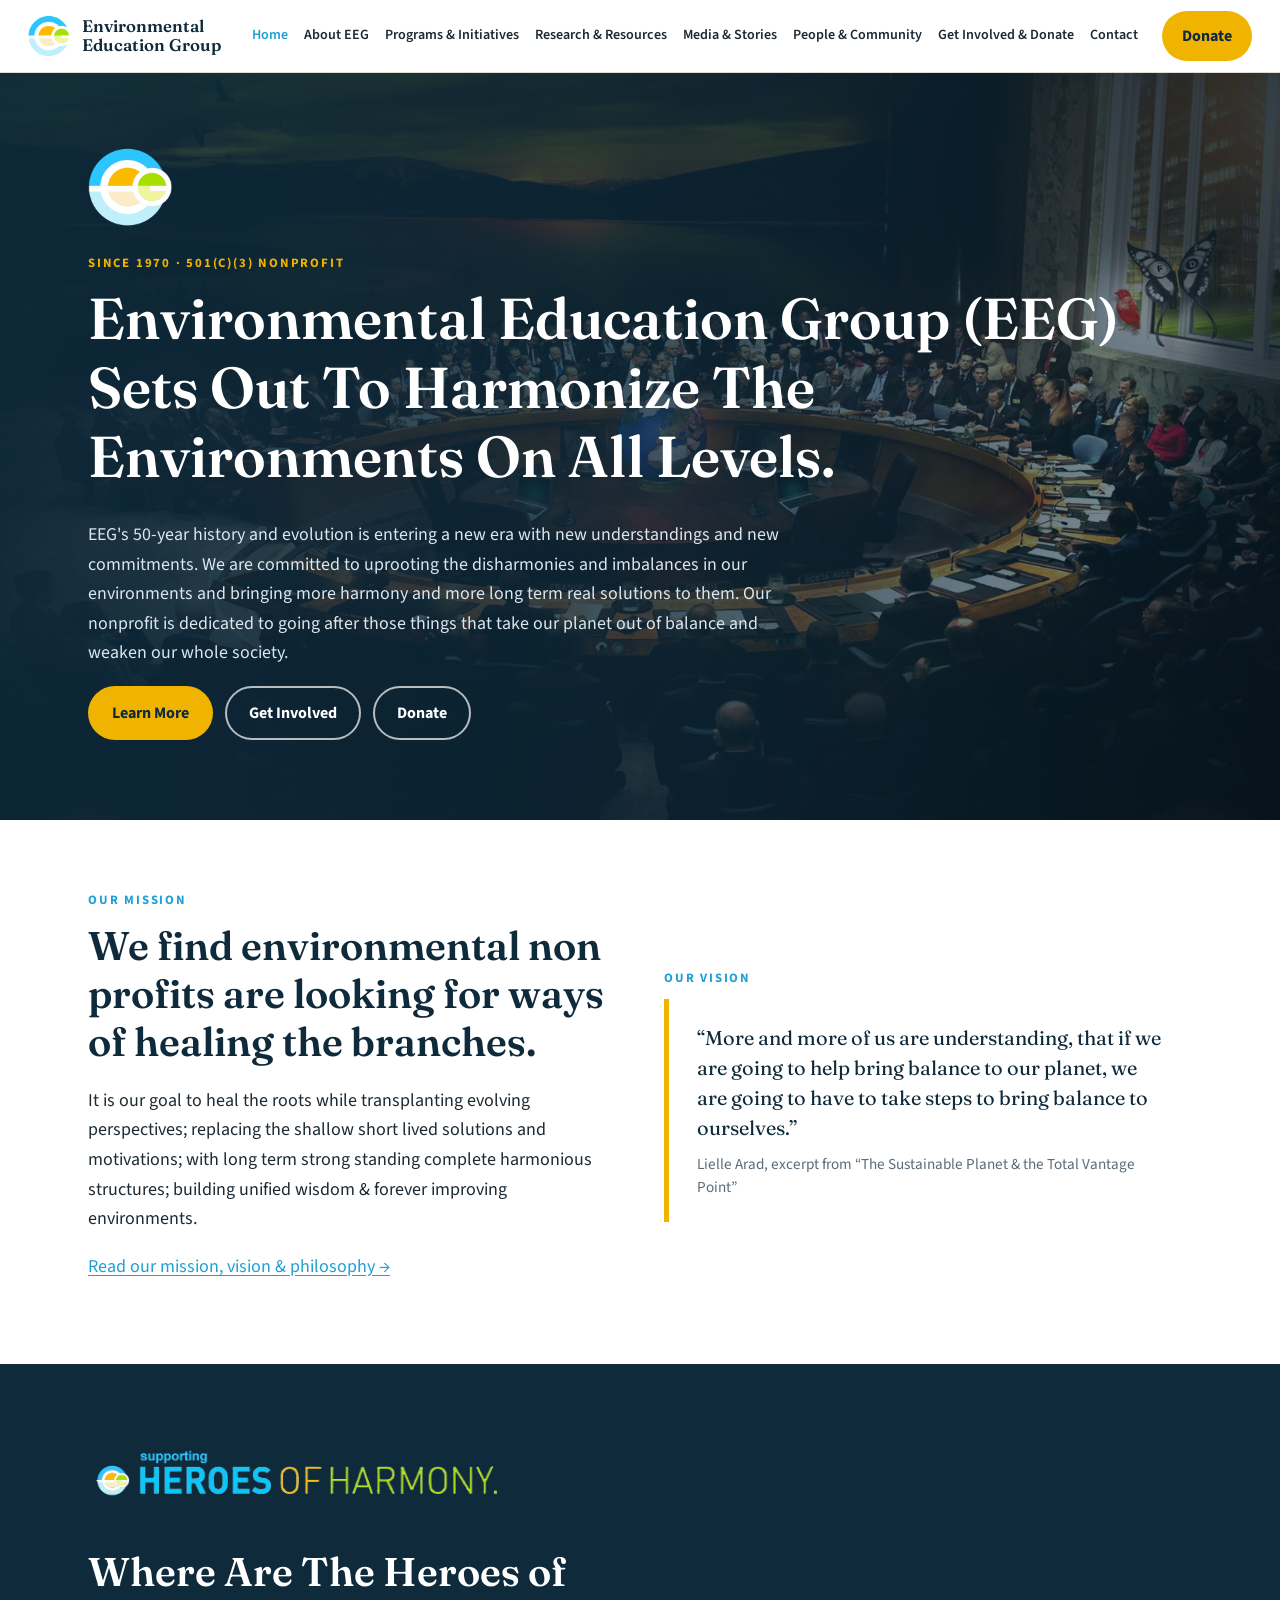
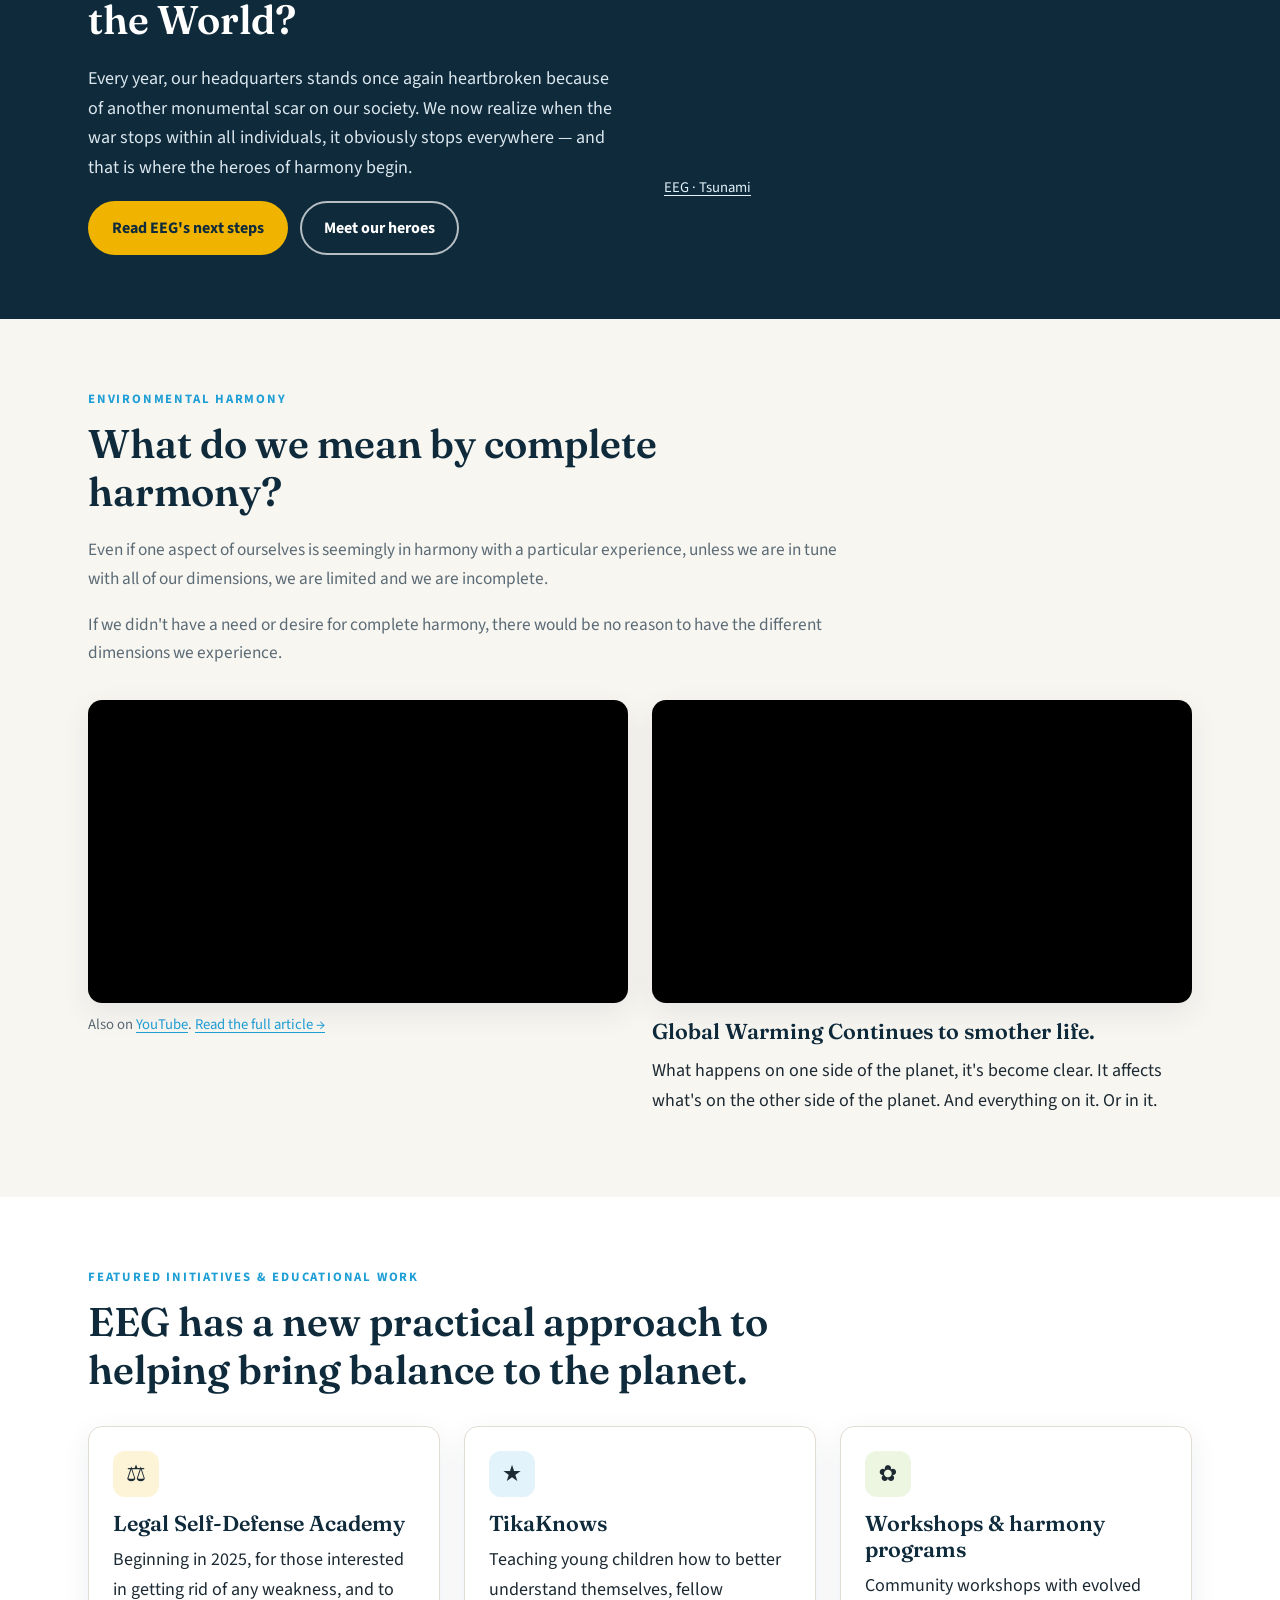
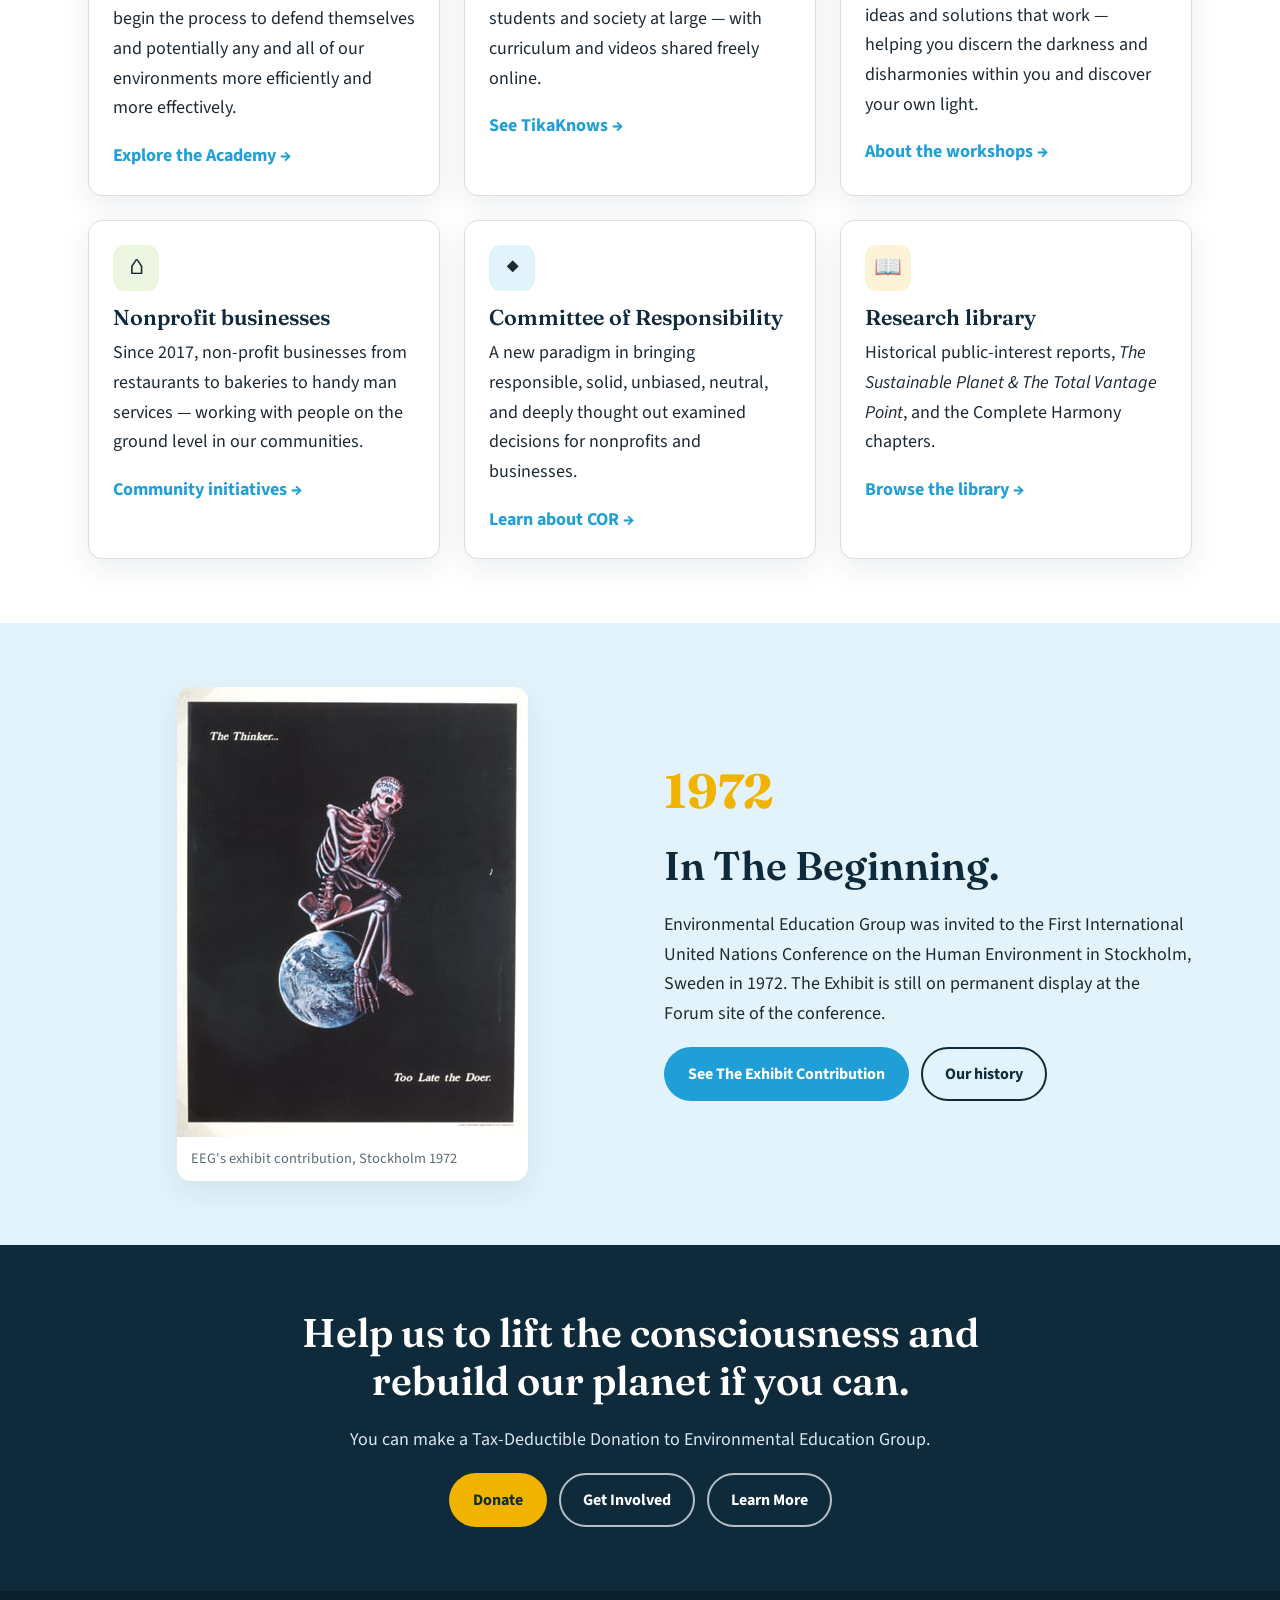
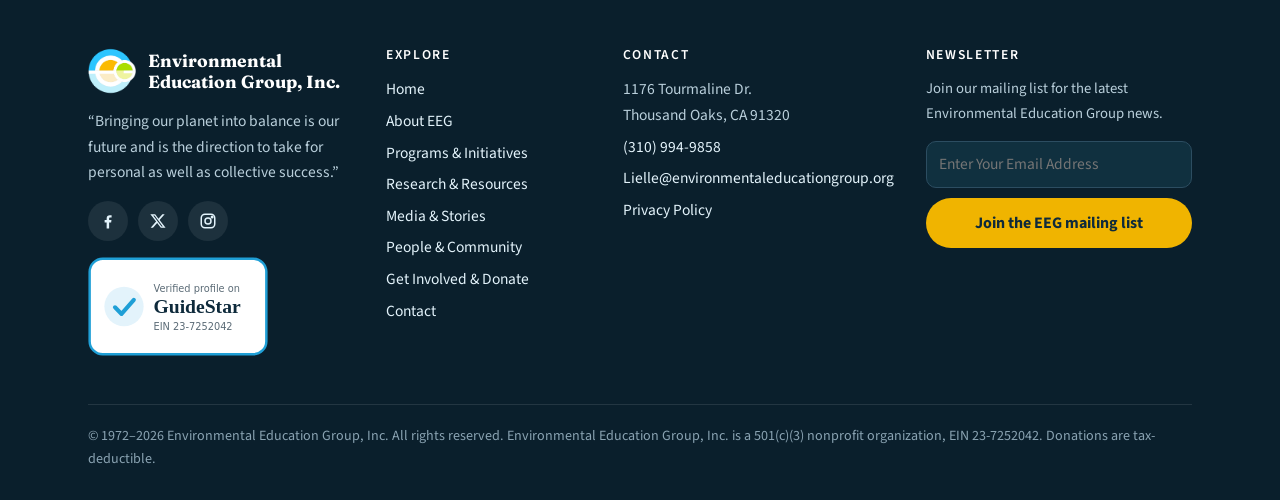
<file: index.html>
<!doctype html>
<html lang="en">
<head>
<meta charset="utf-8">
<meta name="viewport" content="width=device-width, initial-scale=1">
<title>Environmental Education Group</title>
<meta name="description" content="Environmental Education Group sets out to harmonize the environments on all levels.">
<meta name="keywords" content="Non Profit, Environment, Education">
<meta property="og:title" content="Environmental Education Group">
<meta property="og:description" content="Environmental Education Group sets out to harmonize the environments on all levels.">
<meta property="og:image" content="assets/img/eeg_icon2.png">
<link rel="icon" href="assets/img/eeg_icon2.png">
<link rel="preconnect" href="https://fonts.googleapis.com">
<link rel="preconnect" href="https://fonts.gstatic.com" crossorigin>
<link href="https://fonts.googleapis.com/css2?family=Fraunces:opsz,wght@9..144,500;9..144,600;9..144,700&amp;family=Source+Sans+3:wght@400;600;700&amp;display=swap" rel="stylesheet">
<link rel="stylesheet" href="assets/css/style.css?v=3">
</head>
<body>
<a class="skip-link" href="#main">Skip to content</a>
<header class="site-header">
  <div class="container header-inner">
    <a class="brand" href="index.html">
      <img src="assets/img/eeg_icon2.png" alt="" width="44" height="44">
      <span>Environmental Education Group<small>Harmonizing environments on all levels</small></span>
    </a>
    <nav id="site-nav" class="site-nav" aria-label="Main">
      <ul>
      <li><a href="index.html" aria-current="page">Home</a></li>
      <li><a href="about.html">About EEG</a></li>
      <li><a href="programs.html">Programs &amp; Initiatives</a></li>
      <li><a href="resources.html">Research &amp; Resources</a></li>
      <li><a href="media.html">Media &amp; Stories</a></li>
      <li><a href="people.html">People &amp; Community</a></li>
      <li><a href="get-involved.html">Get Involved &amp; Donate</a></li>
      <li><a href="contact.html">Contact</a></li>
      </ul>
    </nav>
    <a class="btn btn-gold header-donate" href="get-involved.html#donate">Donate</a>
    <button class="nav-toggle" type="button" aria-controls="site-nav" aria-expanded="false" aria-label="Open menu">
      <svg viewBox="0 0 24 24" fill="none" stroke="currentColor" stroke-width="2"><path d="M3 6h18M3 12h18M3 18h18"/></svg>
    </button>
  </div>
</header>
<main id="main">
<section class="hero" style="background-image:url('assets/img/EEG_home.jpg')">
  <div class="container">
    <img class="hero-logo" src="assets/img/eeg_icon2.png" alt="Environmental Education Group logo">
    <span class="eyebrow">Since 1970 &middot; 501(c)(3) nonprofit</span>
    <h1>Environmental Education Group (EEG) Sets Out To Harmonize The Environments On All Levels.</h1>
    <p>EEG's 50-year history and evolution is entering a new era with new understandings and new commitments. We are committed to uprooting the disharmonies and imbalances in our environments and bringing more harmony and more long term real solutions to them. Our nonprofit is dedicated to going after those things that take our planet out of balance and weaken our whole society.</p>
    <div class="btn-row">
      <a class="btn btn-gold" href="about.html">Learn More</a>
      <a class="btn btn-ghost-light" href="get-involved.html">Get Involved</a>
      <a class="btn btn-ghost-light" href="get-involved.html#donate">Donate</a>
    </div>
  </div>
</section>

<!-- Mission & vision -->
<section class="section alt">
  <div class="container split">
    <div>
      <span class="eyebrow">Our mission</span>
      <h2>We find environmental non profits are looking for ways of healing the branches.</h2>
      <p class="prose">It is our goal to heal the roots while transplanting evolving perspectives; replacing the shallow short lived solutions and motivations; with long term strong standing complete harmonious structures; building unified wisdom &amp; forever improving environments.</p>
      <p><a class="card-link" href="about.html#mission">Read our mission, vision &amp; philosophy &rarr;</a></p>
    </div>
    <div>
      <span class="eyebrow">Our vision</span>
      <blockquote class="quote">&ldquo;More and more of us are understanding, that if we are going to help bring balance to our planet, we are going to have to take steps to bring balance to ourselves.&rdquo;
        <cite>Lielle Arad, excerpt from &ldquo;The Sustainable Planet &amp; the Total Vantage Point&rdquo;</cite>
      </blockquote>
    </div>
  </div>
</section>

<!-- Heroes headline -->
<section class="section dark">
  <div class="container split">
    <div>
      <img src="assets/img/HEROESOFHARMONY.png" alt="Supporting Heroes of Harmony" style="max-width:420px;margin-bottom:20px">
      <h2>Where Are The Heroes of the World?</h2>
      <p>Every year, our headquarters stands once again heartbroken because of another monumental scar on our society. We now realize when the war stops within all individuals, it obviously stops everywhere &mdash; and that is where the heroes of harmony begin.</p>
      <div class="btn-row">
        <a class="btn btn-gold" href="about.html#next-steps">Read EEG's next steps</a>
        <a class="btn btn-ghost-light" href="people.html">Meet our heroes</a>
      </div>
    </div>
    <div class="audio-embed">
      <iframe title="Tsunami by EEG on SoundCloud" height="300" scrolling="no" allow="autoplay" loading="lazy" src="https://w.soundcloud.com/player/?url=https%3A//api.soundcloud.com/tracks/1095960148&amp;color=%23ff5500&amp;auto_play=false&amp;hide_related=false&amp;show_comments=true&amp;show_user=true&amp;show_reposts=false&amp;show_teaser=true&amp;visual=true"></iframe>
      <p class="small mt-0" style="margin-top:8px"><a style="color:#e3f3fb" href="https://soundcloud.com/user-242184062/tsunami" target="_blank" rel="noopener">EEG &middot; Tsunami</a></p>
    </div>
  </div>
</section>

<!-- Environmental harmony introduction -->
<section class="section">
  <div class="container">
    <div class="section-head">
      <span class="eyebrow">Environmental harmony</span>
      <h2>What do we mean by complete harmony?</h2>
      <p>Even if one aspect of ourselves is seemingly in harmony with a particular experience, unless we are in tune with all of our dimensions, we are limited and we are incomplete.</p>
      <p>If we didn't have a need or desire for complete harmony, there would be no reason to have the different dimensions we experience.</p>
    </div>
    <div class="grid grid-2">
      <div>
        <div class="embed"><iframe title="What do we mean by complete harmony? (EEG video)" src="https://player.vimeo.com/video/348105222?badge=0&amp;autopause=0&amp;player_id=0&amp;app_id=58479" allow="autoplay; fullscreen" allowfullscreen loading="lazy"></iframe></div>
        <p class="small muted" style="margin-top:10px">Also on <a href="https://youtu.be/nJjPfqt4ov4" target="_blank" rel="noopener">YouTube</a>. <a href="resources.html#complete-harmony">Read the full article &rarr;</a></p>
      </div>
      <div>
        <div class="embed"><iframe title="Global Warming Continues to smother life (EEG video)" src="https://player.vimeo.com/video/348104193?badge=0&amp;autopause=0&amp;player_id=0&amp;app_id=58479" allow="autoplay; fullscreen" allowfullscreen loading="lazy"></iframe></div>
        <h3 style="margin-top:16px">Global Warming Continues to smother life.</h3>
        <p>What happens on one side of the planet, it's become clear. It affects what's on the other side of the planet. And everything on it. Or in it.</p>
      </div>
    </div>
  </div>
</section>

<!-- Featured initiatives -->
<section class="section alt">
  <div class="container">
    <div class="section-head">
      <span class="eyebrow">Featured initiatives &amp; educational work</span>
      <h2>EEG has a new practical approach to helping bring balance to the planet.</h2>
    </div>
    <div class="grid grid-3">
      <article class="card">
        <div class="card-icon ci-gold" aria-hidden="true">&#9878;</div>
        <h3>Legal Self-Defense Academy</h3>
        <p>Beginning in 2025, for those interested in getting rid of any weakness, and to begin the process to defend themselves and potentially any and all of our environments more efficiently and more effectively.</p>
        <a class="card-link" href="programs.html#legal-academy">Explore the Academy &rarr;</a>
      </article>
      <article class="card">
        <div class="card-icon ci-sky" aria-hidden="true">&#9733;</div>
        <h3>TikaKnows</h3>
        <p>Teaching young children how to better understand themselves, fellow students and society at large &mdash; with curriculum and videos shared freely online.</p>
        <a class="card-link" href="programs.html#tikaknows">See TikaKnows &rarr;</a>
      </article>
      <article class="card">
        <div class="card-icon ci-lime" aria-hidden="true">&#10047;</div>
        <h3>Workshops &amp; harmony programs</h3>
        <p>Community workshops with evolved ideas and solutions that work &mdash; helping you discern the darkness and disharmonies within you and discover your own light.</p>
        <a class="card-link" href="programs.html#workshops">About the workshops &rarr;</a>
      </article>
      <article class="card">
        <div class="card-icon ci-lime" aria-hidden="true">&#8962;</div>
        <h3>Nonprofit businesses</h3>
        <p>Since 2017, non-profit businesses from restaurants to bakeries to handy man services &mdash; working with people on the ground level in our communities.</p>
        <a class="card-link" href="programs.html#community">Community initiatives &rarr;</a>
      </article>
      <article class="card">
        <div class="card-icon ci-sky" aria-hidden="true">&#9670;</div>
        <h3>Committee of Responsibility</h3>
        <p>A new paradigm in bringing responsible, solid, unbiased, neutral, and deeply thought out examined decisions for nonprofits and businesses.</p>
        <a class="card-link" href="programs.html#cor">Learn about COR &rarr;</a>
      </article>
      <article class="card">
        <div class="card-icon ci-gold" aria-hidden="true">&#128214;</div>
        <h3>Research library</h3>
        <p>Historical public-interest reports, <em>The Sustainable Planet &amp; The Total Vantage Point</em>, and the Complete Harmony chapters.</p>
        <a class="card-link" href="resources.html">Browse the library &rarr;</a>
      </article>
    </div>
  </div>
</section>

<!-- 1972 milestone -->
<section class="section tint">
  <div class="container split">
    <figure class="figure" style="max-width:380px;justify-self:center">
      <img src="assets/img/PG_02214-_2_.jpg" alt="EEG exhibit at the First International United Nations Conference on the Human Environment, Stockholm 1972" loading="lazy">
      <figcaption>EEG's exhibit contribution, Stockholm 1972</figcaption>
    </figure>
    <div>
      <span class="milestone">1972</span>
      <h2 class="mt-2">In The Beginning.</h2>
      <p>Environmental Education Group was invited to the First International United Nations Conference on the Human Environment in Stockholm, Sweden in 1972. The Exhibit is still on permanent display at the Forum site of the conference.</p>
      <div class="btn-row">
        <a class="btn btn-sky" href="https://issuu.com/lielle/docs/alan_exhibit_6461dd05875449" target="_blank" rel="noopener">See The Exhibit Contribution</a>
        <a class="btn btn-outline" href="about.html#history">Our history</a>
      </div>
    </div>
  </div>
</section>

<!-- Calls to action -->
<section class="section dark">
  <div class="container text-center narrow">
    <h2>Help us to lift the consciousness and rebuild our planet if you can.</h2>
    <p>You can make a Tax-Deductible Donation to Environmental Education Group.</p>
    <div class="btn-row" style="justify-content:center">
      <a class="btn btn-gold" href="get-involved.html#donate">Donate</a>
      <a class="btn btn-ghost-light" href="get-involved.html">Get Involved</a>
      <a class="btn btn-ghost-light" href="about.html">Learn More</a>
    </div>
  </div>
</section>

</main>
<footer class="site-footer">
  <div class="container">
    <div class="footer-grid">
      <div>
        <div class="footer-brand"><img src="assets/img/eeg_icon2.png" alt=""><strong>Environmental Education Group, Inc.</strong></div>
        <p>&ldquo;Bringing our planet into balance is our future and is the direction to take for personal as well as collective success.&rdquo;</p>
        <div class="socials">
  <a href="https://www.facebook.com/enviromentaleducation/" target="_blank" rel="noopener" aria-label="EEG on Facebook"><svg viewBox="0 0 24 24" fill="currentColor" aria-hidden="true"><path d="M13.5 22v-8h2.7l.4-3.2h-3.1V8.8c0-.9.3-1.5 1.6-1.5h1.7V4.4c-.3 0-1.3-.1-2.5-.1-2.4 0-4.1 1.5-4.1 4.2v2.3H7.5V14h2.7v8h3.3z"/></svg></a>
  <a href="https://twitter.com/EnvironmentalEG" target="_blank" rel="noopener" aria-label="EEG on X (Twitter)"><svg viewBox="0 0 24 24" fill="currentColor" aria-hidden="true"><path d="M17.8 3h3.1l-6.8 7.8 8 10.2h-6.3l-4.9-6.4L5.3 21H2.2l7.3-8.3L1.8 3h6.4l4.4 5.9L17.8 3zm-1.1 16.2h1.7L7.4 4.7H5.6l11.1 14.5z"/></svg></a>
  <a href="https://www.instagram.com/environmental_education_group/" target="_blank" rel="noopener" aria-label="EEG on Instagram"><svg viewBox="0 0 24 24" fill="none" stroke="currentColor" stroke-width="2" aria-hidden="true"><rect x="3" y="3" width="18" height="18" rx="5"/><circle cx="12" cy="12" r="4"/><circle cx="17.5" cy="6.5" r="1" fill="currentColor"/></svg></a>
</div>
        <a class="guidestar" href="https://www.guidestar.org/profile/23-7252042" target="_blank" rel="noopener"><img src="assets/img/guidestar-profile.svg" alt="Verified profile on GuideStar, EIN 23-7252042" width="180" height="98"></a>
      </div>
      <div>
        <h4>Explore</h4>
        <ul>
          <li><a href="index.html">Home</a></li>
          <li><a href="about.html">About EEG</a></li>
          <li><a href="programs.html">Programs &amp; Initiatives</a></li>
          <li><a href="resources.html">Research &amp; Resources</a></li>
          <li><a href="media.html">Media &amp; Stories</a></li>
          <li><a href="people.html">People &amp; Community</a></li>
          <li><a href="get-involved.html">Get Involved &amp; Donate</a></li>
          <li><a href="contact.html">Contact</a></li>
        </ul>
      </div>
      <div>
        <h4>Contact</h4>
        <ul>
          <li>1176 Tourmaline Dr.<br>Thousand Oaks, CA 91320</li>
          <li><a href="tel:+13109949858">(310) 994-9858</a></li>
          <li><a href="mailto:Lielle@environmentaleducationgroup.org">Lielle@environmentaleducationgroup.org</a></li>
          <li><a href="contact.html#privacy">Privacy Policy</a></li>
        </ul>
      </div>
      <div class="footer-news">
        <h4>Newsletter</h4>
        <p class="small">Join our mailing list for the latest Environmental Education Group news.</p>
        <form class="form" data-form="newsletter">
          <label class="sr-only" for="footer-email">Email address</label>
          <input id="footer-email" type="email" name="email" required placeholder="Enter Your Email Address" autocomplete="email">
          <button class="btn btn-gold" type="submit">Join the EEG mailing list</button>
          <p class="form-status" role="status"></p>
        </form>
      </div>
    </div>
    <div class="footer-bottom">
      &copy; 1972&ndash;<span data-year>2026</span> Environmental Education Group, Inc. All rights reserved.
      Environmental Education Group, Inc. is a 501(c)(3) nonprofit organization, EIN 23-7252042. Donations are tax-deductible.
    </div>
  </div>
</footer>
<script src="assets/js/main.js"></script>
</body>
</html>
</file>
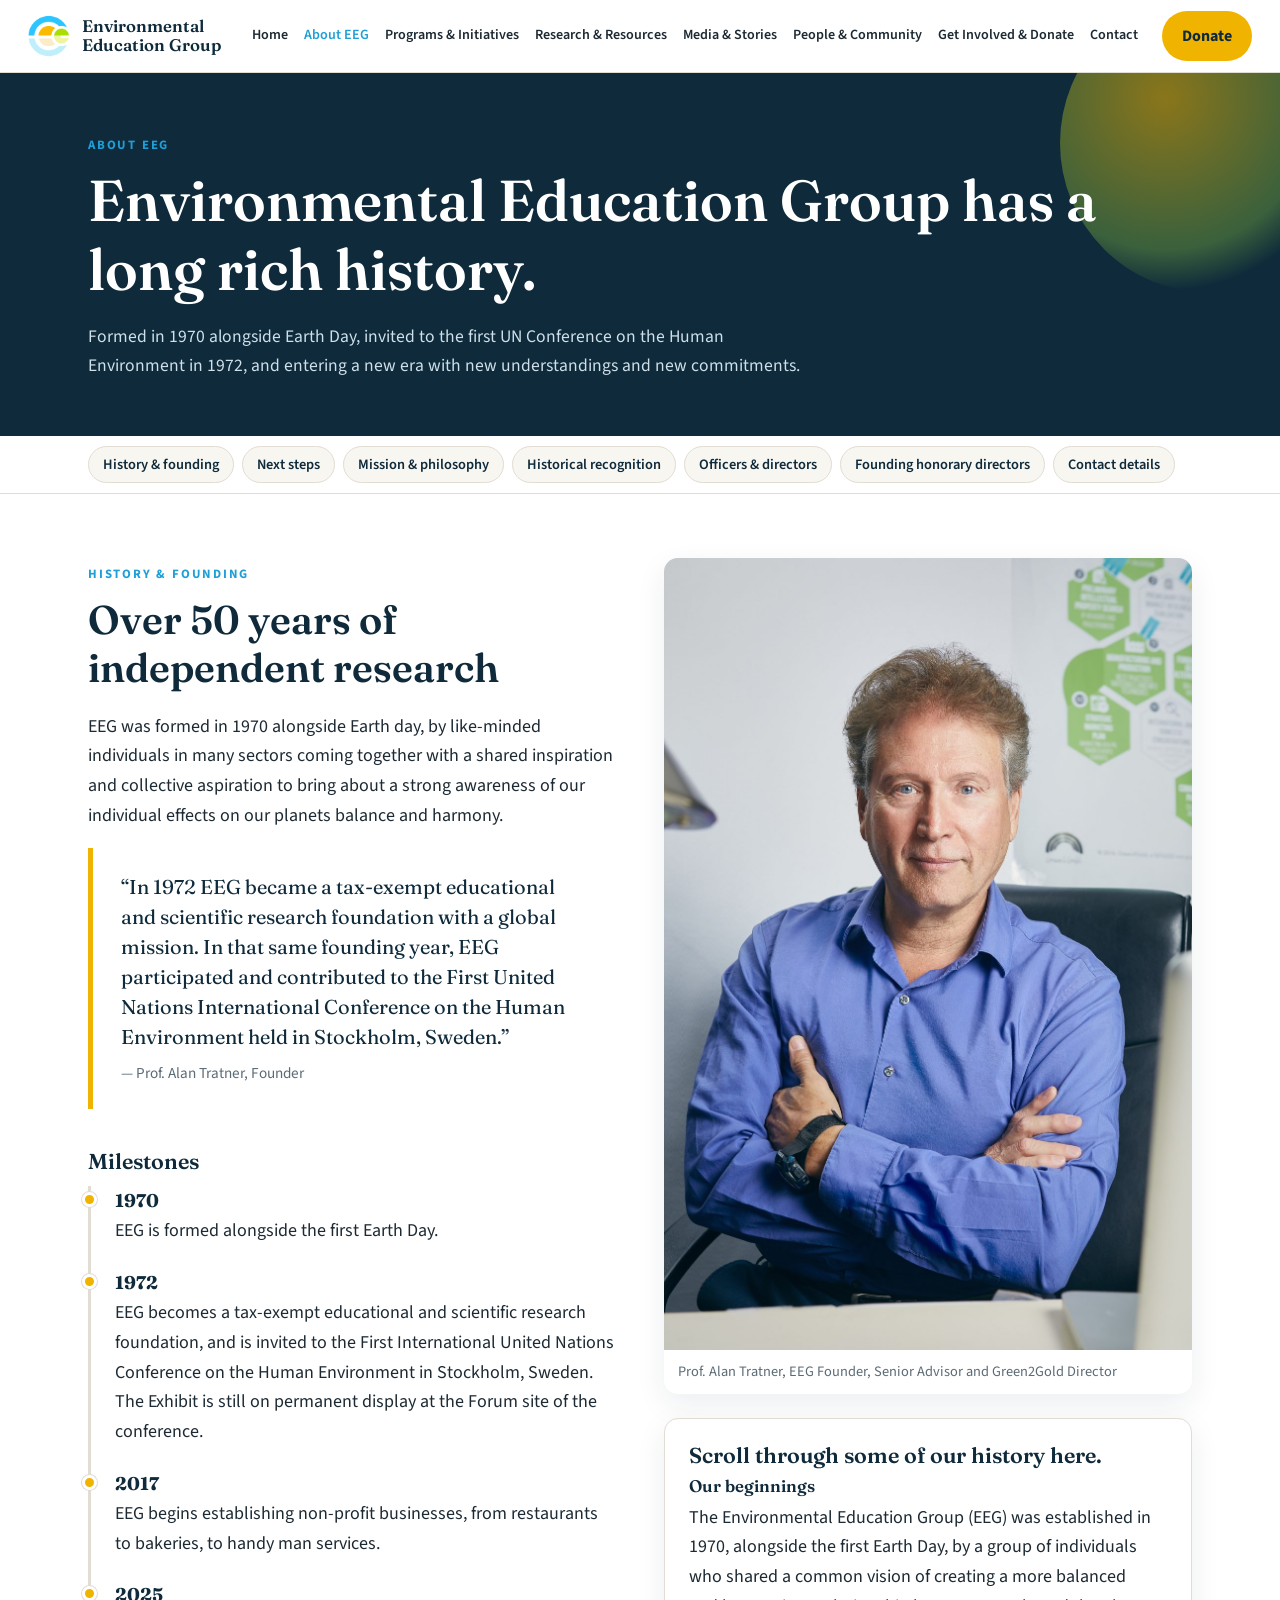
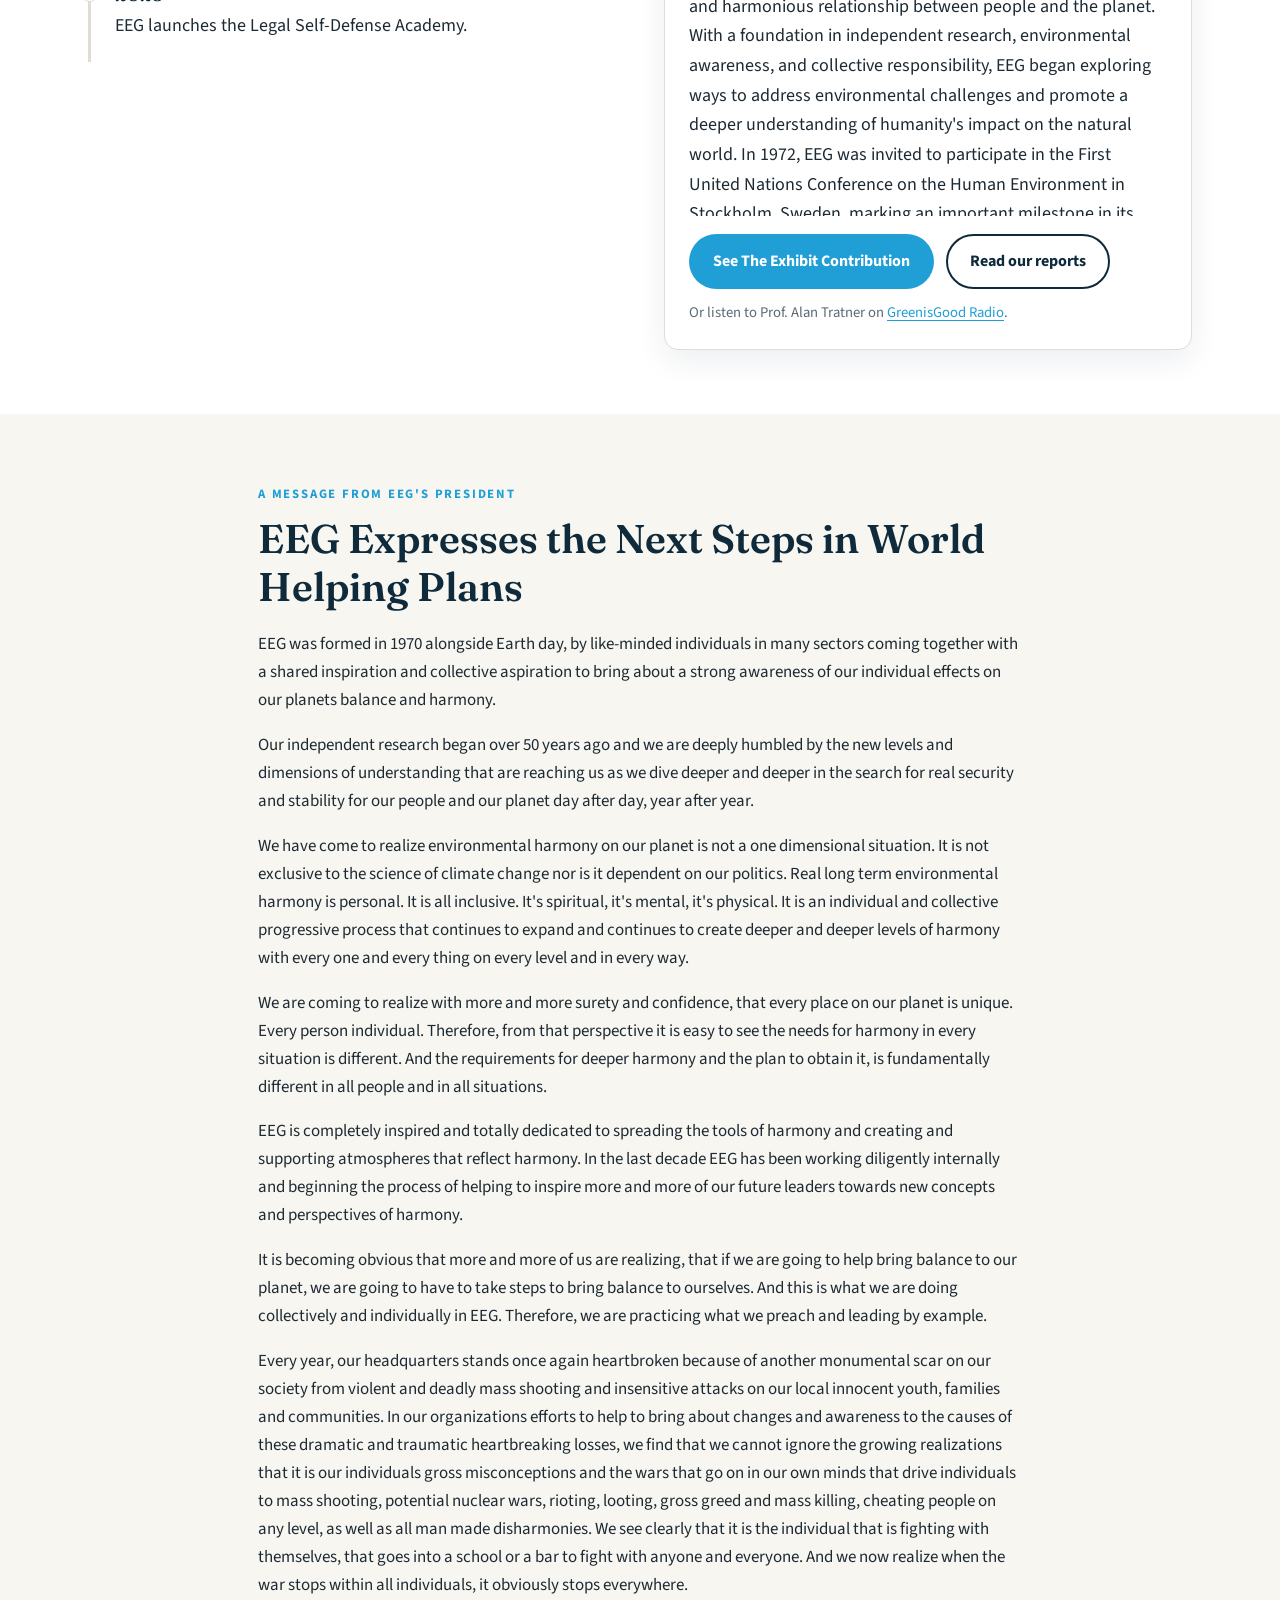
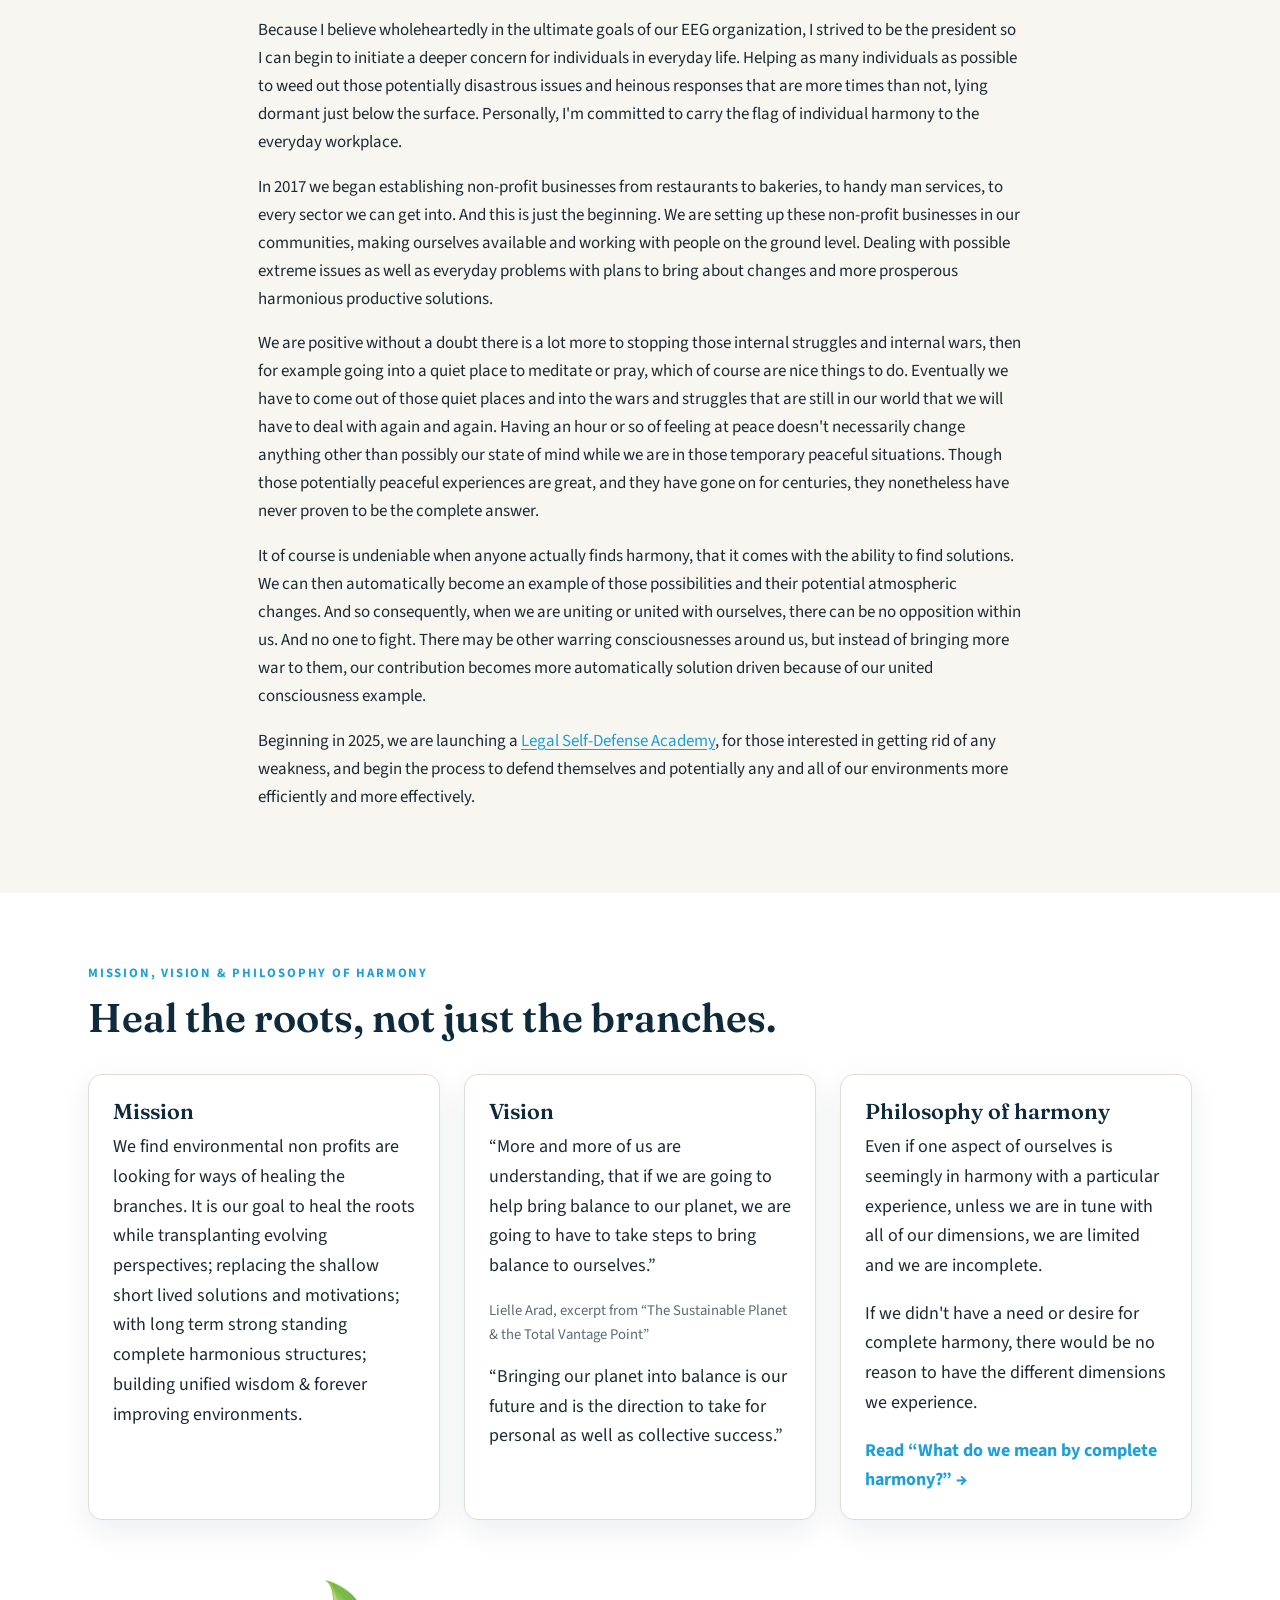
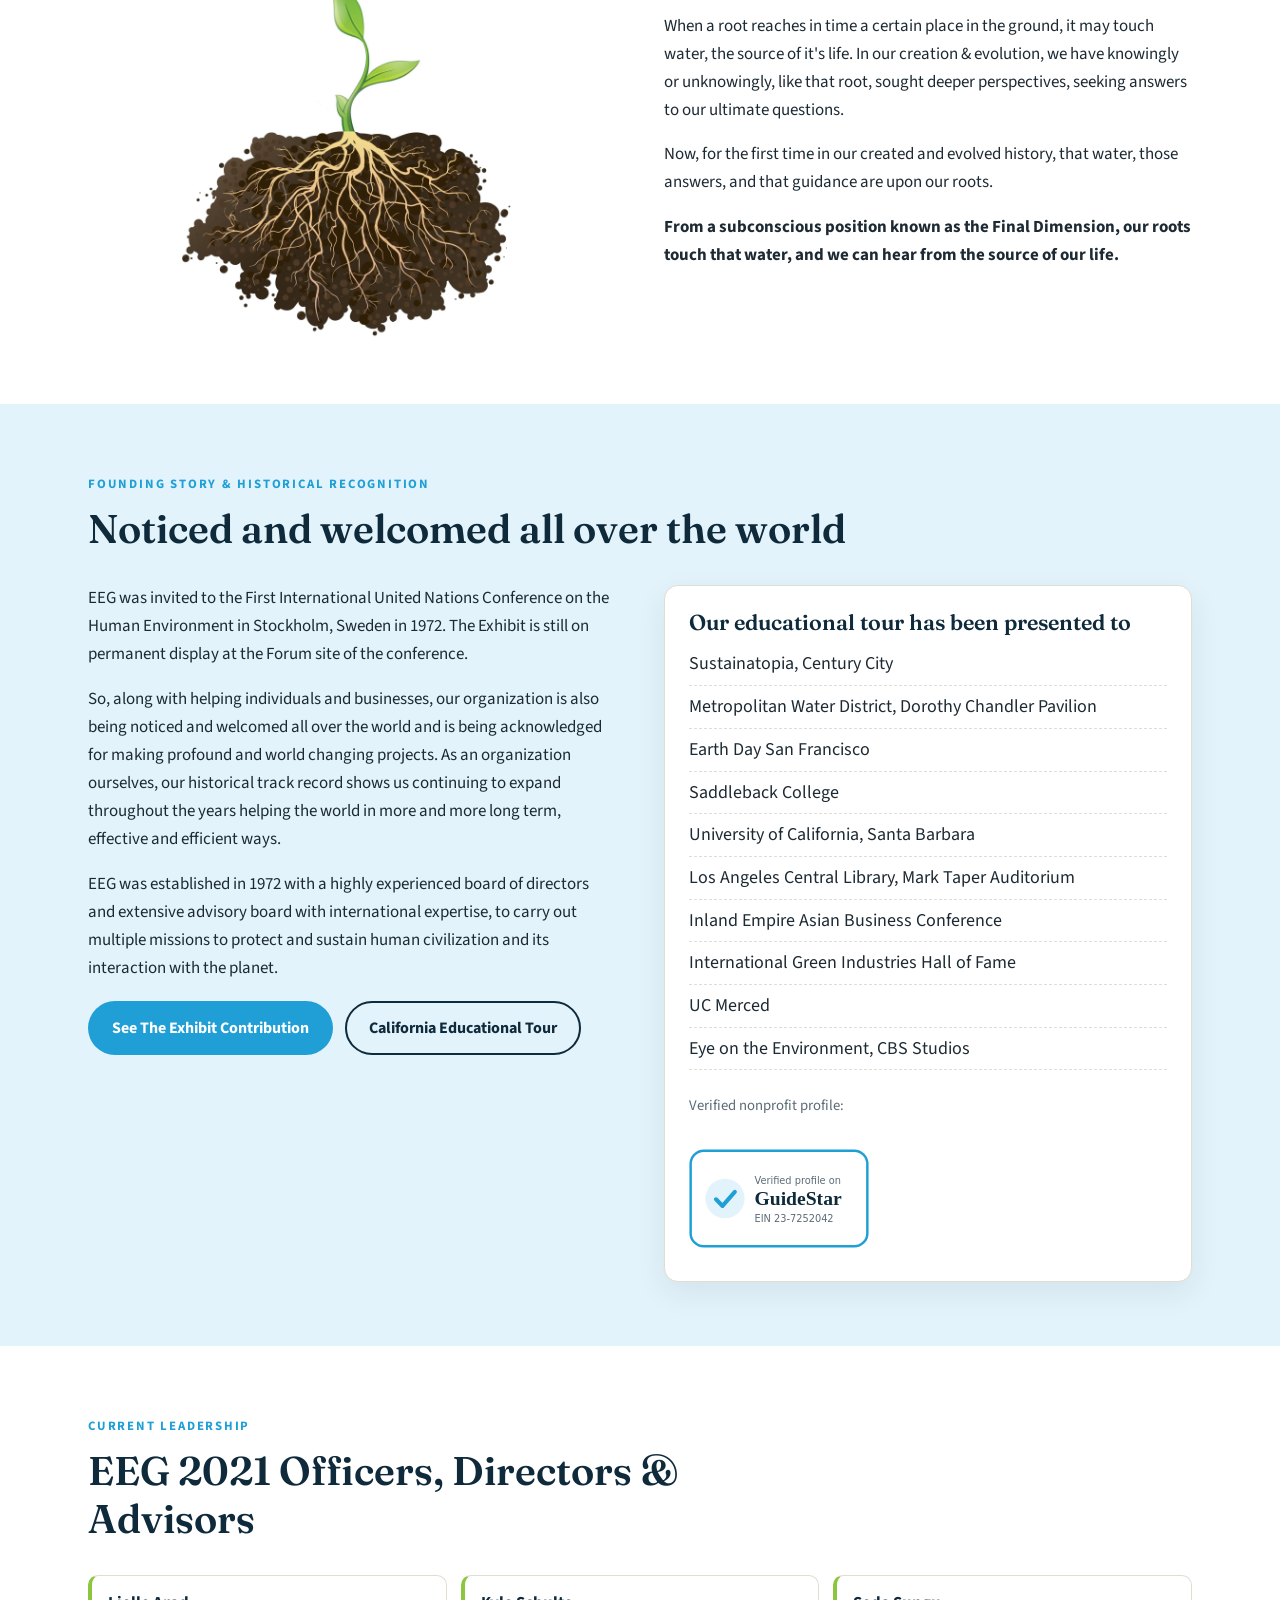
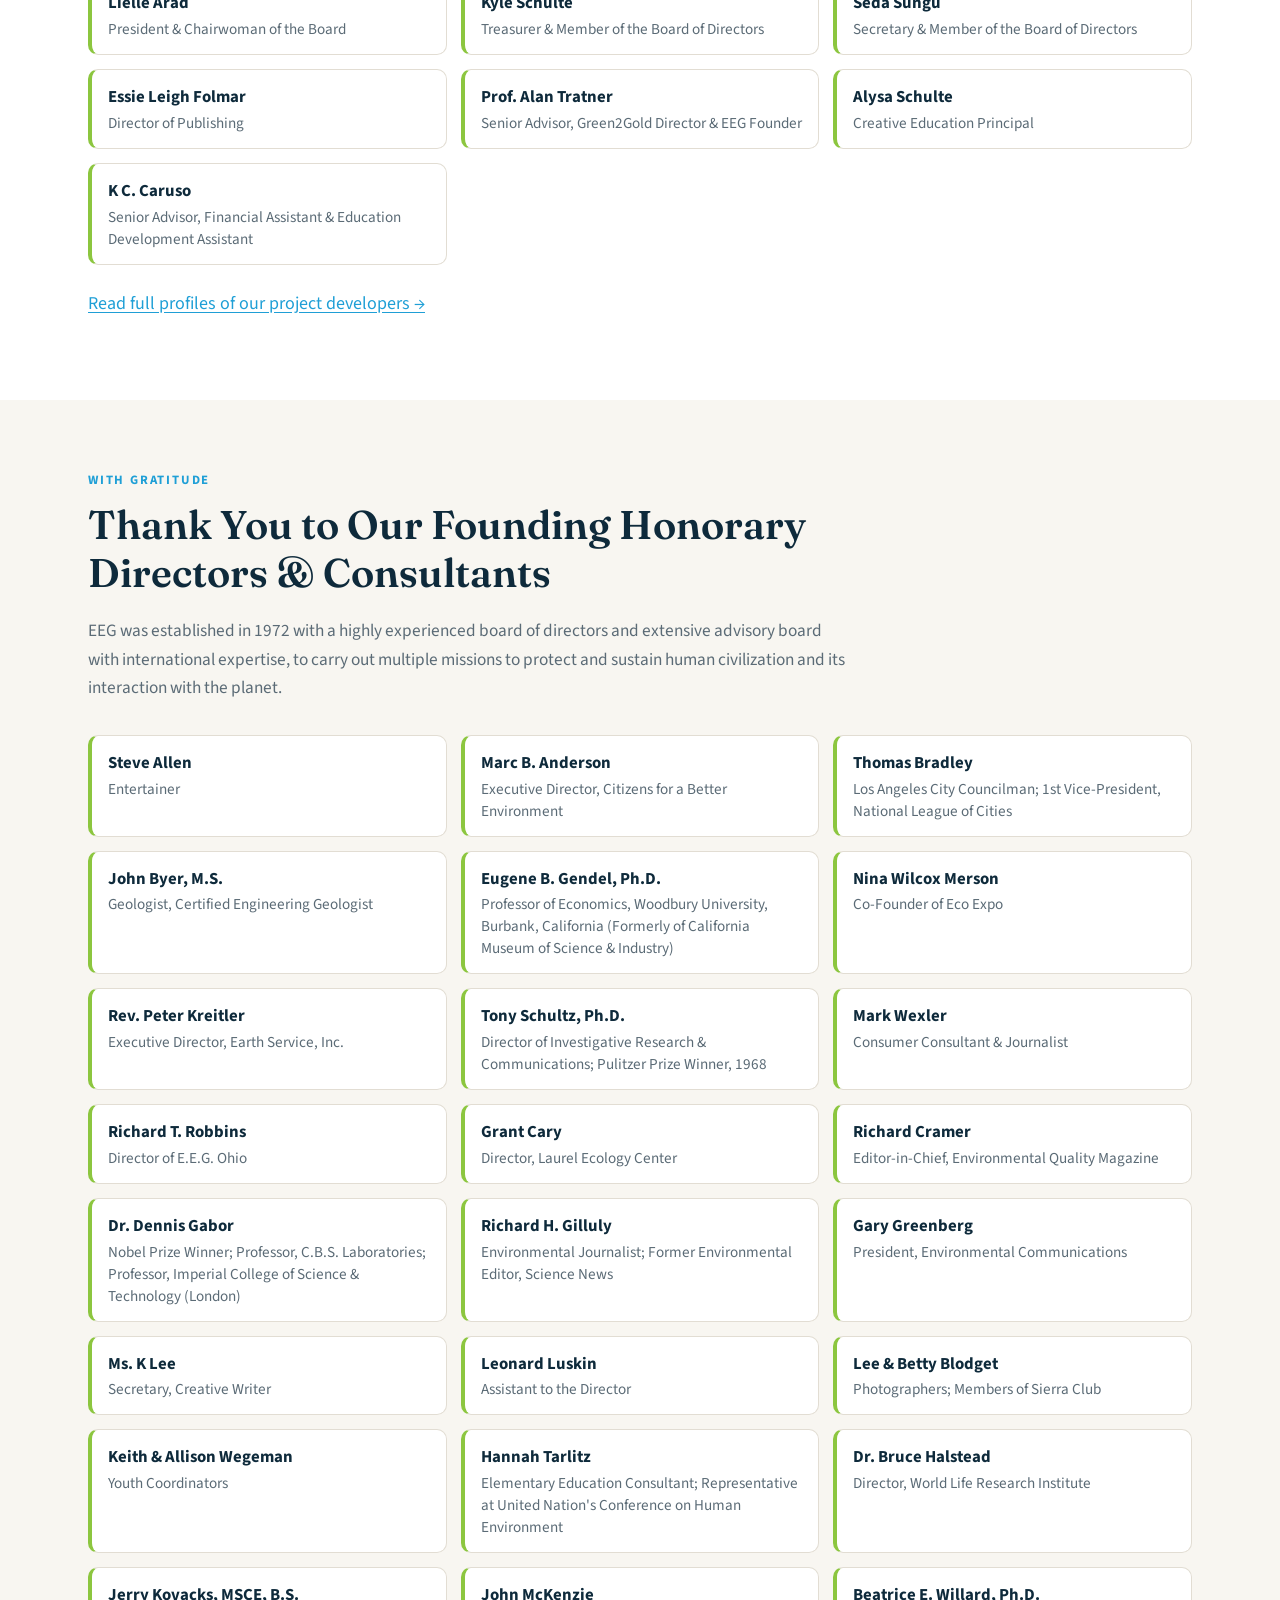
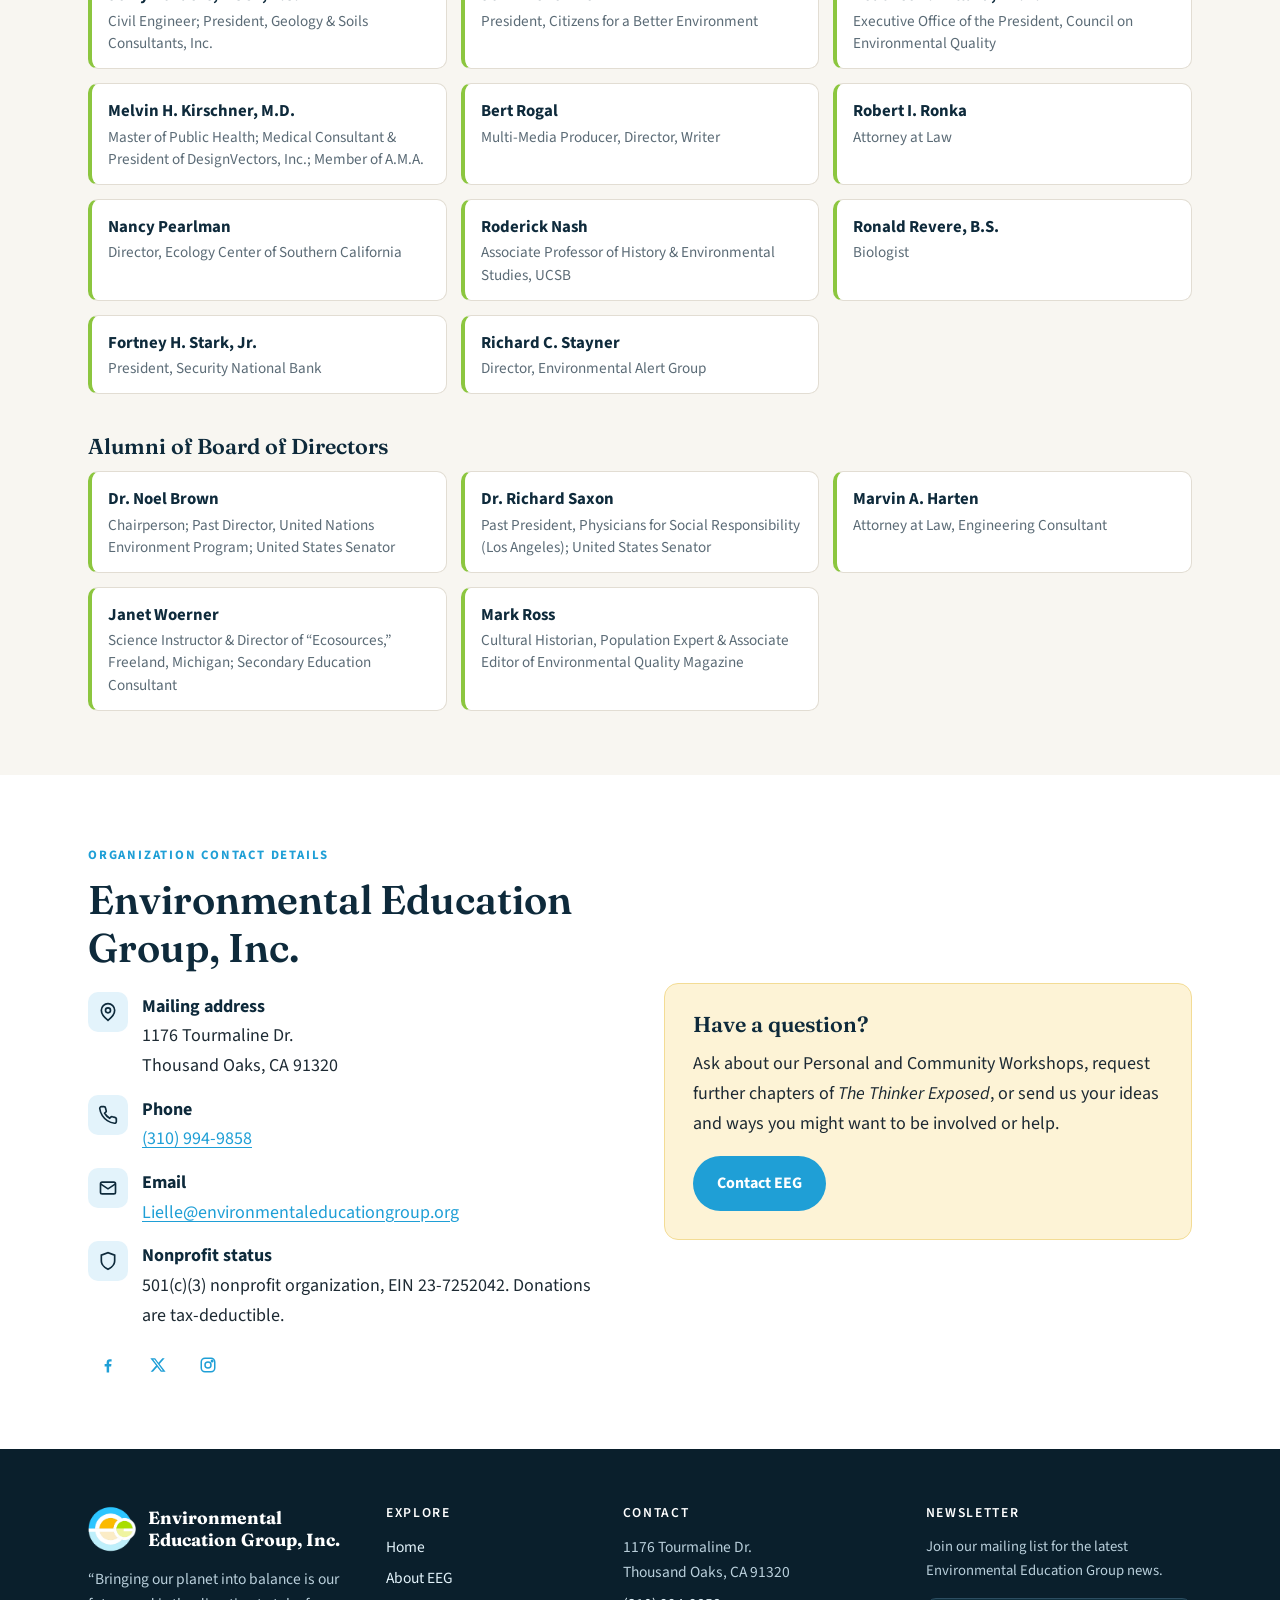
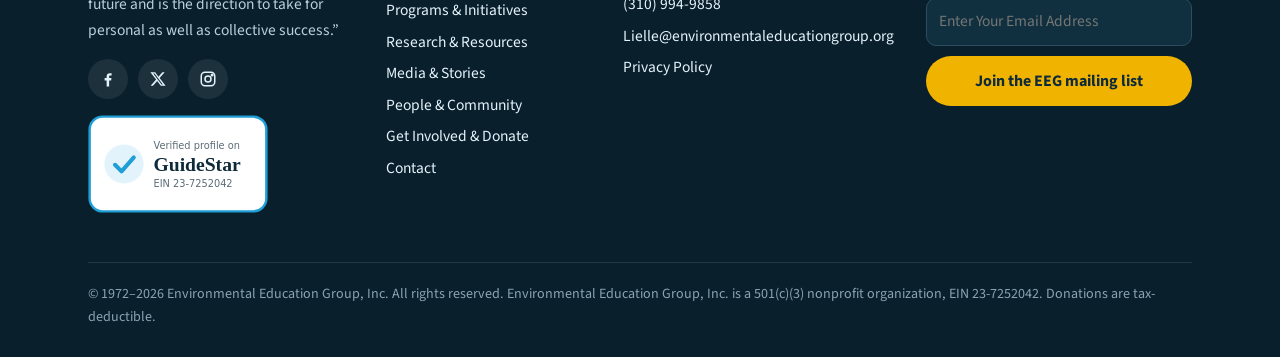
<file: about.html>
<!doctype html>
<html lang="en">
<head>
<meta charset="utf-8">
<meta name="viewport" content="width=device-width, initial-scale=1">
<title>About EEG | Environmental Education Group</title>
<meta name="description" content="The history, mission, philosophy of harmony and leadership of Environmental Education Group, founded alongside the first Earth Day.">
<meta name="keywords" content="Non Profit, Environment, Education">
<meta property="og:title" content="About EEG | Environmental Education Group">
<meta property="og:description" content="The history, mission, philosophy of harmony and leadership of Environmental Education Group, founded alongside the first Earth Day.">
<meta property="og:image" content="assets/img/eeg_icon2.png">
<link rel="icon" href="assets/img/eeg_icon2.png">
<link rel="preconnect" href="https://fonts.googleapis.com">
<link rel="preconnect" href="https://fonts.gstatic.com" crossorigin>
<link href="https://fonts.googleapis.com/css2?family=Fraunces:opsz,wght@9..144,500;9..144,600;9..144,700&amp;family=Source+Sans+3:wght@400;600;700&amp;display=swap" rel="stylesheet">
<link rel="stylesheet" href="assets/css/style.css?v=3">
</head>
<body>
<a class="skip-link" href="#main">Skip to content</a>
<header class="site-header">
  <div class="container header-inner">
    <a class="brand" href="index.html">
      <img src="assets/img/eeg_icon2.png" alt="" width="44" height="44">
      <span>Environmental Education Group<small>Harmonizing environments on all levels</small></span>
    </a>
    <nav id="site-nav" class="site-nav" aria-label="Main">
      <ul>
      <li><a href="index.html">Home</a></li>
      <li><a href="about.html" aria-current="page">About EEG</a></li>
      <li><a href="programs.html">Programs &amp; Initiatives</a></li>
      <li><a href="resources.html">Research &amp; Resources</a></li>
      <li><a href="media.html">Media &amp; Stories</a></li>
      <li><a href="people.html">People &amp; Community</a></li>
      <li><a href="get-involved.html">Get Involved &amp; Donate</a></li>
      <li><a href="contact.html">Contact</a></li>
      </ul>
    </nav>
    <a class="btn btn-gold header-donate" href="get-involved.html#donate">Donate</a>
    <button class="nav-toggle" type="button" aria-controls="site-nav" aria-expanded="false" aria-label="Open menu">
      <svg viewBox="0 0 24 24" fill="none" stroke="currentColor" stroke-width="2"><path d="M3 6h18M3 12h18M3 18h18"/></svg>
    </button>
  </div>
</header>
<main id="main">
<section class="page-header">
  <div class="container">
    <span class="eyebrow">About EEG</span>
    <h1>Environmental Education Group has a long rich history.</h1>
    <p>Formed in 1970 alongside Earth Day, invited to the first UN Conference on the Human Environment in 1972, and entering a new era with new understandings and new commitments.</p>
  </div>
</section>
<nav class="subnav" aria-label="On this page">
  <div class="container"><ul>
    <li><a href="#history">History &amp; founding</a></li>
    <li><a href="#next-steps">Next steps</a></li>
    <li><a href="#mission">Mission &amp; philosophy</a></li>
    <li><a href="#recognition">Historical recognition</a></li>
    <li><a href="#leadership">Officers &amp; directors</a></li>
    <li><a href="#honorary">Founding honorary directors</a></li>
    <li><a href="#contact-details">Contact details</a></li>
  </ul></div>
</nav>

<!-- History & founding -->
<section class="section alt" id="history">
  <div class="container split top">
    <div>
      <span class="eyebrow">History &amp; founding</span>
      <h2>Over 50 years of independent research</h2>
      <p>EEG was formed in 1970 alongside Earth day, by like-minded individuals in many sectors coming together with a shared inspiration and collective aspiration to bring about a strong awareness of our individual effects on our planets balance and harmony.</p>
      <blockquote class="quote">&ldquo;In 1972 EEG became a tax-exempt educational and scientific research foundation with a global mission. In that same founding year, EEG participated and contributed to the First United Nations International Conference on the Human Environment held in Stockholm, Sweden.&rdquo;
        <cite>&mdash; Prof. Alan Tratner, Founder</cite>
      </blockquote>
      <h3 class="mt-3">Milestones</h3>
      <ul class="timeline">
        <li><strong>1970</strong>EEG is formed alongside the first Earth Day.</li>
        <li><strong>1972</strong>EEG becomes a tax-exempt educational and scientific research foundation, and is invited to the First International United Nations Conference on the Human Environment in Stockholm, Sweden. The Exhibit is still on permanent display at the Forum site of the conference.</li>
        <li><strong>2017</strong>EEG begins establishing non-profit businesses, from restaurants to bakeries, to handy man services.</li>
        <li><strong>2025</strong>EEG launches the Legal Self-Defense Academy.</li>
      </ul>
    </div>
    <div>
      <figure class="figure">
        <img src="assets/img/_D4A8464-print.jpg" alt="Prof. Alan Tratner, EEG founder" loading="lazy">
        <figcaption>Prof. Alan Tratner, EEG Founder, Senior Advisor and Green2Gold Director</figcaption>
      </figure>
      <div class="card mt-2">
        <h3>Scroll through some of our history here.</h3>
        <div class="history-scroll" tabindex="0" role="region" aria-label="EEG history">
          <h4>Our beginnings</h4>
          <p>The Environmental Education Group (EEG) was established in 1970, alongside the first Earth Day, by a group of individuals who shared a common vision of creating a more balanced and harmonious relationship between people and the planet. With a foundation in independent research, environmental awareness, and collective responsibility, EEG began exploring ways to address environmental challenges and promote a deeper understanding of humanity's impact on the natural world. In 1972, EEG was invited to participate in the First United Nations Conference on the Human Environment in Stockholm, Sweden, marking an important milestone in its journey toward environmental education and global awareness.</p>
          <h4>EEG today</h4>
          <p>Today, Environmental Education Group continues its mission of harmonizing environments on every level by connecting environmental awareness with personal, social, and community well-being. EEG recognizes that environmental challenges are interconnected with human behavior, individual choices, and the systems in which people live. Through educational initiatives, workshops, seminars, community engagement, and nonprofit ventures, the organization seeks to address the root causes of environmental and societal imbalances. Its initiatives, including <a href="programs.html#community">Green2Gold</a>, support the development of practical solutions that encourage sustainability, cooperation, and a more harmonious relationship between people and the environment.</p>
          <h4>Looking toward the future</h4>
          <p>Looking toward the future, Environmental Education Group envisions a world where individuals, communities, and organizations work together to create lasting environmental and social harmony. EEG aims to expand its educational initiatives, strengthen community-based solutions, and encourage a deeper understanding of the interconnectedness of all life. By supporting innovative projects, developing sustainable nonprofit ventures, and inspiring individuals to become agents of positive change, EEG strives to move beyond temporary solutions toward meaningful, long-term transformation. Its ultimate vision is to help build a healthier, more balanced, and sustainable planet for present and future generations.</p>
        </div>
        <div class="btn-row">
          <a class="btn btn-sky" href="https://issuu.com/lielle/docs/alan_exhibit_6461dd05875449" target="_blank" rel="noopener">See The Exhibit Contribution</a>
          <a class="btn btn-outline" href="resources.html#reports">Read our reports</a>
        </div>
        <p class="small muted" style="margin-top:12px">Or listen to Prof. Alan Tratner on <a href="media.html#radio">GreenisGood Radio</a>.</p>
      </div>
    </div>
  </div>
</section>

<!-- President's message -->
<section class="section" id="next-steps">
  <div class="container narrow prose">
    <span class="eyebrow">A message from EEG's president</span>
    <h2>EEG Expresses the Next Steps in World Helping Plans</h2>
    <p>EEG was formed in 1970 alongside Earth day, by like-minded individuals in many sectors coming together with a shared inspiration and collective aspiration to bring about a strong awareness of our individual effects on our planets balance and harmony.</p>
    <p>Our independent research began over 50 years ago and we are deeply humbled by the new levels and dimensions of understanding that are reaching us as we dive deeper and deeper in the search for real security and stability for our people and our planet day after day, year after year.</p>
    <p>We have come to realize environmental harmony on our planet is not a one dimensional situation. It is not exclusive to the science of climate change nor is it dependent on our politics. Real long term environmental harmony is personal. It is all inclusive. It's spiritual, it's mental, it's physical. It is an individual and collective progressive process that continues to expand and continues to create deeper and deeper levels of harmony with every one and every thing on every level and in every way.</p>
    <p>We are coming to realize with more and more surety and confidence, that every place on our planet is unique. Every person individual. Therefore, from that perspective it is easy to see the needs for harmony in every situation is different. And the requirements for deeper harmony and the plan to obtain it, is fundamentally different in all people and in all situations.</p>
    <p>EEG is completely inspired and totally dedicated to spreading the tools of harmony and creating and supporting atmospheres that reflect harmony. In the last decade EEG has been working diligently internally and beginning the process of helping to inspire more and more of our future leaders towards new concepts and perspectives of harmony.</p>
    <p>It is becoming obvious that more and more of us are realizing, that if we are going to help bring balance to our planet, we are going to have to take steps to bring balance to ourselves. And this is what we are doing collectively and individually in EEG. Therefore, we are practicing what we preach and leading by example.</p>
    <p>Every year, our headquarters stands once again heartbroken because of another monumental scar on our society from violent and deadly mass shooting and insensitive attacks on our local innocent youth, families and communities. In our organizations efforts to help to bring about changes and awareness to the causes of these dramatic and traumatic heartbreaking losses, we find that we cannot ignore the growing realizations that it is our individuals gross misconceptions and the wars that go on in our own minds that drive individuals to mass shooting, potential nuclear wars, rioting, looting, gross greed and mass killing, cheating people on any level, as well as all man made disharmonies. We see clearly that it is the individual that is fighting with themselves, that goes into a school or a bar to fight with anyone and everyone. And we now realize when the war stops within all individuals, it obviously stops everywhere.</p>
    <p>Because I believe wholeheartedly in the ultimate goals of our EEG organization, I strived to be the president so I can begin to initiate a deeper concern for individuals in everyday life. Helping as many individuals as possible to weed out those potentially disastrous issues and heinous responses that are more times than not, lying dormant just below the surface. Personally, I'm committed to carry the flag of individual harmony to the everyday workplace.</p>
    <p>In 2017 we began establishing non-profit businesses from restaurants to bakeries, to handy man services, to every sector we can get into. And this is just the beginning. We are setting up these non-profit businesses in our communities, making ourselves available and working with people on the ground level. Dealing with possible extreme issues as well as everyday problems with plans to bring about changes and more prosperous harmonious productive solutions.</p>
    <p>We are positive without a doubt there is a lot more to stopping those internal struggles and internal wars, then for example going into a quiet place to meditate or pray, which of course are nice things to do. Eventually we have to come out of those quiet places and into the wars and struggles that are still in our world that we will have to deal with again and again. Having an hour or so of feeling at peace doesn't necessarily change anything other than possibly our state of mind while we are in those temporary peaceful situations. Though those potentially peaceful experiences are great, and they have gone on for centuries, they nonetheless have never proven to be the complete answer.</p>
    <p>It of course is undeniable when anyone actually finds harmony, that it comes with the ability to find solutions. We can then automatically become an example of those possibilities and their potential atmospheric changes. And so consequently, when we are uniting or united with ourselves, there can be no opposition within us. And no one to fight. There may be other warring consciousnesses around us, but instead of bringing more war to them, our contribution becomes more automatically solution driven because of our united consciousness example.</p>
    <p>Beginning in 2025, we are launching a <a href="programs.html#legal-academy">Legal Self-Defense Academy</a>, for those interested in getting rid of any weakness, and begin the process to defend themselves and potentially any and all of our environments more efficiently and more effectively.</p>
  </div>
</section>

<!-- Mission, vision & philosophy -->
<section class="section alt" id="mission">
  <div class="container">
    <div class="section-head">
      <span class="eyebrow">Mission, vision &amp; philosophy of harmony</span>
      <h2>Heal the roots, not just the branches.</h2>
    </div>
    <div class="grid grid-3">
      <div class="card">
        <h3>Mission</h3>
        <p>We find environmental non profits are looking for ways of healing the branches. It is our goal to heal the roots while transplanting evolving perspectives; replacing the shallow short lived solutions and motivations; with long term strong standing complete harmonious structures; building unified wisdom &amp; forever improving environments.</p>
      </div>
      <div class="card">
        <h3>Vision</h3>
        <p>&ldquo;More and more of us are understanding, that if we are going to help bring balance to our planet, we are going to have to take steps to bring balance to ourselves.&rdquo;</p>
        <p class="small muted">Lielle Arad, excerpt from &ldquo;The Sustainable Planet &amp; the Total Vantage Point&rdquo;</p>
        <p>&ldquo;Bringing our planet into balance is our future and is the direction to take for personal as well as collective success.&rdquo;</p>
      </div>
      <div class="card">
        <h3>Philosophy of harmony</h3>
        <p>Even if one aspect of ourselves is seemingly in harmony with a particular experience, unless we are in tune with all of our dimensions, we are limited and we are incomplete.</p>
        <p>If we didn't have a need or desire for complete harmony, there would be no reason to have the different dimensions we experience.</p>
        <a class="card-link" href="resources.html#complete-harmony">Read &ldquo;What do we mean by complete harmony?&rdquo; &rarr;</a>
      </div>
    </div>

    <div class="split mt-3">
      <img src="assets/img/root3.jpg" alt="A young plant with its roots reaching deep into the soil" loading="lazy" style="max-width:380px;justify-self:center">
      <div class="prose">
        <p>When a root reaches in time a certain place in the ground, it may touch water, the source of it's life. In our creation &amp; evolution, we have knowingly or unknowingly, like that root, sought deeper perspectives, seeking answers to our ultimate questions.</p>
        <p>Now, for the first time in our created and evolved history, that water, those answers, and that guidance are upon our roots.</p>
        <p><strong>From a subconscious position known as the Final Dimension, our roots touch that water, and we can hear from the source of our life.</strong></p>
      </div>
    </div>
  </div>
</section>

<!-- Founding story & recognition -->
<section class="section tint" id="recognition">
  <div class="container">
    <div class="section-head">
      <span class="eyebrow">Founding story &amp; historical recognition</span>
      <h2>Noticed and welcomed all over the world</h2>
    </div>
    <div class="split top">
      <div class="prose">
        <p>EEG was invited to the First International United Nations Conference on the Human Environment in Stockholm, Sweden in 1972. The Exhibit is still on permanent display at the Forum site of the conference.</p>
        <p>So, along with helping individuals and businesses, our organization is also being noticed and welcomed all over the world and is being acknowledged for making profound and world changing projects. As an organization ourselves, our historical track record shows us continuing to expand throughout the years helping the world in more and more long term, effective and efficient ways.</p>
        <p>EEG was established in 1972 with a highly experienced board of directors and extensive advisory board with international expertise, to carry out multiple missions to protect and sustain human civilization and its interaction with the planet.</p>
        <div class="btn-row">
          <a class="btn btn-sky" href="https://issuu.com/lielle/docs/alan_exhibit_6461dd05875449" target="_blank" rel="noopener">See The Exhibit Contribution</a>
          <a class="btn btn-outline" href="media.html#tour">California Educational Tour</a>
        </div>
      </div>
      <div class="card">
        <h3>Our educational tour has been presented to</h3>
        <ul class="names" style="columns:1">
          <li>Sustainatopia, Century City</li>
          <li>Metropolitan Water District, Dorothy Chandler Pavilion</li>
          <li>Earth Day San Francisco</li>
          <li>Saddleback College</li>
          <li>University of California, Santa Barbara</li>
          <li>Los Angeles Central Library, Mark Taper Auditorium</li>
          <li>Inland Empire Asian Business Conference</li>
          <li>International Green Industries Hall of Fame</li>
          <li>UC Merced</li>
          <li>Eye on the Environment, CBS Studios</li>
        </ul>
        <p class="small muted mt-2">Verified nonprofit profile:</p>
        <a class="guidestar" href="https://www.guidestar.org/profile/23-7252042" target="_blank" rel="noopener"><img src="assets/img/guidestar-profile.svg" alt="Verified profile on GuideStar, EIN 23-7252042" width="180" height="98"></a>
      </div>
    </div>
  </div>
</section>

<!-- Leadership -->
<section class="section alt" id="leadership">
  <div class="container">
    <div class="section-head">
      <span class="eyebrow">Current leadership</span>
      <h2>EEG 2021 Officers, Directors &amp; Advisors</h2>
    </div>
    <div class="roster three">
      <div class="roster-item"><strong>Lielle Arad</strong><span>President &amp; Chairwoman of the Board</span></div>
      <div class="roster-item"><strong>Kyle Schulte</strong><span>Treasurer &amp; Member of the Board of Directors</span></div>
      <div class="roster-item"><strong>Seda Sungu</strong><span>Secretary &amp; Member of the Board of Directors</span></div>
      <div class="roster-item"><strong>Essie Leigh Folmar</strong><span>Director of Publishing</span></div>
      <div class="roster-item"><strong>Prof. Alan Tratner</strong><span>Senior Advisor, Green2Gold Director &amp; EEG Founder</span></div>
      <div class="roster-item"><strong>Alysa Schulte</strong><span>Creative Education Principal</span></div>
      <div class="roster-item"><strong>K C. Caruso</strong><span>Senior Advisor, Financial Assistant &amp; Education Development Assistant</span></div>
    </div>
    <p class="mt-2"><a class="card-link" href="people.html">Read full profiles of our project developers &rarr;</a></p>
  </div>
</section>

<!-- Founding honorary directors -->
<section class="section" id="honorary">
  <div class="container">
    <div class="section-head">
      <span class="eyebrow">With gratitude</span>
      <h2>Thank You to Our Founding Honorary Directors &amp; Consultants</h2>
      <p>EEG was established in 1972 with a highly experienced board of directors and extensive advisory board with international expertise, to carry out multiple missions to protect and sustain human civilization and its interaction with the planet.</p>
    </div>
    <div class="roster three">
      <div class="roster-item"><strong>Steve Allen</strong><span>Entertainer</span></div>
      <div class="roster-item"><strong>Marc B. Anderson</strong><span>Executive Director, Citizens for a Better Environment</span></div>
      <div class="roster-item"><strong>Thomas Bradley</strong><span>Los Angeles City Councilman; 1st Vice-President, National League of Cities</span></div>
      <div class="roster-item"><strong>John Byer, M.S.</strong><span>Geologist, Certified Engineering Geologist</span></div>
      <div class="roster-item"><strong>Eugene B. Gendel, Ph.D.</strong><span>Professor of Economics, Woodbury University, Burbank, California (Formerly of California Museum of Science &amp; Industry)</span></div>
      <div class="roster-item"><strong>Nina Wilcox Merson</strong><span>Co-Founder of Eco Expo</span></div>
      <div class="roster-item"><strong>Rev. Peter Kreitler</strong><span>Executive Director, Earth Service, Inc.</span></div>
      <div class="roster-item"><strong>Tony Schultz, Ph.D.</strong><span>Director of Investigative Research &amp; Communications; Pulitzer Prize Winner, 1968</span></div>
      <div class="roster-item"><strong>Mark Wexler</strong><span>Consumer Consultant &amp; Journalist</span></div>
      <div class="roster-item"><strong>Richard T. Robbins</strong><span>Director of E.E.G. Ohio</span></div>
      <div class="roster-item"><strong>Grant Cary</strong><span>Director, Laurel Ecology Center</span></div>
      <div class="roster-item"><strong>Richard Cramer</strong><span>Editor-in-Chief, Environmental Quality Magazine</span></div>
      <div class="roster-item"><strong>Dr. Dennis Gabor</strong><span>Nobel Prize Winner; Professor, C.B.S. Laboratories; Professor, Imperial College of Science &amp; Technology (London)</span></div>
      <div class="roster-item"><strong>Richard H. Gilluly</strong><span>Environmental Journalist; Former Environmental Editor, Science News</span></div>
      <div class="roster-item"><strong>Gary Greenberg</strong><span>President, Environmental Communications</span></div>
      <div class="roster-item"><strong>Ms. K Lee</strong><span>Secretary, Creative Writer</span></div>
      <div class="roster-item"><strong>Leonard Luskin</strong><span>Assistant to the Director</span></div>
      <div class="roster-item"><strong>Lee &amp; Betty Blodget</strong><span>Photographers; Members of Sierra Club</span></div>
      <div class="roster-item"><strong>Keith &amp; Allison Wegeman</strong><span>Youth Coordinators</span></div>
      <div class="roster-item"><strong>Hannah Tarlitz</strong><span>Elementary Education Consultant; Representative at United Nation's Conference on Human Environment</span></div>
      <div class="roster-item"><strong>Dr. Bruce Halstead</strong><span>Director, World Life Research Institute</span></div>
      <div class="roster-item"><strong>Jerry Kovacks, MSCE, B.S.</strong><span>Civil Engineer; President, Geology &amp; Soils Consultants, Inc.</span></div>
      <div class="roster-item"><strong>John McKenzie</strong><span>President, Citizens for a Better Environment</span></div>
      <div class="roster-item"><strong>Beatrice E. Willard, Ph.D.</strong><span>Executive Office of the President, Council on Environmental Quality</span></div>
      <div class="roster-item"><strong>Melvin H. Kirschner, M.D.</strong><span>Master of Public Health; Medical Consultant &amp; President of DesignVectors, Inc.; Member of A.M.A.</span></div>
      <div class="roster-item"><strong>Bert Rogal</strong><span>Multi-Media Producer, Director, Writer</span></div>
      <div class="roster-item"><strong>Robert I. Ronka</strong><span>Attorney at Law</span></div>
      <div class="roster-item"><strong>Nancy Pearlman</strong><span>Director, Ecology Center of Southern California</span></div>
      <div class="roster-item"><strong>Roderick Nash</strong><span>Associate Professor of History &amp; Environmental Studies, UCSB</span></div>
      <div class="roster-item"><strong>Ronald Revere, B.S.</strong><span>Biologist</span></div>
      <div class="roster-item"><strong>Fortney H. Stark, Jr.</strong><span>President, Security National Bank</span></div>
      <div class="roster-item"><strong>Richard C. Stayner</strong><span>Director, Environmental Alert Group</span></div>
    </div>

    <h3 class="mt-3">Alumni of Board of Directors</h3>
    <div class="roster three">
      <div class="roster-item"><strong>Dr. Noel Brown</strong><span>Chairperson; Past Director, United Nations Environment Program; United States Senator</span></div>
      <div class="roster-item"><strong>Dr. Richard Saxon</strong><span>Past President, Physicians for Social Responsibility (Los Angeles); United States Senator</span></div>
      <div class="roster-item"><strong>Marvin A. Harten</strong><span>Attorney at Law, Engineering Consultant</span></div>
      <div class="roster-item"><strong>Janet Woerner</strong><span>Science Instructor &amp; Director of &ldquo;Ecosources,&rdquo; Freeland, Michigan; Secondary Education Consultant</span></div>
      <div class="roster-item"><strong>Mark Ross</strong><span>Cultural Historian, Population Expert &amp; Associate Editor of Environmental Quality Magazine</span></div>
    </div>
  </div>
</section>

<!-- Contact details -->
<section class="section alt" id="contact-details">
  <div class="container split">
    <div>
      <span class="eyebrow">Organization contact details</span>
      <h2>Environmental Education Group, Inc.</h2>
      <ul class="contact-list">
        <li><span class="ico"><svg viewBox="0 0 24 24" fill="none" stroke="currentColor" stroke-width="2" aria-hidden="true"><path d="M20 10c0 6-8 12-8 12S4 16 4 10a8 8 0 0 1 16 0z"/><circle cx="12" cy="10" r="3"/></svg></span><div><strong>Mailing address</strong>1176 Tourmaline Dr.<br>Thousand Oaks, CA 91320</div></li>
        <li><span class="ico"><svg viewBox="0 0 24 24" fill="none" stroke="currentColor" stroke-width="2" aria-hidden="true"><path d="M22 16.9v3a2 2 0 0 1-2.2 2 19.8 19.8 0 0 1-8.6-3.1 19.5 19.5 0 0 1-6-6A19.8 19.8 0 0 1 2.1 4.2 2 2 0 0 1 4.1 2h3a2 2 0 0 1 2 1.7c.1 1 .4 1.9.7 2.8a2 2 0 0 1-.5 2.1L8 9.9a16 16 0 0 0 6 6l1.3-1.3a2 2 0 0 1 2.1-.4c.9.3 1.8.6 2.8.7a2 2 0 0 1 1.7 2z"/></svg></span><div><strong>Phone</strong><a href="tel:+13109949858">(310) 994-9858</a></div></li>
        <li><span class="ico"><svg viewBox="0 0 24 24" fill="none" stroke="currentColor" stroke-width="2" aria-hidden="true"><rect x="3" y="5" width="18" height="14" rx="2"/><path d="m3 7 9 6 9-6"/></svg></span><div><strong>Email</strong><a href="mailto:Lielle@environmentaleducationgroup.org">Lielle@environmentaleducationgroup.org</a></div></li>
        <li><span class="ico"><svg viewBox="0 0 24 24" fill="none" stroke="currentColor" stroke-width="2" aria-hidden="true"><path d="M12 22s8-4 8-10V5l-8-3-8 3v7c0 6 8 10 8 10z"/></svg></span><div><strong>Nonprofit status</strong>501(c)(3) nonprofit organization, EIN 23-7252042. Donations are tax-deductible.</div></li>
      </ul>
      <div class="socials">
  <a href="https://www.facebook.com/enviromentaleducation/" target="_blank" rel="noopener" aria-label="EEG on Facebook"><svg viewBox="0 0 24 24" fill="currentColor" aria-hidden="true"><path d="M13.5 22v-8h2.7l.4-3.2h-3.1V8.8c0-.9.3-1.5 1.6-1.5h1.7V4.4c-.3 0-1.3-.1-2.5-.1-2.4 0-4.1 1.5-4.1 4.2v2.3H7.5V14h2.7v8h3.3z"/></svg></a>
  <a href="https://twitter.com/EnvironmentalEG" target="_blank" rel="noopener" aria-label="EEG on X (Twitter)"><svg viewBox="0 0 24 24" fill="currentColor" aria-hidden="true"><path d="M17.8 3h3.1l-6.8 7.8 8 10.2h-6.3l-4.9-6.4L5.3 21H2.2l7.3-8.3L1.8 3h6.4l4.4 5.9L17.8 3zm-1.1 16.2h1.7L7.4 4.7H5.6l11.1 14.5z"/></svg></a>
  <a href="https://www.instagram.com/environmental_education_group/" target="_blank" rel="noopener" aria-label="EEG on Instagram"><svg viewBox="0 0 24 24" fill="none" stroke="currentColor" stroke-width="2" aria-hidden="true"><rect x="3" y="3" width="18" height="18" rx="5"/><circle cx="12" cy="12" r="4"/><circle cx="17.5" cy="6.5" r="1" fill="currentColor"/></svg></a>
</div>
    </div>
    <div class="callout">
      <h3>Have a question?</h3>
      <p>Ask about our Personal and Community Workshops, request further chapters of <em>The Thinker Exposed</em>, or send us your ideas and ways you might want to be involved or help.</p>
      <a class="btn btn-sky" href="contact.html">Contact EEG</a>
    </div>
  </div>
</section>

</main>
<footer class="site-footer">
  <div class="container">
    <div class="footer-grid">
      <div>
        <div class="footer-brand"><img src="assets/img/eeg_icon2.png" alt=""><strong>Environmental Education Group, Inc.</strong></div>
        <p>&ldquo;Bringing our planet into balance is our future and is the direction to take for personal as well as collective success.&rdquo;</p>
        <div class="socials">
  <a href="https://www.facebook.com/enviromentaleducation/" target="_blank" rel="noopener" aria-label="EEG on Facebook"><svg viewBox="0 0 24 24" fill="currentColor" aria-hidden="true"><path d="M13.5 22v-8h2.7l.4-3.2h-3.1V8.8c0-.9.3-1.5 1.6-1.5h1.7V4.4c-.3 0-1.3-.1-2.5-.1-2.4 0-4.1 1.5-4.1 4.2v2.3H7.5V14h2.7v8h3.3z"/></svg></a>
  <a href="https://twitter.com/EnvironmentalEG" target="_blank" rel="noopener" aria-label="EEG on X (Twitter)"><svg viewBox="0 0 24 24" fill="currentColor" aria-hidden="true"><path d="M17.8 3h3.1l-6.8 7.8 8 10.2h-6.3l-4.9-6.4L5.3 21H2.2l7.3-8.3L1.8 3h6.4l4.4 5.9L17.8 3zm-1.1 16.2h1.7L7.4 4.7H5.6l11.1 14.5z"/></svg></a>
  <a href="https://www.instagram.com/environmental_education_group/" target="_blank" rel="noopener" aria-label="EEG on Instagram"><svg viewBox="0 0 24 24" fill="none" stroke="currentColor" stroke-width="2" aria-hidden="true"><rect x="3" y="3" width="18" height="18" rx="5"/><circle cx="12" cy="12" r="4"/><circle cx="17.5" cy="6.5" r="1" fill="currentColor"/></svg></a>
</div>
        <a class="guidestar" href="https://www.guidestar.org/profile/23-7252042" target="_blank" rel="noopener"><img src="assets/img/guidestar-profile.svg" alt="Verified profile on GuideStar, EIN 23-7252042" width="180" height="98"></a>
      </div>
      <div>
        <h4>Explore</h4>
        <ul>
          <li><a href="index.html">Home</a></li>
          <li><a href="about.html">About EEG</a></li>
          <li><a href="programs.html">Programs &amp; Initiatives</a></li>
          <li><a href="resources.html">Research &amp; Resources</a></li>
          <li><a href="media.html">Media &amp; Stories</a></li>
          <li><a href="people.html">People &amp; Community</a></li>
          <li><a href="get-involved.html">Get Involved &amp; Donate</a></li>
          <li><a href="contact.html">Contact</a></li>
        </ul>
      </div>
      <div>
        <h4>Contact</h4>
        <ul>
          <li>1176 Tourmaline Dr.<br>Thousand Oaks, CA 91320</li>
          <li><a href="tel:+13109949858">(310) 994-9858</a></li>
          <li><a href="mailto:Lielle@environmentaleducationgroup.org">Lielle@environmentaleducationgroup.org</a></li>
          <li><a href="contact.html#privacy">Privacy Policy</a></li>
        </ul>
      </div>
      <div class="footer-news">
        <h4>Newsletter</h4>
        <p class="small">Join our mailing list for the latest Environmental Education Group news.</p>
        <form class="form" data-form="newsletter">
          <label class="sr-only" for="footer-email">Email address</label>
          <input id="footer-email" type="email" name="email" required placeholder="Enter Your Email Address" autocomplete="email">
          <button class="btn btn-gold" type="submit">Join the EEG mailing list</button>
          <p class="form-status" role="status"></p>
        </form>
      </div>
    </div>
    <div class="footer-bottom">
      &copy; 1972&ndash;<span data-year>2026</span> Environmental Education Group, Inc. All rights reserved.
      Environmental Education Group, Inc. is a 501(c)(3) nonprofit organization, EIN 23-7252042. Donations are tax-deductible.
    </div>
  </div>
</footer>
<script src="assets/js/main.js"></script>
</body>
</html>
</file>
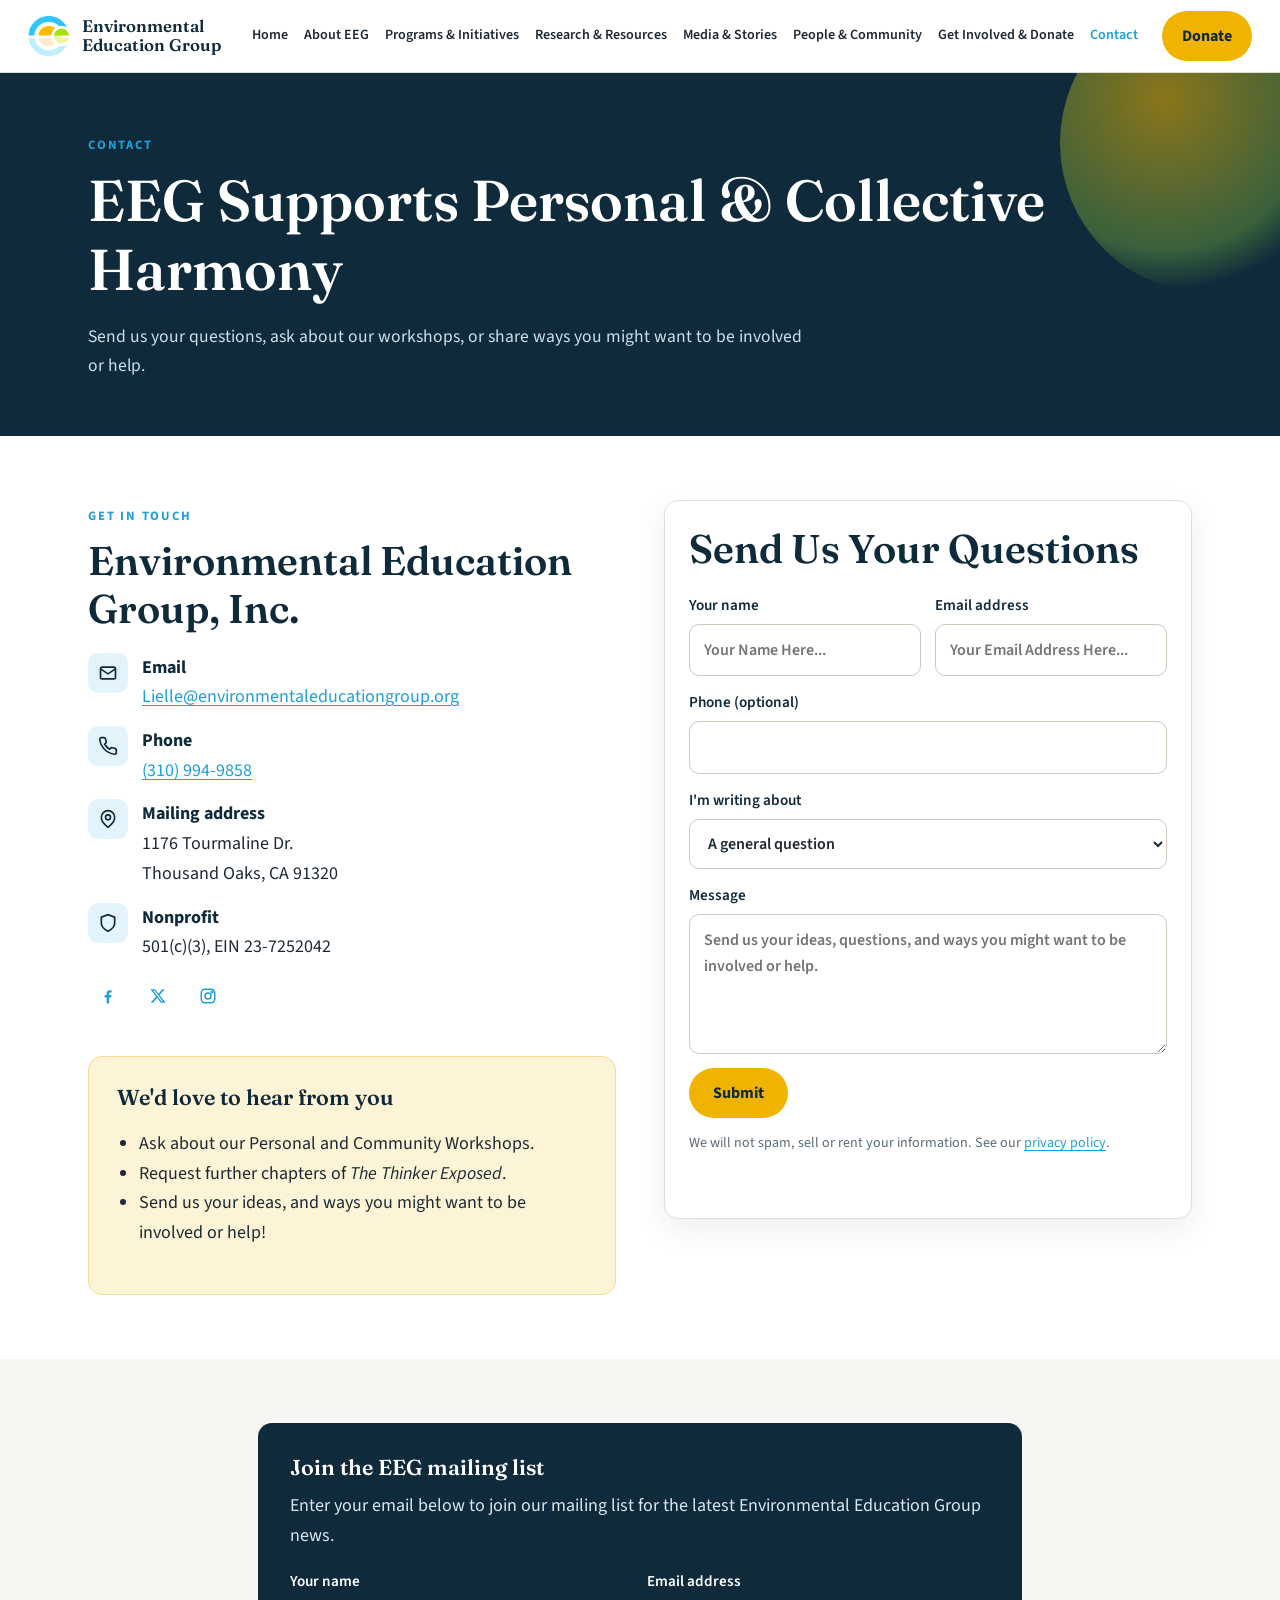
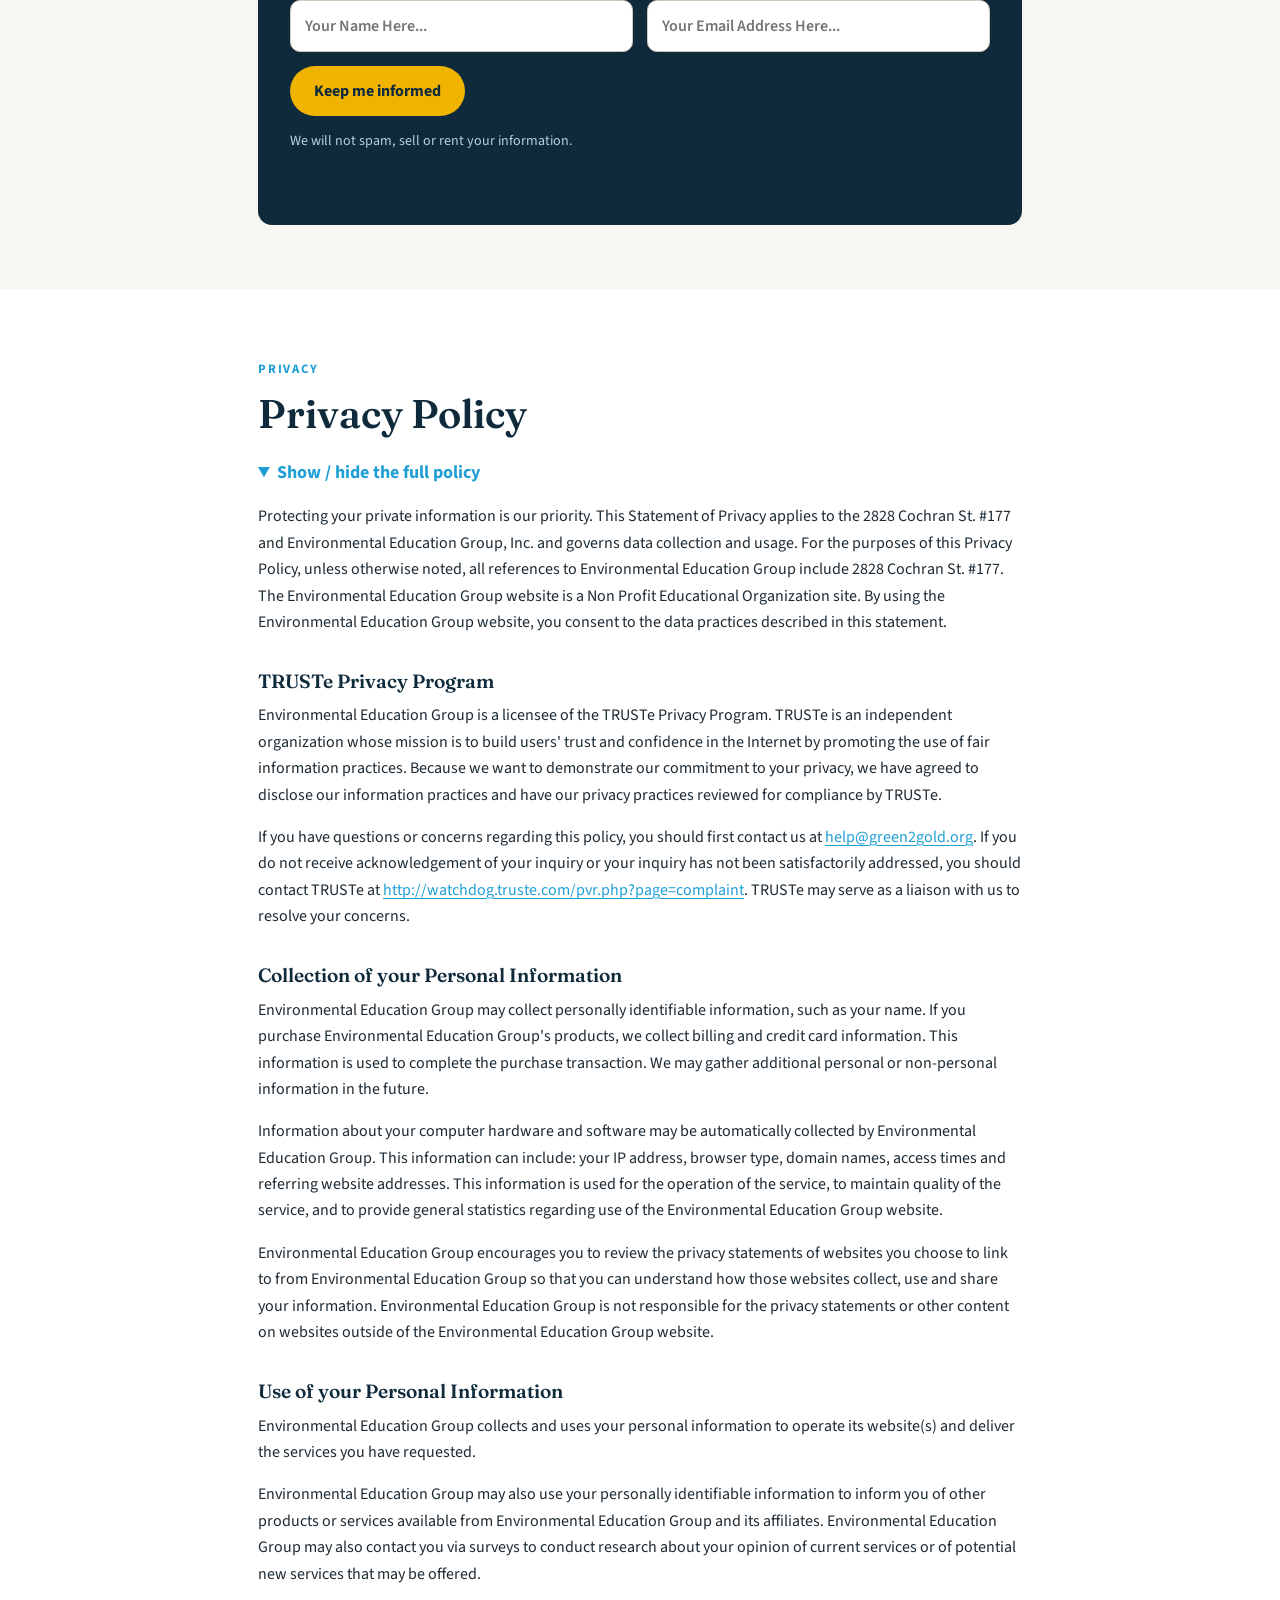
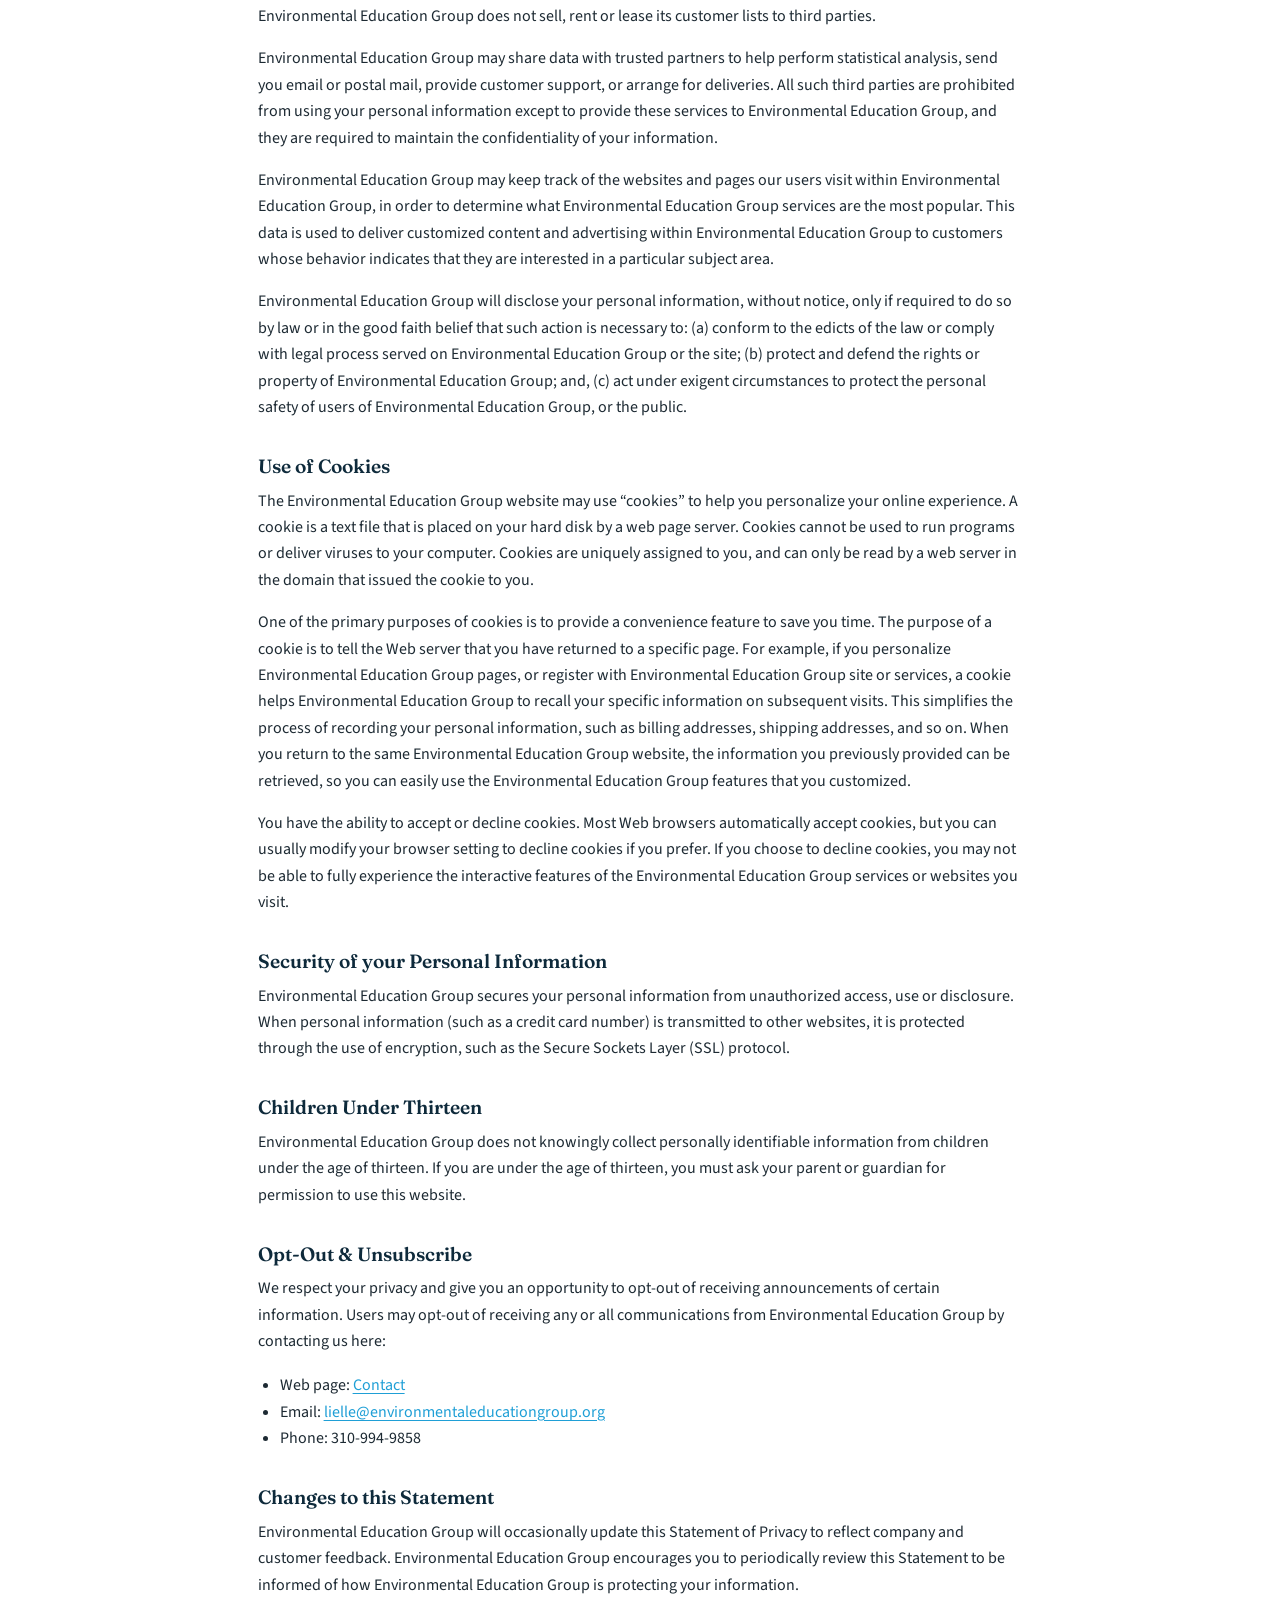
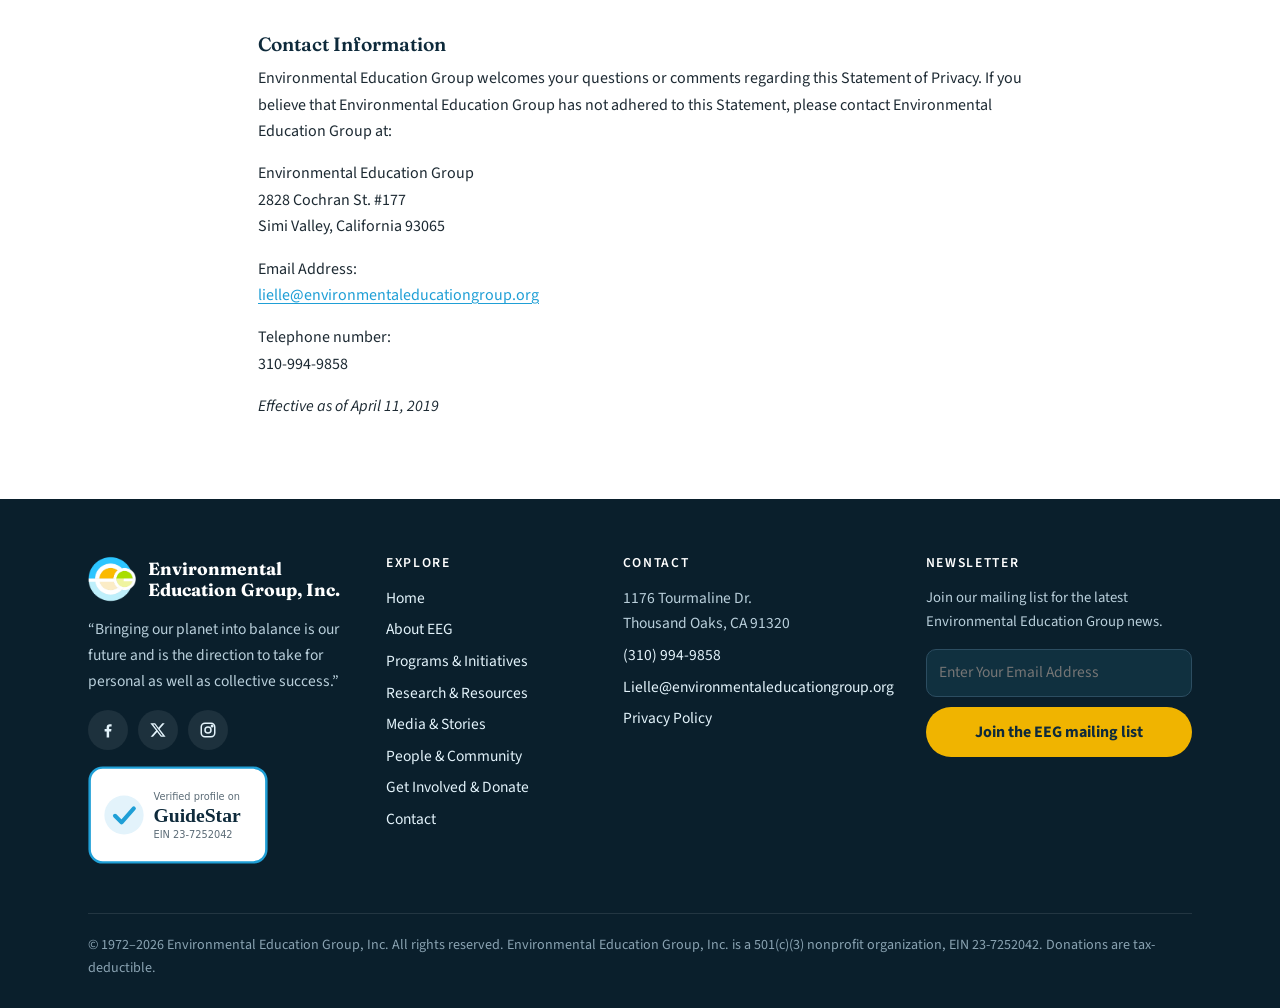
<file: contact.html>
<!doctype html>
<html lang="en">
<head>
<meta charset="utf-8">
<meta name="viewport" content="width=device-width, initial-scale=1">
<title>Contact | Environmental Education Group</title>
<meta name="description" content="Contact Environmental Education Group by email, phone or mail, send us your questions, and read our privacy policy.">
<meta name="keywords" content="Non Profit, Environment, Education">
<meta property="og:title" content="Contact | Environmental Education Group">
<meta property="og:description" content="Contact Environmental Education Group by email, phone or mail, send us your questions, and read our privacy policy.">
<meta property="og:image" content="assets/img/eeg_icon2.png">
<link rel="icon" href="assets/img/eeg_icon2.png">
<link rel="preconnect" href="https://fonts.googleapis.com">
<link rel="preconnect" href="https://fonts.gstatic.com" crossorigin>
<link href="https://fonts.googleapis.com/css2?family=Fraunces:opsz,wght@9..144,500;9..144,600;9..144,700&amp;family=Source+Sans+3:wght@400;600;700&amp;display=swap" rel="stylesheet">
<link rel="stylesheet" href="assets/css/style.css?v=3">
</head>
<body>
<a class="skip-link" href="#main">Skip to content</a>
<header class="site-header">
  <div class="container header-inner">
    <a class="brand" href="index.html">
      <img src="assets/img/eeg_icon2.png" alt="" width="44" height="44">
      <span>Environmental Education Group<small>Harmonizing environments on all levels</small></span>
    </a>
    <nav id="site-nav" class="site-nav" aria-label="Main">
      <ul>
      <li><a href="index.html">Home</a></li>
      <li><a href="about.html">About EEG</a></li>
      <li><a href="programs.html">Programs &amp; Initiatives</a></li>
      <li><a href="resources.html">Research &amp; Resources</a></li>
      <li><a href="media.html">Media &amp; Stories</a></li>
      <li><a href="people.html">People &amp; Community</a></li>
      <li><a href="get-involved.html">Get Involved &amp; Donate</a></li>
      <li><a href="contact.html" aria-current="page">Contact</a></li>
      </ul>
    </nav>
    <a class="btn btn-gold header-donate" href="get-involved.html#donate">Donate</a>
    <button class="nav-toggle" type="button" aria-controls="site-nav" aria-expanded="false" aria-label="Open menu">
      <svg viewBox="0 0 24 24" fill="none" stroke="currentColor" stroke-width="2"><path d="M3 6h18M3 12h18M3 18h18"/></svg>
    </button>
  </div>
</header>
<main id="main">
<section class="page-header">
  <div class="container">
    <span class="eyebrow">Contact</span>
    <h1>EEG Supports Personal &amp; Collective Harmony</h1>
    <p>Send us your questions, ask about our workshops, or share ways you might want to be involved or help.</p>
  </div>
</section>

<section class="section alt">
  <div class="container split top">
    <div>
      <span class="eyebrow">Get in touch</span>
      <h2>Environmental Education Group, Inc.</h2>
      <ul class="contact-list">
        <li><span class="ico"><svg viewBox="0 0 24 24" fill="none" stroke="currentColor" stroke-width="2" aria-hidden="true"><rect x="3" y="5" width="18" height="14" rx="2"/><path d="m3 7 9 6 9-6"/></svg></span><div><strong>Email</strong><a href="mailto:Lielle@environmentaleducationgroup.org">Lielle@environmentaleducationgroup.org</a></div></li>
        <li><span class="ico"><svg viewBox="0 0 24 24" fill="none" stroke="currentColor" stroke-width="2" aria-hidden="true"><path d="M22 16.9v3a2 2 0 0 1-2.2 2 19.8 19.8 0 0 1-8.6-3.1 19.5 19.5 0 0 1-6-6A19.8 19.8 0 0 1 2.1 4.2 2 2 0 0 1 4.1 2h3a2 2 0 0 1 2 1.7c.1 1 .4 1.9.7 2.8a2 2 0 0 1-.5 2.1L8 9.9a16 16 0 0 0 6 6l1.3-1.3a2 2 0 0 1 2.1-.4c.9.3 1.8.6 2.8.7a2 2 0 0 1 1.7 2z"/></svg></span><div><strong>Phone</strong><a href="tel:+13109949858">(310) 994-9858</a></div></li>
        <li><span class="ico"><svg viewBox="0 0 24 24" fill="none" stroke="currentColor" stroke-width="2" aria-hidden="true"><path d="M20 10c0 6-8 12-8 12S4 16 4 10a8 8 0 0 1 16 0z"/><circle cx="12" cy="10" r="3"/></svg></span><div><strong>Mailing address</strong>1176 Tourmaline Dr.<br>Thousand Oaks, CA 91320</div></li>
        <li><span class="ico"><svg viewBox="0 0 24 24" fill="none" stroke="currentColor" stroke-width="2" aria-hidden="true"><path d="M12 22s8-4 8-10V5l-8-3-8 3v7c0 6 8 10 8 10z"/></svg></span><div><strong>Nonprofit</strong>501(c)(3), EIN 23-7252042</div></li>
      </ul>
      <div class="socials">
  <a href="https://www.facebook.com/enviromentaleducation/" target="_blank" rel="noopener" aria-label="EEG on Facebook"><svg viewBox="0 0 24 24" fill="currentColor" aria-hidden="true"><path d="M13.5 22v-8h2.7l.4-3.2h-3.1V8.8c0-.9.3-1.5 1.6-1.5h1.7V4.4c-.3 0-1.3-.1-2.5-.1-2.4 0-4.1 1.5-4.1 4.2v2.3H7.5V14h2.7v8h3.3z"/></svg></a>
  <a href="https://twitter.com/EnvironmentalEG" target="_blank" rel="noopener" aria-label="EEG on X (Twitter)"><svg viewBox="0 0 24 24" fill="currentColor" aria-hidden="true"><path d="M17.8 3h3.1l-6.8 7.8 8 10.2h-6.3l-4.9-6.4L5.3 21H2.2l7.3-8.3L1.8 3h6.4l4.4 5.9L17.8 3zm-1.1 16.2h1.7L7.4 4.7H5.6l11.1 14.5z"/></svg></a>
  <a href="https://www.instagram.com/environmental_education_group/" target="_blank" rel="noopener" aria-label="EEG on Instagram"><svg viewBox="0 0 24 24" fill="none" stroke="currentColor" stroke-width="2" aria-hidden="true"><rect x="3" y="3" width="18" height="18" rx="5"/><circle cx="12" cy="12" r="4"/><circle cx="17.5" cy="6.5" r="1" fill="currentColor"/></svg></a>
</div>
      <div class="callout mt-3">
        <h3>We'd love to hear from you</h3>
        <ul>
          <li>Ask about our Personal and Community Workshops.</li>
          <li>Request further chapters of <em>The Thinker Exposed</em>.</li>
          <li>Send us your ideas, and ways you might want to be involved or help!</li>
        </ul>
      </div>
    </div>
    <div class="card" id="contact-form">
      <h2>Send Us Your Questions</h2>
      <form class="form" data-form="contact">
        <div class="form-row">
          <label>Your name<input type="text" name="name" required autocomplete="name" placeholder="Your Name Here..."></label>
          <label>Email address<input type="email" name="email" required autocomplete="email" placeholder="Your Email Address Here..."></label>
        </div>
        <label>Phone (optional)<input type="tel" name="phone" autocomplete="tel"></label>
        <label>I'm writing about
          <select name="topic" id="topic">
            <option value="General question">A general question</option>
            <option value="Personal and Community Workshops" data-key="workshops">Personal and Community Workshops</option>
            <option value="Further chapters of The Thinker Exposed" data-key="thinker">Further chapters of The Thinker Exposed</option>
            <option value="Volunteering / getting involved" data-key="volunteer">Volunteering / ways to be involved or help</option>
            <option value="Legal Self-Defense Academy" data-key="legal">Legal Self-Defense Academy</option>
            <option value="Donations / courier pickup" data-key="donate">Donations / courier pickup</option>
          </select>
        </label>
        <label>Message<textarea name="message" required placeholder="Send us your ideas, questions, and ways you might want to be involved or help."></textarea></label>
        <div><button class="btn btn-gold" type="submit">Submit</button></div>
        <p class="form-note">We will not spam, sell or rent your information. See our <a href="#privacy">privacy policy</a>.</p>
        <p class="form-status" role="status"></p>
      </form>
    </div>
  </div>
</section>

<section class="section" id="newsletter">
  <div class="container narrow">
    <div class="newsletter">
  <h3>Join the EEG mailing list</h3>
  <p>Enter your email below to join our mailing list for the latest Environmental Education Group news.</p>
  <form class="form" data-form="newsletter">
    <div class="form-row">
      <label>Your name<input type="text" name="name" autocomplete="name" placeholder="Your Name Here..."></label>
      <label>Email address<input type="email" name="email" autocomplete="email" required placeholder="Your Email Address Here..."></label>
    </div>
    <div><button class="btn btn-gold" type="submit">Keep me informed</button></div>
    <p class="form-note">We will not spam, sell or rent your information.</p>
    <p class="form-status" role="status"></p>
  </form>
</div>
  </div>
</section>

<section class="section alt" id="privacy">
  <div class="container narrow policy">
    <span class="eyebrow">Privacy</span>
    <h2>Privacy Policy</h2>
    <details class="read-more" open>
      <summary>Show / hide the full policy</summary>
      <p>Protecting your private information is our priority. This Statement of Privacy applies to the 2828 Cochran St. #177 and Environmental Education Group, Inc. and governs data collection and usage. For the purposes of this Privacy Policy, unless otherwise noted, all references to Environmental Education Group include 2828 Cochran St. #177. The Environmental Education Group website is a Non Profit Educational Organization site. By using the Environmental Education Group website, you consent to the data practices described in this statement.</p>

      <h3>TRUSTe Privacy Program</h3>
      <p>Environmental Education Group is a licensee of the TRUSTe Privacy Program. TRUSTe is an independent organization whose mission is to build users' trust and confidence in the Internet by promoting the use of fair information practices. Because we want to demonstrate our commitment to your privacy, we have agreed to disclose our information practices and have our privacy practices reviewed for compliance by TRUSTe.</p>
      <p>If you have questions or concerns regarding this policy, you should first contact us at <a href="mailto:help@green2gold.org">help@green2gold.org</a>. If you do not receive acknowledgement of your inquiry or your inquiry has not been satisfactorily addressed, you should contact TRUSTe at <a href="http://watchdog.truste.com/pvr.php?page=complaint" target="_blank" rel="noopener">http://watchdog.truste.com/pvr.php?page=complaint</a>. TRUSTe may serve as a liaison with us to resolve your concerns.</p>

      <h3>Collection of your Personal Information</h3>
      <p>Environmental Education Group may collect personally identifiable information, such as your name. If you purchase Environmental Education Group's products, we collect billing and credit card information. This information is used to complete the purchase transaction. We may gather additional personal or non-personal information in the future.</p>
      <p>Information about your computer hardware and software may be automatically collected by Environmental Education Group. This information can include: your IP address, browser type, domain names, access times and referring website addresses. This information is used for the operation of the service, to maintain quality of the service, and to provide general statistics regarding use of the Environmental Education Group website.</p>
      <p>Environmental Education Group encourages you to review the privacy statements of websites you choose to link to from Environmental Education Group so that you can understand how those websites collect, use and share your information. Environmental Education Group is not responsible for the privacy statements or other content on websites outside of the Environmental Education Group website.</p>

      <h3>Use of your Personal Information</h3>
      <p>Environmental Education Group collects and uses your personal information to operate its website(s) and deliver the services you have requested.</p>
      <p>Environmental Education Group may also use your personally identifiable information to inform you of other products or services available from Environmental Education Group and its affiliates. Environmental Education Group may also contact you via surveys to conduct research about your opinion of current services or of potential new services that may be offered.</p>
      <p>Environmental Education Group does not sell, rent or lease its customer lists to third parties.</p>
      <p>Environmental Education Group may share data with trusted partners to help perform statistical analysis, send you email or postal mail, provide customer support, or arrange for deliveries. All such third parties are prohibited from using your personal information except to provide these services to Environmental Education Group, and they are required to maintain the confidentiality of your information.</p>
      <p>Environmental Education Group may keep track of the websites and pages our users visit within Environmental Education Group, in order to determine what Environmental Education Group services are the most popular. This data is used to deliver customized content and advertising within Environmental Education Group to customers whose behavior indicates that they are interested in a particular subject area.</p>
      <p>Environmental Education Group will disclose your personal information, without notice, only if required to do so by law or in the good faith belief that such action is necessary to: (a) conform to the edicts of the law or comply with legal process served on Environmental Education Group or the site; (b) protect and defend the rights or property of Environmental Education Group; and, (c) act under exigent circumstances to protect the personal safety of users of Environmental Education Group, or the public.</p>

      <h3>Use of Cookies</h3>
      <p>The Environmental Education Group website may use &ldquo;cookies&rdquo; to help you personalize your online experience. A cookie is a text file that is placed on your hard disk by a web page server. Cookies cannot be used to run programs or deliver viruses to your computer. Cookies are uniquely assigned to you, and can only be read by a web server in the domain that issued the cookie to you.</p>
      <p>One of the primary purposes of cookies is to provide a convenience feature to save you time. The purpose of a cookie is to tell the Web server that you have returned to a specific page. For example, if you personalize Environmental Education Group pages, or register with Environmental Education Group site or services, a cookie helps Environmental Education Group to recall your specific information on subsequent visits. This simplifies the process of recording your personal information, such as billing addresses, shipping addresses, and so on. When you return to the same Environmental Education Group website, the information you previously provided can be retrieved, so you can easily use the Environmental Education Group features that you customized.</p>
      <p>You have the ability to accept or decline cookies. Most Web browsers automatically accept cookies, but you can usually modify your browser setting to decline cookies if you prefer. If you choose to decline cookies, you may not be able to fully experience the interactive features of the Environmental Education Group services or websites you visit.</p>

      <h3>Security of your Personal Information</h3>
      <p>Environmental Education Group secures your personal information from unauthorized access, use or disclosure. When personal information (such as a credit card number) is transmitted to other websites, it is protected through the use of encryption, such as the Secure Sockets Layer (SSL) protocol.</p>

      <h3>Children Under Thirteen</h3>
      <p>Environmental Education Group does not knowingly collect personally identifiable information from children under the age of thirteen. If you are under the age of thirteen, you must ask your parent or guardian for permission to use this website.</p>

      <h3>Opt-Out &amp; Unsubscribe</h3>
      <p>We respect your privacy and give you an opportunity to opt-out of receiving announcements of certain information. Users may opt-out of receiving any or all communications from Environmental Education Group by contacting us here:</p>
      <ul>
        <li>Web page: <a href="#contact-form">Contact</a></li>
        <li>Email: <a href="mailto:lielle@environmentaleducationgroup.org">lielle@environmentaleducationgroup.org</a></li>
        <li>Phone: 310-994-9858</li>
      </ul>

      <h3>Changes to this Statement</h3>
      <p>Environmental Education Group will occasionally update this Statement of Privacy to reflect company and customer feedback. Environmental Education Group encourages you to periodically review this Statement to be informed of how Environmental Education Group is protecting your information.</p>

      <h3>Contact Information</h3>
      <p>Environmental Education Group welcomes your questions or comments regarding this Statement of Privacy. If you believe that Environmental Education Group has not adhered to this Statement, please contact Environmental Education Group at:</p>
      <p>Environmental Education Group<br>2828 Cochran St. #177<br>Simi Valley, California 93065</p>
      <p>Email Address:<br><a href="mailto:lielle@environmentaleducationgroup.org">lielle@environmentaleducationgroup.org</a></p>
      <p>Telephone number:<br>310-994-9858</p>
      <p><em>Effective as of April 11, 2019</em></p>
    </details>
  </div>
</section>
<script>
  // Preselect the topic when arriving from links like contact.html?topic=workshops
  (function () {
    var key = new URLSearchParams(location.search).get("topic");
    if (!key) return;
    var opt = document.querySelector('#topic option[data-key="' + key + '"]');
    if (opt) opt.selected = true;
  })();
</script>

</main>
<footer class="site-footer">
  <div class="container">
    <div class="footer-grid">
      <div>
        <div class="footer-brand"><img src="assets/img/eeg_icon2.png" alt=""><strong>Environmental Education Group, Inc.</strong></div>
        <p>&ldquo;Bringing our planet into balance is our future and is the direction to take for personal as well as collective success.&rdquo;</p>
        <div class="socials">
  <a href="https://www.facebook.com/enviromentaleducation/" target="_blank" rel="noopener" aria-label="EEG on Facebook"><svg viewBox="0 0 24 24" fill="currentColor" aria-hidden="true"><path d="M13.5 22v-8h2.7l.4-3.2h-3.1V8.8c0-.9.3-1.5 1.6-1.5h1.7V4.4c-.3 0-1.3-.1-2.5-.1-2.4 0-4.1 1.5-4.1 4.2v2.3H7.5V14h2.7v8h3.3z"/></svg></a>
  <a href="https://twitter.com/EnvironmentalEG" target="_blank" rel="noopener" aria-label="EEG on X (Twitter)"><svg viewBox="0 0 24 24" fill="currentColor" aria-hidden="true"><path d="M17.8 3h3.1l-6.8 7.8 8 10.2h-6.3l-4.9-6.4L5.3 21H2.2l7.3-8.3L1.8 3h6.4l4.4 5.9L17.8 3zm-1.1 16.2h1.7L7.4 4.7H5.6l11.1 14.5z"/></svg></a>
  <a href="https://www.instagram.com/environmental_education_group/" target="_blank" rel="noopener" aria-label="EEG on Instagram"><svg viewBox="0 0 24 24" fill="none" stroke="currentColor" stroke-width="2" aria-hidden="true"><rect x="3" y="3" width="18" height="18" rx="5"/><circle cx="12" cy="12" r="4"/><circle cx="17.5" cy="6.5" r="1" fill="currentColor"/></svg></a>
</div>
        <a class="guidestar" href="https://www.guidestar.org/profile/23-7252042" target="_blank" rel="noopener"><img src="assets/img/guidestar-profile.svg" alt="Verified profile on GuideStar, EIN 23-7252042" width="180" height="98"></a>
      </div>
      <div>
        <h4>Explore</h4>
        <ul>
          <li><a href="index.html">Home</a></li>
          <li><a href="about.html">About EEG</a></li>
          <li><a href="programs.html">Programs &amp; Initiatives</a></li>
          <li><a href="resources.html">Research &amp; Resources</a></li>
          <li><a href="media.html">Media &amp; Stories</a></li>
          <li><a href="people.html">People &amp; Community</a></li>
          <li><a href="get-involved.html">Get Involved &amp; Donate</a></li>
          <li><a href="contact.html">Contact</a></li>
        </ul>
      </div>
      <div>
        <h4>Contact</h4>
        <ul>
          <li>1176 Tourmaline Dr.<br>Thousand Oaks, CA 91320</li>
          <li><a href="tel:+13109949858">(310) 994-9858</a></li>
          <li><a href="mailto:Lielle@environmentaleducationgroup.org">Lielle@environmentaleducationgroup.org</a></li>
          <li><a href="contact.html#privacy">Privacy Policy</a></li>
        </ul>
      </div>
      <div class="footer-news">
        <h4>Newsletter</h4>
        <p class="small">Join our mailing list for the latest Environmental Education Group news.</p>
        <form class="form" data-form="newsletter">
          <label class="sr-only" for="footer-email">Email address</label>
          <input id="footer-email" type="email" name="email" required placeholder="Enter Your Email Address" autocomplete="email">
          <button class="btn btn-gold" type="submit">Join the EEG mailing list</button>
          <p class="form-status" role="status"></p>
        </form>
      </div>
    </div>
    <div class="footer-bottom">
      &copy; 1972&ndash;<span data-year>2026</span> Environmental Education Group, Inc. All rights reserved.
      Environmental Education Group, Inc. is a 501(c)(3) nonprofit organization, EIN 23-7252042. Donations are tax-deductible.
    </div>
  </div>
</footer>
<script src="assets/js/main.js"></script>
</body>
</html>
</file>
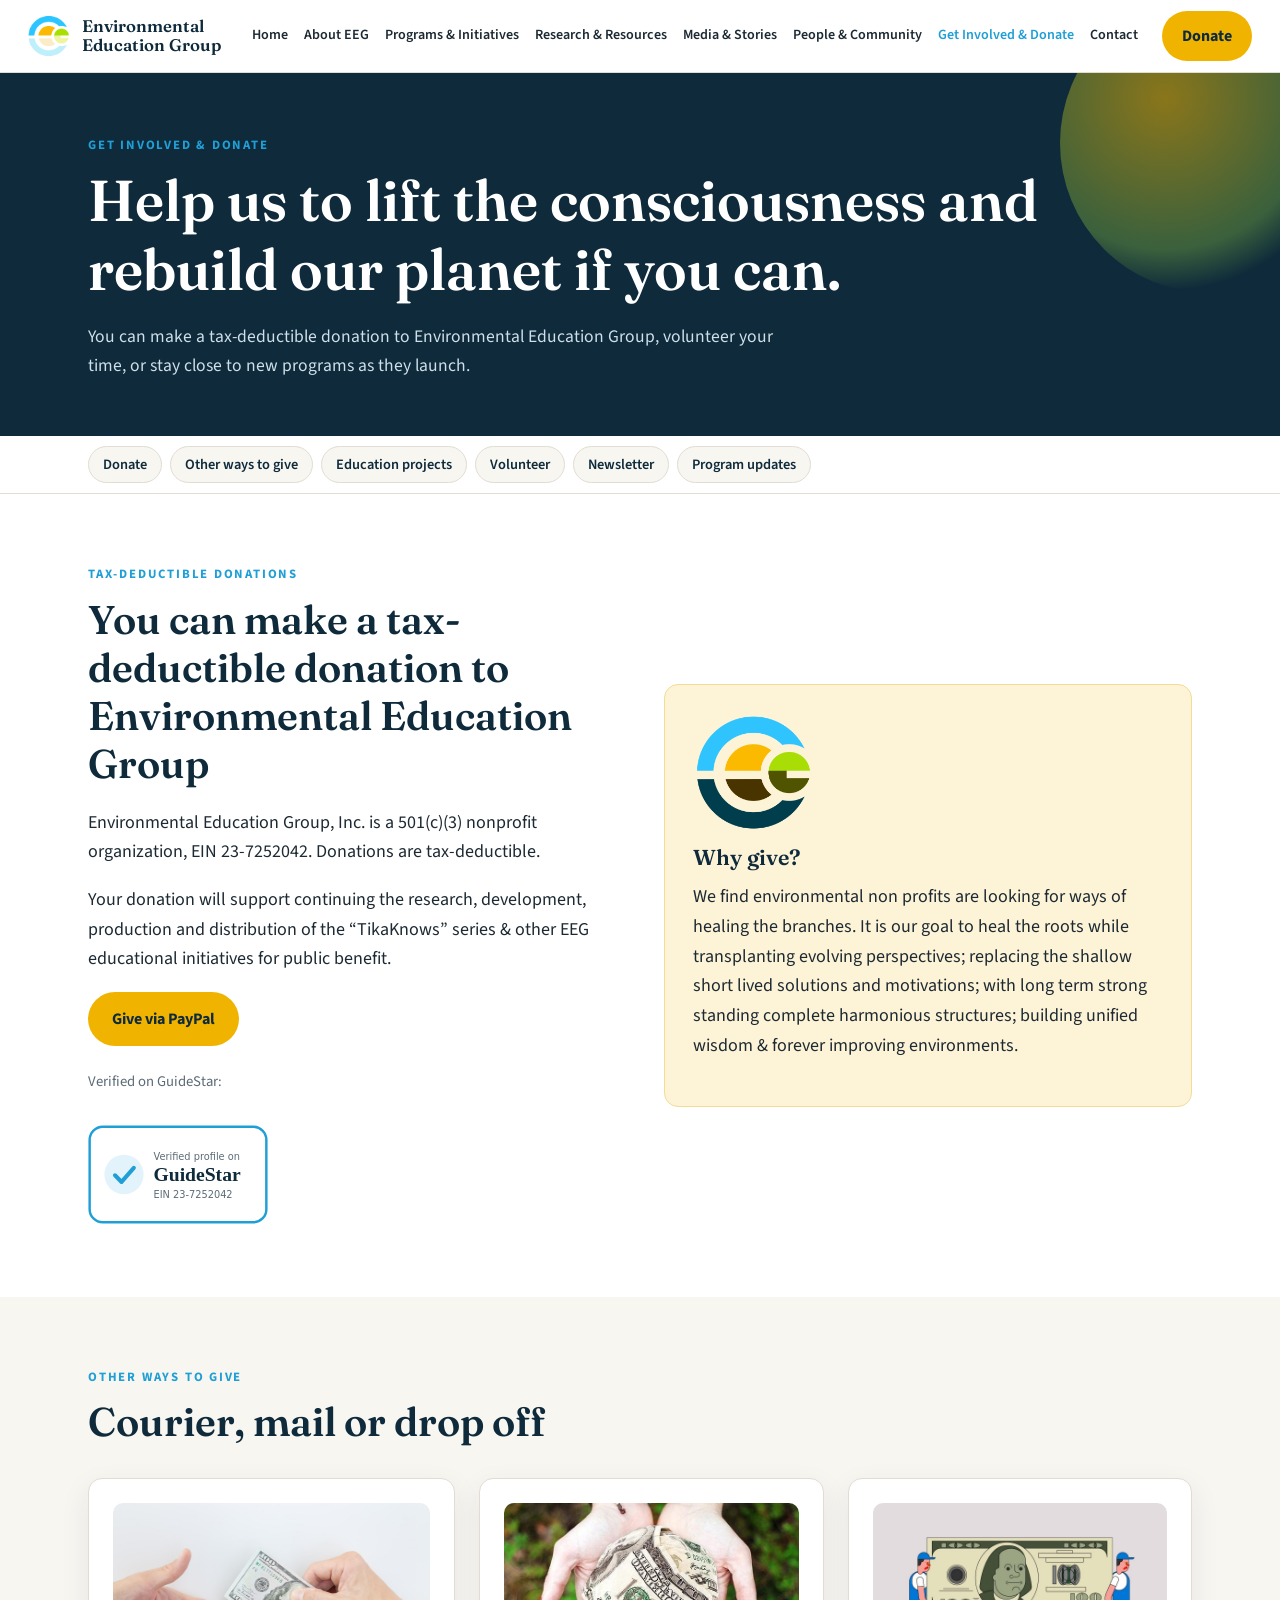
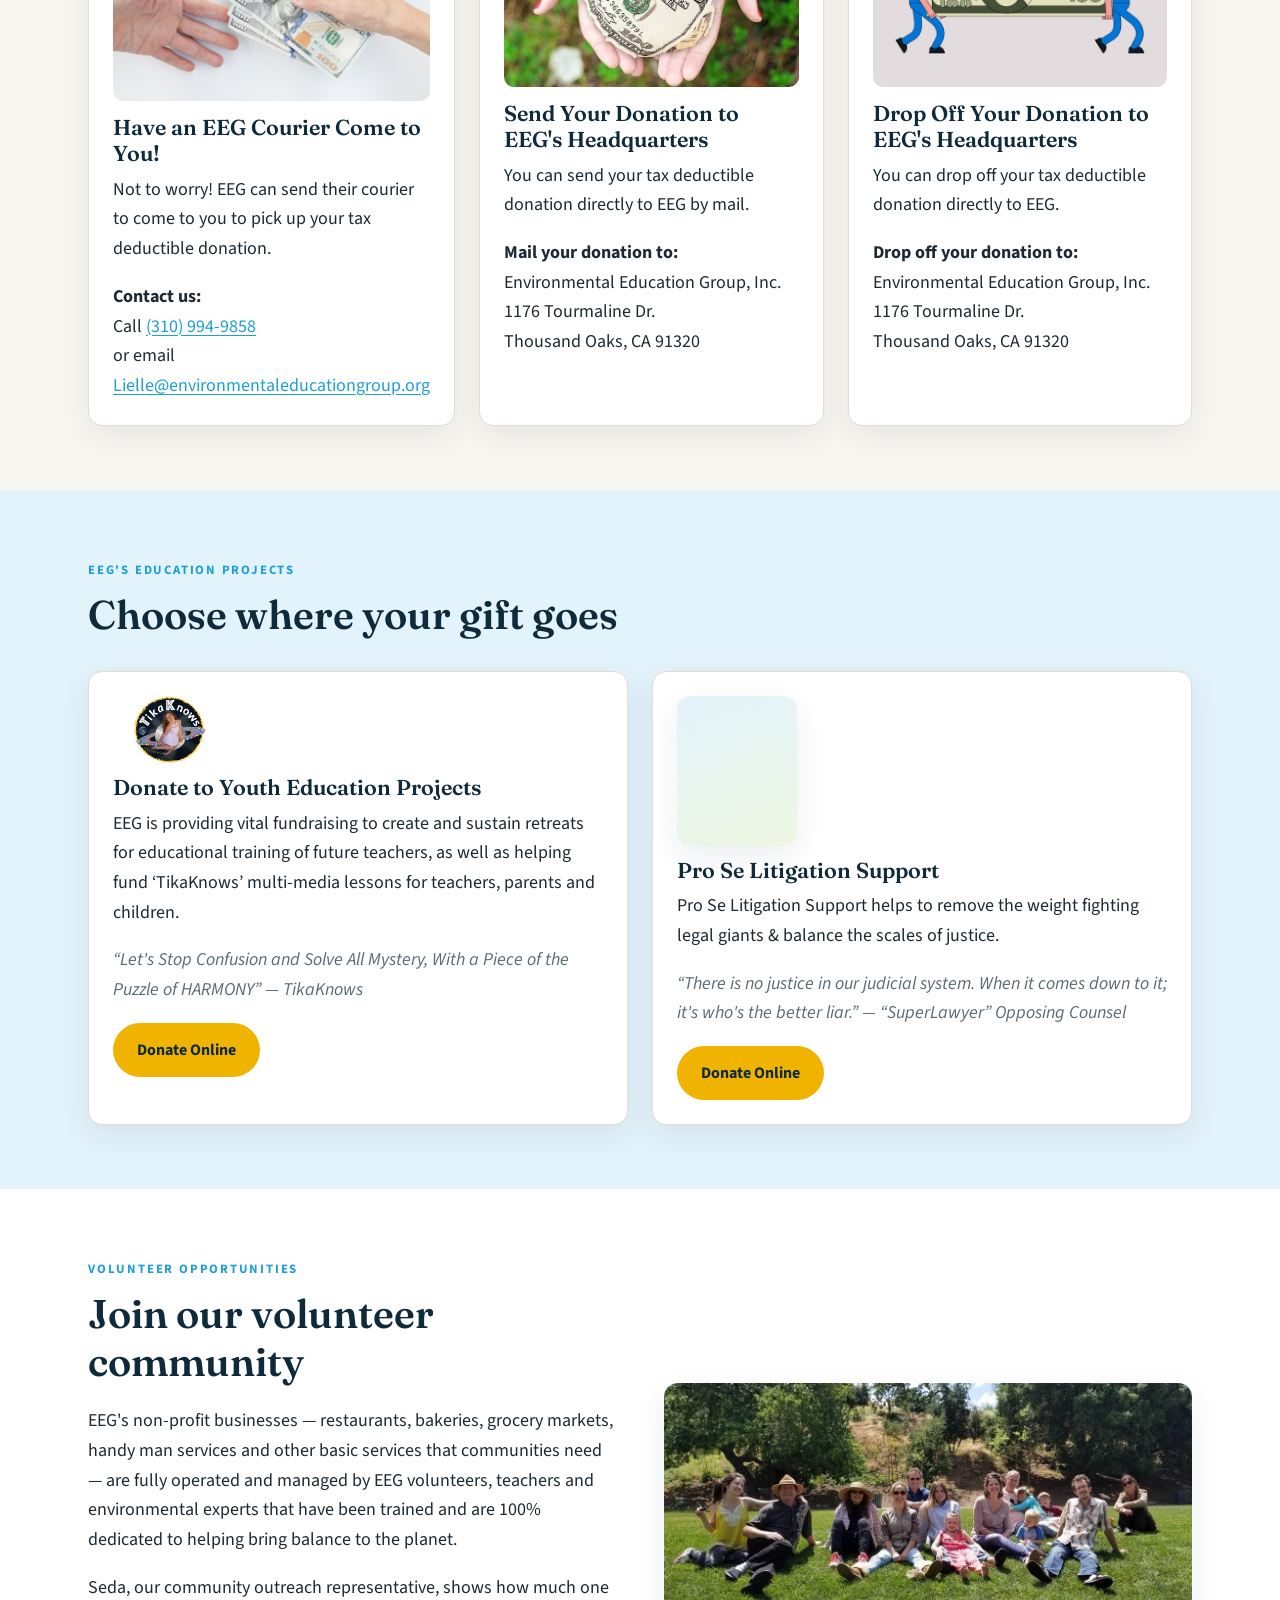
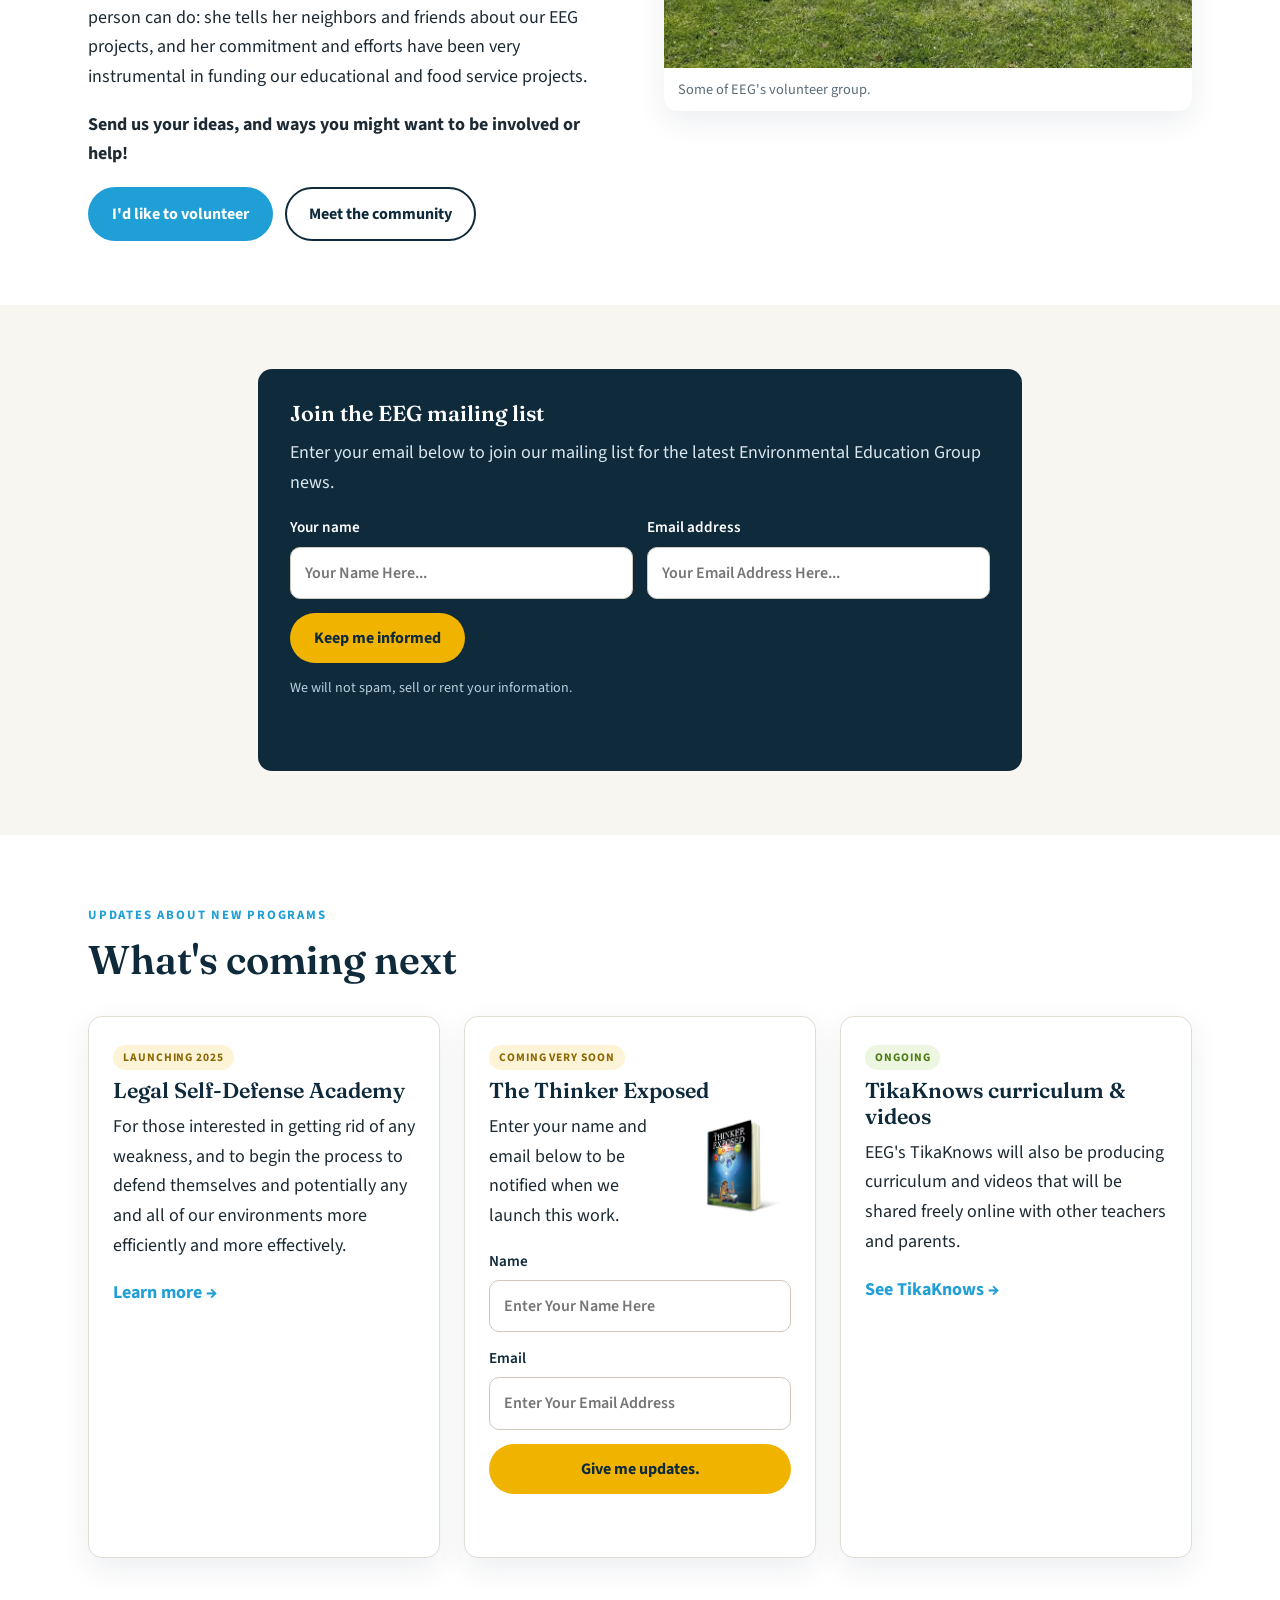
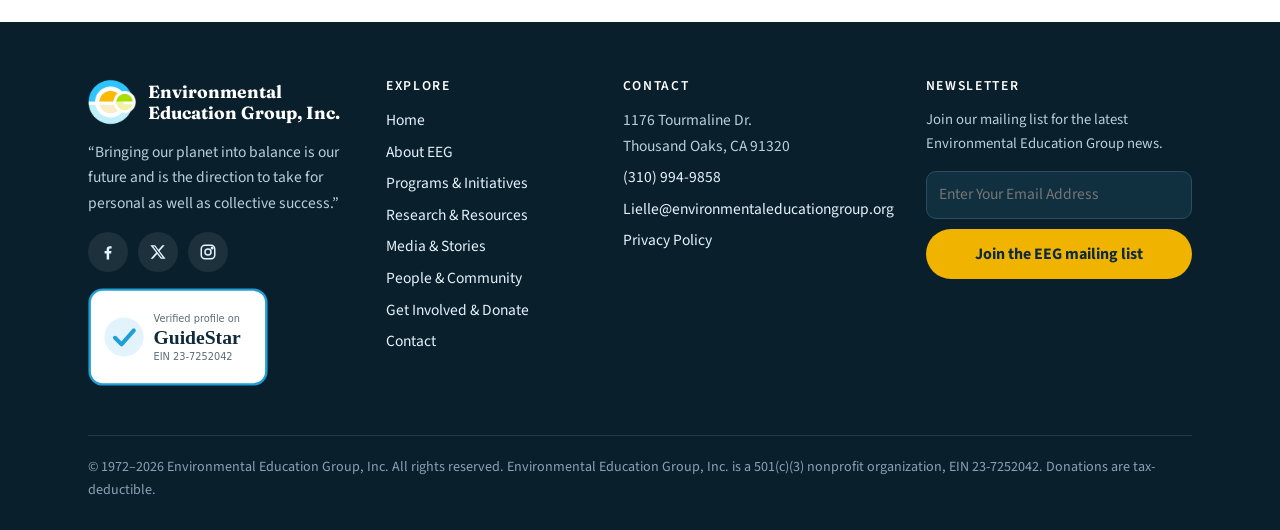
<file: get-involved.html>
<!doctype html>
<html lang="en">
<head>
<meta charset="utf-8">
<meta name="viewport" content="width=device-width, initial-scale=1">
<title>Get Involved & Donate | Environmental Education Group</title>
<meta name="description" content="Make a tax-deductible donation to Environmental Education Group, volunteer, join the mailing list and hear about new programs.">
<meta name="keywords" content="Non Profit, Environment, Education">
<meta property="og:title" content="Get Involved & Donate | Environmental Education Group">
<meta property="og:description" content="Make a tax-deductible donation to Environmental Education Group, volunteer, join the mailing list and hear about new programs.">
<meta property="og:image" content="assets/img/eeg_icon2.png">
<link rel="icon" href="assets/img/eeg_icon2.png">
<link rel="preconnect" href="https://fonts.googleapis.com">
<link rel="preconnect" href="https://fonts.gstatic.com" crossorigin>
<link href="https://fonts.googleapis.com/css2?family=Fraunces:opsz,wght@9..144,500;9..144,600;9..144,700&amp;family=Source+Sans+3:wght@400;600;700&amp;display=swap" rel="stylesheet">
<link rel="stylesheet" href="assets/css/style.css?v=3">
</head>
<body>
<a class="skip-link" href="#main">Skip to content</a>
<header class="site-header">
  <div class="container header-inner">
    <a class="brand" href="index.html">
      <img src="assets/img/eeg_icon2.png" alt="" width="44" height="44">
      <span>Environmental Education Group<small>Harmonizing environments on all levels</small></span>
    </a>
    <nav id="site-nav" class="site-nav" aria-label="Main">
      <ul>
      <li><a href="index.html">Home</a></li>
      <li><a href="about.html">About EEG</a></li>
      <li><a href="programs.html">Programs &amp; Initiatives</a></li>
      <li><a href="resources.html">Research &amp; Resources</a></li>
      <li><a href="media.html">Media &amp; Stories</a></li>
      <li><a href="people.html">People &amp; Community</a></li>
      <li><a href="get-involved.html" aria-current="page">Get Involved &amp; Donate</a></li>
      <li><a href="contact.html">Contact</a></li>
      </ul>
    </nav>
    <a class="btn btn-gold header-donate" href="get-involved.html#donate">Donate</a>
    <button class="nav-toggle" type="button" aria-controls="site-nav" aria-expanded="false" aria-label="Open menu">
      <svg viewBox="0 0 24 24" fill="none" stroke="currentColor" stroke-width="2"><path d="M3 6h18M3 12h18M3 18h18"/></svg>
    </button>
  </div>
</header>
<main id="main">
<section class="page-header">
  <div class="container">
    <span class="eyebrow">Get Involved &amp; Donate</span>
    <h1>Help us to lift the consciousness and rebuild our planet if you can.</h1>
    <p>You can make a tax-deductible donation to Environmental Education Group, volunteer your time, or stay close to new programs as they launch.</p>
  </div>
</section>
<nav class="subnav" aria-label="On this page">
  <div class="container"><ul>
    <li><a href="#donate">Donate</a></li>
    <li><a href="#other-ways">Other ways to give</a></li>
    <li><a href="#youth">Education projects</a></li>
    <li><a href="#volunteer">Volunteer</a></li>
    <li><a href="#newsletter">Newsletter</a></li>
    <li><a href="#updates">Program updates</a></li>
  </ul></div>
</nav>

<section class="section alt" id="donate">
  <div class="container split">
    <div>
      <span class="eyebrow">Tax-deductible donations</span>
      <h2>You can make a tax-deductible donation to Environmental Education Group</h2>
      <p>Environmental Education Group, Inc. is a 501(c)(3) nonprofit organization, EIN 23-7252042. Donations are tax-deductible.</p>
      <p>Your donation will support continuing the research, development, production and distribution of the &ldquo;TikaKnows&rdquo; series &amp; other EEG educational initiatives for public benefit.</p>
      <div class="btn-row">
        <a class="btn btn-gold" href="https://www.paypal.com/cgi-bin/webscr?cmd=_s-xclick&amp;hosted_button_id=PJD73V2LLZRYQ&amp;source=url" target="_blank" rel="noopener">Give via PayPal</a>
      </div>
      <p class="small muted mt-2">Verified on GuideStar:</p>
      <a class="guidestar" href="https://www.guidestar.org/profile/23-7252042" target="_blank" rel="noopener"><img src="assets/img/guidestar-profile.svg" alt="Verified profile on GuideStar, EIN 23-7252042" width="180" height="98"></a>
    </div>
    <div class="callout">
      <img src="assets/img/eeg_logo_black.png" alt="Environmental Education Group logo" style="width:120px;margin-bottom:12px" loading="lazy">
      <h3>Why give?</h3>
      <p>We find environmental non profits are looking for ways of healing the branches. It is our goal to heal the roots while transplanting evolving perspectives; replacing the shallow short lived solutions and motivations; with long term strong standing complete harmonious structures; building unified wisdom &amp; forever improving environments.</p>
    </div>
  </div>
</section>

<section class="section" id="other-ways">
  <div class="container">
    <div class="section-head">
      <span class="eyebrow">Other ways to give</span>
      <h2>Courier, mail or drop off</h2>
    </div>
    <div class="grid grid-3">
      <article class="card">
        <img src="assets/img/shutterstock_1596039040.jpg" alt="" loading="lazy" style="border-radius:10px;margin-bottom:14px;aspect-ratio:16/10;object-fit:cover">
        <h3>Have an EEG Courier Come to You!</h3>
        <p>Not to worry! EEG can send their courier to come to you to pick up your tax deductible donation.</p>
        <p><strong>Contact us:</strong><br>Call <a href="tel:+13109949858">(310) 994-9858</a><br>or email <a href="mailto:Lielle@environmentaleducationgroup.org">Lielle@environmentaleducationgroup.org</a></p>
      </article>
      <article class="card">
        <img src="assets/img/50e5d7464c52b10ff3d8992cc520347b1536d6f85254784a7d277ed39e45_640.jpg" alt="" loading="lazy" style="border-radius:10px;margin-bottom:14px;aspect-ratio:16/10;object-fit:cover">
        <h3>Send Your Donation to EEG's Headquarters</h3>
        <p>You can send your tax deductible donation directly to EEG by mail.</p>
        <p><strong>Mail your donation to:</strong><br>Environmental Education Group, Inc.<br>1176 Tourmaline Dr.<br>Thousand Oaks, CA 91320</p>
      </article>
      <article class="card">
        <img src="assets/img/money.jpg" alt="" loading="lazy" style="border-radius:10px;margin-bottom:14px;aspect-ratio:16/10;object-fit:cover">
        <h3>Drop Off Your Donation to EEG's Headquarters</h3>
        <p>You can drop off your tax deductible donation directly to EEG.</p>
        <p><strong>Drop off your donation to:</strong><br>Environmental Education Group, Inc.<br>1176 Tourmaline Dr.<br>Thousand Oaks, CA 91320</p>
      </article>
    </div>
  </div>
</section>

<section class="section tint" id="youth">
  <div class="container">
    <div class="section-head">
      <span class="eyebrow">EEG's Education Projects</span>
      <h2>Choose where your gift goes</h2>
    </div>
    <div class="grid grid-2">
      <article class="card">
        <img src="assets/img/tikalogoA1.png" alt="TikaKnows logo" style="width:120px;margin-bottom:12px" loading="lazy">
        <h3>Donate to Youth Education Projects</h3>
        <p>EEG is providing vital fundraising to create and sustain retreats for educational training of future teachers, as well as helping fund &lsquo;TikaKnows&rsquo; multi-media lessons for teachers, parents and children.</p>
        <p class="muted"><em>&ldquo;Let's Stop Confusion and Solve All Mystery, With a Piece of the Puzzle of HARMONY&rdquo; &mdash; TikaKnows</em></p>
        <a class="btn btn-gold" href="https://www.paypal.com/cgi-bin/webscr?cmd=_s-xclick&amp;hosted_button_id=PJD73V2LLZRYQ&amp;source=url" target="_blank" rel="noopener">Donate Online</a>
      </article>
      <article class="card">
        <!-- Image box: replace this div with <img src="assets/img/YOUR-PHOTO.jpg" alt="Photo of Lielle Arad" style="width:120px;margin-bottom:12px" loading="lazy"> -->
        <div aria-hidden="true" style="width:120px;aspect-ratio:4/5;margin-bottom:12px;border-radius:14px;background:linear-gradient(160deg, var(--sky-soft), var(--lime-soft));box-shadow:var(--shadow)"></div>
        <h3>Pro Se Litigation Support</h3>
        <p>Pro Se Litigation Support helps to remove the weight fighting legal giants &amp; balance the scales of justice.</p>
        <p class="muted"><em>&ldquo;There is no justice in our judicial system. When it comes down to it; it's who's the better liar.&rdquo; &mdash; &ldquo;SuperLawyer&rdquo; Opposing Counsel</em></p>
        <a class="btn btn-gold" href="https://www.paypal.com/cgi-bin/webscr?cmd=_s-xclick&amp;hosted_button_id=PJD73V2LLZRYQ&amp;source=url" target="_blank" rel="noopener">Donate Online</a>
      </article>
    </div>
  </div>
</section>

<section class="section alt" id="volunteer">
  <div class="container split">
    <div>
      <span class="eyebrow">Volunteer opportunities</span>
      <h2>Join our volunteer community</h2>
      <p>EEG's non-profit businesses &mdash; restaurants, bakeries, grocery markets, handy man services and other basic services that communities need &mdash; are fully operated and managed by EEG volunteers, teachers and environmental experts that have been trained and are 100% dedicated to helping bring balance to the planet.</p>
      <p>Seda, our community outreach representative, shows how much one person can do: she tells her neighbors and friends about our EEG projects, and her commitment and efforts have been very instrumental in funding our educational and food service projects.</p>
      <p><strong>Send us your ideas, and ways you might want to be involved or help!</strong></p>
      <div class="btn-row">
        <a class="btn btn-sky" href="contact.html?topic=volunteer#contact-form">I'd like to volunteer</a>
        <a class="btn btn-outline" href="people.html">Meet the community</a>
      </div>
    </div>
    <figure class="figure"><img src="assets/img/fam.jpg" alt="EEG volunteers sitting together on a lawn" loading="lazy"><figcaption>Some of EEG's volunteer group.</figcaption></figure>
  </div>
</section>

<section class="section" id="newsletter">
  <div class="container narrow">
    <div class="newsletter">
  <h3>Join the EEG mailing list</h3>
  <p>Enter your email below to join our mailing list for the latest Environmental Education Group news.</p>
  <form class="form" data-form="newsletter">
    <div class="form-row">
      <label>Your name<input type="text" name="name" autocomplete="name" placeholder="Your Name Here..."></label>
      <label>Email address<input type="email" name="email" autocomplete="email" required placeholder="Your Email Address Here..."></label>
    </div>
    <div><button class="btn btn-gold" type="submit">Keep me informed</button></div>
    <p class="form-note">We will not spam, sell or rent your information.</p>
    <p class="form-status" role="status"></p>
  </form>
</div>
  </div>
</section>

<section class="section alt" id="updates">
  <div class="container">
    <div class="section-head">
      <span class="eyebrow">Updates about new programs</span>
      <h2>What's coming next</h2>
    </div>
    <div class="grid grid-3">
      <article class="card">
        <span class="tag gold">Launching 2025</span>
        <h3>Legal Self-Defense Academy</h3>
        <p>For those interested in getting rid of any weakness, and to begin the process to defend themselves and potentially any and all of our environments more efficiently and more effectively.</p>
        <a class="card-link" href="programs.html#legal-academy">Learn more &rarr;</a>
      </article>
      <article class="card">
        <span class="tag gold">Coming very soon</span>
        <h3>The Thinker Exposed</h3>
        <img src="assets/img/book_cover_thethinker.png" alt="Cover of The Thinker Exposed" loading="lazy" style="width:110px;float:right;margin:0 0 10px 14px;border-radius:6px">
        <p>Enter your name and email below to be notified when we launch this work.</p>
        <form class="form" data-form="newsletter" style="clear:both">
          <input type="hidden" name="interest" value="The Thinker Exposed launch">
          <label>Name<input type="text" name="name" placeholder="Enter Your Name Here" autocomplete="name"></label>
          <label>Email<input type="email" name="email" required placeholder="Enter Your Email Address" autocomplete="email"></label>
          <button class="btn btn-gold" type="submit">Give me updates.</button>
          <p class="form-status" role="status"></p>
        </form>
      </article>
      <article class="card">
        <span class="tag">Ongoing</span>
        <h3>TikaKnows curriculum &amp; videos</h3>
        <p>EEG's TikaKnows will also be producing curriculum and videos that will be shared freely online with other teachers and parents.</p>
        <a class="card-link" href="programs.html#tikaknows">See TikaKnows &rarr;</a>
      </article>
    </div>
  </div>
</section>

</main>
<footer class="site-footer">
  <div class="container">
    <div class="footer-grid">
      <div>
        <div class="footer-brand"><img src="assets/img/eeg_icon2.png" alt=""><strong>Environmental Education Group, Inc.</strong></div>
        <p>&ldquo;Bringing our planet into balance is our future and is the direction to take for personal as well as collective success.&rdquo;</p>
        <div class="socials">
  <a href="https://www.facebook.com/enviromentaleducation/" target="_blank" rel="noopener" aria-label="EEG on Facebook"><svg viewBox="0 0 24 24" fill="currentColor" aria-hidden="true"><path d="M13.5 22v-8h2.7l.4-3.2h-3.1V8.8c0-.9.3-1.5 1.6-1.5h1.7V4.4c-.3 0-1.3-.1-2.5-.1-2.4 0-4.1 1.5-4.1 4.2v2.3H7.5V14h2.7v8h3.3z"/></svg></a>
  <a href="https://twitter.com/EnvironmentalEG" target="_blank" rel="noopener" aria-label="EEG on X (Twitter)"><svg viewBox="0 0 24 24" fill="currentColor" aria-hidden="true"><path d="M17.8 3h3.1l-6.8 7.8 8 10.2h-6.3l-4.9-6.4L5.3 21H2.2l7.3-8.3L1.8 3h6.4l4.4 5.9L17.8 3zm-1.1 16.2h1.7L7.4 4.7H5.6l11.1 14.5z"/></svg></a>
  <a href="https://www.instagram.com/environmental_education_group/" target="_blank" rel="noopener" aria-label="EEG on Instagram"><svg viewBox="0 0 24 24" fill="none" stroke="currentColor" stroke-width="2" aria-hidden="true"><rect x="3" y="3" width="18" height="18" rx="5"/><circle cx="12" cy="12" r="4"/><circle cx="17.5" cy="6.5" r="1" fill="currentColor"/></svg></a>
</div>
        <a class="guidestar" href="https://www.guidestar.org/profile/23-7252042" target="_blank" rel="noopener"><img src="assets/img/guidestar-profile.svg" alt="Verified profile on GuideStar, EIN 23-7252042" width="180" height="98"></a>
      </div>
      <div>
        <h4>Explore</h4>
        <ul>
          <li><a href="index.html">Home</a></li>
          <li><a href="about.html">About EEG</a></li>
          <li><a href="programs.html">Programs &amp; Initiatives</a></li>
          <li><a href="resources.html">Research &amp; Resources</a></li>
          <li><a href="media.html">Media &amp; Stories</a></li>
          <li><a href="people.html">People &amp; Community</a></li>
          <li><a href="get-involved.html">Get Involved &amp; Donate</a></li>
          <li><a href="contact.html">Contact</a></li>
        </ul>
      </div>
      <div>
        <h4>Contact</h4>
        <ul>
          <li>1176 Tourmaline Dr.<br>Thousand Oaks, CA 91320</li>
          <li><a href="tel:+13109949858">(310) 994-9858</a></li>
          <li><a href="mailto:Lielle@environmentaleducationgroup.org">Lielle@environmentaleducationgroup.org</a></li>
          <li><a href="contact.html#privacy">Privacy Policy</a></li>
        </ul>
      </div>
      <div class="footer-news">
        <h4>Newsletter</h4>
        <p class="small">Join our mailing list for the latest Environmental Education Group news.</p>
        <form class="form" data-form="newsletter">
          <label class="sr-only" for="footer-email">Email address</label>
          <input id="footer-email" type="email" name="email" required placeholder="Enter Your Email Address" autocomplete="email">
          <button class="btn btn-gold" type="submit">Join the EEG mailing list</button>
          <p class="form-status" role="status"></p>
        </form>
      </div>
    </div>
    <div class="footer-bottom">
      &copy; 1972&ndash;<span data-year>2026</span> Environmental Education Group, Inc. All rights reserved.
      Environmental Education Group, Inc. is a 501(c)(3) nonprofit organization, EIN 23-7252042. Donations are tax-deductible.
    </div>
  </div>
</footer>
<script src="assets/js/main.js"></script>
<!-- Harness donation widget (from the original site) -->
<script>
!function(t,e){var a=document.head,n=document.createElement("script");n.type="text/javascript",n.src="https://widget.harnessapp.com/harness-widget-v2.js",n.onreadystatechange=e,n.onload=e,a.appendChild(n)}(0,function(){window.HarnessWidget.init({charity_id:"3913f10dde964f390879"})});
</script>
</body>
</html>
</file>
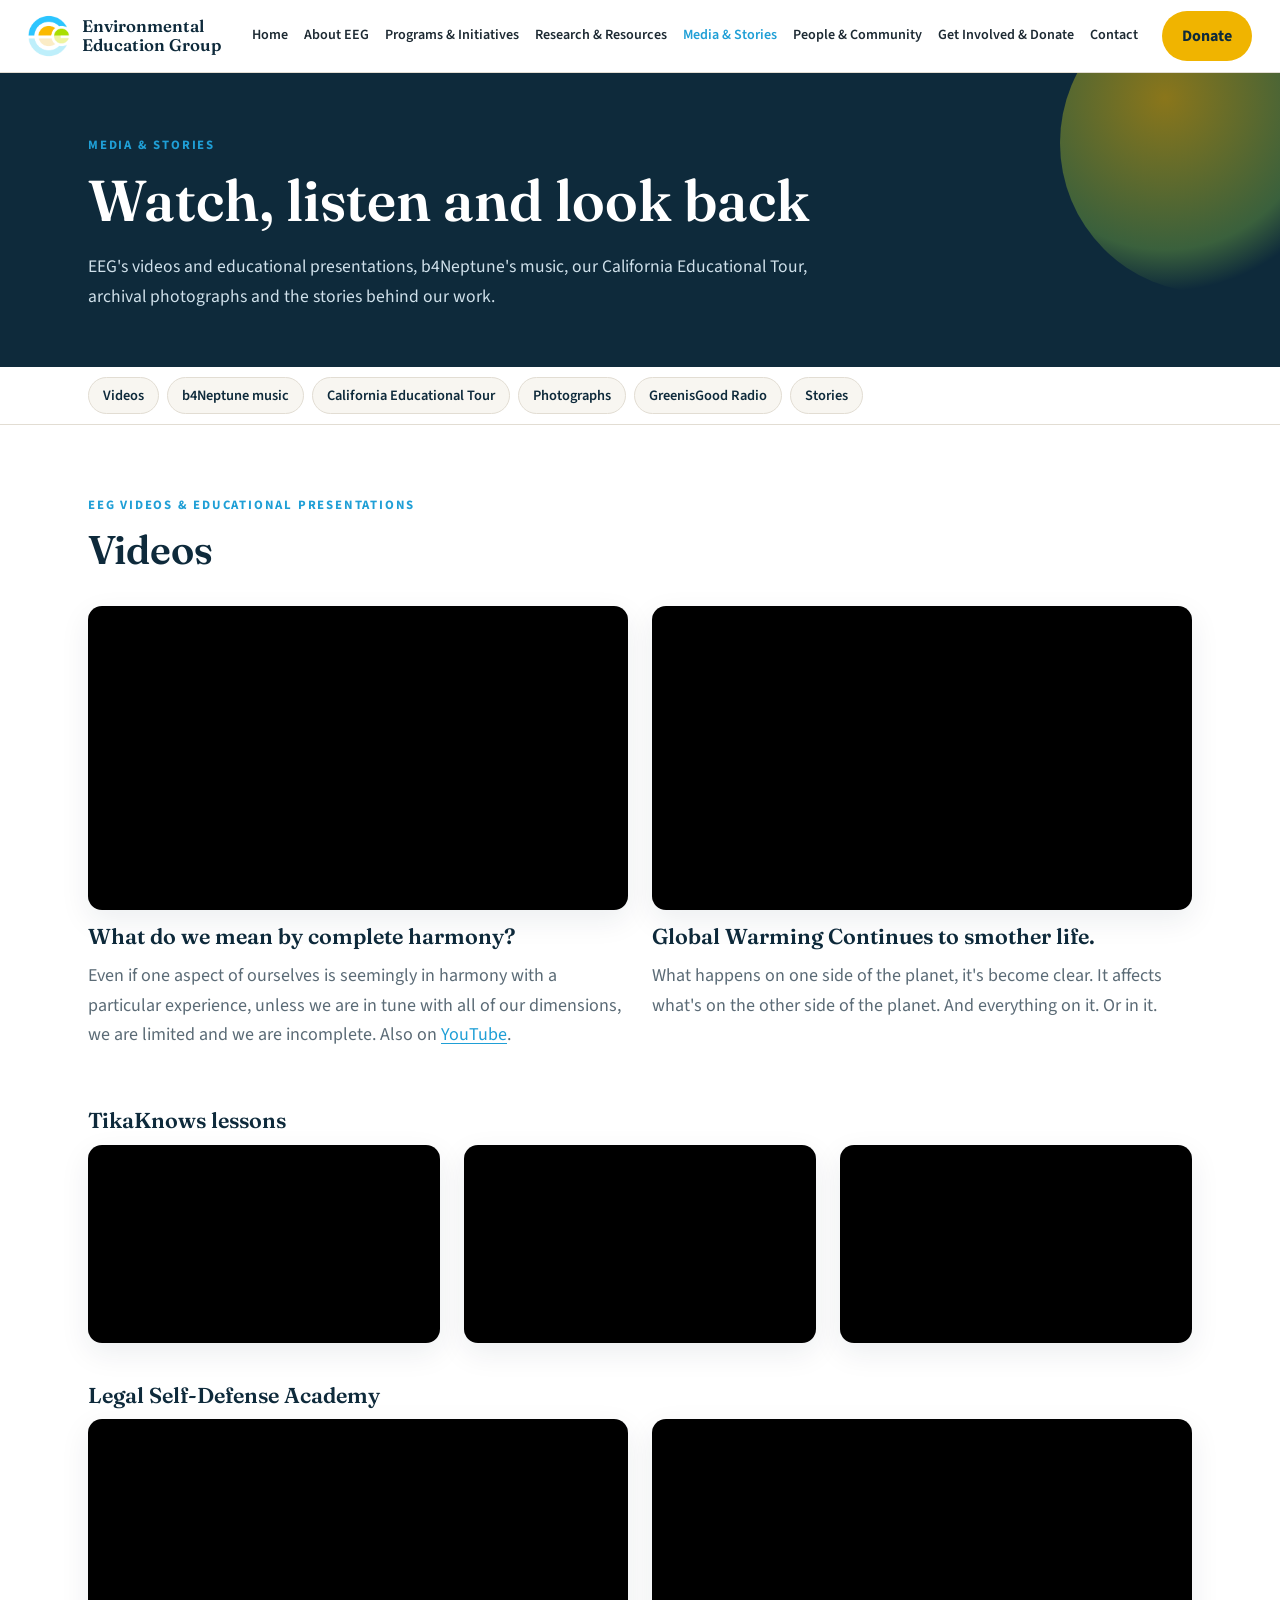
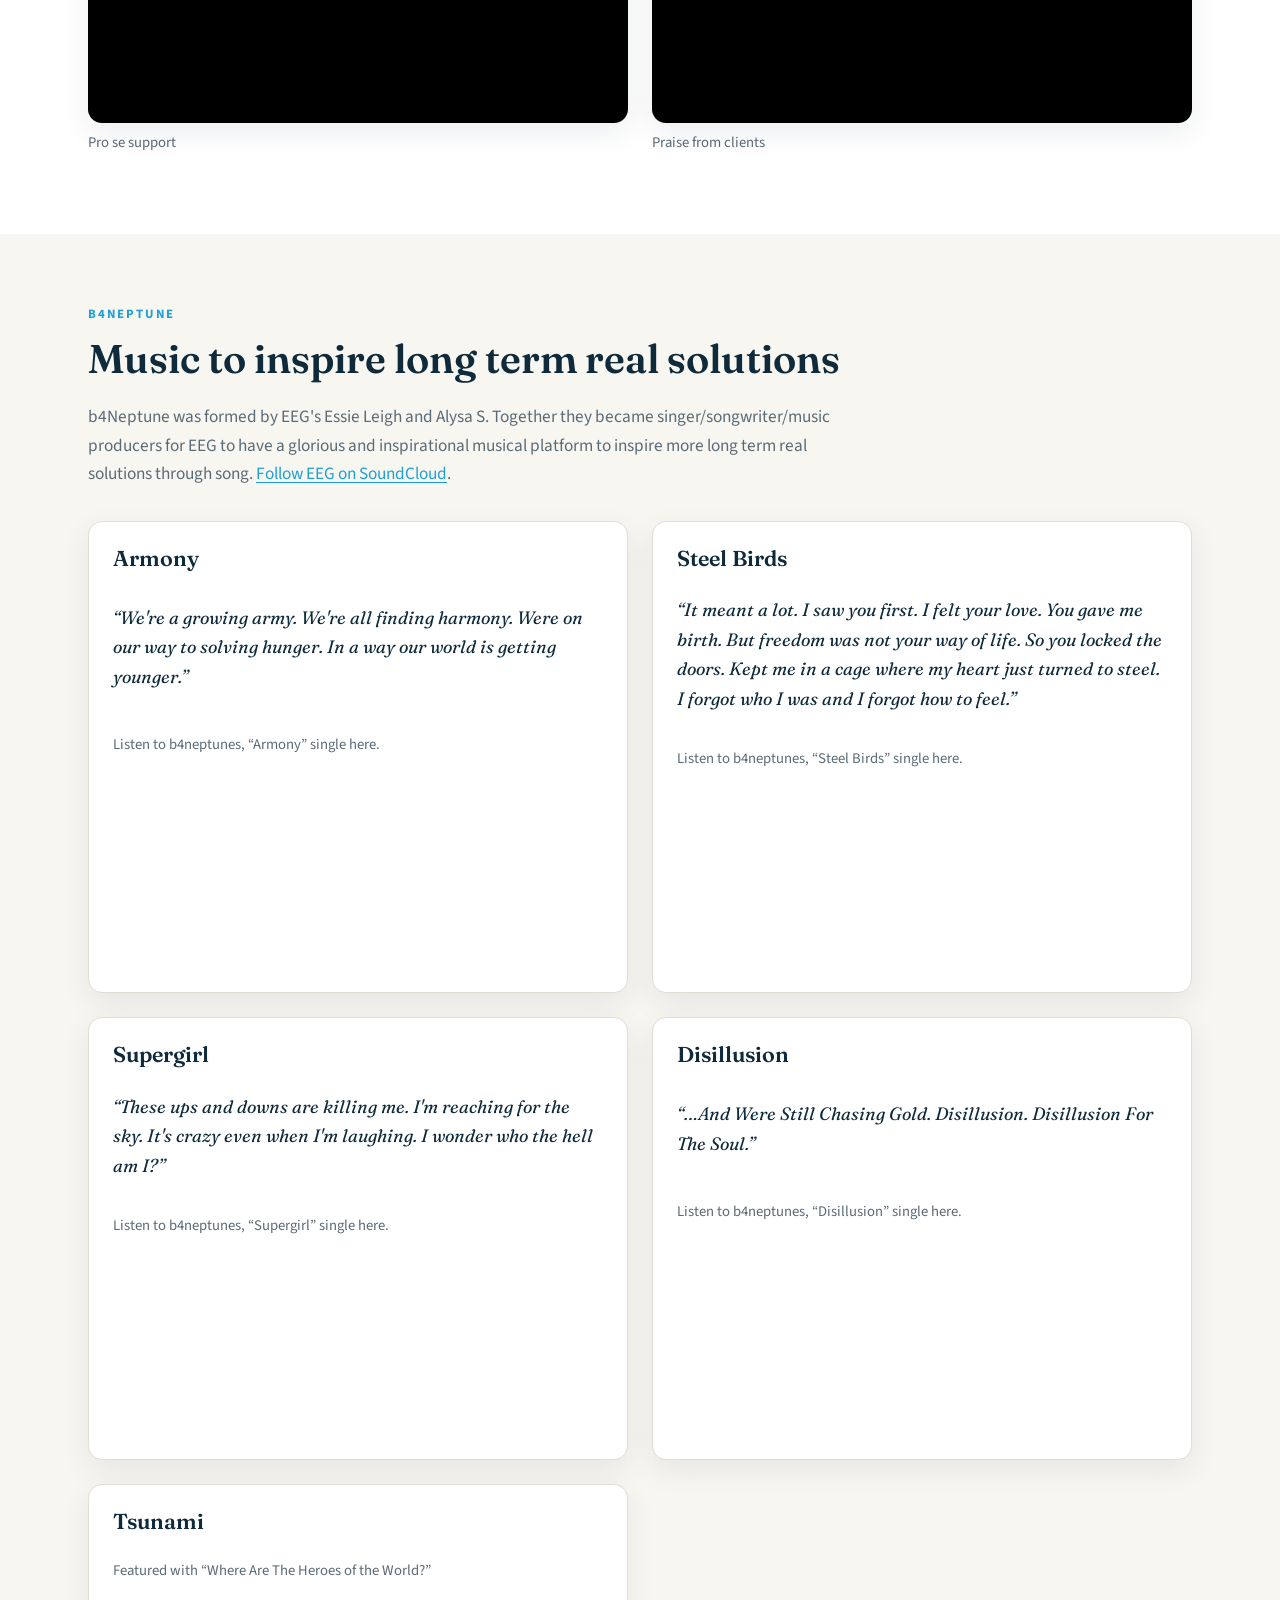
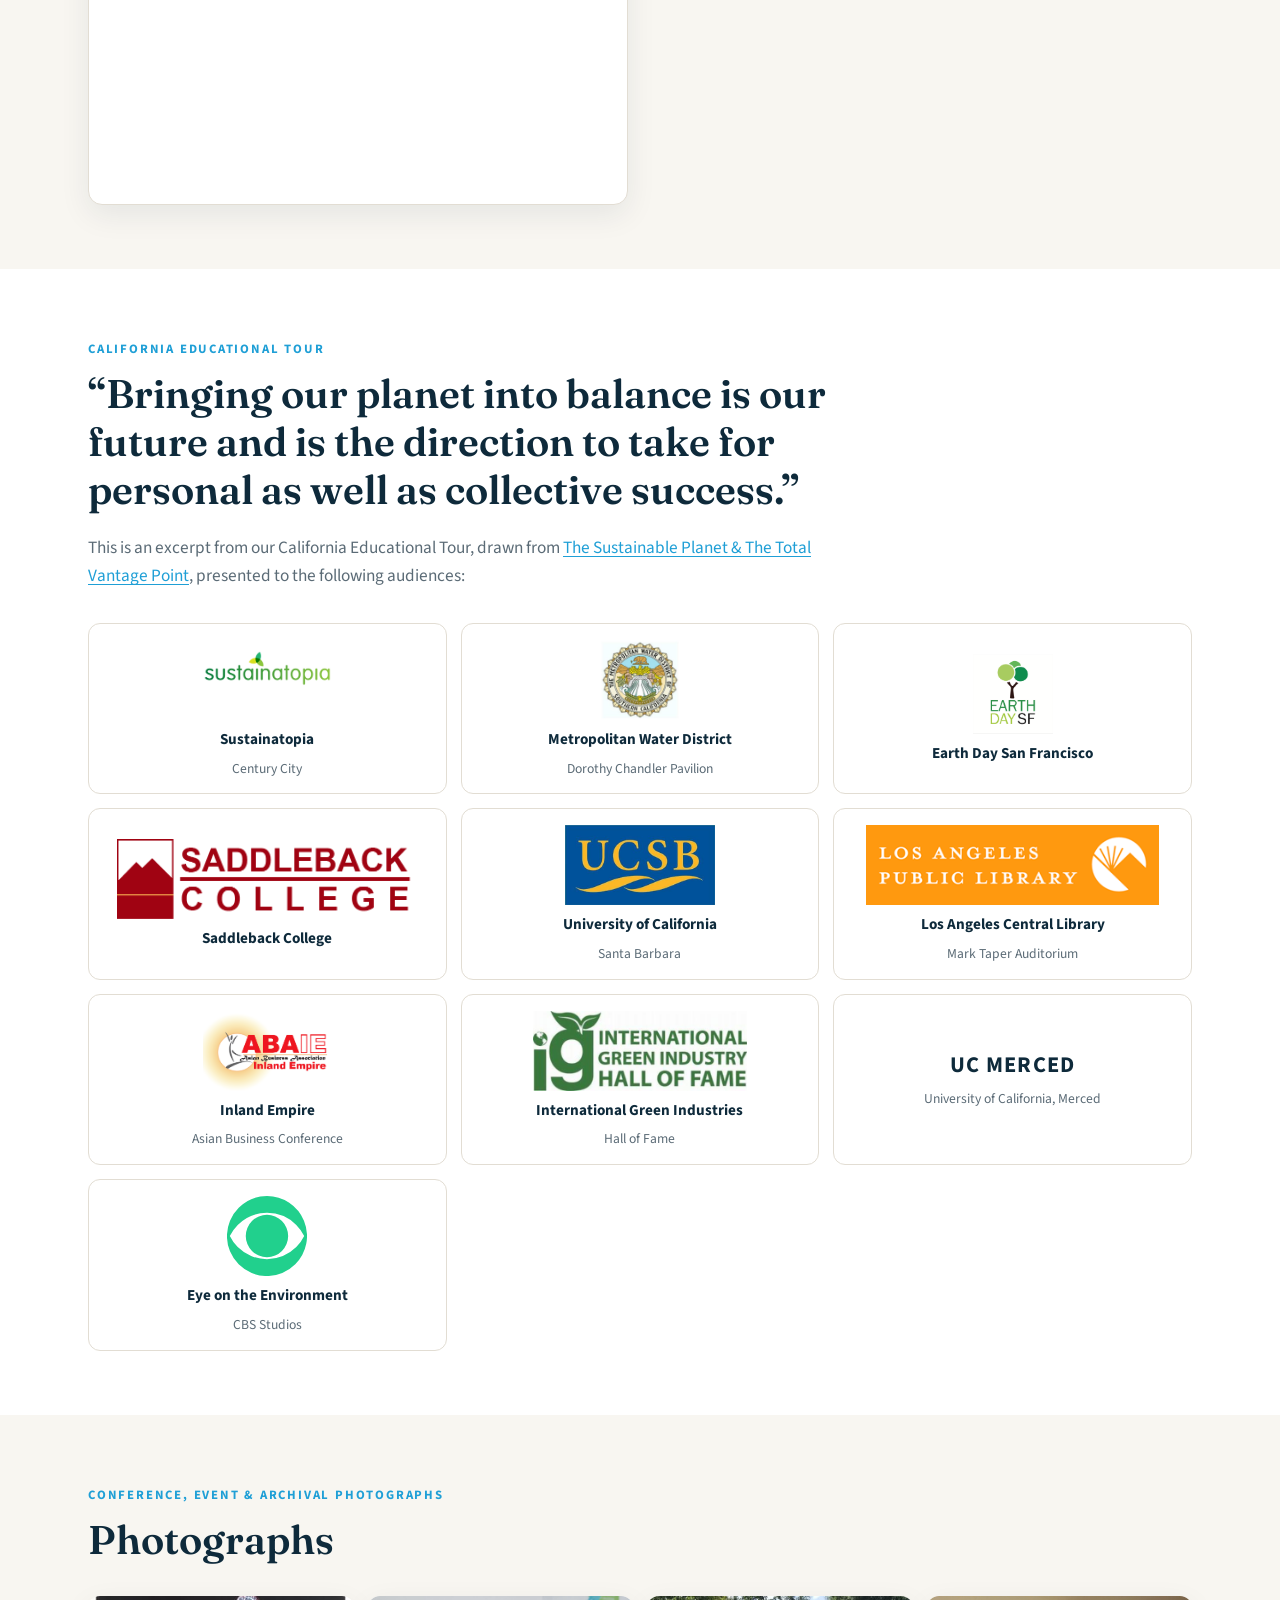
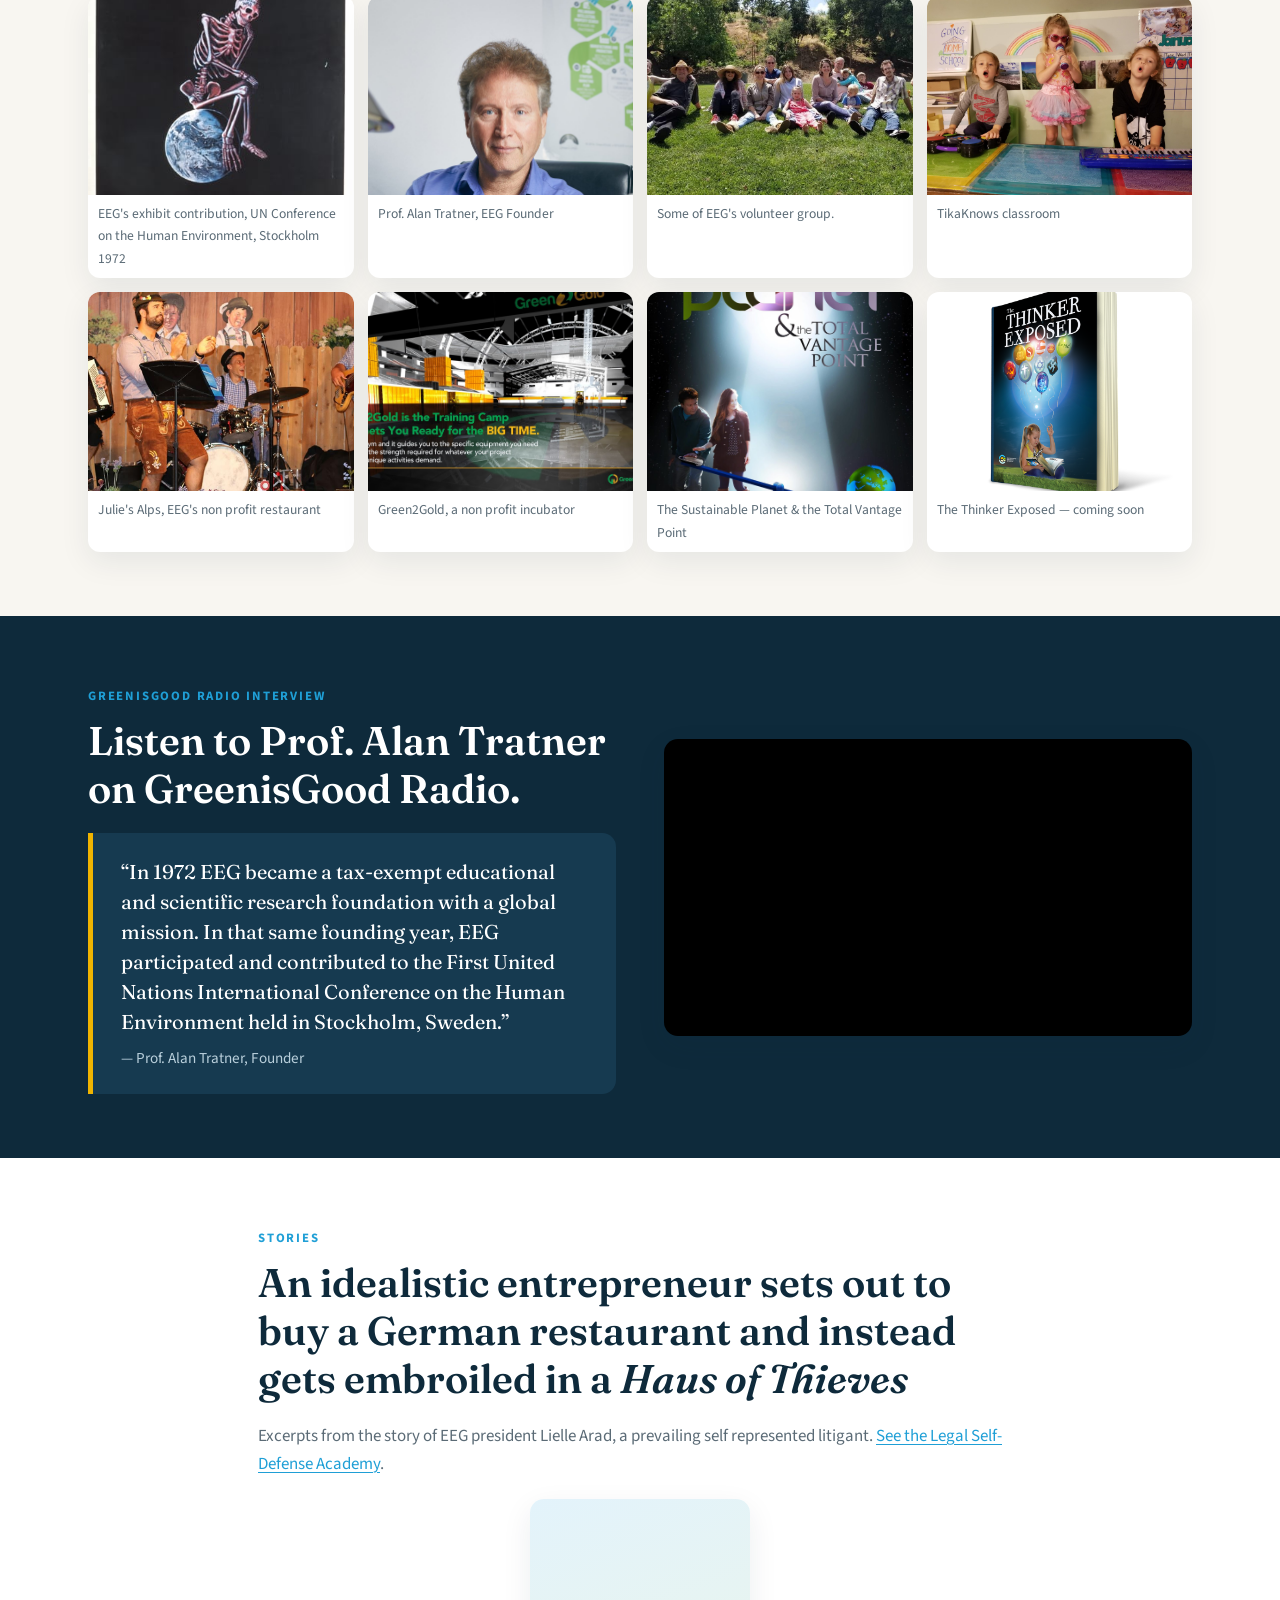
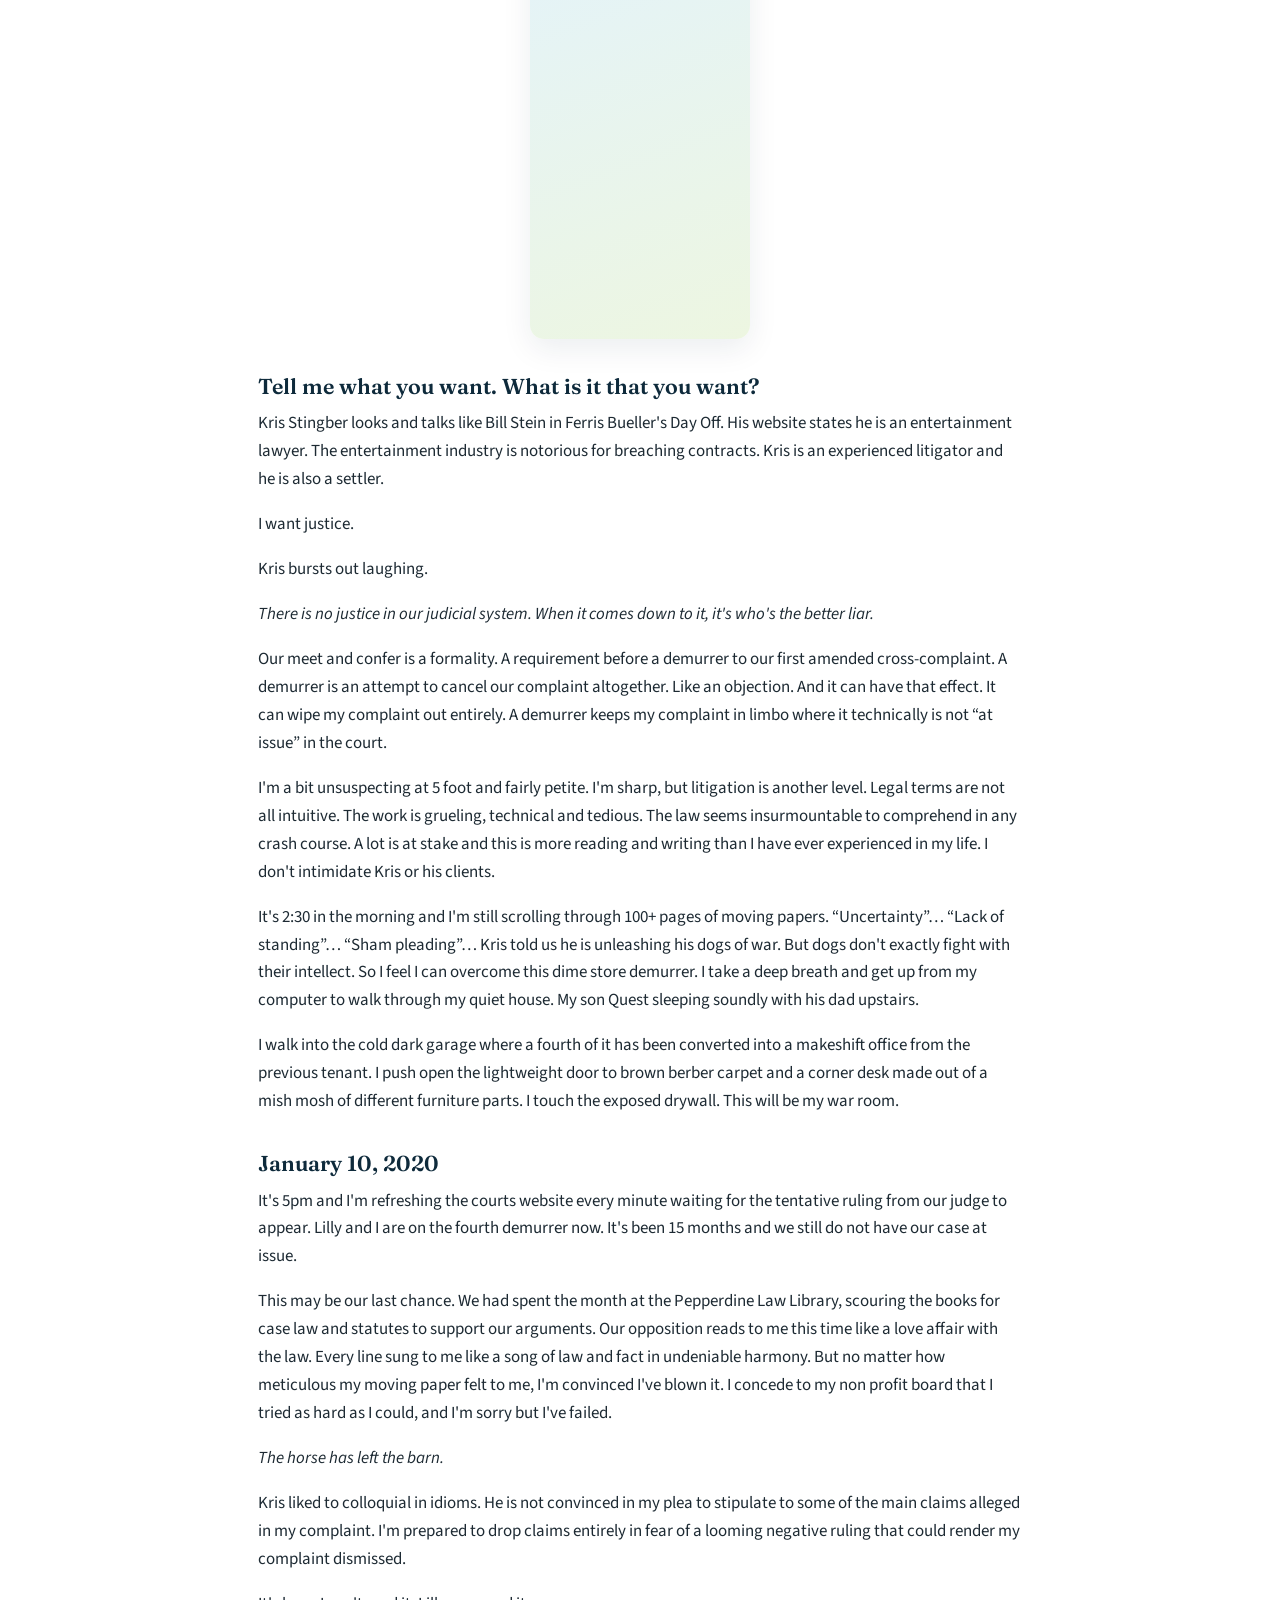
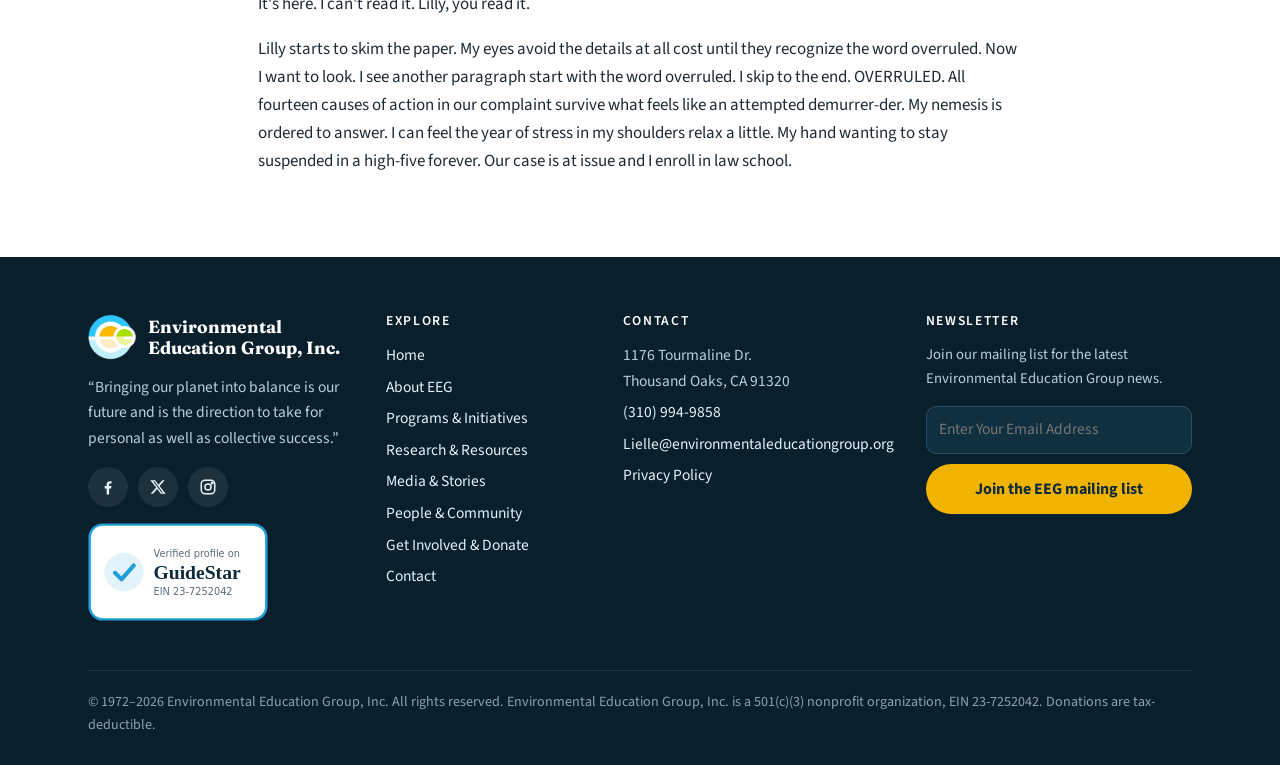
<file: media.html>
<!doctype html>
<html lang="en">
<head>
<meta charset="utf-8">
<meta name="viewport" content="width=device-width, initial-scale=1">
<title>Media & Stories | Environmental Education Group</title>
<meta name="description" content="EEG videos, b4Neptune music, the California Educational Tour, archival photographs, the GreenisGood Radio interview and stories from our community.">
<meta name="keywords" content="Non Profit, Environment, Education">
<meta property="og:title" content="Media & Stories | Environmental Education Group">
<meta property="og:description" content="EEG videos, b4Neptune music, the California Educational Tour, archival photographs, the GreenisGood Radio interview and stories from our community.">
<meta property="og:image" content="assets/img/eeg_icon2.png">
<link rel="icon" href="assets/img/eeg_icon2.png">
<link rel="preconnect" href="https://fonts.googleapis.com">
<link rel="preconnect" href="https://fonts.gstatic.com" crossorigin>
<link href="https://fonts.googleapis.com/css2?family=Fraunces:opsz,wght@9..144,500;9..144,600;9..144,700&amp;family=Source+Sans+3:wght@400;600;700&amp;display=swap" rel="stylesheet">
<link rel="stylesheet" href="assets/css/style.css?v=3">
</head>
<body>
<a class="skip-link" href="#main">Skip to content</a>
<header class="site-header">
  <div class="container header-inner">
    <a class="brand" href="index.html">
      <img src="assets/img/eeg_icon2.png" alt="" width="44" height="44">
      <span>Environmental Education Group<small>Harmonizing environments on all levels</small></span>
    </a>
    <nav id="site-nav" class="site-nav" aria-label="Main">
      <ul>
      <li><a href="index.html">Home</a></li>
      <li><a href="about.html">About EEG</a></li>
      <li><a href="programs.html">Programs &amp; Initiatives</a></li>
      <li><a href="resources.html">Research &amp; Resources</a></li>
      <li><a href="media.html" aria-current="page">Media &amp; Stories</a></li>
      <li><a href="people.html">People &amp; Community</a></li>
      <li><a href="get-involved.html">Get Involved &amp; Donate</a></li>
      <li><a href="contact.html">Contact</a></li>
      </ul>
    </nav>
    <a class="btn btn-gold header-donate" href="get-involved.html#donate">Donate</a>
    <button class="nav-toggle" type="button" aria-controls="site-nav" aria-expanded="false" aria-label="Open menu">
      <svg viewBox="0 0 24 24" fill="none" stroke="currentColor" stroke-width="2"><path d="M3 6h18M3 12h18M3 18h18"/></svg>
    </button>
  </div>
</header>
<main id="main">
<section class="page-header">
  <div class="container">
    <span class="eyebrow">Media &amp; Stories</span>
    <h1>Watch, listen and look back</h1>
    <p>EEG's videos and educational presentations, b4Neptune's music, our California Educational Tour, archival photographs and the stories behind our work.</p>
  </div>
</section>
<nav class="subnav" aria-label="On this page">
  <div class="container"><ul>
    <li><a href="#videos">Videos</a></li>
    <li><a href="#music">b4Neptune music</a></li>
    <li><a href="#tour">California Educational Tour</a></li>
    <li><a href="#photos">Photographs</a></li>
    <li><a href="#radio">GreenisGood Radio</a></li>
    <li><a href="#haus-of-thieves">Stories</a></li>
  </ul></div>
</nav>

<!-- Videos -->
<section class="section alt" id="videos">
  <div class="container">
    <div class="section-head">
      <span class="eyebrow">EEG videos &amp; educational presentations</span>
      <h2>Videos</h2>
    </div>
    <div class="grid grid-2">
      <div>
        <div class="embed"><iframe title="What do we mean by complete harmony?" src="https://player.vimeo.com/video/348105222?badge=0&amp;autopause=0&amp;player_id=0&amp;app_id=58479" allow="autoplay; fullscreen" allowfullscreen loading="lazy"></iframe></div>
        <h3 style="margin-top:14px">What do we mean by complete harmony?</h3>
        <p class="muted">Even if one aspect of ourselves is seemingly in harmony with a particular experience, unless we are in tune with all of our dimensions, we are limited and we are incomplete. Also on <a href="https://youtu.be/nJjPfqt4ov4" target="_blank" rel="noopener">YouTube</a>.</p>
      </div>
      <div>
        <div class="embed"><iframe title="Global Warming Continues to smother life" src="https://player.vimeo.com/video/348104193?badge=0&amp;autopause=0&amp;player_id=0&amp;app_id=58479" allow="autoplay; fullscreen" allowfullscreen loading="lazy"></iframe></div>
        <h3 style="margin-top:14px">Global Warming Continues to smother life.</h3>
        <p class="muted">What happens on one side of the planet, it's become clear. It affects what's on the other side of the planet. And everything on it. Or in it.</p>
      </div>
    </div>
    <h3 class="mt-3">TikaKnows lessons</h3>
    <div class="grid grid-3">
      <div class="embed"><iframe title="TikaKnows video 1" src="https://www.youtube.com/embed/7PZ6IY2JgMA" allowfullscreen loading="lazy"></iframe></div>
      <div class="embed"><iframe title="TikaKnows video 2" src="https://www.youtube.com/embed/xMJM_00wOjY" allowfullscreen loading="lazy"></iframe></div>
      <div class="embed"><iframe title="TikaKnows video 3" src="https://www.youtube.com/embed/Ib10mQRNsKk" allowfullscreen loading="lazy"></iframe></div>
    </div>
    <h3 class="mt-3">Legal Self-Defense Academy</h3>
    <div class="grid grid-2">
      <div><div class="embed"><iframe title="Pro se support" src="https://www.youtube.com/embed/rbW-8qDgPeo?modestbranding=1&amp;rel=0" allowfullscreen loading="lazy"></iframe></div><p class="small muted" style="margin-top:8px">Pro se support</p></div>
      <div><div class="embed"><iframe title="Praise from clients" src="https://www.youtube.com/embed/ycbsxybfWVI?modestbranding=1&amp;rel=0" allowfullscreen loading="lazy"></iframe></div><p class="small muted" style="margin-top:8px">Praise from clients</p></div>
    </div>
  </div>
</section>

<!-- Music -->
<section class="section" id="music">
  <div class="container">
    <div class="section-head">
      <span class="eyebrow">b4Neptune</span>
      <h2>Music to inspire long term real solutions</h2>
      <p>b4Neptune was formed by EEG's Essie Leigh and Alysa S. Together they became singer/songwriter/music producers for EEG to have a glorious and inspirational musical platform to inspire more long term real solutions through song. <a href="https://soundcloud.com/user-242184062" target="_blank" rel="noopener">Follow EEG on SoundCloud</a>.</p>
    </div>
    <div class="grid grid-2">
      <div class="card track">
        <h3>Armony</h3>
        <p class="lyric">We're a growing army. We're all finding harmony. Were on our way to solving hunger. In a way our world is getting younger.</p>
        <p class="small muted">Listen to b4neptunes, &ldquo;Armony&rdquo; single here.</p>
        <div class="audio-embed"><iframe title="Armony by EEG on SoundCloud" height="166" scrolling="no" allow="autoplay" loading="lazy" src="https://w.soundcloud.com/player/?url=https%3A//api.soundcloud.com/tracks/1095963340&amp;color=%23ff5500&amp;auto_play=false&amp;hide_related=false&amp;show_comments=true&amp;show_user=true&amp;show_reposts=false&amp;show_teaser=true"></iframe></div>
      </div>
      <div class="card track">
        <h3>Steel Birds</h3>
        <p class="lyric">It meant a lot. I saw you first. I felt your love. You gave me birth. But freedom was not your way of life. So you locked the doors. Kept me in a cage where my heart just turned to steel. I forgot who I was and I forgot how to feel.</p>
        <p class="small muted">Listen to b4neptunes, &ldquo;Steel Birds&rdquo; single here.</p>
        <div class="audio-embed"><iframe title="Steel Birds by EEG on SoundCloud" height="166" scrolling="no" allow="autoplay" loading="lazy" src="https://w.soundcloud.com/player/?url=https%3A//api.soundcloud.com/tracks/1098277801&amp;color=%23ff5500&amp;auto_play=false&amp;hide_related=false&amp;show_comments=true&amp;show_user=true&amp;show_reposts=false&amp;show_teaser=true"></iframe></div>
      </div>
      <div class="card track">
        <h3>Supergirl</h3>
        <p class="lyric">These ups and downs are killing me. I'm reaching for the sky. It's crazy even when I'm laughing. I wonder who the hell am I?</p>
        <p class="small muted">Listen to b4neptunes, &ldquo;Supergirl&rdquo; single here.</p>
        <div class="audio-embed"><iframe title="SuperGirl by EEG on SoundCloud" height="166" scrolling="no" allow="autoplay" loading="lazy" src="https://w.soundcloud.com/player/?url=https%3A//api.soundcloud.com/tracks/1099643734&amp;color=%23ff5500&amp;auto_play=false&amp;hide_related=false&amp;show_comments=true&amp;show_user=true&amp;show_reposts=false&amp;show_teaser=true"></iframe></div>
      </div>
      <div class="card track">
        <h3>Disillusion</h3>
        <p class="lyric">&hellip;And Were Still Chasing Gold. Disillusion. Disillusion For The Soul.</p>
        <p class="small muted">Listen to b4neptunes, &ldquo;Disillusion&rdquo; single here.</p>
        <div class="audio-embed"><iframe title="Disillusion by EEG on SoundCloud" height="166" scrolling="no" allow="autoplay" loading="lazy" src="https://w.soundcloud.com/player/?url=https%3A//api.soundcloud.com/tracks/1098280564&amp;color=%23ff5500&amp;auto_play=false&amp;hide_related=false&amp;show_comments=true&amp;show_user=true&amp;show_reposts=false&amp;show_teaser=true"></iframe></div>
      </div>
      <div class="card track">
        <h3>Tsunami</h3>
        <p class="small muted">Featured with &ldquo;Where Are The Heroes of the World?&rdquo;</p>
        <div class="audio-embed"><iframe title="Tsunami by EEG on SoundCloud" height="166" scrolling="no" allow="autoplay" loading="lazy" src="https://w.soundcloud.com/player/?url=https%3A//api.soundcloud.com/tracks/1095960148&amp;color=%23ff5500&amp;auto_play=false&amp;hide_related=false&amp;show_comments=true&amp;show_user=true&amp;show_reposts=false&amp;show_teaser=true"></iframe></div>
      </div>
    </div>
  </div>
</section>

<!-- California Educational Tour -->
<section class="section alt" id="tour">
  <div class="container">
    <div class="section-head">
      <span class="eyebrow">California Educational Tour</span>
      <h2>&ldquo;Bringing our planet into balance is our future and is the direction to take for personal as well as collective success.&rdquo;</h2>
      <p>This is an excerpt from our California Educational Tour, drawn from <a href="resources.html#sustainable-planet">The Sustainable Planet &amp; The Total Vantage Point</a>, presented to the following audiences:</p>
    </div>
    <div class="logo-wall">
      <div class="logo-tile"><img src="assets/img/sustainatopia-logo.png" alt="" loading="lazy"><strong>Sustainatopia</strong><span>Century City</span></div>
      <div class="logo-tile"><img src="assets/img/Metropolitan-Water-District-Seal.jpg" alt="" loading="lazy"><strong>Metropolitan Water District</strong><span>Dorothy Chandler Pavilion</span></div>
      <div class="logo-tile"><img src="assets/img/earthdayjpg.png" alt="" loading="lazy"><strong>Earth Day San Francisco</strong></div>
      <div class="logo-tile"><img src="assets/img/SADDLEBACK_LOGO-01.png" alt="" loading="lazy"><strong>Saddleback College</strong></div>
      <div class="logo-tile"><img src="assets/img/ucsb_logo.jpg" alt="" loading="lazy"><strong>University of California</strong><span>Santa Barbara</span></div>
      <div class="logo-tile"><img src="assets/img/f0055c2a42d0d7bdf4bf91cf4d037e397748.png" alt="" loading="lazy"><strong>Los Angeles Central Library</strong><span>Mark Taper Auditorium</span></div>
      <div class="logo-tile"><img src="assets/img/ABAIE_LOGO.png" alt="" loading="lazy"><strong>Inland Empire</strong><span>Asian Business Conference</span></div>
      <div class="logo-tile"><img src="assets/img/international-green-industry-hall-of-fame-ig-77635455.jpg" alt="" loading="lazy"><strong>International Green Industries</strong><span>Hall of Fame</span></div>
      <div class="logo-tile"><strong style="font-size:1.4rem;letter-spacing:.06em">UC MERCED</strong><span>University of California, Merced</span></div>
      <div class="logo-tile"><img src="assets/img/CBS_Eye_Turquoise.svg" alt="" loading="lazy"><strong>Eye on the Environment</strong><span>CBS Studios</span></div>
    </div>
  </div>
</section>

<!-- Photographs -->
<section class="section" id="photos">
  <div class="container">
    <div class="section-head">
      <span class="eyebrow">Conference, event &amp; archival photographs</span>
      <h2>Photographs</h2>
    </div>
    <div class="gallery">
      <figure><img src="assets/img/PG_02214-_2_.jpg" alt="EEG's exhibit at the 1972 UN Conference on the Human Environment" loading="lazy"><figcaption>EEG's exhibit contribution, UN Conference on the Human Environment, Stockholm 1972</figcaption></figure>
      <figure><img src="assets/img/_D4A8464-print.jpg" alt="Prof. Alan Tratner" loading="lazy" style="object-position:top"><figcaption>Prof. Alan Tratner, EEG Founder</figcaption></figure>
      <figure><img src="assets/img/fam.jpg" alt="EEG volunteers sitting together on a lawn" loading="lazy"><figcaption>Some of EEG's volunteer group.</figcaption></figure>
      <figure><img src="assets/img/20180108_105317.jpg" alt="Children in a TikaKnows class" loading="lazy"><figcaption>TikaKnows classroom</figcaption></figure>
      <figure><img src="assets/img/soursam.jpg" alt="Band performing at Julie's Alps" loading="lazy"><figcaption>Julie's Alps, EEG's non profit restaurant</figcaption></figure>
      <figure><img src="assets/img/TRAINING_final.jpg" alt="Green2Gold training camp graphic" loading="lazy"><figcaption>Green2Gold, a non profit incubator</figcaption></figure>
      <figure><img src="assets/img/SPTVP_14.jpg" alt="The Sustainable Planet &amp; the Total Vantage Point cover" loading="lazy"><figcaption>The Sustainable Planet &amp; the Total Vantage Point</figcaption></figure>
      <figure><img src="assets/img/book_cover_thethinker.png" alt="The Thinker Exposed cover" loading="lazy"><figcaption>The Thinker Exposed &mdash; coming soon</figcaption></figure>
    </div>
  </div>
</section>

<!-- Radio -->
<section class="section dark" id="radio">
  <div class="container split">
    <div>
      <span class="eyebrow">GreenisGood Radio interview</span>
      <h2>Listen to Prof. Alan Tratner on GreenisGood Radio.</h2>
      <blockquote class="quote">&ldquo;In 1972 EEG became a tax-exempt educational and scientific research foundation with a global mission. In that same founding year, EEG participated and contributed to the First United Nations International Conference on the Human Environment held in Stockholm, Sweden.&rdquo;<cite>&mdash; Prof. Alan Tratner, Founder</cite></blockquote>
    </div>
    <div class="embed"><iframe title="Prof. Alan Tratner on GreenisGood Radio" src="https://www.youtube.com/embed/bNI2LWH_YrU" allowfullscreen loading="lazy"></iframe></div>
  </div>
</section>

<!-- Stories -->
<section class="section alt" id="haus-of-thieves">
  <div class="container narrow prose">
    <span class="eyebrow">Stories</span>
    <h2>An idealistic entrepreneur sets out to buy a German restaurant and instead gets embroiled in a <em>Haus of Thieves</em></h2>
    <p class="muted">Excerpts from the story of EEG president Lielle Arad, a prevailing self represented litigant. <a href="programs.html#legal-academy">See the Legal Self-Defense Academy</a>.</p>
    <!-- Image box: replace this div with <img src="assets/img/YOUR-IMAGE.png" alt="Illustration of Lielle Arad" loading="lazy" style="max-width:220px;margin:20px auto"> -->
    <div aria-hidden="true" style="width:220px;aspect-ratio:1/2;margin:20px auto;border-radius:14px;background:linear-gradient(160deg, var(--sky-soft), var(--lime-soft));box-shadow:var(--shadow)"></div>

    <h3>Tell me what you want. What is it that you want?</h3>
    <p>Kris Stingber looks and talks like Bill Stein in Ferris Bueller's Day Off. His website states he is an entertainment lawyer. The entertainment industry is notorious for breaching contracts. Kris is an experienced litigator and he is also a settler.</p>
    <p>I want justice.</p>
    <p>Kris bursts out laughing.</p>
    <p><em>There is no justice in our judicial system. When it comes down to it, it's who's the better liar.</em></p>
    <p>Our meet and confer is a formality. A requirement before a demurrer to our first amended cross-complaint. A demurrer is an attempt to cancel our complaint altogether. Like an objection. And it can have that effect. It can wipe my complaint out entirely. A demurrer keeps my complaint in limbo where it technically is not &ldquo;at issue&rdquo; in the court.</p>
    <p>I'm a bit unsuspecting at 5 foot and fairly petite. I'm sharp, but litigation is another level. Legal terms are not all intuitive. The work is grueling, technical and tedious. The law seems insurmountable to comprehend in any crash course. A lot is at stake and this is more reading and writing than I have ever experienced in my life. I don't intimidate Kris or his clients.</p>
    <p>It's 2:30 in the morning and I'm still scrolling through 100+ pages of moving papers. &ldquo;Uncertainty&rdquo;&hellip; &ldquo;Lack of standing&rdquo;&hellip; &ldquo;Sham pleading&rdquo;&hellip; Kris told us he is unleashing his dogs of war. But dogs don't exactly fight with their intellect. So I feel I can overcome this dime store demurrer. I take a deep breath and get up from my computer to walk through my quiet house. My son Quest sleeping soundly with his dad upstairs.</p>
    <p>I walk into the cold dark garage where a fourth of it has been converted into a makeshift office from the previous tenant. I push open the lightweight door to brown berber carpet and a corner desk made out of a mish mosh of different furniture parts. I touch the exposed drywall. This will be my war room.</p>

    <h3>January 10, 2020</h3>
    <p>It's 5pm and I'm refreshing the courts website every minute waiting for the tentative ruling from our judge to appear. Lilly and I are on the fourth demurrer now. It's been 15 months and we still do not have our case at issue.</p>
    <p>This may be our last chance. We had spent the month at the Pepperdine Law Library, scouring the books for case law and statutes to support our arguments. Our opposition reads to me this time like a love affair with the law. Every line sung to me like a song of law and fact in undeniable harmony. But no matter how meticulous my moving paper felt to me, I'm convinced I've blown it. I concede to my non profit board that I tried as hard as I could, and I'm sorry but I've failed.</p>
    <p><em>The horse has left the barn.</em></p>
    <p>Kris liked to colloquial in idioms. He is not convinced in my plea to stipulate to some of the main claims alleged in my complaint. I'm prepared to drop claims entirely in fear of a looming negative ruling that could render my complaint dismissed.</p>
    <p>It's here. I can't read it. Lilly, you read it.</p>
    <p>Lilly starts to skim the paper. My eyes avoid the details at all cost until they recognize the word overruled. Now I want to look. I see another paragraph start with the word overruled. I skip to the end. OVERRULED. All fourteen causes of action in our complaint survive what feels like an attempted demurrer-der. My nemesis is ordered to answer. I can feel the year of stress in my shoulders relax a little. My hand wanting to stay suspended in a high-five forever. Our case is at issue and I enroll in law school.</p>
  </div>
</section>

</main>
<footer class="site-footer">
  <div class="container">
    <div class="footer-grid">
      <div>
        <div class="footer-brand"><img src="assets/img/eeg_icon2.png" alt=""><strong>Environmental Education Group, Inc.</strong></div>
        <p>&ldquo;Bringing our planet into balance is our future and is the direction to take for personal as well as collective success.&rdquo;</p>
        <div class="socials">
  <a href="https://www.facebook.com/enviromentaleducation/" target="_blank" rel="noopener" aria-label="EEG on Facebook"><svg viewBox="0 0 24 24" fill="currentColor" aria-hidden="true"><path d="M13.5 22v-8h2.7l.4-3.2h-3.1V8.8c0-.9.3-1.5 1.6-1.5h1.7V4.4c-.3 0-1.3-.1-2.5-.1-2.4 0-4.1 1.5-4.1 4.2v2.3H7.5V14h2.7v8h3.3z"/></svg></a>
  <a href="https://twitter.com/EnvironmentalEG" target="_blank" rel="noopener" aria-label="EEG on X (Twitter)"><svg viewBox="0 0 24 24" fill="currentColor" aria-hidden="true"><path d="M17.8 3h3.1l-6.8 7.8 8 10.2h-6.3l-4.9-6.4L5.3 21H2.2l7.3-8.3L1.8 3h6.4l4.4 5.9L17.8 3zm-1.1 16.2h1.7L7.4 4.7H5.6l11.1 14.5z"/></svg></a>
  <a href="https://www.instagram.com/environmental_education_group/" target="_blank" rel="noopener" aria-label="EEG on Instagram"><svg viewBox="0 0 24 24" fill="none" stroke="currentColor" stroke-width="2" aria-hidden="true"><rect x="3" y="3" width="18" height="18" rx="5"/><circle cx="12" cy="12" r="4"/><circle cx="17.5" cy="6.5" r="1" fill="currentColor"/></svg></a>
</div>
        <a class="guidestar" href="https://www.guidestar.org/profile/23-7252042" target="_blank" rel="noopener"><img src="assets/img/guidestar-profile.svg" alt="Verified profile on GuideStar, EIN 23-7252042" width="180" height="98"></a>
      </div>
      <div>
        <h4>Explore</h4>
        <ul>
          <li><a href="index.html">Home</a></li>
          <li><a href="about.html">About EEG</a></li>
          <li><a href="programs.html">Programs &amp; Initiatives</a></li>
          <li><a href="resources.html">Research &amp; Resources</a></li>
          <li><a href="media.html">Media &amp; Stories</a></li>
          <li><a href="people.html">People &amp; Community</a></li>
          <li><a href="get-involved.html">Get Involved &amp; Donate</a></li>
          <li><a href="contact.html">Contact</a></li>
        </ul>
      </div>
      <div>
        <h4>Contact</h4>
        <ul>
          <li>1176 Tourmaline Dr.<br>Thousand Oaks, CA 91320</li>
          <li><a href="tel:+13109949858">(310) 994-9858</a></li>
          <li><a href="mailto:Lielle@environmentaleducationgroup.org">Lielle@environmentaleducationgroup.org</a></li>
          <li><a href="contact.html#privacy">Privacy Policy</a></li>
        </ul>
      </div>
      <div class="footer-news">
        <h4>Newsletter</h4>
        <p class="small">Join our mailing list for the latest Environmental Education Group news.</p>
        <form class="form" data-form="newsletter">
          <label class="sr-only" for="footer-email">Email address</label>
          <input id="footer-email" type="email" name="email" required placeholder="Enter Your Email Address" autocomplete="email">
          <button class="btn btn-gold" type="submit">Join the EEG mailing list</button>
          <p class="form-status" role="status"></p>
        </form>
      </div>
    </div>
    <div class="footer-bottom">
      &copy; 1972&ndash;<span data-year>2026</span> Environmental Education Group, Inc. All rights reserved.
      Environmental Education Group, Inc. is a 501(c)(3) nonprofit organization, EIN 23-7252042. Donations are tax-deductible.
    </div>
  </div>
</footer>
<script src="assets/js/main.js"></script>
</body>
</html>
</file>
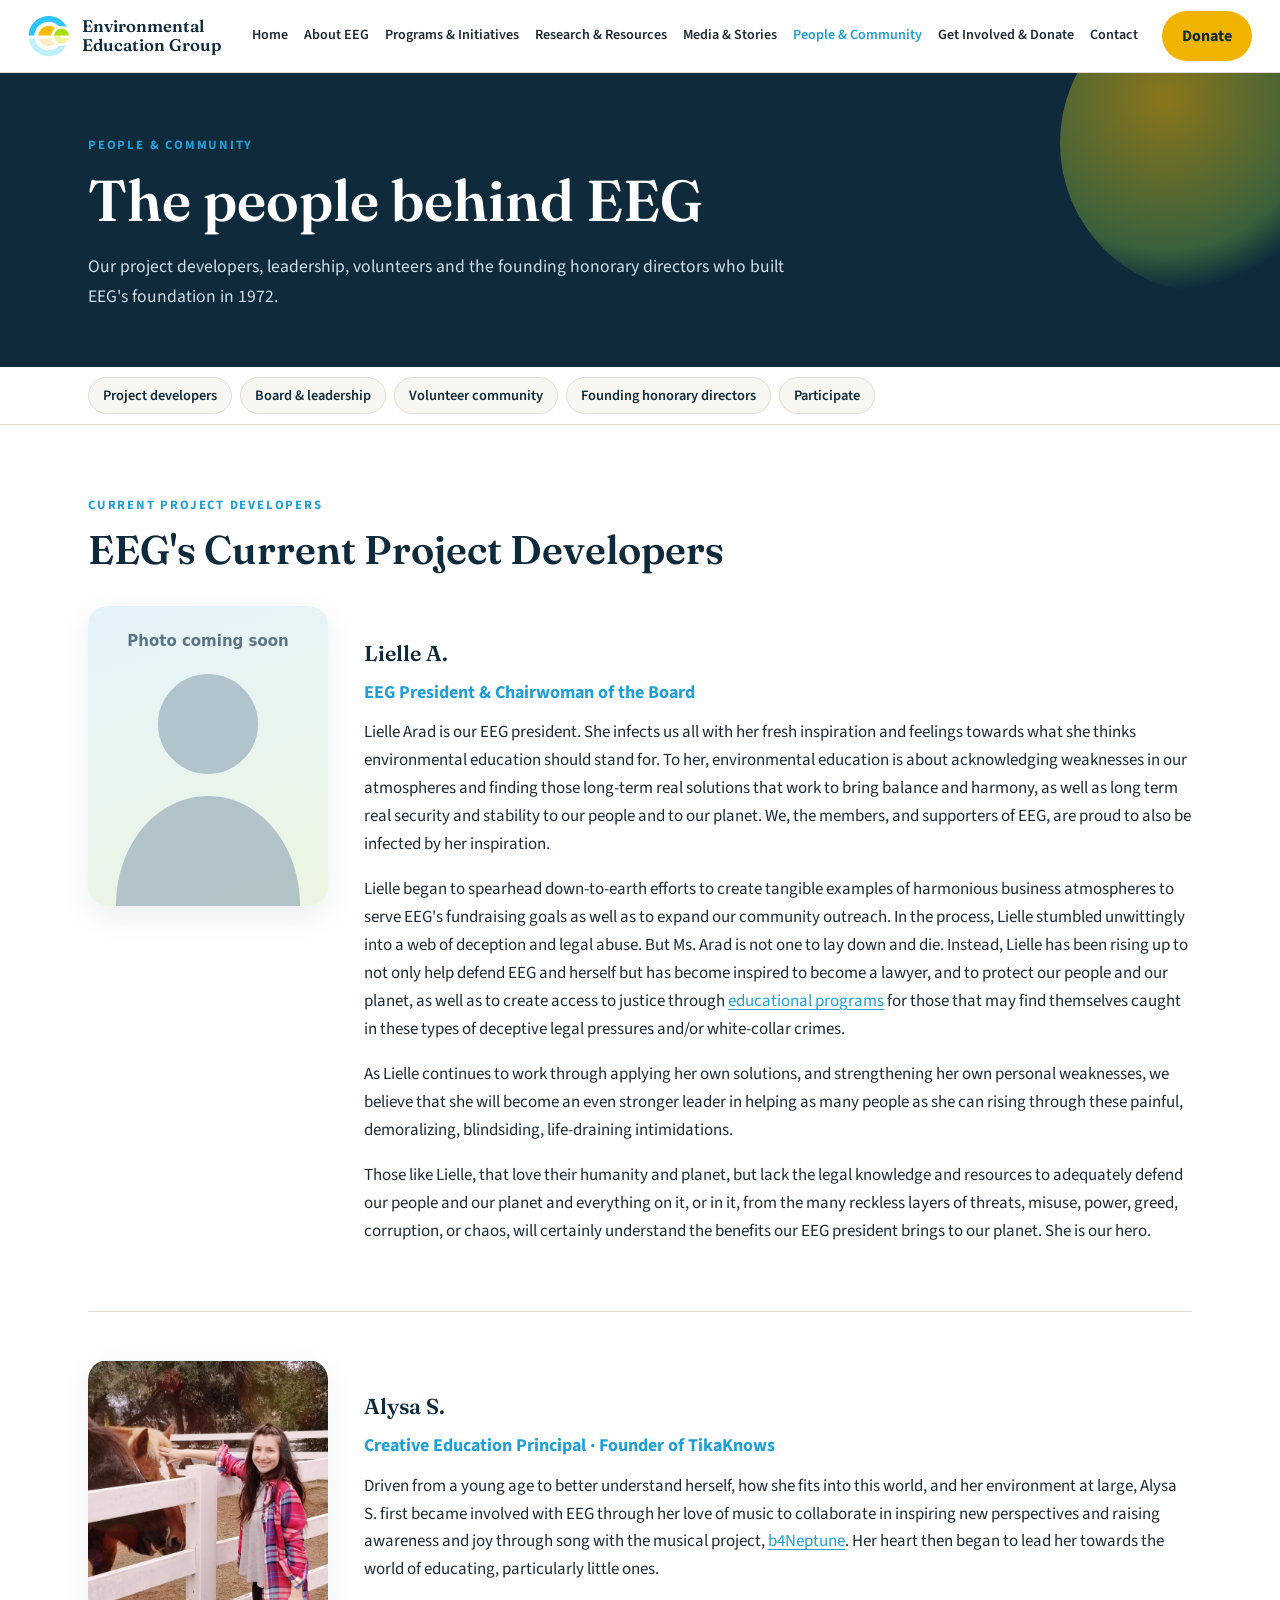
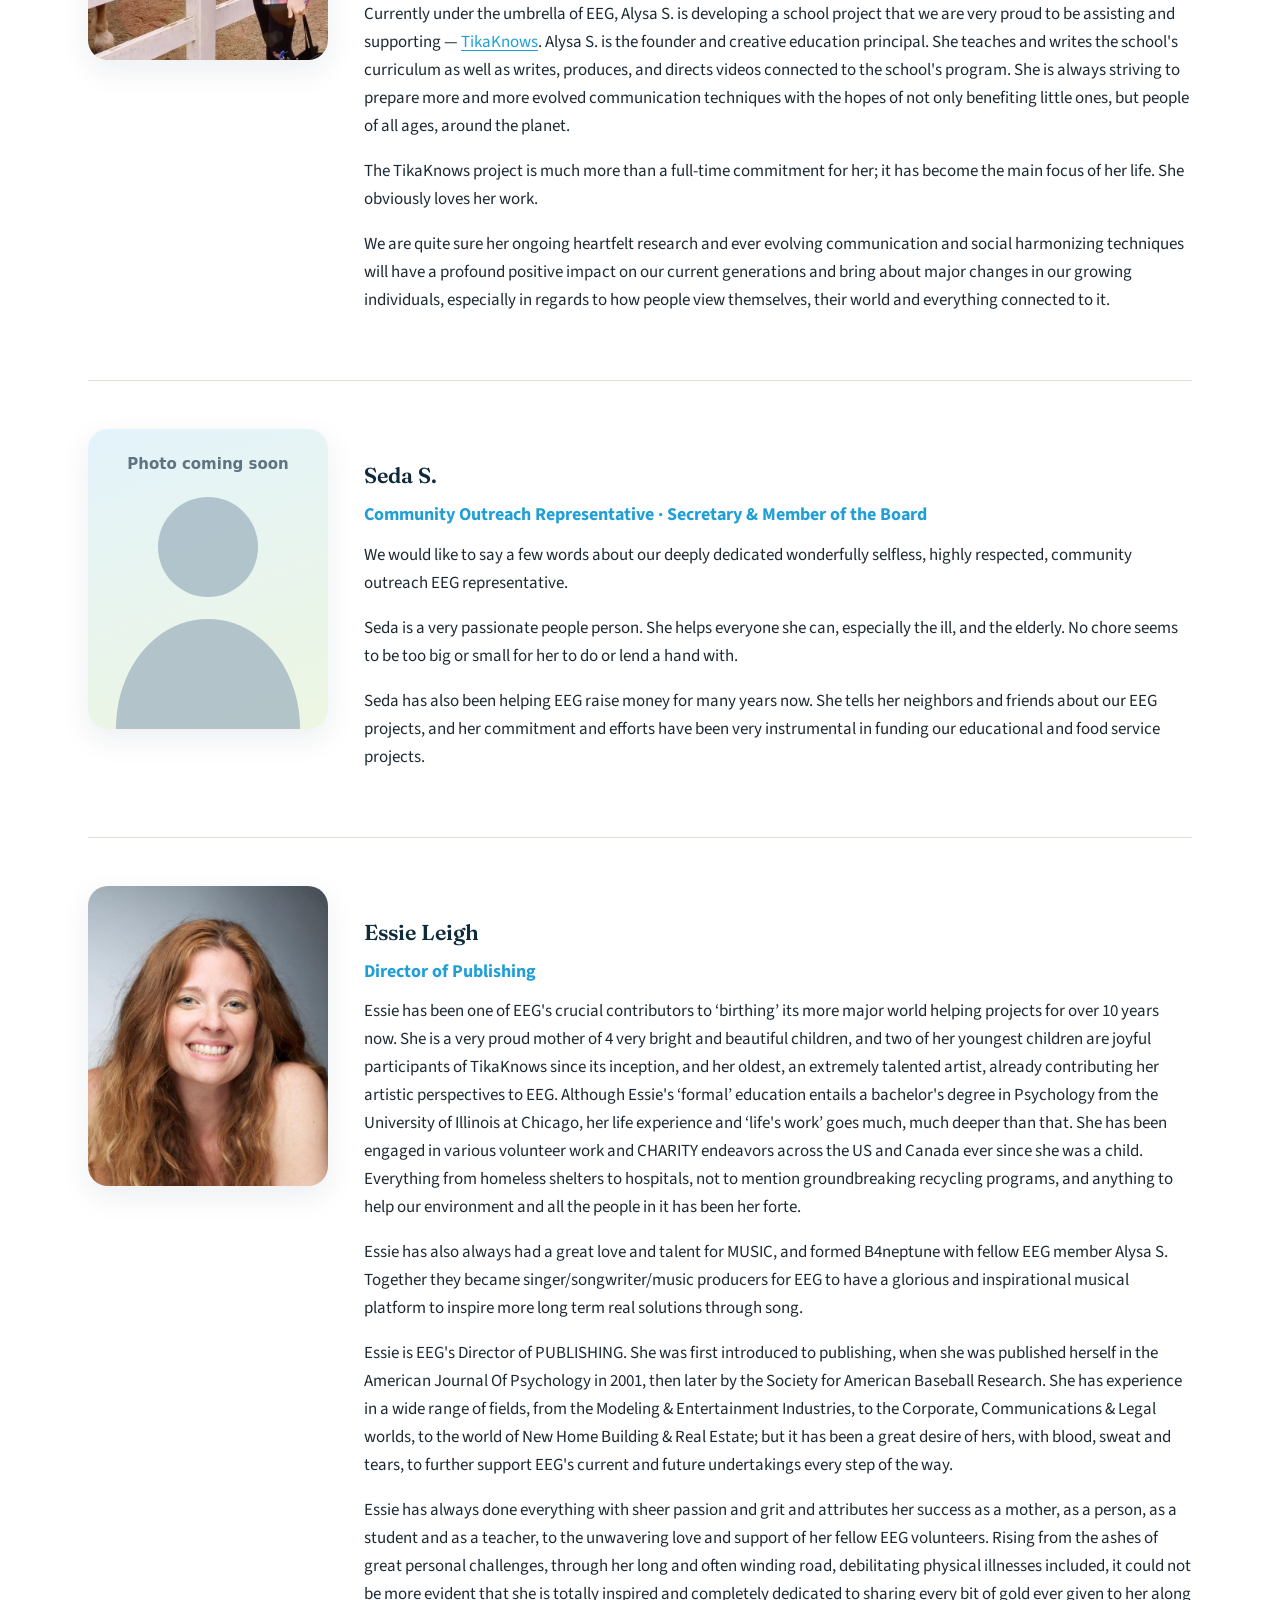
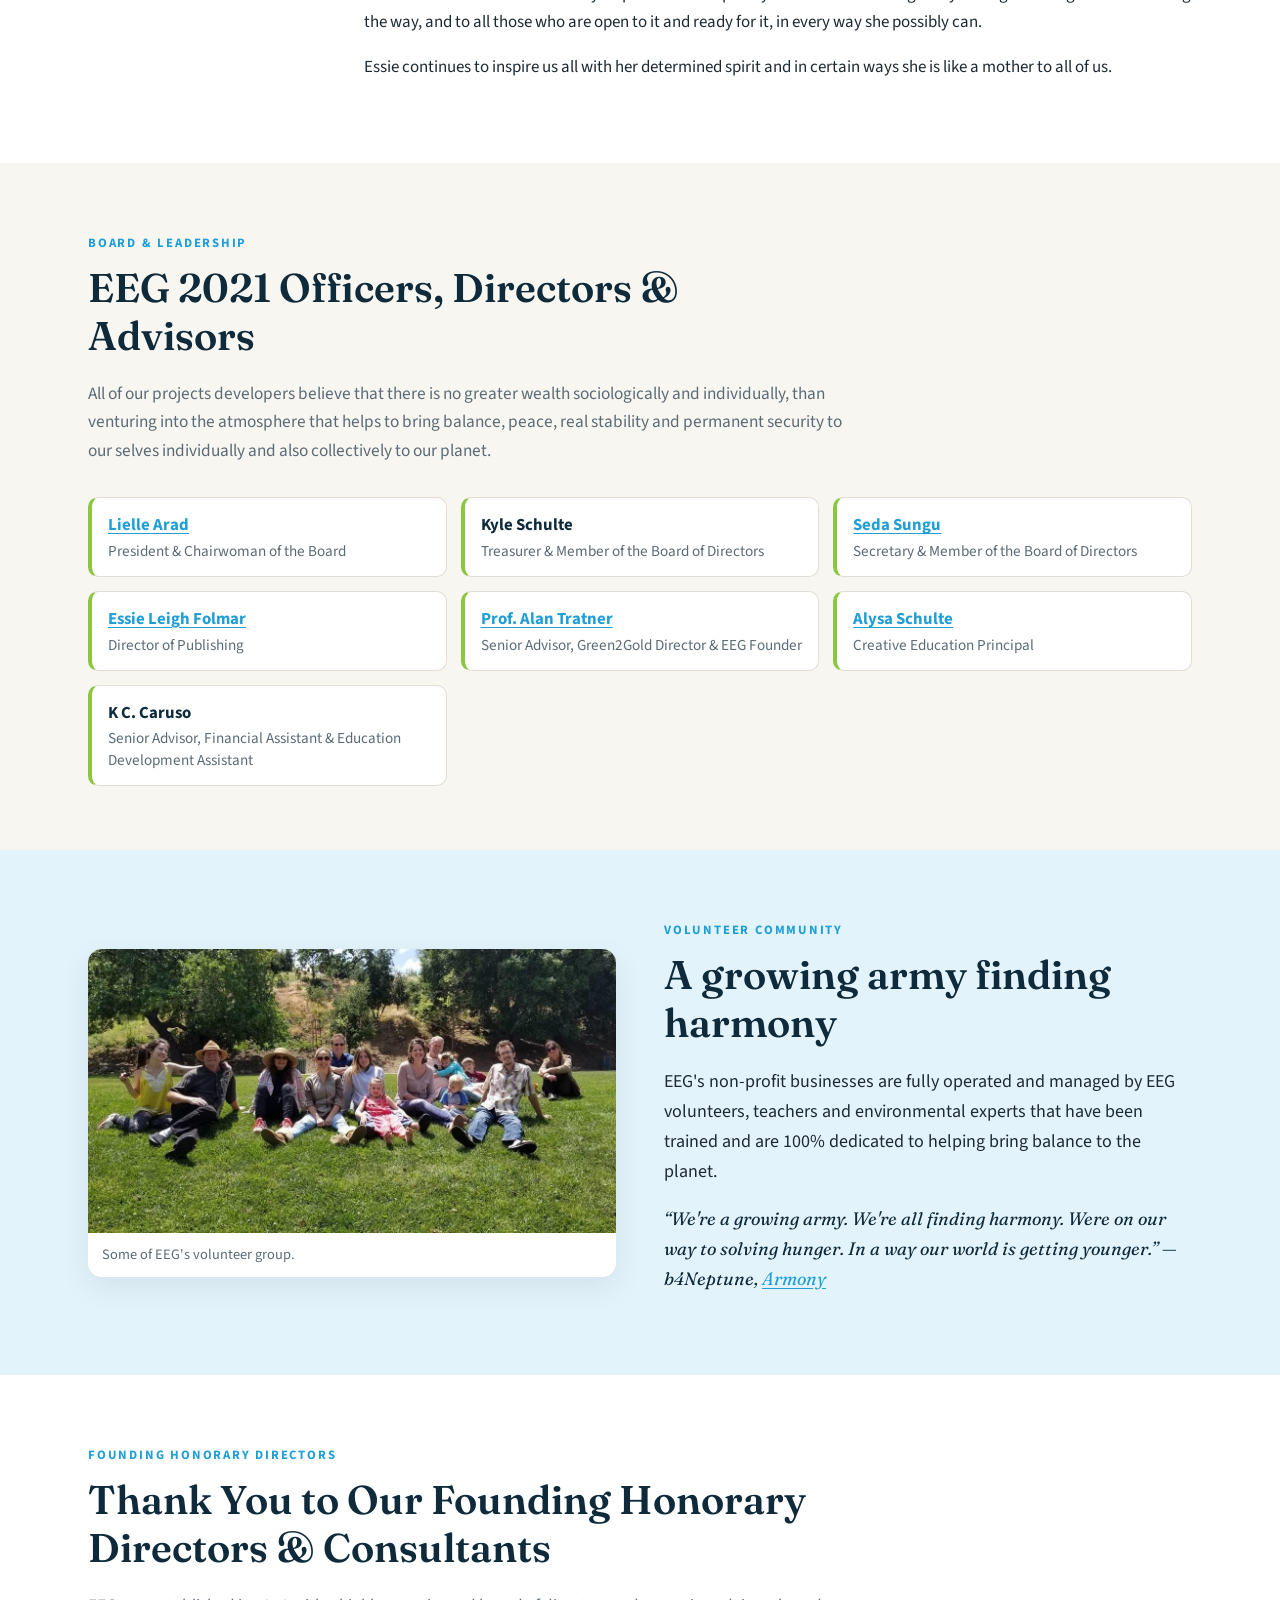
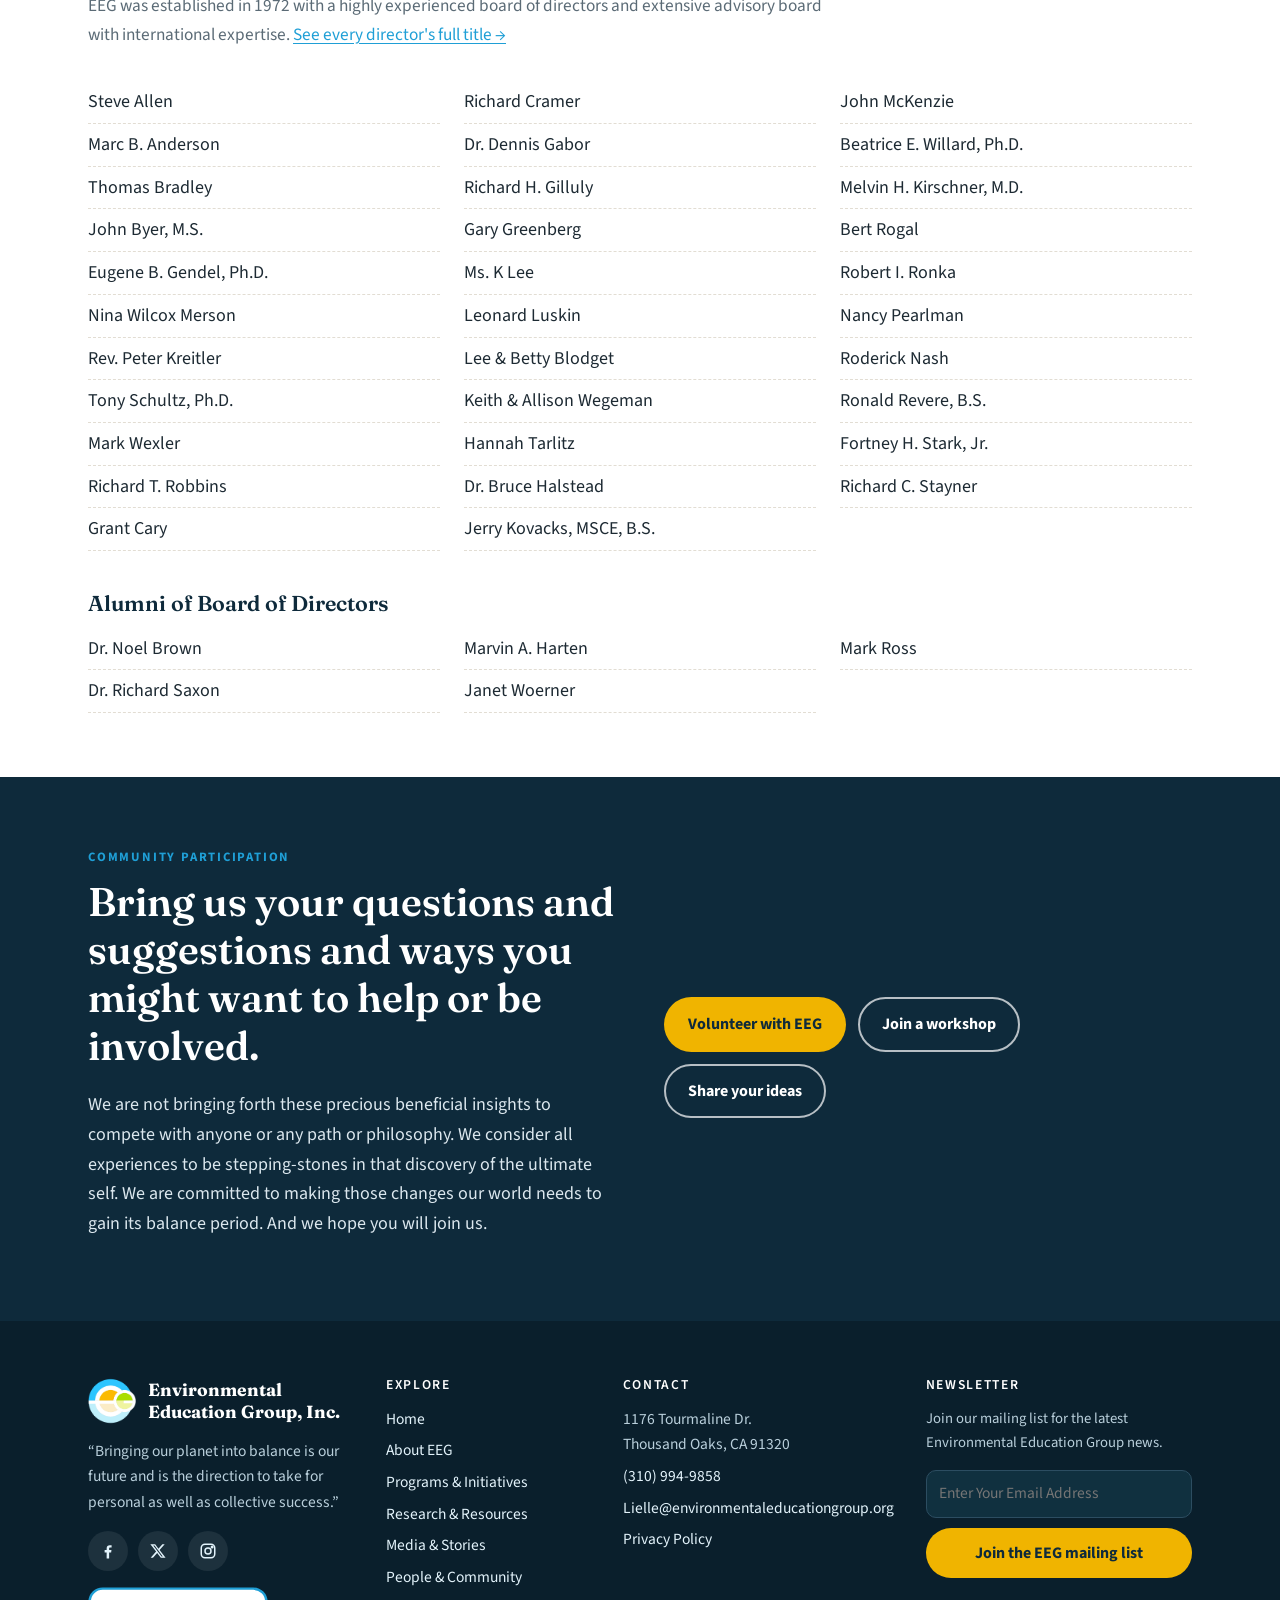
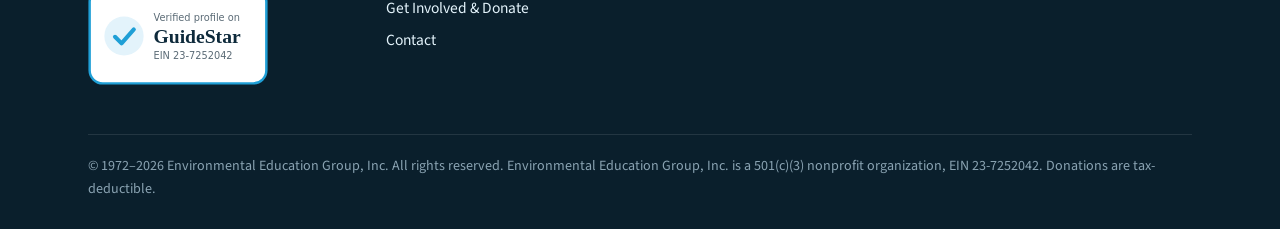
<file: people.html>
<!doctype html>
<html lang="en">
<head>
<meta charset="utf-8">
<meta name="viewport" content="width=device-width, initial-scale=1">
<title>People & Community | Environmental Education Group</title>
<meta name="description" content="Meet EEG's current project developers, board and leadership, volunteer community and founding honorary directors.">
<meta name="keywords" content="Non Profit, Environment, Education">
<meta property="og:title" content="People & Community | Environmental Education Group">
<meta property="og:description" content="Meet EEG's current project developers, board and leadership, volunteer community and founding honorary directors.">
<meta property="og:image" content="assets/img/eeg_icon2.png">
<link rel="icon" href="assets/img/eeg_icon2.png">
<link rel="preconnect" href="https://fonts.googleapis.com">
<link rel="preconnect" href="https://fonts.gstatic.com" crossorigin>
<link href="https://fonts.googleapis.com/css2?family=Fraunces:opsz,wght@9..144,500;9..144,600;9..144,700&amp;family=Source+Sans+3:wght@400;600;700&amp;display=swap" rel="stylesheet">
<link rel="stylesheet" href="assets/css/style.css?v=3">
</head>
<body>
<a class="skip-link" href="#main">Skip to content</a>
<header class="site-header">
  <div class="container header-inner">
    <a class="brand" href="index.html">
      <img src="assets/img/eeg_icon2.png" alt="" width="44" height="44">
      <span>Environmental Education Group<small>Harmonizing environments on all levels</small></span>
    </a>
    <nav id="site-nav" class="site-nav" aria-label="Main">
      <ul>
      <li><a href="index.html">Home</a></li>
      <li><a href="about.html">About EEG</a></li>
      <li><a href="programs.html">Programs &amp; Initiatives</a></li>
      <li><a href="resources.html">Research &amp; Resources</a></li>
      <li><a href="media.html">Media &amp; Stories</a></li>
      <li><a href="people.html" aria-current="page">People &amp; Community</a></li>
      <li><a href="get-involved.html">Get Involved &amp; Donate</a></li>
      <li><a href="contact.html">Contact</a></li>
      </ul>
    </nav>
    <a class="btn btn-gold header-donate" href="get-involved.html#donate">Donate</a>
    <button class="nav-toggle" type="button" aria-controls="site-nav" aria-expanded="false" aria-label="Open menu">
      <svg viewBox="0 0 24 24" fill="none" stroke="currentColor" stroke-width="2"><path d="M3 6h18M3 12h18M3 18h18"/></svg>
    </button>
  </div>
</header>
<main id="main">
<section class="page-header">
  <div class="container">
    <span class="eyebrow">People &amp; Community</span>
    <h1>The people behind EEG</h1>
    <p>Our project developers, leadership, volunteers and the founding honorary directors who built EEG's foundation in 1972.</p>
  </div>
</section>
<nav class="subnav" aria-label="On this page">
  <div class="container"><ul>
    <li><a href="#developers">Project developers</a></li>
    <li><a href="#board">Board &amp; leadership</a></li>
    <li><a href="#volunteers">Volunteer community</a></li>
    <li><a href="#founders">Founding honorary directors</a></li>
    <li><a href="#participate">Participate</a></li>
  </ul></div>
</nav>

<section class="section alt" id="developers">
  <div class="container">
    <div class="section-head">
      <span class="eyebrow">Current project developers</span>
      <h2>EEG's Current Project Developers</h2>
    </div>

    <article class="person" id="lielle">
      <img src="assets/img/placeholder-portrait.svg" alt="Photo of Lielle A. coming soon" loading="lazy">
      <div class="prose">
        <h3>Lielle A.</h3>
        <span class="role">EEG President &amp; Chairwoman of the Board</span>
        <p>Lielle Arad is our EEG president. She infects us all with her fresh inspiration and feelings towards what she thinks environmental education should stand for. To her, environmental education is about acknowledging weaknesses in our atmospheres and finding those long-term real solutions that work to bring balance and harmony, as well as long term real security and stability to our people and to our planet. We, the members, and supporters of EEG, are proud to also be infected by her inspiration.</p>
        <p>Lielle began to spearhead down-to-earth efforts to create tangible examples of harmonious business atmospheres to serve EEG's fundraising goals as well as to expand our community outreach. In the process, Lielle stumbled unwittingly into a web of deception and legal abuse. But Ms. Arad is not one to lay down and die. Instead, Lielle has been rising up to not only help defend EEG and herself but has become inspired to become a lawyer, and to protect our people and our planet, as well as to create access to justice through <a href="programs.html#legal-academy">educational programs</a> for those that may find themselves caught in these types of deceptive legal pressures and/or white-collar crimes.</p>
        <p>As Lielle continues to work through applying her own solutions, and strengthening her own personal weaknesses, we believe that she will become an even stronger leader in helping as many people as she can rising through these painful, demoralizing, blindsiding, life-draining intimidations.</p>
        <p>Those like Lielle, that love their humanity and planet, but lack the legal knowledge and resources to adequately defend our people and our planet and everything on it, or in it, from the many reckless layers of threats, misuse, power, greed, corruption, or chaos, will certainly understand the benefits our EEG president brings to our planet. She is our hero.</p>
      </div>
    </article>

    <article class="person" id="alysa">
      <img src="assets/img/ALYSA.jpg" alt="Portrait of Alysa S." loading="lazy">
      <div class="prose">
        <h3>Alysa S.</h3>
        <span class="role">Creative Education Principal &middot; Founder of TikaKnows</span>
        <p>Driven from a young age to better understand herself, how she fits into this world, and her environment at large, Alysa S. first became involved with EEG through her love of music to collaborate in inspiring new perspectives and raising awareness and joy through song with the musical project, <a href="media.html#music">b4Neptune</a>. Her heart then began to lead her towards the world of educating, particularly little ones.</p>
        <p>Currently under the umbrella of EEG, Alysa S. is developing a school project that we are very proud to be assisting and supporting &mdash; <a href="programs.html#tikaknows">TikaKnows</a>. Alysa S. is the founder and creative education principal. She teaches and writes the school's curriculum as well as writes, produces, and directs videos connected to the school's program. She is always striving to prepare more and more evolved communication techniques with the hopes of not only benefiting little ones, but people of all ages, around the planet.</p>
        <p>The TikaKnows project is much more than a full-time commitment for her; it has become the main focus of her life. She obviously loves her work.</p>
        <p>We are quite sure her ongoing heartfelt research and ever evolving communication and social harmonizing techniques will have a profound positive impact on our current generations and bring about major changes in our growing individuals, especially in regards to how people view themselves, their world and everything connected to it.</p>
      </div>
    </article>

    <article class="person" id="seda">
      <img src="assets/img/placeholder-portrait.svg" alt="Photo of Seda S. coming soon" loading="lazy">
      <div class="prose">
        <h3>Seda S.</h3>
        <span class="role">Community Outreach Representative &middot; Secretary &amp; Member of the Board</span>
        <p>We would like to say a few words about our deeply dedicated wonderfully selfless, highly respected, community outreach EEG representative.</p>
        <p>Seda is a very passionate people person. She helps everyone she can, especially the ill, and the elderly. No chore seems to be too big or small for her to do or lend a hand with.</p>
        <p>Seda has also been helping EEG raise money for many years now. She tells her neighbors and friends about our EEG projects, and her commitment and efforts have been very instrumental in funding our educational and food service projects.</p>
      </div>
    </article>

    <article class="person" id="essie">
      <img class="photo" src="assets/img/381516_300609826640596_1017325772_n.jpg" alt="Portrait of Essie Leigh" loading="lazy">
      <div class="prose">
        <h3>Essie Leigh</h3>
        <span class="role">Director of Publishing</span>
        <p>Essie has been one of EEG's crucial contributors to &lsquo;birthing&rsquo; its more major world helping projects for over 10 years now. She is a very proud mother of 4 very bright and beautiful children, and two of her youngest children are joyful participants of TikaKnows since its inception, and her oldest, an extremely talented artist, already contributing her artistic perspectives to EEG. Although Essie's &lsquo;formal&rsquo; education entails a bachelor's degree in Psychology from the University of Illinois at Chicago, her life experience and &lsquo;life's work&rsquo; goes much, much deeper than that. She has been engaged in various volunteer work and CHARITY endeavors across the US and Canada ever since she was a child. Everything from homeless shelters to hospitals, not to mention groundbreaking recycling programs, and anything to help our environment and all the people in it has been her forte.</p>
        <p>Essie has also always had a great love and talent for MUSIC, and formed B4neptune with fellow EEG member Alysa S. Together they became singer/songwriter/music producers for EEG to have a glorious and inspirational musical platform to inspire more long term real solutions through song.</p>
        <p>Essie is EEG's Director of PUBLISHING. She was first introduced to publishing, when she was published herself in the American Journal Of Psychology in 2001, then later by the Society for American Baseball Research. She has experience in a wide range of fields, from the Modeling &amp; Entertainment Industries, to the Corporate, Communications &amp; Legal worlds, to the world of New Home Building &amp; Real Estate; but it has been a great desire of hers, with blood, sweat and tears, to further support EEG's current and future undertakings every step of the way.</p>
        <p>Essie has always done everything with sheer passion and grit and attributes her success as a mother, as a person, as a student and as a teacher, to the unwavering love and support of her fellow EEG volunteers. Rising from the ashes of great personal challenges, through her long and often winding road, debilitating physical illnesses included, it could not be more evident that she is totally inspired and completely dedicated to sharing every bit of gold ever given to her along the way, and to all those who are open to it and ready for it, in every way she possibly can.</p>
        <p>Essie continues to inspire us all with her determined spirit and in certain ways she is like a mother to all of us.</p>
      </div>
    </article>  </div>
</section>

<section class="section" id="board">
  <div class="container">
    <div class="section-head">
      <span class="eyebrow">Board &amp; leadership</span>
      <h2>EEG 2021 Officers, Directors &amp; Advisors</h2>
      <p>All of our projects developers believe that there is no greater wealth sociologically and individually, than venturing into the atmosphere that helps to bring balance, peace, real stability and permanent security to our selves individually and also collectively to our planet.</p>
    </div>
    <div class="roster three">
      <div class="roster-item"><strong><a href="#lielle">Lielle Arad</a></strong><span>President &amp; Chairwoman of the Board</span></div>
      <div class="roster-item"><strong>Kyle Schulte</strong><span>Treasurer &amp; Member of the Board of Directors</span></div>
      <div class="roster-item"><strong><a href="#seda">Seda Sungu</a></strong><span>Secretary &amp; Member of the Board of Directors</span></div>
      <div class="roster-item"><strong><a href="#essie">Essie Leigh Folmar</a></strong><span>Director of Publishing</span></div>
      <div class="roster-item"><strong><a href="about.html#history">Prof. Alan Tratner</a></strong><span>Senior Advisor, Green2Gold Director &amp; EEG Founder</span></div>
      <div class="roster-item"><strong><a href="#alysa">Alysa Schulte</a></strong><span>Creative Education Principal</span></div>
      <div class="roster-item"><strong>K C. Caruso</strong><span>Senior Advisor, Financial Assistant &amp; Education Development Assistant</span></div>
    </div>
  </div>
</section>

<section class="section tint" id="volunteers">
  <div class="container split">
    <figure class="figure"><img src="assets/img/fam.jpg" alt="EEG volunteers sitting together on a lawn" loading="lazy"><figcaption>Some of EEG's volunteer group.</figcaption></figure>
    <div>
      <span class="eyebrow">Volunteer community</span>
      <h2>A growing army finding harmony</h2>
      <p>EEG's non-profit businesses are fully operated and managed by EEG volunteers, teachers and environmental experts that have been trained and are 100% dedicated to helping bring balance to the planet.</p>
      <p class="lyric" style="font-family:var(--serif);font-style:italic;color:var(--navy)">&ldquo;We're a growing army. We're all finding harmony. Were on our way to solving hunger. In a way our world is getting younger.&rdquo; &mdash; b4Neptune, <a href="media.html#music">Armony</a></p>
    </div>
  </div>
</section>

<section class="section alt" id="founders">
  <div class="container">
    <div class="section-head">
      <span class="eyebrow">Founding honorary directors</span>
      <h2>Thank You to Our Founding Honorary Directors &amp; Consultants</h2>
      <p>EEG was established in 1972 with a highly experienced board of directors and extensive advisory board with international expertise. <a href="about.html#honorary">See every director's full title &rarr;</a></p>
    </div>
    <ul class="names">
      <li>Steve Allen</li><li>Marc B. Anderson</li><li>Thomas Bradley</li><li>John Byer, M.S.</li><li>Eugene B. Gendel, Ph.D.</li><li>Nina Wilcox Merson</li><li>Rev. Peter Kreitler</li><li>Tony Schultz, Ph.D.</li><li>Mark Wexler</li><li>Richard T. Robbins</li><li>Grant Cary</li><li>Richard Cramer</li><li>Dr. Dennis Gabor</li><li>Richard H. Gilluly</li><li>Gary Greenberg</li><li>Ms. K Lee</li><li>Leonard Luskin</li><li>Lee &amp; Betty Blodget</li><li>Keith &amp; Allison Wegeman</li><li>Hannah Tarlitz</li><li>Dr. Bruce Halstead</li><li>Jerry Kovacks, MSCE, B.S.</li><li>John McKenzie</li><li>Beatrice E. Willard, Ph.D.</li><li>Melvin H. Kirschner, M.D.</li><li>Bert Rogal</li><li>Robert I. Ronka</li><li>Nancy Pearlman</li><li>Roderick Nash</li><li>Ronald Revere, B.S.</li><li>Fortney H. Stark, Jr.</li><li>Richard C. Stayner</li>
    </ul>
    <h3 class="mt-3">Alumni of Board of Directors</h3>
    <ul class="names">
      <li>Dr. Noel Brown</li><li>Dr. Richard Saxon</li><li>Marvin A. Harten</li><li>Janet Woerner</li><li>Mark Ross</li>
    </ul>
  </div>
</section>

<section class="section dark" id="participate">
  <div class="container split">
    <div>
      <span class="eyebrow">Community participation</span>
      <h2>Bring us your questions and suggestions and ways you might want to help or be involved.</h2>
      <p>We are not bringing forth these precious beneficial insights to compete with anyone or any path or philosophy. We consider all experiences to be stepping-stones in that discovery of the ultimate self. We are committed to making those changes our world needs to gain its balance period. And we hope you will join us.</p>
    </div>
    <div class="btn-row" style="justify-content:flex-start">
      <a class="btn btn-gold" href="get-involved.html#volunteer">Volunteer with EEG</a>
      <a class="btn btn-ghost-light" href="programs.html#workshops">Join a workshop</a>
      <a class="btn btn-ghost-light" href="contact.html">Share your ideas</a>
    </div>
  </div>
</section>

</main>
<footer class="site-footer">
  <div class="container">
    <div class="footer-grid">
      <div>
        <div class="footer-brand"><img src="assets/img/eeg_icon2.png" alt=""><strong>Environmental Education Group, Inc.</strong></div>
        <p>&ldquo;Bringing our planet into balance is our future and is the direction to take for personal as well as collective success.&rdquo;</p>
        <div class="socials">
  <a href="https://www.facebook.com/enviromentaleducation/" target="_blank" rel="noopener" aria-label="EEG on Facebook"><svg viewBox="0 0 24 24" fill="currentColor" aria-hidden="true"><path d="M13.5 22v-8h2.7l.4-3.2h-3.1V8.8c0-.9.3-1.5 1.6-1.5h1.7V4.4c-.3 0-1.3-.1-2.5-.1-2.4 0-4.1 1.5-4.1 4.2v2.3H7.5V14h2.7v8h3.3z"/></svg></a>
  <a href="https://twitter.com/EnvironmentalEG" target="_blank" rel="noopener" aria-label="EEG on X (Twitter)"><svg viewBox="0 0 24 24" fill="currentColor" aria-hidden="true"><path d="M17.8 3h3.1l-6.8 7.8 8 10.2h-6.3l-4.9-6.4L5.3 21H2.2l7.3-8.3L1.8 3h6.4l4.4 5.9L17.8 3zm-1.1 16.2h1.7L7.4 4.7H5.6l11.1 14.5z"/></svg></a>
  <a href="https://www.instagram.com/environmental_education_group/" target="_blank" rel="noopener" aria-label="EEG on Instagram"><svg viewBox="0 0 24 24" fill="none" stroke="currentColor" stroke-width="2" aria-hidden="true"><rect x="3" y="3" width="18" height="18" rx="5"/><circle cx="12" cy="12" r="4"/><circle cx="17.5" cy="6.5" r="1" fill="currentColor"/></svg></a>
</div>
        <a class="guidestar" href="https://www.guidestar.org/profile/23-7252042" target="_blank" rel="noopener"><img src="assets/img/guidestar-profile.svg" alt="Verified profile on GuideStar, EIN 23-7252042" width="180" height="98"></a>
      </div>
      <div>
        <h4>Explore</h4>
        <ul>
          <li><a href="index.html">Home</a></li>
          <li><a href="about.html">About EEG</a></li>
          <li><a href="programs.html">Programs &amp; Initiatives</a></li>
          <li><a href="resources.html">Research &amp; Resources</a></li>
          <li><a href="media.html">Media &amp; Stories</a></li>
          <li><a href="people.html">People &amp; Community</a></li>
          <li><a href="get-involved.html">Get Involved &amp; Donate</a></li>
          <li><a href="contact.html">Contact</a></li>
        </ul>
      </div>
      <div>
        <h4>Contact</h4>
        <ul>
          <li>1176 Tourmaline Dr.<br>Thousand Oaks, CA 91320</li>
          <li><a href="tel:+13109949858">(310) 994-9858</a></li>
          <li><a href="mailto:Lielle@environmentaleducationgroup.org">Lielle@environmentaleducationgroup.org</a></li>
          <li><a href="contact.html#privacy">Privacy Policy</a></li>
        </ul>
      </div>
      <div class="footer-news">
        <h4>Newsletter</h4>
        <p class="small">Join our mailing list for the latest Environmental Education Group news.</p>
        <form class="form" data-form="newsletter">
          <label class="sr-only" for="footer-email">Email address</label>
          <input id="footer-email" type="email" name="email" required placeholder="Enter Your Email Address" autocomplete="email">
          <button class="btn btn-gold" type="submit">Join the EEG mailing list</button>
          <p class="form-status" role="status"></p>
        </form>
      </div>
    </div>
    <div class="footer-bottom">
      &copy; 1972&ndash;<span data-year>2026</span> Environmental Education Group, Inc. All rights reserved.
      Environmental Education Group, Inc. is a 501(c)(3) nonprofit organization, EIN 23-7252042. Donations are tax-deductible.
    </div>
  </div>
</footer>
<script src="assets/js/main.js"></script>
</body>
</html>
</file>
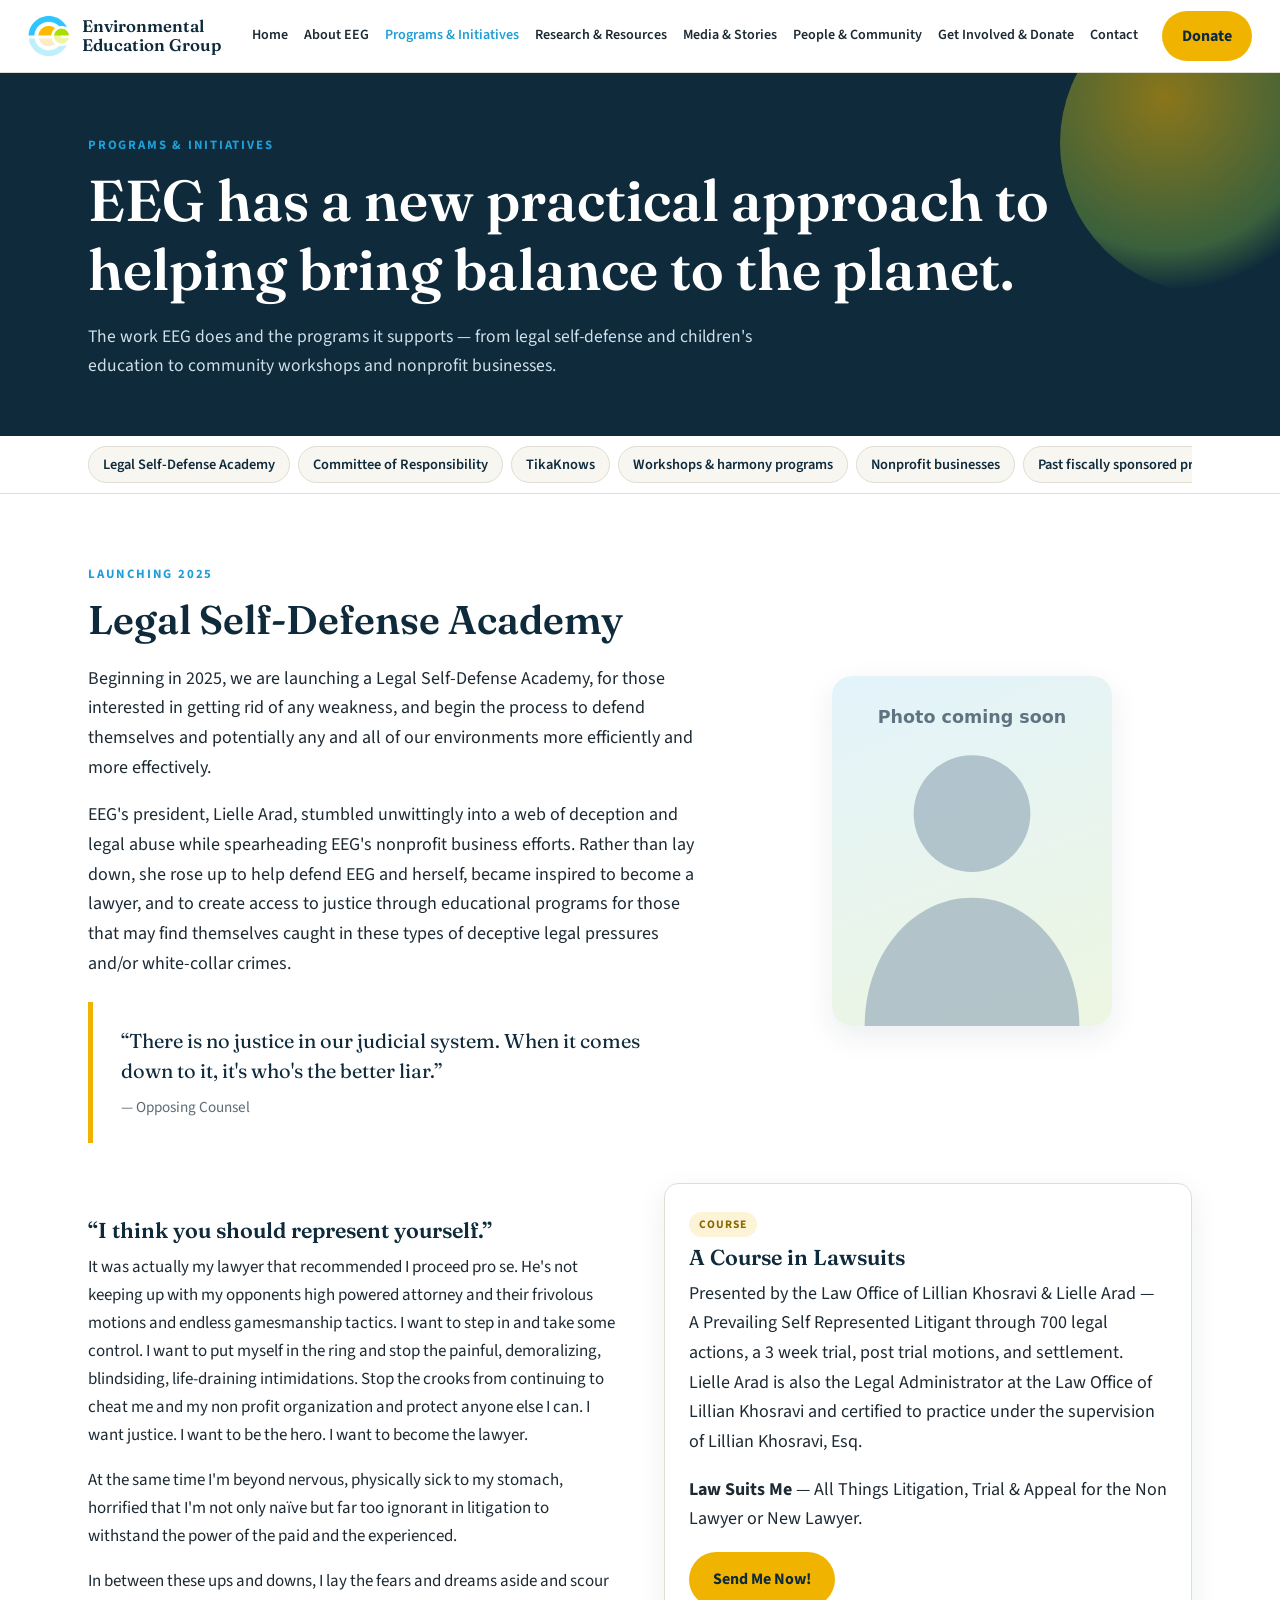
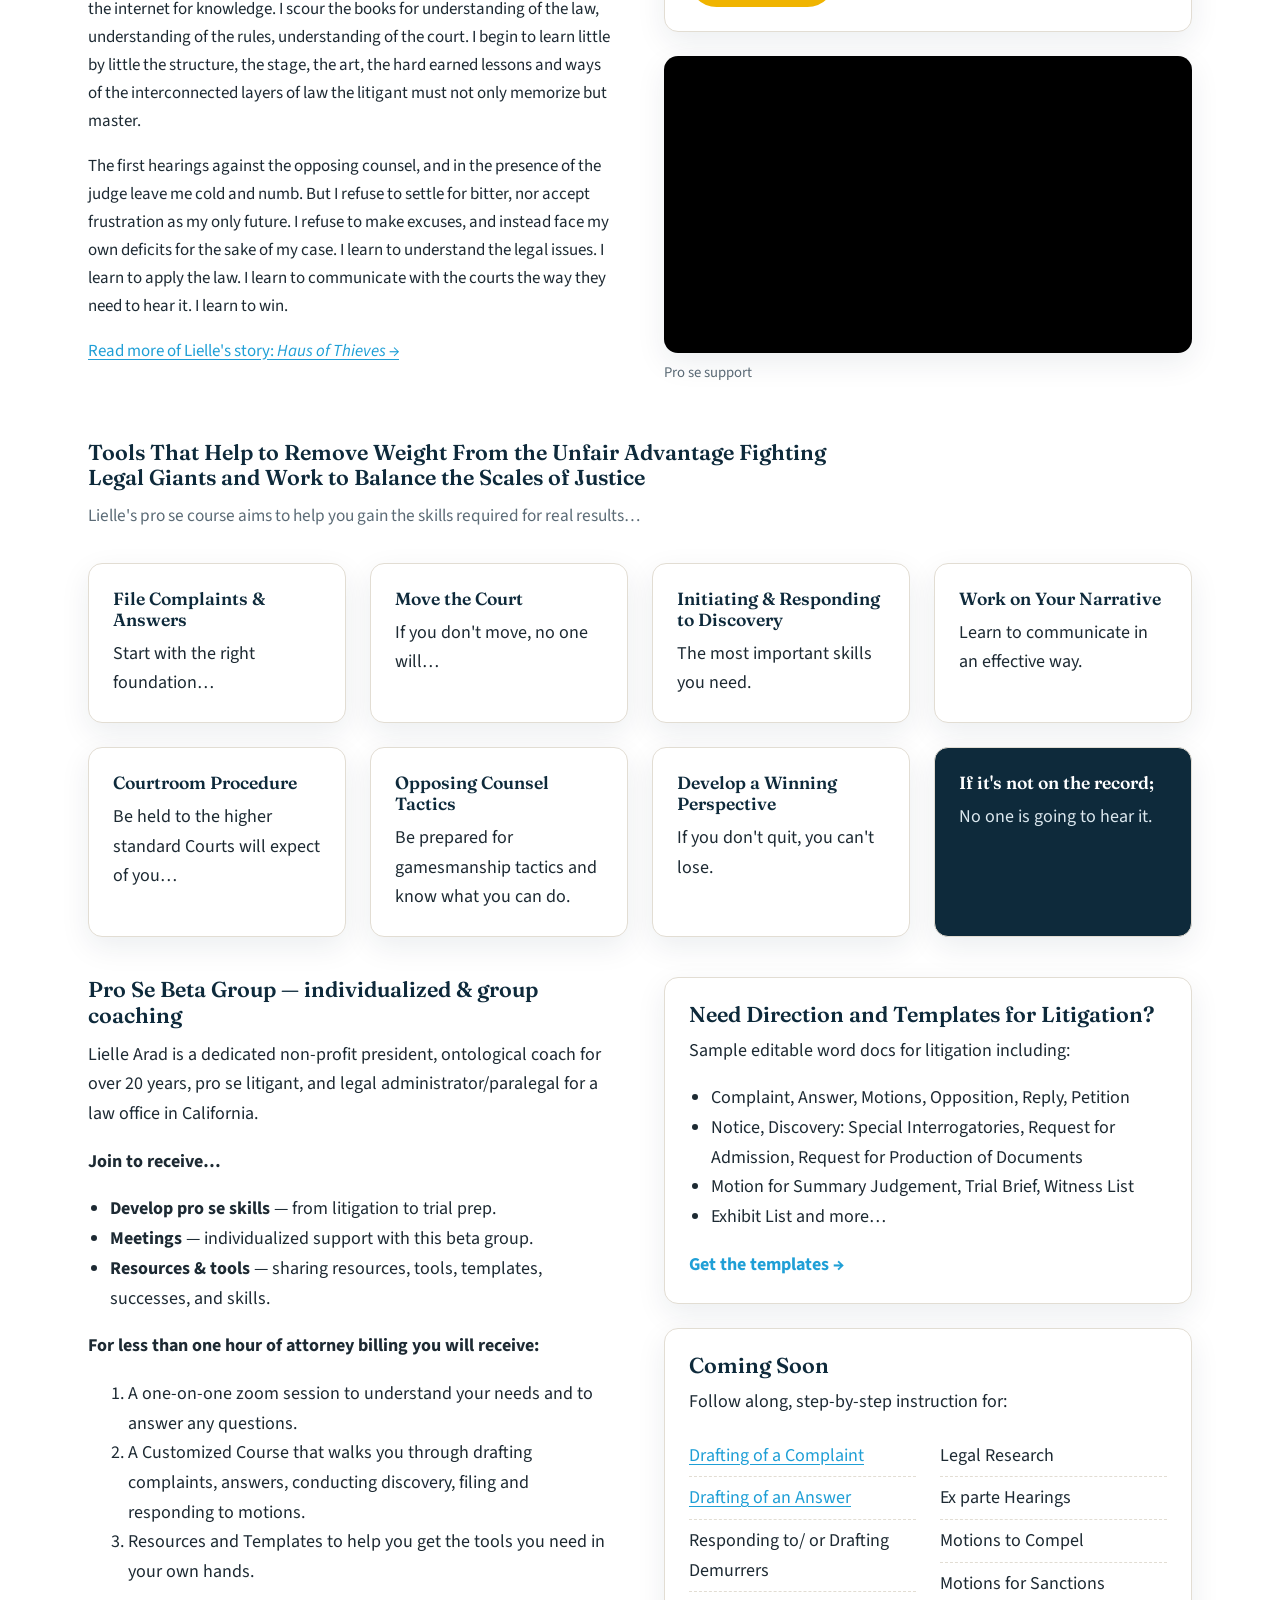
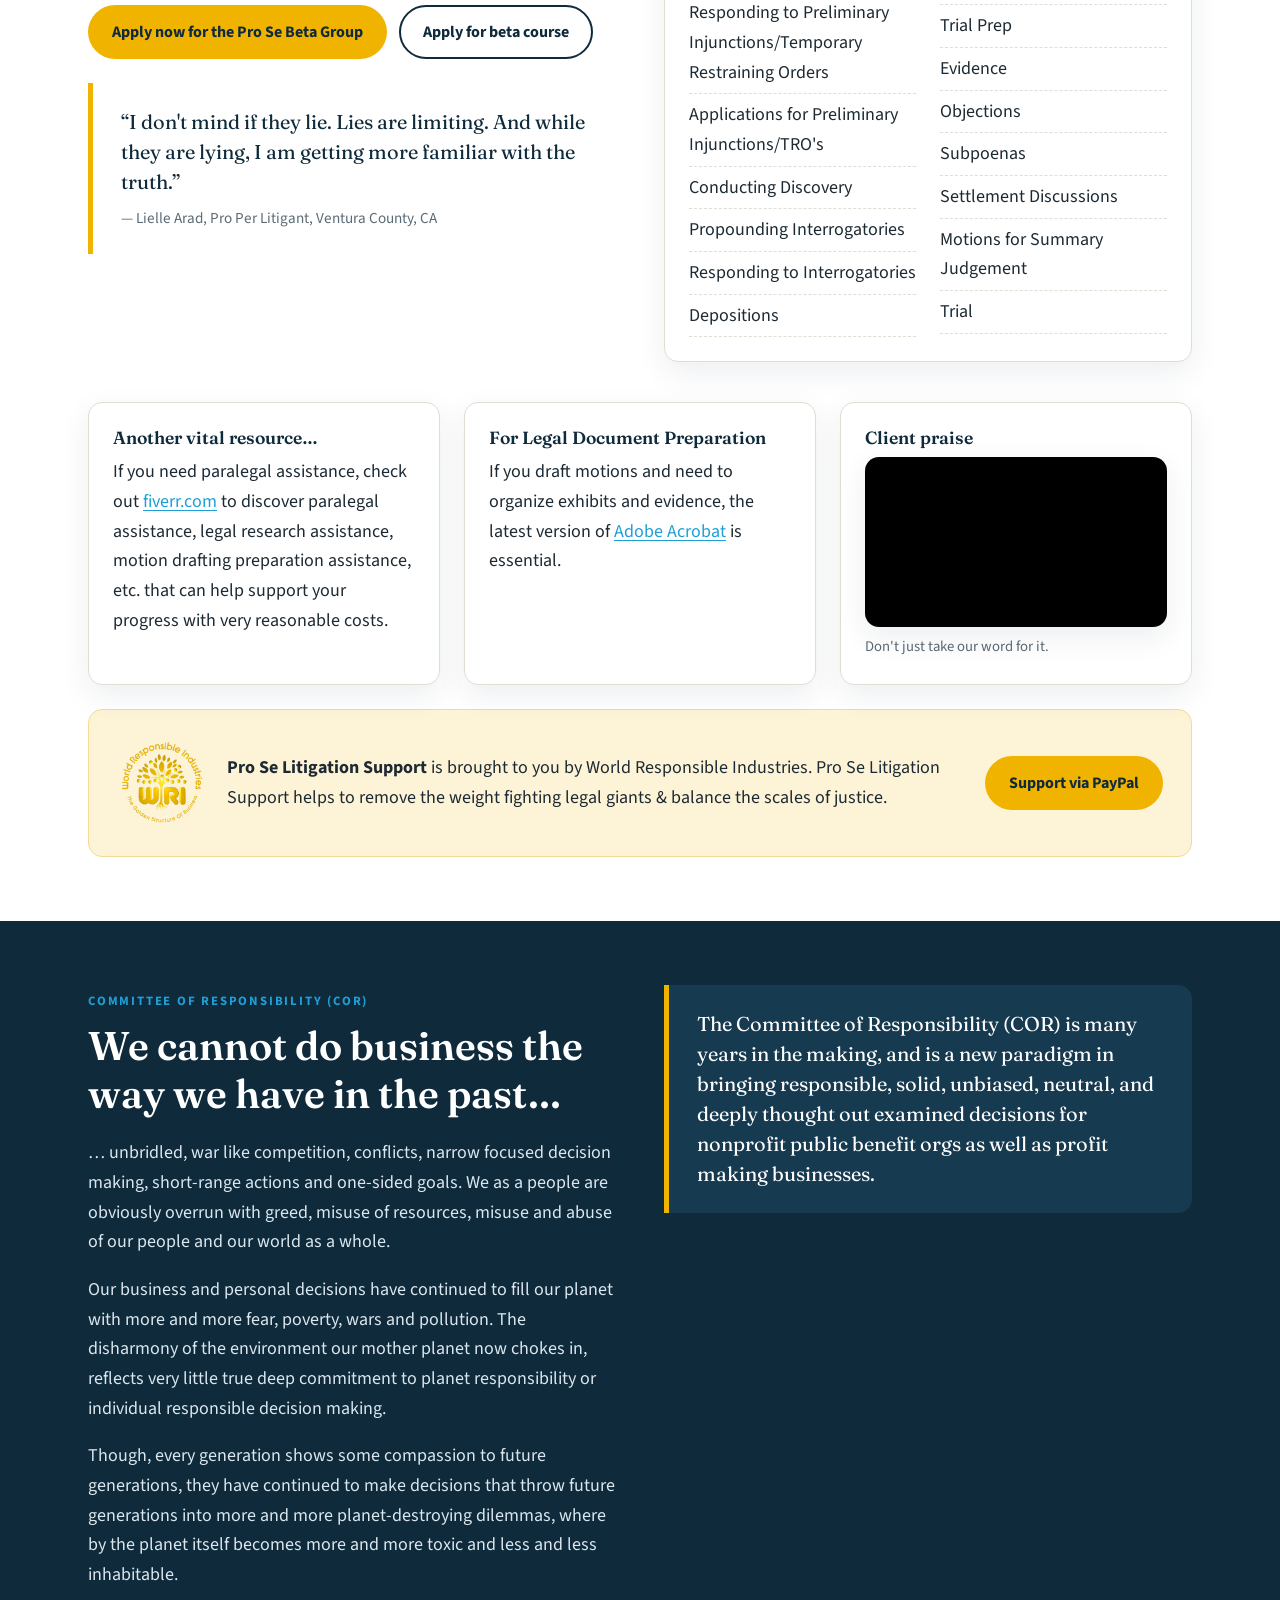
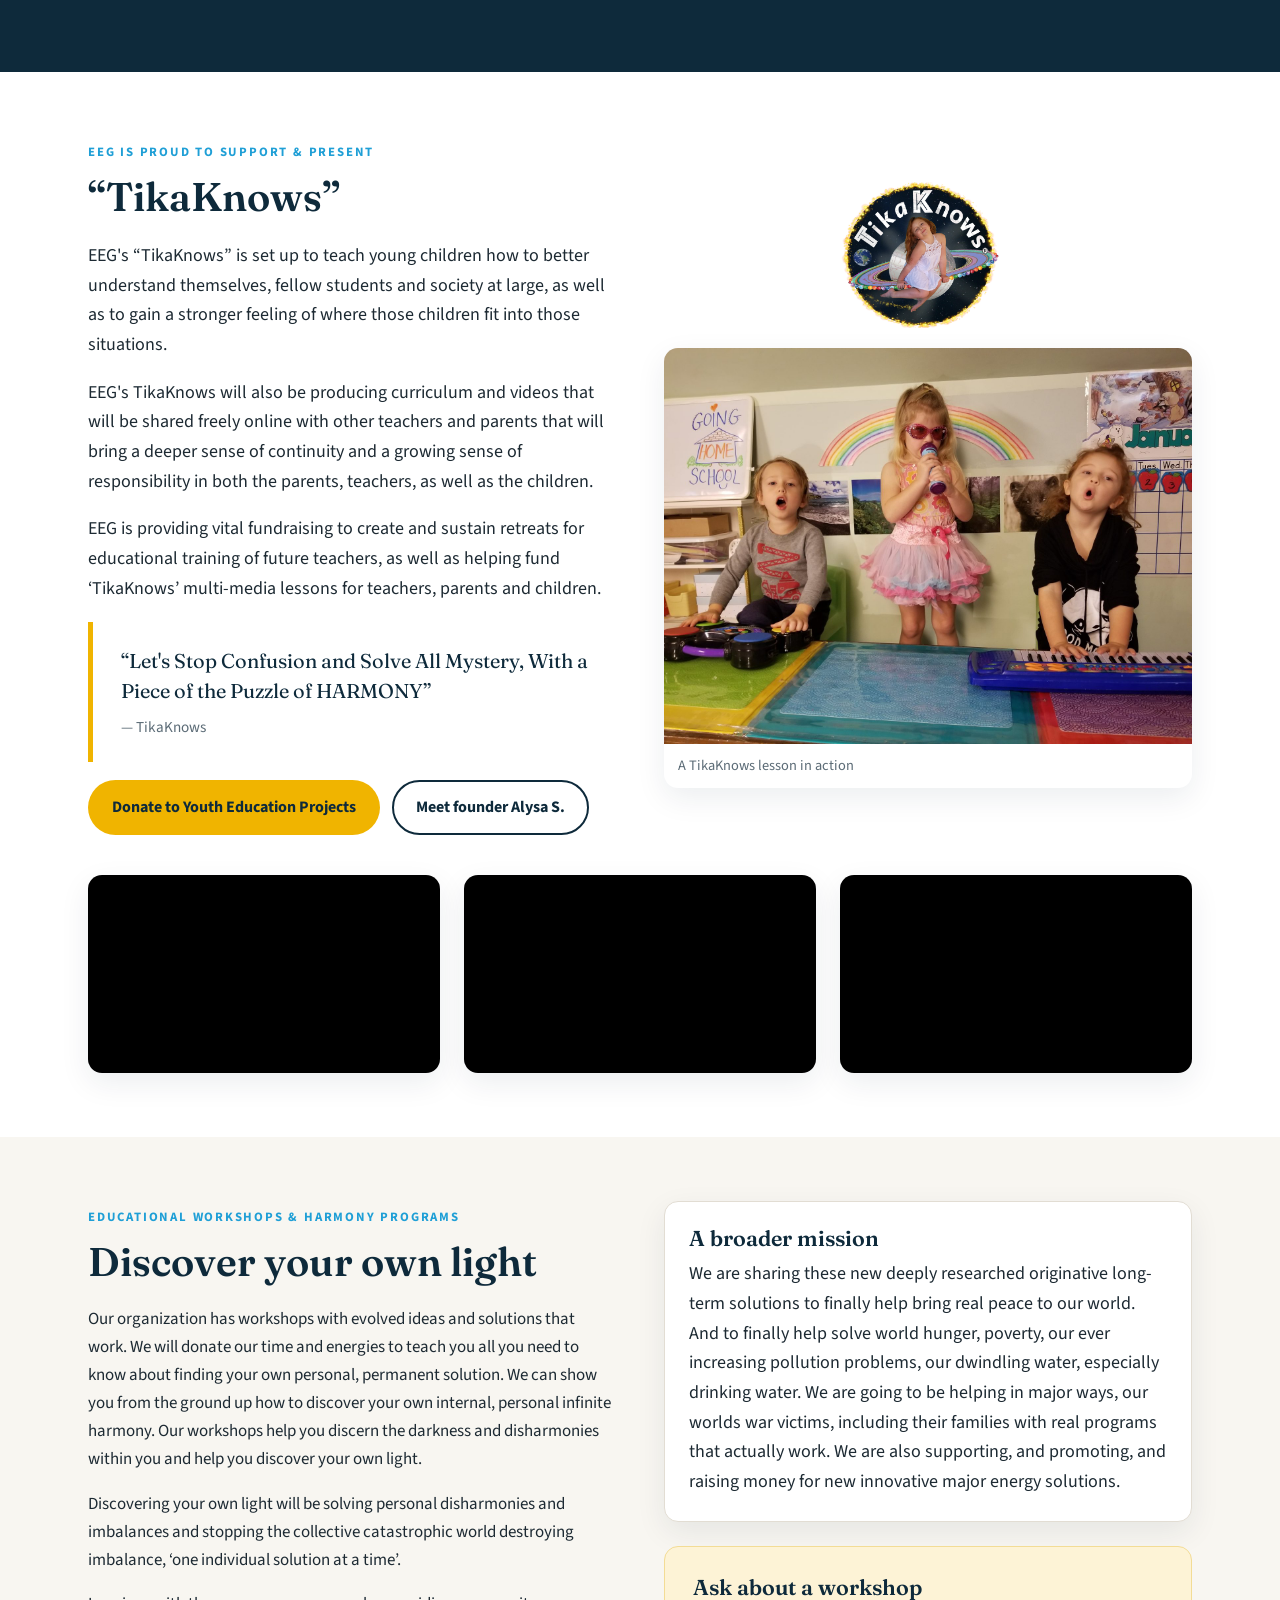
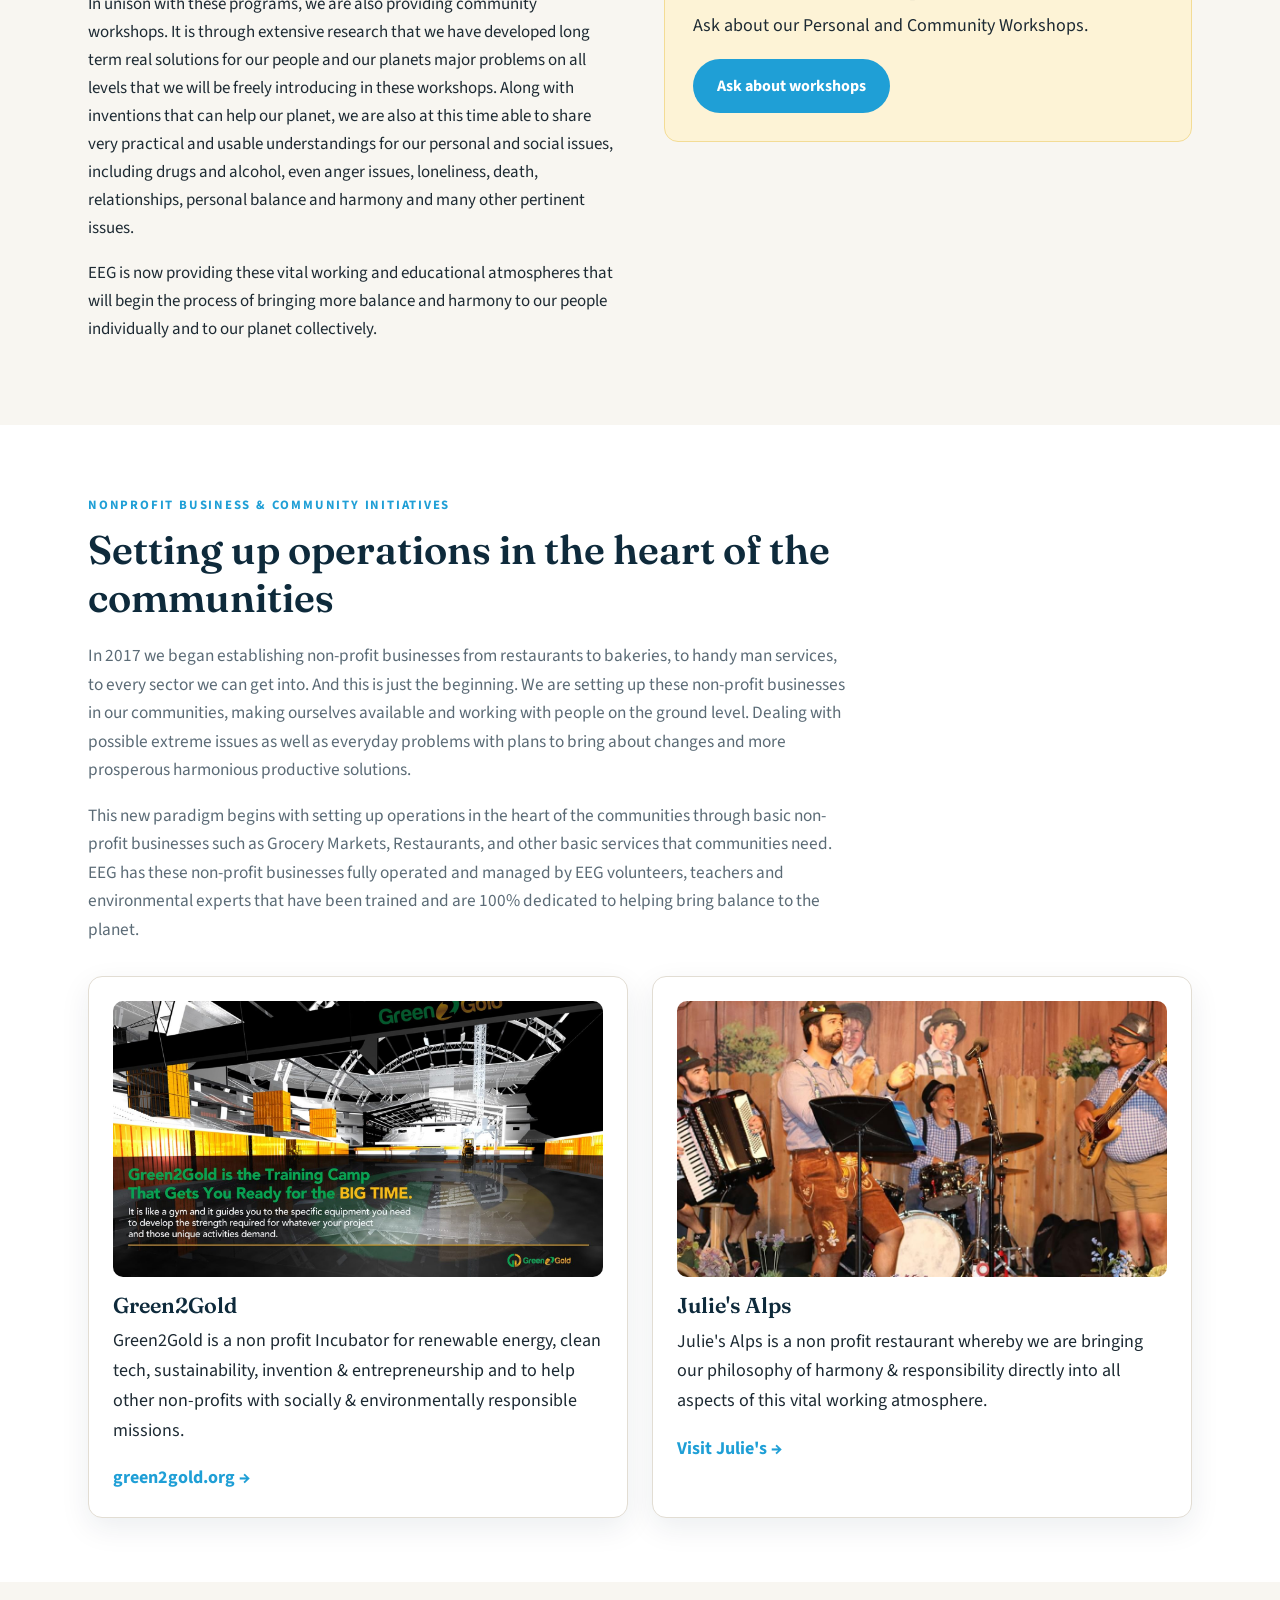
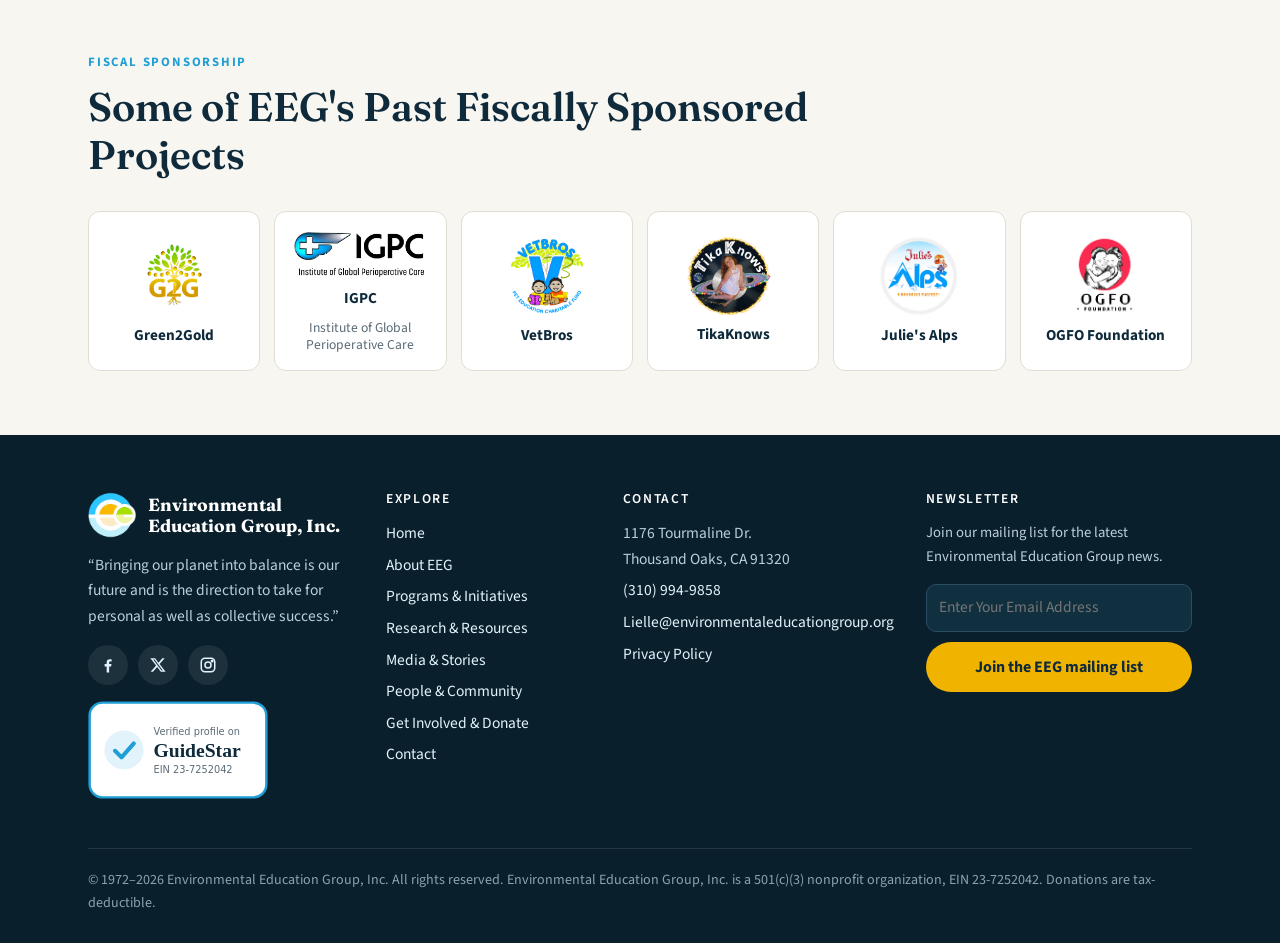
<file: programs.html>
<!doctype html>
<html lang="en">
<head>
<meta charset="utf-8">
<meta name="viewport" content="width=device-width, initial-scale=1">
<title>Programs & Initiatives | Environmental Education Group</title>
<meta name="description" content="EEG's Legal Self-Defense Academy, Committee of Responsibility, TikaKnows, harmony workshops, nonprofit businesses and fiscally sponsored projects.">
<meta name="keywords" content="Non Profit, Environment, Education">
<meta property="og:title" content="Programs & Initiatives | Environmental Education Group">
<meta property="og:description" content="EEG's Legal Self-Defense Academy, Committee of Responsibility, TikaKnows, harmony workshops, nonprofit businesses and fiscally sponsored projects.">
<meta property="og:image" content="assets/img/eeg_icon2.png">
<link rel="icon" href="assets/img/eeg_icon2.png">
<link rel="preconnect" href="https://fonts.googleapis.com">
<link rel="preconnect" href="https://fonts.gstatic.com" crossorigin>
<link href="https://fonts.googleapis.com/css2?family=Fraunces:opsz,wght@9..144,500;9..144,600;9..144,700&amp;family=Source+Sans+3:wght@400;600;700&amp;display=swap" rel="stylesheet">
<link rel="stylesheet" href="assets/css/style.css?v=3">
</head>
<body>
<a class="skip-link" href="#main">Skip to content</a>
<header class="site-header">
  <div class="container header-inner">
    <a class="brand" href="index.html">
      <img src="assets/img/eeg_icon2.png" alt="" width="44" height="44">
      <span>Environmental Education Group<small>Harmonizing environments on all levels</small></span>
    </a>
    <nav id="site-nav" class="site-nav" aria-label="Main">
      <ul>
      <li><a href="index.html">Home</a></li>
      <li><a href="about.html">About EEG</a></li>
      <li><a href="programs.html" aria-current="page">Programs &amp; Initiatives</a></li>
      <li><a href="resources.html">Research &amp; Resources</a></li>
      <li><a href="media.html">Media &amp; Stories</a></li>
      <li><a href="people.html">People &amp; Community</a></li>
      <li><a href="get-involved.html">Get Involved &amp; Donate</a></li>
      <li><a href="contact.html">Contact</a></li>
      </ul>
    </nav>
    <a class="btn btn-gold header-donate" href="get-involved.html#donate">Donate</a>
    <button class="nav-toggle" type="button" aria-controls="site-nav" aria-expanded="false" aria-label="Open menu">
      <svg viewBox="0 0 24 24" fill="none" stroke="currentColor" stroke-width="2"><path d="M3 6h18M3 12h18M3 18h18"/></svg>
    </button>
  </div>
</header>
<main id="main">
<section class="page-header">
  <div class="container">
    <span class="eyebrow">Programs &amp; Initiatives</span>
    <h1>EEG has a new practical approach to helping bring balance to the planet.</h1>
    <p>The work EEG does and the programs it supports &mdash; from legal self-defense and children's education to community workshops and nonprofit businesses.</p>
  </div>
</section>
<nav class="subnav" aria-label="On this page">
  <div class="container"><ul>
    <li><a href="#legal-academy">Legal Self-Defense Academy</a></li>
    <li><a href="#cor">Committee of Responsibility</a></li>
    <li><a href="#tikaknows">TikaKnows</a></li>
    <li><a href="#workshops">Workshops &amp; harmony programs</a></li>
    <li><a href="#community">Nonprofit businesses</a></li>
    <li><a href="#sponsored">Past fiscally sponsored projects</a></li>
  </ul></div>
</nav>

<!-- ================= Legal Self-Defense Academy ================= -->
<section class="section alt" id="legal-academy">
  <div class="container">
    <div class="split wide-left">
      <div>
        <span class="eyebrow">Launching 2025</span>
        <h2>Legal Self-Defense Academy</h2>
        <p class="prose">Beginning in 2025, we are launching a Legal Self-Defense Academy, for those interested in getting rid of any weakness, and begin the process to defend themselves and potentially any and all of our environments more efficiently and more effectively.</p>
        <p class="prose">EEG's president, Lielle Arad, stumbled unwittingly into a web of deception and legal abuse while spearheading EEG's nonprofit business efforts. Rather than lay down, she rose up to help defend EEG and herself, became inspired to become a lawyer, and to create access to justice through educational programs for those that may find themselves caught in these types of deceptive legal pressures and/or white-collar crimes.</p>
        <blockquote class="quote mt-2">&ldquo;There is no justice in our judicial system. When it comes down to it, it's who's the better liar.&rdquo;<cite>&mdash; Opposing Counsel</cite></blockquote>
      </div>
      <img src="assets/img/placeholder-portrait.svg" alt="Photo of Lielle Arad, EEG president and pro se litigant, coming soon" loading="lazy" style="width:100%;max-width:280px;aspect-ratio:4/5;justify-self:center;border-radius:20px;background:linear-gradient(160deg, var(--sky-soft), var(--lime-soft));box-shadow:var(--shadow)">
    </div>

    <div class="split top mt-3">
      <div class="prose">
        <h3 class="mt-0">&ldquo;I think you should represent yourself.&rdquo;</h3>
        <p>It was actually my lawyer that recommended I proceed pro se. He's not keeping up with my opponents high powered attorney and their frivolous motions and endless gamesmanship tactics. I want to step in and take some control. I want to put myself in the ring and stop the painful, demoralizing, blindsiding, life-draining intimidations. Stop the crooks from continuing to cheat me and my non profit organization and protect anyone else I can. I want justice. I want to be the hero. I want to become the lawyer.</p>
        <p>At the same time I'm beyond nervous, physically sick to my stomach, horrified that I'm not only na&iuml;ve but far too ignorant in litigation to withstand the power of the paid and the experienced.</p>
        <p>In between these ups and downs, I lay the fears and dreams aside and scour the internet for knowledge. I scour the books for understanding of the law, understanding of the rules, understanding of the court. I begin to learn little by little the structure, the stage, the art, the hard earned lessons and ways of the interconnected layers of law the litigant must not only memorize but master.</p>
        <p>The first hearings against the opposing counsel, and in the presence of the judge leave me cold and numb. But I refuse to settle for bitter, nor accept frustration as my only future. I refuse to make excuses, and instead face my own deficits for the sake of my case. I learn to understand the legal issues. I learn to apply the law. I learn to communicate with the courts the way they need to hear it. I learn to win.</p>
        <p><a href="media.html#haus-of-thieves">Read more of Lielle's story: <em>Haus of Thieves</em> &rarr;</a></p>
      </div>
      <div>
        <div class="card">
          <span class="tag gold">Course</span>
          <h3>A Course in Lawsuits</h3>
          <p>Presented by the Law Office of Lillian Khosravi &amp; Lielle Arad &mdash; A Prevailing Self Represented Litigant through 700 legal actions, a 3 week trial, post trial motions, and settlement. Lielle Arad is also the Legal Administrator at the Law Office of Lillian Khosravi and certified to practice under the supervision of Lillian Khosravi, Esq.</p>
          <p><strong>Law Suits Me</strong> &mdash; All Things Litigation, Trial &amp; Appeal for the Non Lawyer or New Lawyer.</p>
          <a class="btn btn-gold" href="https://pensight.com/x/liellearad/course/437a690c-34ac-4dca-be33-815ffd4d245d" target="_blank" rel="noopener">Send Me Now!</a>
        </div>
        <div class="embed mt-2"><iframe title="Pro se support (video)" src="https://www.youtube.com/embed/rbW-8qDgPeo?modestbranding=1&amp;rel=0" allowfullscreen loading="lazy"></iframe></div>
        <p class="small muted" style="margin-top:8px">Pro se support</p>
      </div>
    </div>

    <div class="section-head mt-3">
      <h3>Tools That Help to Remove Weight From the Unfair Advantage Fighting Legal Giants and Work to Balance the Scales of Justice</h3>
      <p>Lielle's pro se course aims to help you gain the skills required for real results&hellip;</p>
    </div>
    <div class="grid grid-4">
      <div class="card"><h4>File Complaints &amp; Answers</h4><p>Start with the right foundation&hellip;</p></div>
      <div class="card"><h4>Move the Court</h4><p>If you don't move, no one will&hellip;</p></div>
      <div class="card"><h4>Initiating &amp; Responding to Discovery</h4><p>The most important skills you need.</p></div>
      <div class="card"><h4>Work on Your Narrative</h4><p>Learn to communicate in an effective way.</p></div>
      <div class="card"><h4>Courtroom Procedure</h4><p>Be held to the higher standard Courts will expect of you&hellip;</p></div>
      <div class="card"><h4>Opposing Counsel Tactics</h4><p>Be prepared for gamesmanship tactics and know what you can do.</p></div>
      <div class="card"><h4>Develop a Winning Perspective</h4><p>If you don't quit, you can't lose.</p></div>
      <div class="card" style="background:var(--navy);color:#dbe7ee"><h4 style="color:#fff">If it's not on the record;</h4><p>No one is going to hear it.</p></div>
    </div>

    <div class="split top mt-3">
      <div>
        <h3>Pro Se Beta Group &mdash; individualized &amp; group coaching</h3>
        <p>Lielle Arad is a dedicated non-profit president, ontological coach for over 20 years, pro se litigant, and legal administrator/paralegal for a law office in California.</p>
        <p><strong>Join to receive&hellip;</strong></p>
        <ul>
          <li><strong>Develop pro se skills</strong> &mdash; from litigation to trial prep.</li>
          <li><strong>Meetings</strong> &mdash; individualized support with this beta group.</li>
          <li><strong>Resources &amp; tools</strong> &mdash; sharing resources, tools, templates, successes, and skills.</li>
        </ul>
        <p><strong>For less than one hour of attorney billing you will receive:</strong></p>
        <ol>
          <li>A one-on-one zoom session to understand your needs and to answer any questions.</li>
          <li>A Customized Course that walks you through drafting complaints, answers, conducting discovery, filing and responding to motions.</li>
          <li>Resources and Templates to help you get the tools you need in your own hands.</li>
        </ol>
        <div class="btn-row">
          <a class="btn btn-gold" href="https://environmentaleducationgroup.org/apply-for-lielle-s-pro-se-coaching-programkqxigj0p" target="_blank" rel="noopener">Apply now for the Pro Se Beta Group</a>
          <a class="btn btn-outline" href="https://environmentaleducationgroup.org/justice1620428652811" target="_blank" rel="noopener">Apply for beta course</a>
        </div>
        <blockquote class="quote mt-2">&ldquo;I don't mind if they lie. Lies are limiting. And while they are lying, I am getting more familiar with the truth.&rdquo;<cite>&mdash; Lielle Arad, Pro Per Litigant, Ventura County, CA</cite></blockquote>
      </div>
      <div>
        <div class="card">
          <h3>Need Direction and Templates for Litigation?</h3>
          <p>Sample editable word docs for litigation including:</p>
          <ul>
            <li>Complaint, Answer, Motions, Opposition, Reply, Petition</li>
            <li>Notice, Discovery: Special Interrogatories, Request for Admission, Request for Production of Documents</li>
            <li>Motion for Summary Judgement, Trial Brief, Witness List</li>
            <li>Exhibit List and more&hellip;</li>
          </ul>
          <a class="card-link" href="https://pensight.com/x/liellearad/course/437a690c-34ac-4dca-be33-815ffd4d245d" target="_blank" rel="noopener">Get the templates &rarr;</a>
        </div>
        <div class="card mt-2">
          <h3>Coming Soon</h3>
          <p>Follow along, step-by-step instruction for:</p>
          <ul class="names" style="columns:2">
            <li><a href="https://lawsuitsme.com/order7roctnmj" target="_blank" rel="noopener">Drafting of a Complaint</a></li>
            <li><a href="https://lawsuitsme.com/order7roctnmj" target="_blank" rel="noopener">Drafting of an Answer</a></li>
            <li>Responding to/ or Drafting Demurrers</li>
            <li>Responding to Preliminary Injunctions/Temporary Restraining Orders</li>
            <li>Applications for Preliminary Injunctions/TRO's</li>
            <li>Conducting Discovery</li>
            <li>Propounding Interrogatories</li>
            <li>Responding to Interrogatories</li>
            <li>Depositions</li>
            <li>Legal Research</li>
            <li>Ex parte Hearings</li>
            <li>Motions to Compel</li>
            <li>Motions for Sanctions</li>
            <li>Trial Prep</li>
            <li>Evidence</li>
            <li>Objections</li>
            <li>Subpoenas</li>
            <li>Settlement Discussions</li>
            <li>Motions for Summary Judgement</li>
            <li>Trial</li>
          </ul>
        </div>
      </div>
    </div>

    <div class="grid grid-3 mt-3">
      <div class="card">
        <h4>Another vital resource&hellip;</h4>
        <p>If you need paralegal assistance, check out <a href="https://go.fiverr.com/visit/?bta=241971&amp;brand=fp&amp;landingPage=https%3A%2F%2Fwww.fiverr.com%2Ffreelancers%2Flawyer4u%3Fsource%3Duser_page" target="_blank" rel="sponsored noopener">fiverr.com</a> to discover paralegal assistance, legal research assistance, motion drafting preparation assistance, etc. that can help support your progress with very reasonable costs.</p>
      </div>
      <div class="card">
        <h4>For Legal Document Preparation</h4>
        <p>If you draft motions and need to organize exhibits and evidence, the latest version of <a href="https://www.adobe.com/creativecloud/plans.html?sdid=49F59KY6" target="_blank" rel="sponsored noopener">Adobe Acrobat</a> is essential.</p>
      </div>
      <div class="card">
        <h4>Client praise</h4>
        <div class="embed"><iframe title="Praise from clients (video)" src="https://www.youtube.com/embed/ycbsxybfWVI?modestbranding=1&amp;rel=0" allowfullscreen loading="lazy"></iframe></div>
        <p class="small muted" style="margin-top:8px">Don't just take our word for it.</p>
      </div>
    </div>
    <div class="callout mt-2" style="display:flex;gap:20px;align-items:center;flex-wrap:wrap">
      <img src="assets/img/wri_logo.png" alt="World Responsible Industries logo" style="width:90px" loading="lazy">
      <div style="flex:1;min-width:220px">
        <strong>Pro Se Litigation Support</strong> is brought to you by World Responsible Industries. Pro Se Litigation Support helps to remove the weight fighting legal giants &amp; balance the scales of justice.
      </div>
      <a class="btn btn-gold" href="https://www.paypal.com/cgi-bin/webscr?cmd=_s-xclick&amp;hosted_button_id=PJD73V2LLZRYQ&amp;source=url" target="_blank" rel="noopener">Support via PayPal</a>
    </div>
  </div>
</section>

<!-- ================= COR ================= -->
<section class="section dark" id="cor">
  <div class="container split top">
    <div>
      <span class="eyebrow">Committee of Responsibility (COR)</span>
      <h2>We cannot do business the way we have in the past&hellip;</h2>
      <p>&hellip; unbridled, war like competition, conflicts, narrow focused decision making, short-range actions and one-sided goals. We as a people are obviously overrun with greed, misuse of resources, misuse and abuse of our people and our world as a whole.</p>
      <p>Our business and personal decisions have continued to fill our planet with more and more fear, poverty, wars and pollution. The disharmony of the environment our mother planet now chokes in, reflects very little true deep commitment to planet responsibility or individual responsible decision making.</p>
      <p>Though, every generation shows some compassion to future generations, they have continued to make decisions that throw future generations into more and more planet-destroying dilemmas, where by the planet itself becomes more and more toxic and less and less inhabitable.</p>
    </div>
    <div class="quote">The Committee of Responsibility (COR) is many years in the making, and is a new paradigm in bringing responsible, solid, unbiased, neutral, and deeply thought out examined decisions for nonprofit public benefit orgs as well as profit making businesses.</div>
  </div>
</section>

<!-- ================= TikaKnows ================= -->
<section class="section alt" id="tikaknows">
  <div class="container">
    <div class="split">
      <div>
        <span class="eyebrow">EEG is proud to support &amp; present</span>
        <h2>&ldquo;TikaKnows&rdquo;</h2>
        <p>EEG's &ldquo;TikaKnows&rdquo; is set up to teach young children how to better understand themselves, fellow students and society at large, as well as to gain a stronger feeling of where those children fit into those situations.</p>
        <p>EEG's TikaKnows will also be producing curriculum and videos that will be shared freely online with other teachers and parents that will bring a deeper sense of continuity and a growing sense of responsibility in both the parents, teachers, as well as the children.</p>
        <p>EEG is providing vital fundraising to create and sustain retreats for educational training of future teachers, as well as helping fund &lsquo;TikaKnows&rsquo; multi-media lessons for teachers, parents and children.</p>
        <blockquote class="quote">&ldquo;Let's Stop Confusion and Solve All Mystery, With a Piece of the Puzzle of HARMONY&rdquo;<cite>&mdash; TikaKnows</cite></blockquote>
        <div class="btn-row">
          <a class="btn btn-gold" href="get-involved.html#youth">Donate to Youth Education Projects</a>
          <a class="btn btn-outline" href="people.html#alysa">Meet founder Alysa S.</a>
        </div>
      </div>
      <div>
        <img src="assets/img/tikalogoA1.png" alt="TikaKnows logo" style="max-width:260px;margin:0 auto 20px" loading="lazy">
        <figure class="figure"><img src="assets/img/20180108_105317.jpg" alt="Children singing and playing music in a TikaKnows lesson" loading="lazy"><figcaption>A TikaKnows lesson in action</figcaption></figure>
      </div>
    </div>
    <div class="grid grid-3 mt-3">
      <div class="embed"><iframe title="TikaKnows video 1" src="https://www.youtube.com/embed/7PZ6IY2JgMA" allowfullscreen loading="lazy"></iframe></div>
      <div class="embed"><iframe title="TikaKnows video 2" src="https://www.youtube.com/embed/xMJM_00wOjY" allowfullscreen loading="lazy"></iframe></div>
      <div class="embed"><iframe title="TikaKnows video 3" src="https://www.youtube.com/embed/Ib10mQRNsKk" allowfullscreen loading="lazy"></iframe></div>
    </div>
  </div>
</section>

<!-- ================= Workshops ================= -->
<section class="section" id="workshops">
  <div class="container split top">
    <div class="prose">
      <span class="eyebrow">Educational workshops &amp; harmony programs</span>
      <h2>Discover your own light</h2>
      <p>Our organization has workshops with evolved ideas and solutions that work. We will donate our time and energies to teach you all you need to know about finding your own personal, permanent solution. We can show you from the ground up how to discover your own internal, personal infinite harmony. Our workshops help you discern the darkness and disharmonies within you and help you discover your own light.</p>
      <p>Discovering your own light will be solving personal disharmonies and imbalances and stopping the collective catastrophic world destroying imbalance, &lsquo;one individual solution at a time&rsquo;.</p>
      <p>In unison with these programs, we are also providing community workshops. It is through extensive research that we have developed long term real solutions for our people and our planets major problems on all levels that we will be freely introducing in these workshops. Along with inventions that can help our planet, we are also at this time able to share very practical and usable understandings for our personal and social issues, including drugs and alcohol, even anger issues, loneliness, death, relationships, personal balance and harmony and many other pertinent issues.</p>
      <p>EEG is now providing these vital working and educational atmospheres that will begin the process of bringing more balance and harmony to our people individually and to our planet collectively.</p>
    </div>
    <div>
      <div class="card">
        <h3>A broader mission</h3>
        <p>We are sharing these new deeply researched originative long-term solutions to finally help bring real peace to our world. And to finally help solve world hunger, poverty, our ever increasing pollution problems, our dwindling water, especially drinking water. We are going to be helping in major ways, our worlds war victims, including their families with real programs that actually work. We are also supporting, and promoting, and raising money for new innovative major energy solutions.</p>
      </div>
      <div class="callout mt-2">
        <h3>Ask about a workshop</h3>
        <p>Ask about our Personal and Community Workshops.</p>
        <a class="btn btn-sky" href="contact.html?topic=workshops#contact-form">Ask about workshops</a>
      </div>
    </div>
  </div>
</section>

<!-- ================= Community / nonprofit businesses ================= -->
<section class="section alt" id="community">
  <div class="container">
    <div class="section-head">
      <span class="eyebrow">Nonprofit business &amp; community initiatives</span>
      <h2>Setting up operations in the heart of the communities</h2>
      <p>In 2017 we began establishing non-profit businesses from restaurants to bakeries, to handy man services, to every sector we can get into. And this is just the beginning. We are setting up these non-profit businesses in our communities, making ourselves available and working with people on the ground level. Dealing with possible extreme issues as well as everyday problems with plans to bring about changes and more prosperous harmonious productive solutions.</p>
      <p>This new paradigm begins with setting up operations in the heart of the communities through basic non-profit businesses such as Grocery Markets, Restaurants, and other basic services that communities need. EEG has these non-profit businesses fully operated and managed by EEG volunteers, teachers and environmental experts that have been trained and are 100% dedicated to helping bring balance to the planet.</p>
    </div>
    <div class="grid grid-2">
      <article class="card">
        <a href="http://www.green2gold.org" target="_blank" rel="noopener"><img src="assets/img/TRAINING_final.jpg" alt="Green2Gold is the training camp that gets you ready for the big time" loading="lazy" style="border-radius:10px;margin-bottom:16px"></a>
        <h3>Green2Gold</h3>
        <p>Green2Gold is a non profit Incubator for renewable energy, clean tech, sustainability, invention &amp; entrepreneurship and to help other non-profits with socially &amp; environmentally responsible missions.</p>
        <a class="card-link" href="http://www.green2gold.org" target="_blank" rel="noopener">green2gold.org &rarr;</a>
      </article>
      <article class="card">
        <a href="http://www.juliesbff.com" target="_blank" rel="noopener"><img src="assets/img/soursam.jpg" alt="Live band performing at Julie's Alps" loading="lazy" style="border-radius:10px;margin-bottom:16px"></a>
        <h3>Julie's Alps</h3>
        <p>Julie's Alps is a non profit restaurant whereby we are bringing our philosophy of harmony &amp; responsibility directly into all aspects of this vital working atmosphere.</p>
        <a class="card-link" href="http://www.juliesbff.com" target="_blank" rel="noopener">Visit Julie's &rarr;</a>
      </article>
    </div>
  </div>
</section>

<!-- ================= Fiscally sponsored ================= -->
<section class="section" id="sponsored">
  <div class="container">
    <div class="section-head">
      <span class="eyebrow">Fiscal sponsorship</span>
      <h2>Some of EEG's Past Fiscally Sponsored Projects</h2>
    </div>
    <div class="logo-wall six">
      <div class="logo-tile"><img src="assets/img/GREEN2GOLD_NEWLOGONOBOTTOM.png" alt="" loading="lazy"><strong>Green2Gold</strong></div>
      <div class="logo-tile"><img src="assets/img/igpc_logo.jpg" alt="" loading="lazy"><strong>IGPC</strong><span>Institute of Global Perioperative Care</span></div>
      <div class="logo-tile"><img src="assets/img/VETBROS_FINALLOGO.png" alt="" loading="lazy"><strong>VetBros</strong></div>
      <div class="logo-tile"><img src="assets/img/tikalogoA1.png" alt="" loading="lazy"><strong>TikaKnows</strong></div>
      <div class="logo-tile"><img src="assets/img/JULIESALPSFINALLOGO_4_18.jpg" alt="" loading="lazy"><strong>Julie's Alps</strong></div>
      <div class="logo-tile"><img src="assets/img/OGFO_logo2.png" alt="" loading="lazy"><strong>OGFO Foundation</strong></div>
    </div>
  </div>
</section>

</main>
<footer class="site-footer">
  <div class="container">
    <div class="footer-grid">
      <div>
        <div class="footer-brand"><img src="assets/img/eeg_icon2.png" alt=""><strong>Environmental Education Group, Inc.</strong></div>
        <p>&ldquo;Bringing our planet into balance is our future and is the direction to take for personal as well as collective success.&rdquo;</p>
        <div class="socials">
  <a href="https://www.facebook.com/enviromentaleducation/" target="_blank" rel="noopener" aria-label="EEG on Facebook"><svg viewBox="0 0 24 24" fill="currentColor" aria-hidden="true"><path d="M13.5 22v-8h2.7l.4-3.2h-3.1V8.8c0-.9.3-1.5 1.6-1.5h1.7V4.4c-.3 0-1.3-.1-2.5-.1-2.4 0-4.1 1.5-4.1 4.2v2.3H7.5V14h2.7v8h3.3z"/></svg></a>
  <a href="https://twitter.com/EnvironmentalEG" target="_blank" rel="noopener" aria-label="EEG on X (Twitter)"><svg viewBox="0 0 24 24" fill="currentColor" aria-hidden="true"><path d="M17.8 3h3.1l-6.8 7.8 8 10.2h-6.3l-4.9-6.4L5.3 21H2.2l7.3-8.3L1.8 3h6.4l4.4 5.9L17.8 3zm-1.1 16.2h1.7L7.4 4.7H5.6l11.1 14.5z"/></svg></a>
  <a href="https://www.instagram.com/environmental_education_group/" target="_blank" rel="noopener" aria-label="EEG on Instagram"><svg viewBox="0 0 24 24" fill="none" stroke="currentColor" stroke-width="2" aria-hidden="true"><rect x="3" y="3" width="18" height="18" rx="5"/><circle cx="12" cy="12" r="4"/><circle cx="17.5" cy="6.5" r="1" fill="currentColor"/></svg></a>
</div>
        <a class="guidestar" href="https://www.guidestar.org/profile/23-7252042" target="_blank" rel="noopener"><img src="assets/img/guidestar-profile.svg" alt="Verified profile on GuideStar, EIN 23-7252042" width="180" height="98"></a>
      </div>
      <div>
        <h4>Explore</h4>
        <ul>
          <li><a href="index.html">Home</a></li>
          <li><a href="about.html">About EEG</a></li>
          <li><a href="programs.html">Programs &amp; Initiatives</a></li>
          <li><a href="resources.html">Research &amp; Resources</a></li>
          <li><a href="media.html">Media &amp; Stories</a></li>
          <li><a href="people.html">People &amp; Community</a></li>
          <li><a href="get-involved.html">Get Involved &amp; Donate</a></li>
          <li><a href="contact.html">Contact</a></li>
        </ul>
      </div>
      <div>
        <h4>Contact</h4>
        <ul>
          <li>1176 Tourmaline Dr.<br>Thousand Oaks, CA 91320</li>
          <li><a href="tel:+13109949858">(310) 994-9858</a></li>
          <li><a href="mailto:Lielle@environmentaleducationgroup.org">Lielle@environmentaleducationgroup.org</a></li>
          <li><a href="contact.html#privacy">Privacy Policy</a></li>
        </ul>
      </div>
      <div class="footer-news">
        <h4>Newsletter</h4>
        <p class="small">Join our mailing list for the latest Environmental Education Group news.</p>
        <form class="form" data-form="newsletter">
          <label class="sr-only" for="footer-email">Email address</label>
          <input id="footer-email" type="email" name="email" required placeholder="Enter Your Email Address" autocomplete="email">
          <button class="btn btn-gold" type="submit">Join the EEG mailing list</button>
          <p class="form-status" role="status"></p>
        </form>
      </div>
    </div>
    <div class="footer-bottom">
      &copy; 1972&ndash;<span data-year>2026</span> Environmental Education Group, Inc. All rights reserved.
      Environmental Education Group, Inc. is a 501(c)(3) nonprofit organization, EIN 23-7252042. Donations are tax-deductible.
    </div>
  </div>
</footer>
<script src="assets/js/main.js"></script>
</body>
</html>
</file>
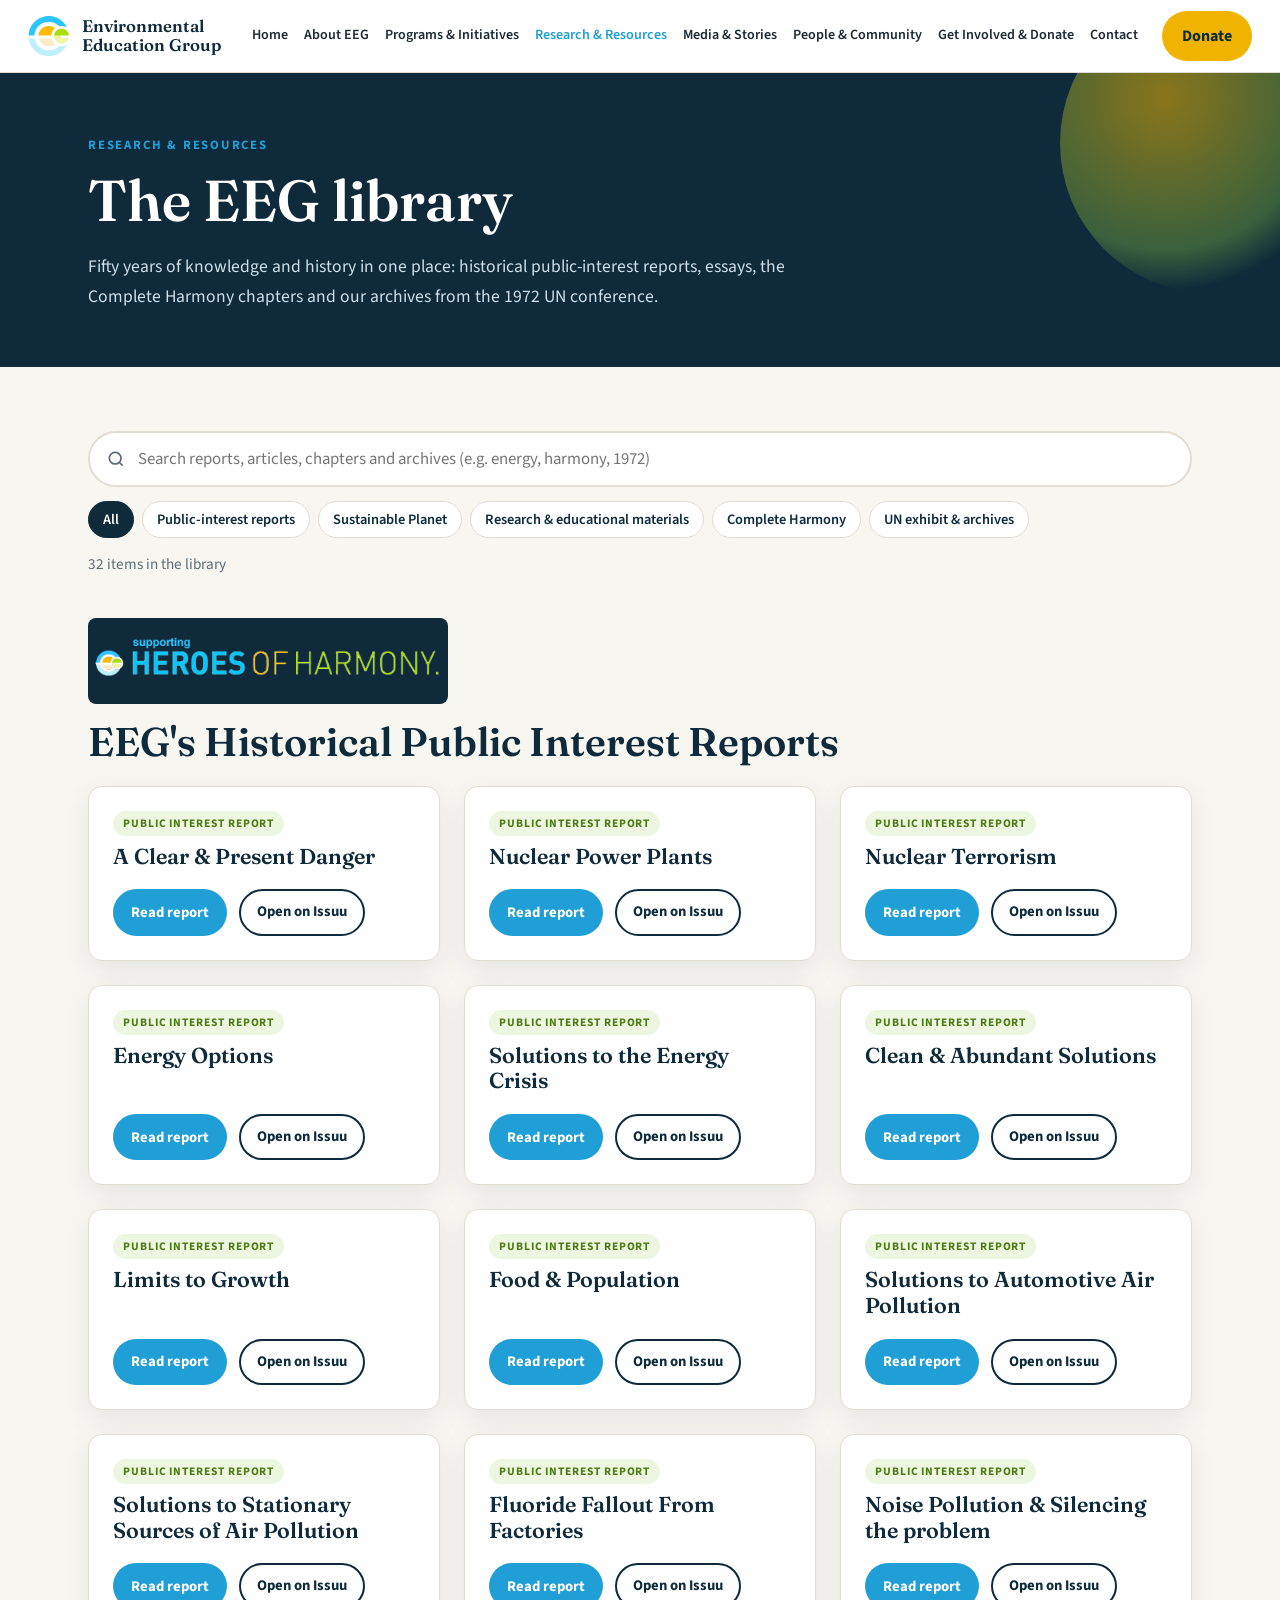
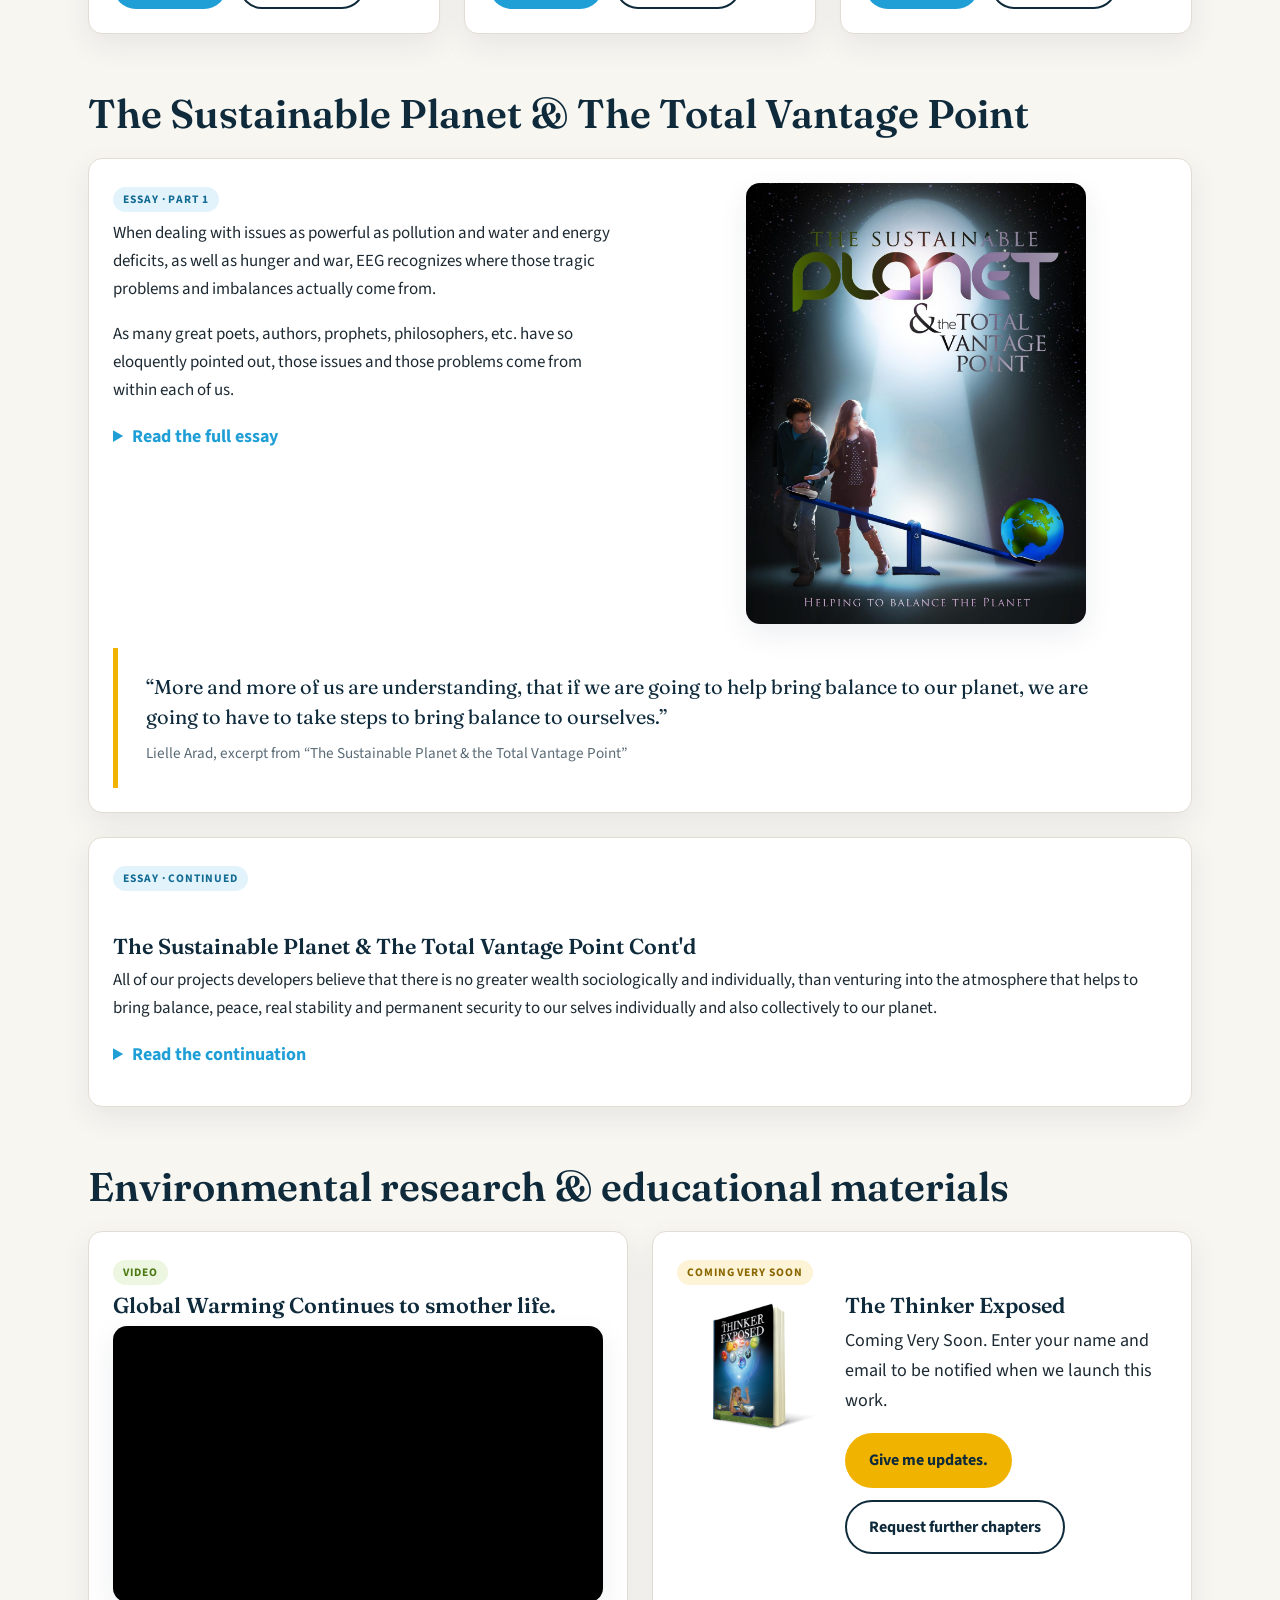
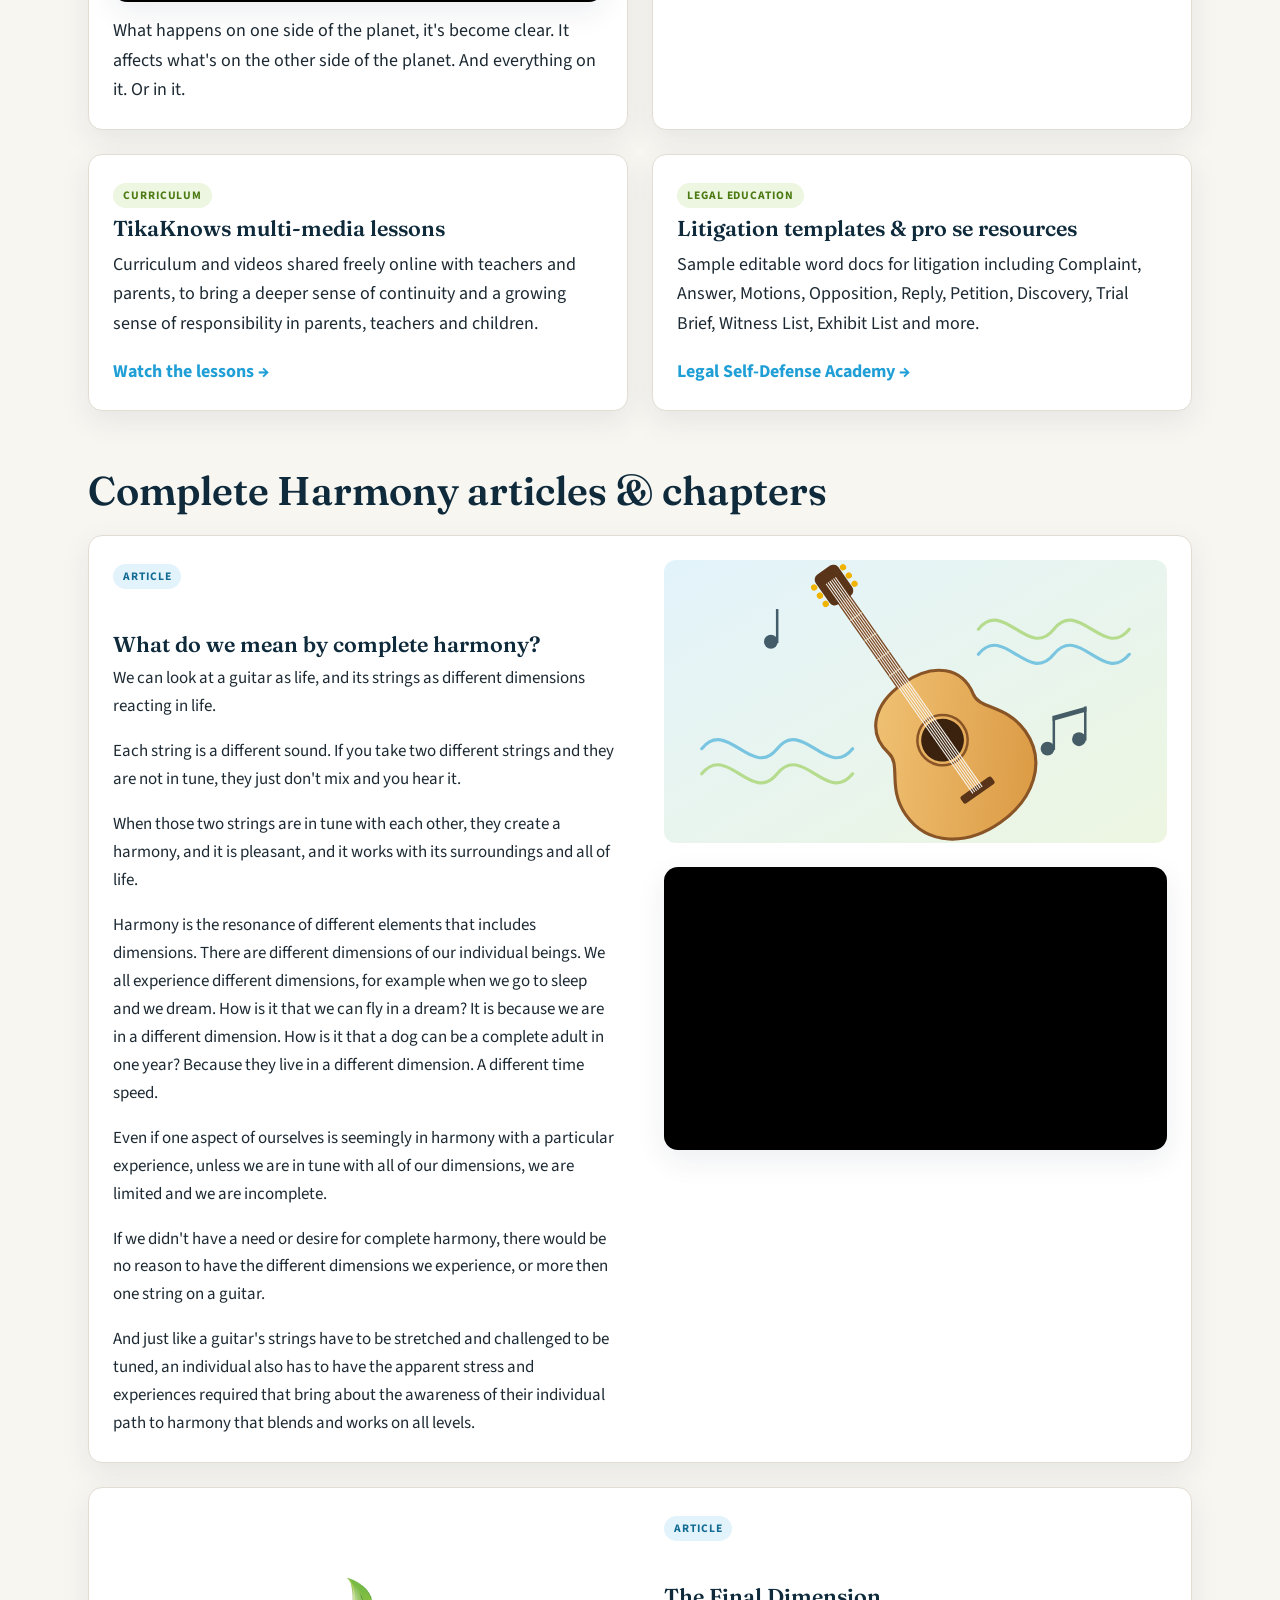
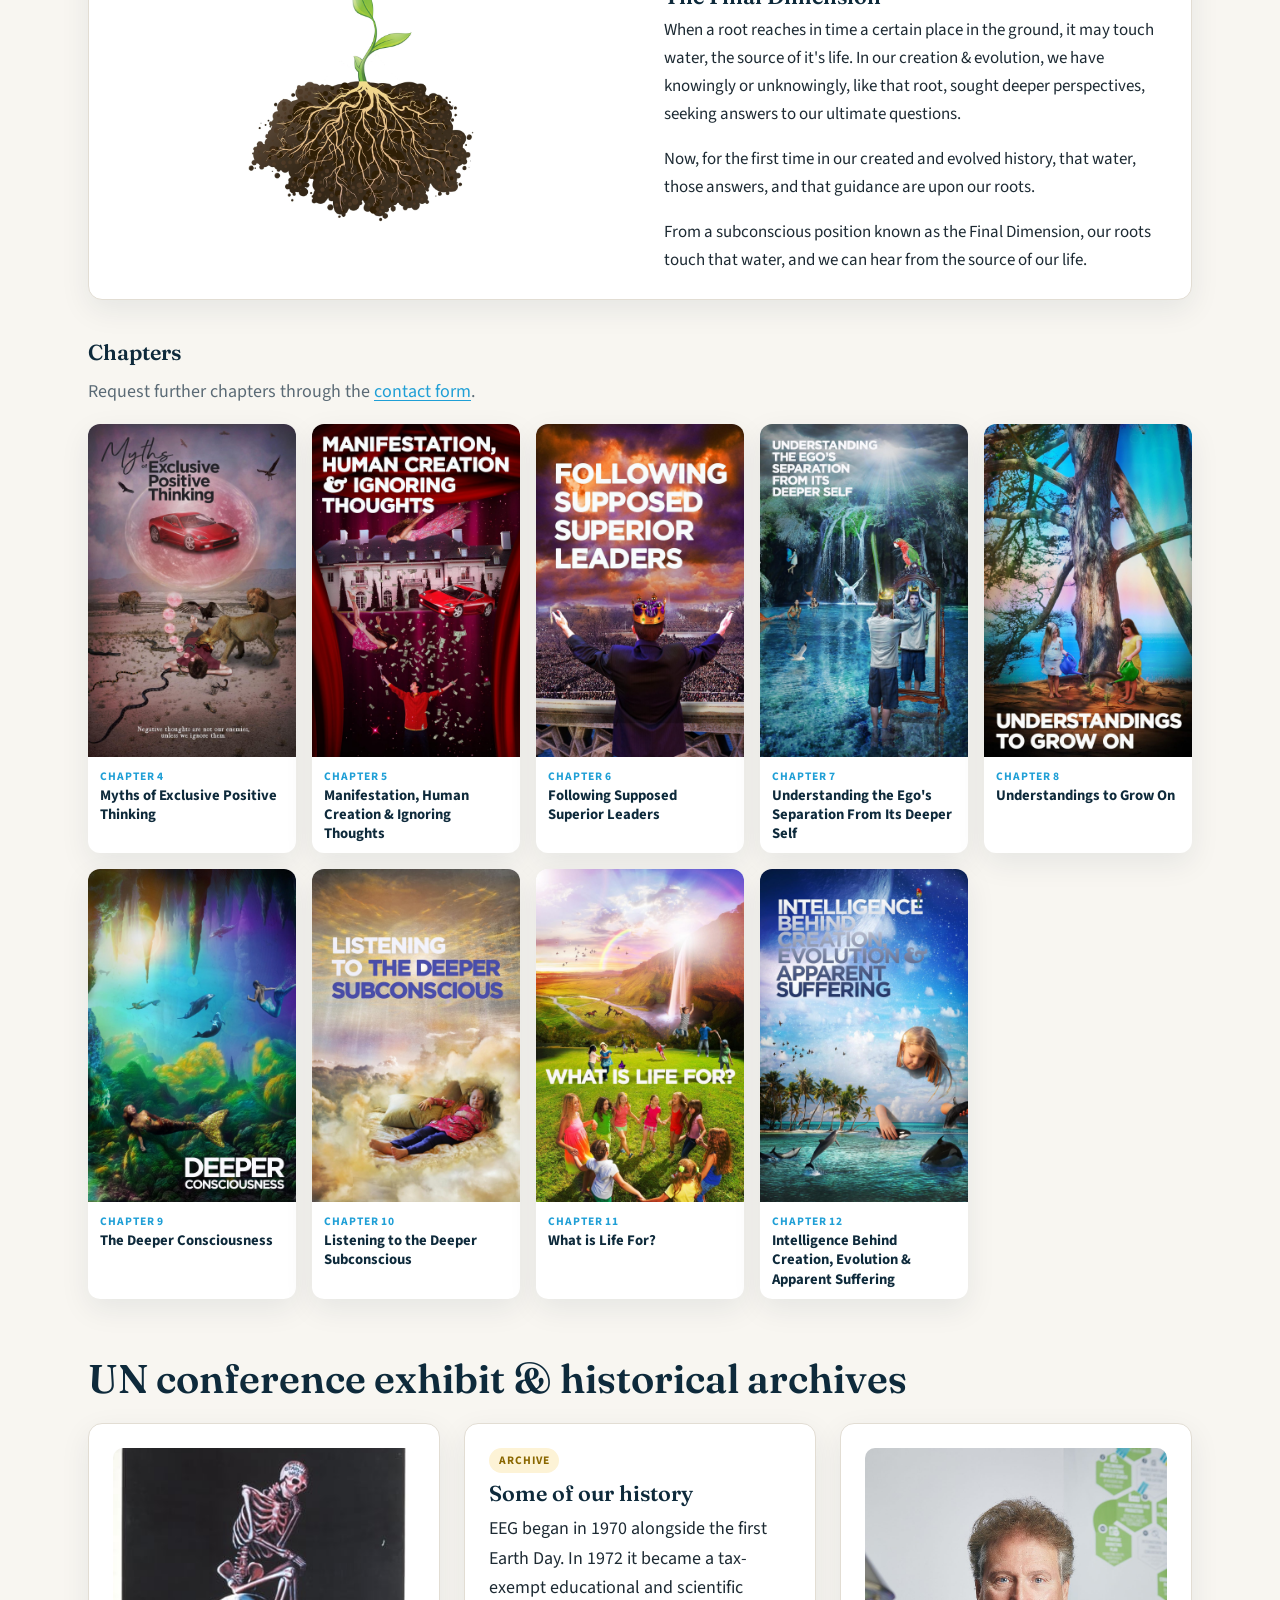
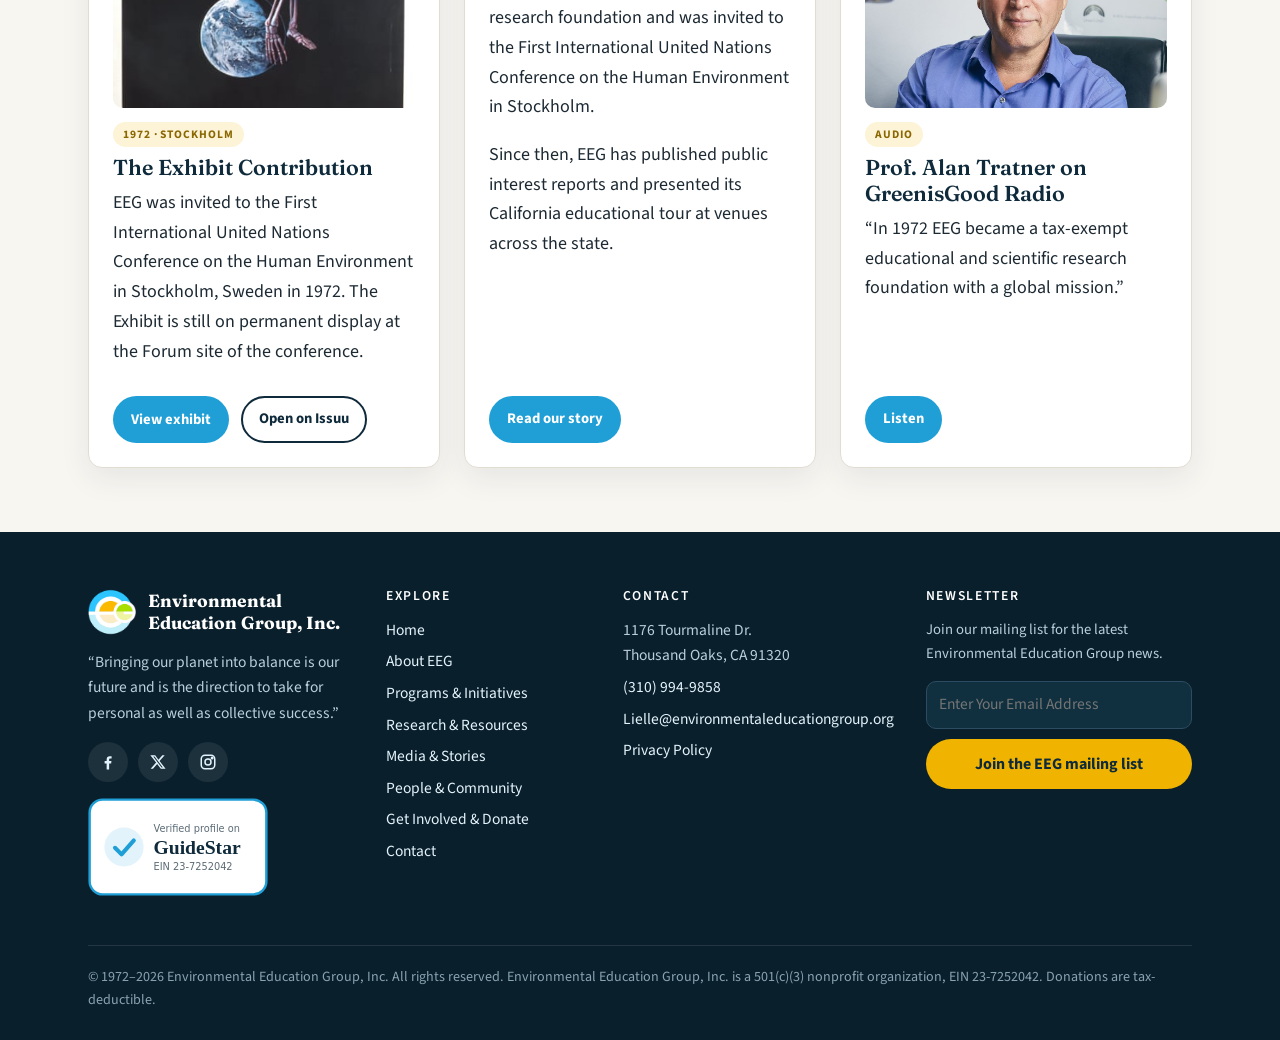
<file: resources.html>
<!doctype html>
<html lang="en">
<head>
<meta charset="utf-8">
<meta name="viewport" content="width=device-width, initial-scale=1">
<title>Research & Resources | Environmental Education Group</title>
<meta name="description" content="A searchable library of EEG's historical public-interest reports, The Sustainable Planet & The Total Vantage Point, Complete Harmony chapters and UN conference archives.">
<meta name="keywords" content="Non Profit, Environment, Education">
<meta property="og:title" content="Research & Resources | Environmental Education Group">
<meta property="og:description" content="A searchable library of EEG's historical public-interest reports, The Sustainable Planet & The Total Vantage Point, Complete Harmony chapters and UN conference archives.">
<meta property="og:image" content="assets/img/eeg_icon2.png">
<link rel="icon" href="assets/img/eeg_icon2.png">
<link rel="preconnect" href="https://fonts.googleapis.com">
<link rel="preconnect" href="https://fonts.gstatic.com" crossorigin>
<link href="https://fonts.googleapis.com/css2?family=Fraunces:opsz,wght@9..144,500;9..144,600;9..144,700&amp;family=Source+Sans+3:wght@400;600;700&amp;display=swap" rel="stylesheet">
<link rel="stylesheet" href="assets/css/style.css?v=3">
</head>
<body>
<a class="skip-link" href="#main">Skip to content</a>
<header class="site-header">
  <div class="container header-inner">
    <a class="brand" href="index.html">
      <img src="assets/img/eeg_icon2.png" alt="" width="44" height="44">
      <span>Environmental Education Group<small>Harmonizing environments on all levels</small></span>
    </a>
    <nav id="site-nav" class="site-nav" aria-label="Main">
      <ul>
      <li><a href="index.html">Home</a></li>
      <li><a href="about.html">About EEG</a></li>
      <li><a href="programs.html">Programs &amp; Initiatives</a></li>
      <li><a href="resources.html" aria-current="page">Research &amp; Resources</a></li>
      <li><a href="media.html">Media &amp; Stories</a></li>
      <li><a href="people.html">People &amp; Community</a></li>
      <li><a href="get-involved.html">Get Involved &amp; Donate</a></li>
      <li><a href="contact.html">Contact</a></li>
      </ul>
    </nav>
    <a class="btn btn-gold header-donate" href="get-involved.html#donate">Donate</a>
    <button class="nav-toggle" type="button" aria-controls="site-nav" aria-expanded="false" aria-label="Open menu">
      <svg viewBox="0 0 24 24" fill="none" stroke="currentColor" stroke-width="2"><path d="M3 6h18M3 12h18M3 18h18"/></svg>
    </button>
  </div>
</header>
<main id="main">
<section class="page-header">
  <div class="container">
    <span class="eyebrow">Research &amp; Resources</span>
    <h1>The EEG library</h1>
    <p>Fifty years of knowledge and history in one place: historical public-interest reports, essays, the Complete Harmony chapters and our archives from the 1972 UN conference.</p>
  </div>
</section>

<section class="section">
  <div class="container" data-library>
    <div class="library-tools">
      <div class="search-box">
        <svg viewBox="0 0 24 24" fill="none" stroke="currentColor" stroke-width="2" aria-hidden="true"><circle cx="11" cy="11" r="7"/><path d="m20 20-3.5-3.5"/></svg>
        <label class="sr-only" for="lib-search">Search the library</label>
        <input id="lib-search" type="search" placeholder="Search reports, articles, chapters and archives (e.g. energy, harmony, 1972)" autocomplete="off">
      </div>
      <div class="chips" role="group" aria-label="Filter by category">
        <button class="chip" type="button" data-filter="all" aria-pressed="true">All</button>
        <button class="chip" type="button" data-filter="report" aria-pressed="false">Public-interest reports</button>
        <button class="chip" type="button" data-filter="sptvp" aria-pressed="false">Sustainable Planet</button>
        <button class="chip" type="button" data-filter="material" aria-pressed="false">Research &amp; educational materials</button>
        <button class="chip" type="button" data-filter="harmony" aria-pressed="false">Complete Harmony</button>
        <button class="chip" type="button" data-filter="archive" aria-pressed="false">UN exhibit &amp; archives</button>
      </div>
      <p class="lib-count" id="lib-count" aria-live="polite"></p>
    </div>
    <p class="lib-empty" id="lib-empty">No items match your search. Try a different word, or choose &ldquo;All&rdquo;.</p>

    <!-- ===== Public interest reports ===== -->
    <div class="lib-group" id="reports">
      <img src="assets/img/HEROESOFHARMONY.png" alt="Supporting Heroes of Harmony" style="max-width:360px;margin-bottom:14px;background:#0e2a3b;border-radius:8px" loading="lazy">
      <h2>EEG's Historical Public Interest Reports</h2>
      <div class="grid grid-3">
        <article class="card report-card lib-item" data-type="report" data-keywords="nuclear danger power"><span class="tag">Public interest report</span><h3>A Clear &amp; Present Danger</h3><div class="btn-row"><button class="btn btn-sky" data-viewer="https://e.issuu.com/embed.html?d=a_public_report_on_nuclear_power_pl&amp;u=lielle" data-title="A Clear &amp; Present Danger">Read report</button><a class="btn btn-outline" href="https://issuu.com/lielle/docs/a_public_report_on_nuclear_power_pl" target="_blank" rel="noopener">Open on Issuu</a></div></article>
        <article class="card report-card lib-item" data-type="report" data-keywords="nuclear energy"><span class="tag">Public interest report</span><h3>Nuclear Power Plants</h3><div class="btn-row"><button class="btn btn-sky" data-viewer="https://e.issuu.com/embed.html?d=pir_nuclearpowerplants&amp;u=lielle" data-title="Nuclear Power Plants">Read report</button><a class="btn btn-outline" href="https://issuu.com/lielle/docs/pir_nuclearpowerplants" target="_blank" rel="noopener">Open on Issuu</a></div></article>
        <article class="card report-card lib-item" data-type="report" data-keywords="nuclear security"><span class="tag">Public interest report</span><h3>Nuclear Terrorism</h3><div class="btn-row"><button class="btn btn-sky" data-viewer="https://e.issuu.com/embed.html?d=pir_nuclearterrorism&amp;u=lielle" data-title="Nuclear Terrorism">Read report</button><a class="btn btn-outline" href="https://issuu.com/lielle/docs/pir_nuclearterrorism" target="_blank" rel="noopener">Open on Issuu</a></div></article>
        <article class="card report-card lib-item" data-type="report" data-keywords="energy renewable"><span class="tag">Public interest report</span><h3>Energy Options</h3><div class="btn-row"><button class="btn btn-sky" data-viewer="https://e.issuu.com/embed.html?d=energyoptions&amp;u=lielle" data-title="Energy Options">Read report</button><a class="btn btn-outline" href="https://issuu.com/lielle/docs/energyoptions" target="_blank" rel="noopener">Open on Issuu</a></div></article>
        <article class="card report-card lib-item" data-type="report" data-keywords="energy crisis"><span class="tag">Public interest report</span><h3>Solutions to the Energy Crisis</h3><div class="btn-row"><button class="btn btn-sky" data-viewer="https://e.issuu.com/embed.html?d=pir_energycrisis&amp;u=lielle" data-title="Solutions to the Energy Crisis">Read report</button><a class="btn btn-outline" href="https://issuu.com/lielle/docs/pir_energycrisis" target="_blank" rel="noopener">Open on Issuu</a></div></article>
        <article class="card report-card lib-item" data-type="report" data-keywords="energy clean abundant options"><span class="tag">Public interest report</span><h3>Clean &amp; Abundant Solutions</h3><div class="btn-row"><button class="btn btn-sky" data-viewer="https://e.issuu.com/embed.html?d=pri_cleanabundantoptions&amp;u=lielle" data-title="Clean &amp; Abundant Solutions">Read report</button><a class="btn btn-outline" href="https://issuu.com/lielle/docs/pri_cleanabundantoptions" target="_blank" rel="noopener">Open on Issuu</a></div></article>
        <article class="card report-card lib-item" data-type="report" data-keywords="growth population resources"><span class="tag">Public interest report</span><h3>Limits to Growth</h3><div class="btn-row"><button class="btn btn-sky" data-viewer="https://e.issuu.com/embed.html?d=pir_limitstogrowth&amp;u=lielle" data-title="Limits to Growth">Read report</button><a class="btn btn-outline" href="https://issuu.com/lielle/docs/pir_limitstogrowth" target="_blank" rel="noopener">Open on Issuu</a></div></article>
        <article class="card report-card lib-item" data-type="report" data-keywords="food population hunger"><span class="tag">Public interest report</span><h3>Food &amp; Population</h3><div class="btn-row"><button class="btn btn-sky" data-viewer="https://e.issuu.com/embed.html?d=publicinterestreport_food&amp;u=lielle" data-title="Food &amp; Population">Read report</button><a class="btn btn-outline" href="https://issuu.com/lielle/docs/publicinterestreport_food" target="_blank" rel="noopener">Open on Issuu</a></div></article>
        <article class="card report-card lib-item" data-type="report" data-keywords="air pollution cars smog"><span class="tag">Public interest report</span><h3>Solutions to Automotive Air Pollution</h3><div class="btn-row"><button class="btn btn-sky" data-viewer="https://e.issuu.com/embed.html?d=pir_automotiveairpollution&amp;u=lielle" data-title="Solutions to Automotive Air Pollution">Read report</button><a class="btn btn-outline" href="https://issuu.com/lielle/docs/pir_automotiveairpollution" target="_blank" rel="noopener">Open on Issuu</a></div></article>
        <article class="card report-card lib-item" data-type="report" data-keywords="air pollution industry factories"><span class="tag">Public interest report</span><h3>Solutions to Stationary Sources of Air Pollution</h3><div class="btn-row"><button class="btn btn-sky" data-viewer="https://e.issuu.com/embed.html?d=pri_stationary&amp;u=lielle" data-title="Solutions to Stationary Sources of Air Pollution">Read report</button><a class="btn btn-outline" href="https://issuu.com/lielle/docs/pri_stationary" target="_blank" rel="noopener">Open on Issuu</a></div></article>
        <article class="card report-card lib-item" data-type="report" data-keywords="fluoride pollution industry"><span class="tag">Public interest report</span><h3>Fluoride Fallout From Factories</h3><div class="btn-row"><button class="btn btn-sky" data-viewer="https://e.issuu.com/embed.html?d=pri_flouride&amp;u=lielle" data-title="Fluoride Fallout From Factories">Read report</button><a class="btn btn-outline" href="https://issuu.com/lielle/docs/pri_flouride" target="_blank" rel="noopener">Open on Issuu</a></div></article>
        <article class="card report-card lib-item" data-type="report" data-keywords="noise pollution"><span class="tag">Public interest report</span><h3>Noise Pollution &amp; Silencing the problem</h3><div class="btn-row"><button class="btn btn-sky" data-viewer="https://e.issuu.com/embed.html?d=pir_noisepollution&amp;u=lielle" data-title="Noise Pollution &amp; Silencing the problem">Read report</button><a class="btn btn-outline" href="https://issuu.com/lielle/docs/pir_noisepollution" target="_blank" rel="noopener">Open on Issuu</a></div></article>
      </div>
    </div>

    <!-- ===== Sustainable Planet & Total Vantage Point ===== -->
    <div class="lib-group" id="sustainable-planet">
      <h2>The Sustainable Planet &amp; The Total Vantage Point</h2>
      <article class="card lib-item" data-type="sptvp" data-keywords="lielle arad essay pollution water energy hunger war einstein consciousness workshop light">
        <div class="split top">
          <div class="prose">
            <span class="tag sky">Essay &middot; Part 1</span>
            <p>When dealing with issues as powerful as pollution and water and energy deficits, as well as hunger and war, EEG recognizes where those tragic problems and imbalances actually come from.</p>
            <p>As many great poets, authors, prophets, philosophers, etc. have so eloquently pointed out, those issues and those problems come from within each of us.</p>
            <details class="read-more">
              <summary>Read the full essay</summary>
              <p>Einstein said &lsquo;you can't solve a problem with the same level of consciousness that created it&rsquo; and we see this exactly that way. The surface mind is literally blindfolded as it stumbles through evolution. It is only through the inspiration of the deeper consciousness or the subconscious that it begins to see the light and the endless ocean of harmony that lies deeper within itself.</p>
              <p>Isn't it wonderful that in this century, we now have actual guidance that shows us step by step how to solve these imbalances within us fully, individually, completely and forever. And we now understand that it is those imbalances, and that personal disharmony that is the root of wars and poverty and the cause of all of the man made disasters on our planet, as well as the root of personal confusion, instabilities, and dependencies.</p>
              <p>For the most part, it is difficult to recognize the root of this disharmony, however at times we certainly see the results of it. We do notice as it reflects our un-peaceful personal consciousness and how we may get caught up in agitation, disharmony, then speculation, prejudice and superiority, all resulting in different levels of personal imbalance. These personal imbalances result in collective catastrophic imbalances like in wars, poverty, and all man made disharmonies. Whether we know it or not we are at war with our own selves in different degrees in some level of our own personal darkness that we might not even be aware of.</p>
              <p>In our natural response to life we are socially conditioned to ignore, or hide from most of this darkness and disharmony. Yet if that darkness and confusion did not exist there would obviously be no imbalance, including wars, etc. in us personally or collectively. I mean if everyone was in complete harmony how could there be.</p>
              <p>If we could look at that unbalanced darkness with-in ourselves as an individual deficit that requires an individual solution, (and only an individual solution could make that resolution to be a permanent);</p>
              <p>If we could call that darkness a type of personal ignorance, that deeper &lsquo;evolving ideas&rsquo; could bring permanent solutions to. If we could realize that our weakness to our own darkness stems from our dependency on others perspectives; we could then begin to understand how we are caught up in the collective thinking processes. If we could understand collective thinking processes have us responding with less personal current perspectives, and more from old concepts and attitudes of disharmony, we could then realize that many of those pivotal world disruptive disharmonies, have been handed down to us with ideas that never worked completely, and certainly are not working completely or efficiently now.</p>
              <p>Let's say that each of us needed light, like the suns light or the light bulb type of light and we wanted to be able to permanently solve our own light needs, and there was a way we could learn how to do that. A workshop if you will. Now if we could look at that individual need for light as a personal problem to be solved and our individual ability to solve that problem as a personal as well as collective solution, due to that fact that our solution would benefit us individually as well as collectively, because there would be one less person that needed light. We would have discovered the root of the problem and the ultimate &lsquo;idea&rsquo; solution. If each of us can produce light from our own individual selves, we have solved the light problem completely and permanently.</p>
              <p>Our organization has workshops with evolved ideas and solutions that work. We will donate our time and energies to teach you all you need to know about finding your own personal, permanent solution. We can show you from the ground up how to discover your own internal, personal infinite harmony. Our workshops help you discern the darkness and disharmonies within you and help you discover your own light.</p>
              <p>Discovering your own light will be solving personal disharmonies and imbalances and stopping the collective catastrophic world destroying imbalance, &lsquo;one individual solution at a time&rsquo;.</p>
            </details>
          </div>
          <figure class="figure" style="max-width:340px;justify-self:center"><img src="assets/img/SPTVP_14.jpg" alt="Cover of The Sustainable Planet &amp; the Total Vantage Point: Helping to balance the planet" loading="lazy"></figure>
        </div>
        <blockquote class="quote mt-2">&ldquo;More and more of us are understanding, that if we are going to help bring balance to our planet, we are going to have to take steps to bring balance to ourselves.&rdquo;<cite>Lielle Arad, excerpt from &ldquo;The Sustainable Planet &amp; the Total Vantage Point&rdquo;</cite></blockquote>
      </article>

      <article class="card lib-item mt-2" data-type="sptvp" data-keywords="continued responsibility success global warming garbage poverty wealth project developers">
        <div class="prose">
          <span class="tag sky">Essay &middot; Continued</span>
          <h3 class="mt-0">The Sustainable Planet &amp; The Total Vantage Point Cont'd</h3>
          <p>All of our projects developers believe that there is no greater wealth sociologically and individually, than venturing into the atmosphere that helps to bring balance, peace, real stability and permanent security to our selves individually and also collectively to our planet.</p>
          <details class="read-more">
            <summary>Read the continuation</summary>
            <p>Isn't it wonderful that we now have these new jewels of understanding coming to our people at this time in our evolution that are clarifying problems that have baffled mankind for all of history? Up till now, we have had no real long term solutions for our worlds major problems, just lots of band aids. But we now have those organic and custom long-term root healing solutions available. Bring us your questions and suggestions and ways you might want to help or be involved. Understand; we are not bringing forth these precious beneficial insights to compete with anyone or any path or philosophy. It is rather just the opposite. We consider all experiences to be stepping-stones in that discovery of the ultimate self. So our goal is simply providing new evolved insights and new evolved real solutions to any and all people that are inspired to hear them.</p>
            <p>If we had a goal it would be to, inspire a sense of responsibility in each of you as you set out to gain funding, wealth, personal balance, deeper insights as well as, acknowledgment through your arts, music or businesses, innovations and inventions, in dealing with the world and communicating your talents, a strong sense of responsibility, that leaves the footprint of balance, as opposed to further taking our planet off course into a still further gloomy future.</p>
            <p>Things like, global warming, world poverty, ever increasing and accumulating non-degradable garbage, and various other ways of adding to the ever-growing destruction of our planet and the life on it and around it.</p>
            <p>So, we would highly advise that we as a people should never stop looking for those answers that bring our planet and our people into more and more harmony. If we do, we would be limiting ourselves.</p>
            <p><strong>Bringing our planet into balance is our future and is the direction to take for personal as well as collective success.</strong></p>
            <p>So, we endeavor to remember being successful is great, and we want to help you be successful, but not at the expense of everyone else's destruction, where it takes the planet out of balance in the process. Because the way things are going, the lack of responsibility will continue to deteriorate our planet and there will not be a planet for us, or our children to enjoy our success in.</p>
            <p>We are dedicated and inspired to make those changes that are needed in our world, because we know and understand &lsquo;that&rsquo; depreciating affect, and as much as anyone may try to ignore it, that affect is in the process of depreciating our entire future planet. It is not hard to see that depreciating affect and how it is well on its way to taking over in some parts of our world. We at Environmental Education Group cannot ignore that, and we are committed to making those changes our world needs to gain its balance period. And we hope you will join us.</p>
          </details>
        </div>
      </article>
    </div>

    <!-- ===== Research & educational materials ===== -->
    <div class="lib-group" id="materials">
      <h2>Environmental research &amp; educational materials</h2>
      <div class="grid grid-2">
        <article class="card lib-item" data-type="material" data-keywords="climate global warming video planet">
          <span class="tag">Video</span>
          <h3>Global Warming Continues to smother life.</h3>
          <div class="embed" style="margin-bottom:14px"><iframe title="Global Warming Continues to smother life (EEG video)" src="https://player.vimeo.com/video/348104193?badge=0&amp;autopause=0&amp;player_id=0&amp;app_id=58479" allow="autoplay; fullscreen" allowfullscreen loading="lazy"></iframe></div>
          <p>What happens on one side of the planet, it's become clear. It affects what's on the other side of the planet. And everything on it. Or in it.</p>
        </article>
        <article class="card lib-item" data-type="material" data-keywords="book thinker exposed coming soon chapters">
          <span class="tag gold">Coming very soon</span>
          <div style="display:flex;gap:18px;align-items:flex-start;flex-wrap:wrap">
            <img src="assets/img/book_cover_thethinker.png" alt="Cover of The Thinker Exposed" style="width:150px;border-radius:8px" loading="lazy">
            <div style="flex:1;min-width:200px">
              <h3>The Thinker Exposed</h3>
              <p>Coming Very Soon. Enter your name and email to be notified when we launch this work.</p>
              <div class="btn-row"><a class="btn btn-gold" href="get-involved.html#updates">Give me updates.</a><a class="btn btn-outline" href="contact.html?topic=thinker#contact-form">Request further chapters</a></div>
            </div>
          </div>
        </article>
        <article class="card lib-item" data-type="material" data-keywords="tikaknows children curriculum lessons videos teachers parents">
          <span class="tag">Curriculum</span>
          <h3>TikaKnows multi-media lessons</h3>
          <p>Curriculum and videos shared freely online with teachers and parents, to bring a deeper sense of continuity and a growing sense of responsibility in parents, teachers and children.</p>
          <a class="card-link" href="programs.html#tikaknows">Watch the lessons &rarr;</a>
        </article>
        <article class="card lib-item" data-type="material" data-keywords="legal pro se litigation templates complaint answer discovery motions">
          <span class="tag">Legal education</span>
          <h3>Litigation templates &amp; pro se resources</h3>
          <p>Sample editable word docs for litigation including Complaint, Answer, Motions, Opposition, Reply, Petition, Discovery, Trial Brief, Witness List, Exhibit List and more.</p>
          <a class="card-link" href="programs.html#legal-academy">Legal Self-Defense Academy &rarr;</a>
        </article>
      </div>
    </div>

    <!-- ===== Complete Harmony ===== -->
    <div class="lib-group" id="complete-harmony">
      <h2>Complete Harmony articles &amp; chapters</h2>
      <article class="card lib-item" data-type="harmony" data-keywords="guitar strings dimensions dream tune article">
        <div class="split top">
          <div class="prose">
            <span class="tag sky">Article</span>
            <h3 class="mt-0">What do we mean by complete harmony?</h3>
            <p>We can look at a guitar as life, and its strings as different dimensions reacting in life.</p>
            <p>Each string is a different sound. If you take two different strings and they are not in tune, they just don't mix and you hear it.</p>
            <p>When those two strings are in tune with each other, they create a harmony, and it is pleasant, and it works with its surroundings and all of life.</p>
            <p>Harmony is the resonance of different elements that includes dimensions. There are different dimensions of our individual beings. We all experience different dimensions, for example when we go to sleep and we dream. How is it that we can fly in a dream? It is because we are in a different dimension. How is it that a dog can be a complete adult in one year? Because they live in a different dimension. A different time speed.</p>
            <p>Even if one aspect of ourselves is seemingly in harmony with a particular experience, unless we are in tune with all of our dimensions, we are limited and we are incomplete.</p>
            <p>If we didn't have a need or desire for complete harmony, there would be no reason to have the different dimensions we experience, or more then one string on a guitar.</p>
            <p>And just like a guitar's strings have to be stretched and challenged to be tuned, an individual also has to have the apparent stress and experiences required that bring about the awareness of their individual path to harmony that blends and works on all levels.</p>
          </div>
          <div>
            <img src="assets/img/harmony-guitar.svg" alt="Illustration of an acoustic guitar with sound waves" loading="lazy" style="border-radius:12px">
            <div class="embed mt-2"><iframe title="What do we mean by complete harmony? (EEG video)" src="https://player.vimeo.com/video/348105222?badge=0&amp;autopause=0&amp;player_id=0&amp;app_id=58479" allow="autoplay; fullscreen" allowfullscreen loading="lazy"></iframe></div>
          </div>
        </div>
      </article>

      <article class="card lib-item mt-2" data-type="harmony" data-keywords="root water final dimension subconscious source">
        <div class="split">
          <img src="assets/img/root3.jpg" alt="A young plant with roots reaching into the soil" loading="lazy" style="max-width:260px;justify-self:center">
          <div class="prose">
            <span class="tag sky">Article</span>
            <h3 class="mt-0">The Final Dimension</h3>
            <p>When a root reaches in time a certain place in the ground, it may touch water, the source of it's life. In our creation &amp; evolution, we have knowingly or unknowingly, like that root, sought deeper perspectives, seeking answers to our ultimate questions.</p>
            <p>Now, for the first time in our created and evolved history, that water, those answers, and that guidance are upon our roots.</p>
            <p>From a subconscious position known as the Final Dimension, our roots touch that water, and we can hear from the source of our life.</p>
          </div>
        </div>
      </article>

      <h3 class="mt-3">Chapters</h3>
      <p class="muted">Request further chapters through the <a href="contact.html?topic=thinker#contact-form">contact form</a>.</p>
      <div class="chapters">
        <div class="chapter lib-item" data-type="harmony" data-keywords="chapter 4 positive thinking myths"><img src="assets/img/mythsofpositive_long.jpg" alt="" loading="lazy"><div><small>Chapter 4</small><strong>Myths of Exclusive Positive Thinking</strong></div></div>
        <div class="chapter lib-item" data-type="harmony" data-keywords="chapter 5 manifestation creation thoughts"><img src="assets/img/manifestation_long.jpg" alt="" loading="lazy"><div><small>Chapter 5</small><strong>Manifestation, Human Creation &amp; Ignoring Thoughts</strong></div></div>
        <div class="chapter lib-item" data-type="harmony" data-keywords="chapter 6 leaders superior"><img src="assets/img/superior_long.jpg" alt="" loading="lazy"><div><small>Chapter 6</small><strong>Following Supposed Superior Leaders</strong></div></div>
        <div class="chapter lib-item" data-type="harmony" data-keywords="chapter 7 ego separation deeper self"><img src="assets/img/EGO_SEPARATION_LONG.jpg" alt="" loading="lazy"><div><small>Chapter 7</small><strong>Understanding the Ego's Separation From Its Deeper Self</strong></div></div>
        <div class="chapter lib-item" data-type="harmony" data-keywords="chapter 8 understandings grow"><img src="assets/img/UNDERSTANDINGS_LONG.jpg" alt="" loading="lazy"><div><small>Chapter 8</small><strong>Understandings to Grow On</strong></div></div>
        <div class="chapter lib-item" data-type="harmony" data-keywords="chapter 9 deeper consciousness"><img src="assets/img/DEEPER_LONG.jpg" alt="" loading="lazy"><div><small>Chapter 9</small><strong>The Deeper Consciousness</strong></div></div>
        <div class="chapter lib-item" data-type="harmony" data-keywords="chapter 10 listening subconscious"><img src="assets/img/listening_long.jpg" alt="" loading="lazy"><div><small>Chapter 10</small><strong>Listening to the Deeper Subconscious</strong></div></div>
        <div class="chapter lib-item" data-type="harmony" data-keywords="chapter 11 life purpose"><img src="assets/img/LIFE_LONG.jpg" alt="" loading="lazy"><div><small>Chapter 11</small><strong>What is Life For?</strong></div></div>
        <div class="chapter lib-item" data-type="harmony" data-keywords="chapter 12 intelligence creation evolution suffering"><img src="assets/img/intelligence_LONG.jpg" alt="" loading="lazy"><div><small>Chapter 12</small><strong>Intelligence Behind Creation, Evolution &amp; Apparent Suffering</strong></div></div>
      </div>
    </div>

    <!-- ===== Archives ===== -->
    <div class="lib-group" id="archives">
      <h2>UN conference exhibit &amp; historical archives</h2>
      <div class="grid grid-3">
        <article class="card report-card lib-item" data-type="archive" data-keywords="1972 stockholm united nations human environment exhibit conference">
          <img src="assets/img/PG_02214-_2_.jpg" alt="EEG exhibit at the 1972 UN Conference on the Human Environment" loading="lazy" style="border-radius:10px;margin-bottom:14px;max-height:260px;object-fit:cover">
          <span class="tag gold">1972 &middot; Stockholm</span>
          <h3>The Exhibit Contribution</h3>
          <p>EEG was invited to the First International United Nations Conference on the Human Environment in Stockholm, Sweden in 1972. The Exhibit is still on permanent display at the Forum site of the conference.</p>
          <div class="btn-row"><button class="btn btn-sky" data-viewer="https://e.issuu.com/embed.html?d=alan_exhibit_6461dd05875449&amp;u=lielle" data-title="The Exhibit Contribution">View exhibit</button><a class="btn btn-outline" href="https://issuu.com/lielle/docs/alan_exhibit_6461dd05875449" target="_blank" rel="noopener">Open on Issuu</a></div>
        </article>
        <article class="card report-card lib-item" data-type="archive" data-keywords="history scrapbook archive founder alan tratner">
          <span class="tag gold">Archive</span>
          <h3>Some of our history</h3>
          <p>EEG began in 1970 alongside the first Earth Day. In 1972 it became a tax-exempt educational and scientific research foundation and was invited to the First International United Nations Conference on the Human Environment in Stockholm.</p>
          <p>Since then, EEG has published public interest reports and presented its California educational tour at venues across the state.</p>
          <div class="btn-row"><a class="btn btn-sky" href="about.html#history">Read our story</a></div>
        </article>
        <article class="card report-card lib-item" data-type="archive" data-keywords="radio interview greenisgood alan tratner audio founder">
          <img src="assets/img/_D4A8464-print.jpg" alt="Prof. Alan Tratner" loading="lazy" style="border-radius:10px;margin-bottom:14px;max-height:260px;object-fit:cover;object-position:top">
          <span class="tag gold">Audio</span>
          <h3>Prof. Alan Tratner on GreenisGood Radio</h3>
          <p>&ldquo;In 1972 EEG became a tax-exempt educational and scientific research foundation with a global mission.&rdquo;</p>
          <div class="btn-row"><a class="btn btn-sky" href="media.html#radio">Listen</a></div>
        </article>
      </div>
    </div>
  </div>
</section>
<dialog class="viewer" id="viewer" aria-label="Document viewer">
  <div class="viewer-bar"><h3>Document</h3><button type="button" data-close aria-label="Close viewer">&times;</button></div>
  <iframe title="Document viewer" allowfullscreen></iframe>
</dialog>

</main>
<footer class="site-footer">
  <div class="container">
    <div class="footer-grid">
      <div>
        <div class="footer-brand"><img src="assets/img/eeg_icon2.png" alt=""><strong>Environmental Education Group, Inc.</strong></div>
        <p>&ldquo;Bringing our planet into balance is our future and is the direction to take for personal as well as collective success.&rdquo;</p>
        <div class="socials">
  <a href="https://www.facebook.com/enviromentaleducation/" target="_blank" rel="noopener" aria-label="EEG on Facebook"><svg viewBox="0 0 24 24" fill="currentColor" aria-hidden="true"><path d="M13.5 22v-8h2.7l.4-3.2h-3.1V8.8c0-.9.3-1.5 1.6-1.5h1.7V4.4c-.3 0-1.3-.1-2.5-.1-2.4 0-4.1 1.5-4.1 4.2v2.3H7.5V14h2.7v8h3.3z"/></svg></a>
  <a href="https://twitter.com/EnvironmentalEG" target="_blank" rel="noopener" aria-label="EEG on X (Twitter)"><svg viewBox="0 0 24 24" fill="currentColor" aria-hidden="true"><path d="M17.8 3h3.1l-6.8 7.8 8 10.2h-6.3l-4.9-6.4L5.3 21H2.2l7.3-8.3L1.8 3h6.4l4.4 5.9L17.8 3zm-1.1 16.2h1.7L7.4 4.7H5.6l11.1 14.5z"/></svg></a>
  <a href="https://www.instagram.com/environmental_education_group/" target="_blank" rel="noopener" aria-label="EEG on Instagram"><svg viewBox="0 0 24 24" fill="none" stroke="currentColor" stroke-width="2" aria-hidden="true"><rect x="3" y="3" width="18" height="18" rx="5"/><circle cx="12" cy="12" r="4"/><circle cx="17.5" cy="6.5" r="1" fill="currentColor"/></svg></a>
</div>
        <a class="guidestar" href="https://www.guidestar.org/profile/23-7252042" target="_blank" rel="noopener"><img src="assets/img/guidestar-profile.svg" alt="Verified profile on GuideStar, EIN 23-7252042" width="180" height="98"></a>
      </div>
      <div>
        <h4>Explore</h4>
        <ul>
          <li><a href="index.html">Home</a></li>
          <li><a href="about.html">About EEG</a></li>
          <li><a href="programs.html">Programs &amp; Initiatives</a></li>
          <li><a href="resources.html">Research &amp; Resources</a></li>
          <li><a href="media.html">Media &amp; Stories</a></li>
          <li><a href="people.html">People &amp; Community</a></li>
          <li><a href="get-involved.html">Get Involved &amp; Donate</a></li>
          <li><a href="contact.html">Contact</a></li>
        </ul>
      </div>
      <div>
        <h4>Contact</h4>
        <ul>
          <li>1176 Tourmaline Dr.<br>Thousand Oaks, CA 91320</li>
          <li><a href="tel:+13109949858">(310) 994-9858</a></li>
          <li><a href="mailto:Lielle@environmentaleducationgroup.org">Lielle@environmentaleducationgroup.org</a></li>
          <li><a href="contact.html#privacy">Privacy Policy</a></li>
        </ul>
      </div>
      <div class="footer-news">
        <h4>Newsletter</h4>
        <p class="small">Join our mailing list for the latest Environmental Education Group news.</p>
        <form class="form" data-form="newsletter">
          <label class="sr-only" for="footer-email">Email address</label>
          <input id="footer-email" type="email" name="email" required placeholder="Enter Your Email Address" autocomplete="email">
          <button class="btn btn-gold" type="submit">Join the EEG mailing list</button>
          <p class="form-status" role="status"></p>
        </form>
      </div>
    </div>
    <div class="footer-bottom">
      &copy; 1972&ndash;<span data-year>2026</span> Environmental Education Group, Inc. All rights reserved.
      Environmental Education Group, Inc. is a 501(c)(3) nonprofit organization, EIN 23-7252042. Donations are tax-deductible.
    </div>
  </div>
</footer>
<script src="assets/js/main.js"></script>
</body>
</html>
</file>
<file: assets/css/style.css>
/* Environmental Education Group — site styles */
:root {
  --navy: #0e2a3b;
  --navy-2: #163a50;
  --sky: #1f9fd6;
  --sky-soft: #e3f3fb;
  --gold: #f0b400;
  --gold-soft: #fdf3d6;
  --lime: #8cc63f;
  --lime-soft: #edf6e1;
  --paper: #f8f6f1;
  --white: #ffffff;
  --ink: #1d2a33;
  --muted: #5b6b76;
  --line: #e2ddd3;
  --radius: 14px;
  --shadow: 0 10px 30px rgba(14, 42, 59, .08);
  --max: 1160px;
  --serif: "Fraunces", Georgia, "Times New Roman", serif;
  --sans: "Source Sans 3", "Segoe UI", system-ui, -apple-system, sans-serif;
}

*, *::before, *::after { box-sizing: border-box; }
html { scroll-behavior: smooth; scroll-padding-top: 90px; }
body {
  margin: 0;
  font-family: var(--sans);
  font-size: 18px;
  line-height: 1.65;
  color: var(--ink);
  background: var(--paper);
  -webkit-font-smoothing: antialiased;
}
img { max-width: 100%; height: auto; display: block; }
a { color: var(--sky); text-underline-offset: 3px; }
a:hover { color: var(--navy); }
h1, h2, h3, h4 { font-family: var(--serif); color: var(--navy); line-height: 1.2; margin: 0 0 .5em; font-weight: 600; }
h1 { font-size: clamp(2.2rem, 5vw, 3.6rem); }
h2 { font-size: clamp(1.7rem, 3.4vw, 2.5rem); }
h3 { font-size: 1.35rem; }
h4 { font-size: 1.1rem; }
p { margin: 0 0 1em; }
ul { padding-left: 1.2em; }

.skip-link { position: absolute; left: -9999px; top: 0; background: var(--gold); color: var(--navy); padding: 8px 14px; z-index: 100; }
.skip-link:focus { left: 8px; top: 8px; }

.container { width: 100%; max-width: var(--max); margin: 0 auto; padding: 0 16px; }
@media (min-width: 720px) { .container { padding: 0 28px; } }
.narrow { max-width: 820px; }

/* ---------- Header ---------- */
.site-header {
  position: sticky; top: 0; z-index: 50;
  background: rgba(255, 255, 255, .96);
  backdrop-filter: blur(8px);
  border-bottom: 1px solid var(--line);
}
.header-inner { display: flex; align-items: center; gap: 16px; min-height: 72px; }
.brand { display: flex; align-items: center; gap: 10px; text-decoration: none; color: var(--navy); margin-right: auto; }
.brand img { width: 44px; height: 44px; }
.brand span { font-family: var(--serif); font-weight: 600; font-size: 1.05rem; line-height: 1.15; }
.brand small { display: block; font-family: var(--sans); font-weight: 400; font-size: .72rem; color: var(--muted); letter-spacing: .04em; text-transform: uppercase; }

.nav-toggle {
  display: inline-flex; align-items: center; justify-content: center;
  width: 44px; height: 44px; border: 1px solid var(--line); border-radius: 10px;
  background: var(--white); cursor: pointer; color: var(--navy);
}
.nav-toggle svg { width: 22px; height: 22px; }
.site-nav { display: none; }
@media (max-width: 420px) { .brand small { display: none; } .brand span { font-size: .95rem; } }
.site-nav.open {
  display: block; position: absolute; left: 0; right: 0; top: 72px;
  background: var(--white); border-bottom: 1px solid var(--line); box-shadow: var(--shadow);
  padding: 8px 16px 16px;
}
.site-nav ul { list-style: none; margin: 0; padding: 0; }
.site-nav a {
  display: block; padding: 10px 12px; border-radius: 8px;
  text-decoration: none; color: var(--ink); font-weight: 600; font-size: .98rem;
}
.site-nav a:hover { background: var(--sky-soft); color: var(--navy); }
.site-nav a[aria-current="page"] { color: var(--sky); }
.site-header .header-donate { display: none; }

@media (min-width: 1240px) {
  .site-header .container { max-width: 1400px; }
  .nav-toggle { display: none; }
  .site-nav, .site-nav.open { display: block; position: static; box-shadow: none; border: 0; padding: 0; background: none; }
  .site-nav ul { display: flex; gap: 0; }
  .site-nav a { padding: 8px 8px; font-size: .88rem; white-space: nowrap; }
  .site-header .header-donate { display: inline-flex; padding: 10px 18px; }
  .brand small { display: none; }
}
@media (min-width: 1440px) {
  .site-nav a { padding: 8px 11px; font-size: .93rem; }
  .brand small { display: block; }
}

/* ---------- Buttons ---------- */
.btn {
  display: inline-flex; align-items: center; justify-content: center; gap: 8px;
  padding: 12px 22px; border-radius: 999px; border: 2px solid transparent;
  font-family: var(--sans); font-weight: 700; font-size: 1rem; text-decoration: none;
  cursor: pointer; transition: transform .15s ease, background .15s ease, color .15s ease;
}
.btn:hover { transform: translateY(-1px); }
.btn-gold { background: var(--gold); color: var(--navy); }
.btn-gold:hover { background: #ffc61a; color: var(--navy); }
.btn-sky { background: var(--sky); color: var(--white); }
.btn-sky:hover { background: #1786b6; color: var(--white); }
.btn-outline { border-color: currentColor; color: var(--navy); background: transparent; }
.btn-outline:hover { background: var(--navy); color: var(--white); }
.btn-ghost-light { border-color: rgba(255,255,255,.7); color: var(--white); }
.btn-ghost-light:hover { background: var(--white); color: var(--navy); }
.btn-row { display: flex; flex-wrap: wrap; gap: 12px; margin-top: 18px; }

/* ---------- Hero & page headers ---------- */
.hero {
  position: relative; color: var(--white); overflow: hidden;
  background: var(--navy) center/cover no-repeat;
}
.hero::before {
  content: ""; position: absolute; inset: 0;
  background: linear-gradient(100deg, rgba(14,42,59,.94) 0%, rgba(14,42,59,.78) 55%, rgba(14,42,59,.45) 100%);
}
.hero .container { position: relative; padding-top: 72px; padding-bottom: 80px; }
.hero h1, .hero h2 { color: var(--white); }
.hero p { max-width: 720px; font-size: 1.12rem; color: #dbe7ee; }
.hero .eyebrow { color: var(--gold); }
.hero-logo { width: 84px; margin-bottom: 18px; }

.page-header { background: var(--navy); color: var(--white); position: relative; overflow: hidden; }
.page-header::after {
  content: ""; position: absolute; right: -80px; top: -80px; width: 300px; height: 300px; border-radius: 50%;
  background: radial-gradient(circle at 35% 35%, rgba(240,180,0,.55), rgba(140,198,63,.35) 55%, transparent 70%);
}
.page-header .container { position: relative; z-index: 1; padding-top: 56px; padding-bottom: 56px; }
.page-header h1 { color: var(--white); margin-bottom: .3em; }
.page-header p { color: #cfe0ea; max-width: 720px; margin: 0; font-size: 1.1rem; }

.eyebrow { display: inline-block; font-family: var(--sans); font-size: .8rem; font-weight: 700; letter-spacing: .14em; text-transform: uppercase; color: var(--sky); margin-bottom: 10px; }

/* In-page subnav */
.subnav { background: var(--white); border-bottom: 1px solid var(--line); }
.subnav ul { list-style: none; margin: 0; padding: 10px 0; display: flex; gap: 8px; overflow-x: auto; scrollbar-width: thin; }
.subnav a {
  display: inline-block; white-space: nowrap; padding: 6px 14px; border-radius: 999px;
  background: var(--paper); border: 1px solid var(--line); color: var(--navy);
  text-decoration: none; font-size: .9rem; font-weight: 600;
}
.subnav a:hover { background: var(--sky-soft); border-color: var(--sky); }

/* ---------- Sections ---------- */
.section { padding: 64px 0; }
.section.alt { background: var(--white); }
.section.tint { background: var(--sky-soft); }
.section.dark { background: var(--navy); color: #dbe7ee; }
.section.dark h2, .section.dark h3 { color: var(--white); }
.section-head { max-width: 760px; margin-bottom: 32px; }
.section-head p { color: var(--muted); font-size: 1.08rem; }
.section.dark .section-head p { color: #b9cfdb; }

.grid { display: grid; gap: 24px; }
@media (min-width: 720px) {
  .grid-2 { grid-template-columns: repeat(2, 1fr); }
  .grid-3 { grid-template-columns: repeat(2, 1fr); }
  .grid-4 { grid-template-columns: repeat(2, 1fr); }
}
@media (min-width: 1000px) {
  .grid-3 { grid-template-columns: repeat(3, 1fr); }
  .grid-4 { grid-template-columns: repeat(4, 1fr); }
}
.split { display: grid; gap: 32px; align-items: center; }
@media (min-width: 900px) {
  .split { grid-template-columns: 1fr 1fr; gap: 48px; }
  .split.wide-left { grid-template-columns: 1.4fr 1fr; }
  .split.wide-right { grid-template-columns: 1fr 1.4fr; }
  .split.top { align-items: start; }
}

.card {
  background: var(--white); border: 1px solid var(--line); border-radius: var(--radius);
  padding: 24px; box-shadow: var(--shadow);
}
.card h3 { margin-bottom: .35em; }
.card p:last-child { margin-bottom: 0; }
.card .card-link { font-weight: 700; text-decoration: none; }
.card-icon { width: 46px; height: 46px; border-radius: 12px; display: grid; place-items: center; margin-bottom: 14px; font-size: 1.4rem; }
.ci-sky { background: var(--sky-soft); }
.ci-gold { background: var(--gold-soft); }
.ci-lime { background: var(--lime-soft); }

.prose p, .prose li { font-size: 1.06rem; }
.prose h3 { margin-top: 1.6em; }
.figure { border-radius: var(--radius); overflow: hidden; box-shadow: var(--shadow); background: var(--white); }
.figure figcaption { padding: 10px 14px; font-size: .9rem; color: var(--muted); }
figure { margin: 0; }

blockquote, .quote {
  margin: 0; padding: 24px 28px; border-left: 5px solid var(--gold);
  background: var(--white); border-radius: 0 var(--radius) var(--radius) 0;
  font-family: var(--serif); font-size: 1.25rem; line-height: 1.5; color: var(--navy);
}
.quote cite { display: block; margin-top: 10px; font-family: var(--sans); font-style: normal; font-size: .95rem; color: var(--muted); }
.section.dark .quote { background: var(--navy-2); color: var(--white); }
.section.dark .quote cite { color: #b9cfdb; }

.callout {
  border-radius: var(--radius); padding: 28px; background: var(--gold-soft);
  border: 1px solid #f3dc95;
}
.callout h3 { margin-top: 0; }

.milestone {
  display: inline-flex; align-items: baseline; gap: 10px; font-family: var(--serif);
  color: var(--gold); font-size: 3rem; font-weight: 700; line-height: 1;
}

/* Timeline */
.timeline { list-style: none; margin: 0; padding: 0; border-left: 3px solid var(--line); }
.timeline li { position: relative; padding: 0 0 22px 24px; }
.timeline li::before {
  content: ""; position: absolute; left: -9px; top: 6px; width: 15px; height: 15px; border-radius: 50%;
  background: var(--gold); border: 3px solid var(--white); box-shadow: 0 0 0 1px var(--line);
}
.timeline strong { font-family: var(--serif); color: var(--navy); font-size: 1.15rem; display: block; }

/* ---------- Media ---------- */
.embed { position: relative; width: 100%; aspect-ratio: 16 / 9; border-radius: var(--radius); overflow: hidden; background: #000; box-shadow: var(--shadow); }
.embed iframe { position: absolute; inset: 0; width: 100%; height: 100%; border: 0; }
.embed.tall { aspect-ratio: 4 / 3; }
.audio-embed iframe { width: 100%; border: 0; border-radius: 10px; display: block; }

.track { display: grid; gap: 16px; }
.track .lyric { font-family: var(--serif); font-style: italic; color: var(--navy); font-size: 1.12rem; }
.track .lyric::before { content: "\201C"; }
.track .lyric::after { content: "\201D"; }

.gallery { display: grid; gap: 14px; grid-template-columns: repeat(2, 1fr); }
@media (min-width: 900px) { .gallery { grid-template-columns: repeat(4, 1fr); } }
.gallery figure { border-radius: 12px; overflow: hidden; background: var(--white); box-shadow: var(--shadow); }
.gallery img { width: 100%; aspect-ratio: 4 / 3; object-fit: cover; }
.gallery figcaption { padding: 8px 10px; font-size: .85rem; color: var(--muted); }

.logo-wall { display: grid; gap: 14px; grid-template-columns: repeat(2, 1fr); }
@media (min-width: 720px) { .logo-wall { grid-template-columns: repeat(3, 1fr); } }
@media (min-width: 1000px) { .logo-wall.six { grid-template-columns: repeat(6, 1fr); } }
.logo-tile {
  background: var(--white); border: 1px solid var(--line); border-radius: 12px;
  padding: 16px; display: flex; flex-direction: column; align-items: center; justify-content: center; gap: 10px;
  text-align: center; min-height: 150px;
}
.logo-tile img { max-height: 80px; width: auto; object-fit: contain; }
.logo-tile strong { color: var(--navy); font-size: .95rem; line-height: 1.3; }
.logo-tile span { color: var(--muted); font-size: .85rem; line-height: 1.3; }

/* Chapters */
.chapters { display: grid; gap: 16px; grid-template-columns: repeat(2, 1fr); }
@media (min-width: 720px) { .chapters { grid-template-columns: repeat(3, 1fr); } }
@media (min-width: 1000px) { .chapters { grid-template-columns: repeat(5, 1fr); } }
.chapter { background: var(--white); border-radius: 12px; overflow: hidden; box-shadow: var(--shadow); }
.chapter img { width: 100%; aspect-ratio: 5 / 8; object-fit: cover; }
.chapter div { padding: 10px 12px; }
.chapter small { display: block; color: var(--sky); font-weight: 700; letter-spacing: .08em; text-transform: uppercase; font-size: .72rem; }
.chapter strong { display: block; font-size: .92rem; line-height: 1.3; color: var(--navy); }

/* ---------- People ---------- */
.person { display: grid; gap: 24px; align-items: start; }
@media (min-width: 820px) { .person { grid-template-columns: 240px 1fr; gap: 36px; } }
.person + .person { margin-top: 48px; padding-top: 48px; border-top: 1px solid var(--line); }
.person img { width: 100%; max-width: 240px; aspect-ratio: 4 / 5; object-fit: contain; object-position: bottom; border-radius: 20px; background: linear-gradient(160deg, var(--sky-soft), var(--lime-soft)); box-shadow: var(--shadow); }
.person img.photo { object-fit: cover; object-position: top; }
.person .role { color: var(--sky); font-weight: 700; margin-bottom: 12px; display: block; }

.roster { display: grid; gap: 14px; }
@media (min-width: 720px) { .roster { grid-template-columns: repeat(2, 1fr); } }
@media (min-width: 1000px) { .roster.three { grid-template-columns: repeat(3, 1fr); } }
.roster-item { background: var(--white); border: 1px solid var(--line); border-left: 4px solid var(--lime); border-radius: 10px; padding: 14px 16px; }
.roster-item strong { display: block; color: var(--navy); font-size: 1.05rem; }
.roster-item span { color: var(--muted); font-size: .95rem; line-height: 1.45; display: block; }
.names { columns: 2; column-gap: 24px; list-style: none; padding: 0; margin: 0; }
@media (min-width: 900px) { .names { columns: 3; } }
.names li { break-inside: avoid; padding: 6px 0; border-bottom: 1px dashed var(--line); }

/* ---------- Library ---------- */
.library-tools { display: grid; gap: 14px; margin-bottom: 26px; }
.search-box { position: relative; }
.search-box input {
  width: 100%; padding: 14px 18px 14px 48px; font-size: 1.05rem; font-family: var(--sans);
  border: 2px solid var(--line); border-radius: 999px; background: var(--white); color: var(--ink);
}
.search-box input:focus { outline: none; border-color: var(--sky); }
.search-box svg { position: absolute; left: 18px; top: 50%; transform: translateY(-50%); width: 20px; height: 20px; color: var(--muted); }
.chips { display: flex; flex-wrap: wrap; gap: 8px; }
.chip {
  border: 1px solid var(--line); background: var(--white); color: var(--navy);
  padding: 7px 14px; border-radius: 999px; font-weight: 600; font-size: .9rem; cursor: pointer; font-family: var(--sans);
}
.chip[aria-pressed="true"] { background: var(--navy); border-color: var(--navy); color: var(--white); }
.lib-count { color: var(--muted); font-size: .95rem; }
.lib-empty { display: none; padding: 30px; text-align: center; color: var(--muted); background: var(--white); border-radius: var(--radius); border: 1px dashed var(--line); }
.lib-group + .lib-group { margin-top: 56px; }
.lib-group[hidden] { display: none; }
.lib-item[hidden] { display: none; }
.tag { display: inline-block; font-size: .72rem; font-weight: 700; letter-spacing: .08em; text-transform: uppercase; padding: 3px 10px; border-radius: 999px; background: var(--lime-soft); color: #4c7a12; margin-bottom: 8px; }
.tag.sky { background: var(--sky-soft); color: #126b93; }
.tag.gold { background: var(--gold-soft); color: #8a6700; }
.report-card { display: flex; flex-direction: column; }
.report-card .tag { align-self: flex-start; }
.report-card .btn-row { margin-top: auto; padding-top: 12px; }
.report-card .btn { padding: 9px 16px; font-size: .92rem; }
details.read-more summary { cursor: pointer; font-weight: 700; color: var(--sky); margin: 6px 0 12px; }
details.read-more[open] summary { margin-bottom: 16px; }

/* Dialog */
dialog.viewer { width: min(1000px, 94vw); height: min(86vh, 900px); padding: 0; border: 0; border-radius: var(--radius); box-shadow: 0 30px 80px rgba(0,0,0,.4); }
dialog.viewer::backdrop { background: rgba(14, 42, 59, .7); }
.viewer-bar { display: flex; align-items: center; gap: 12px; padding: 10px 16px; border-bottom: 1px solid var(--line); background: var(--white); }
.viewer-bar h3 { margin: 0; font-size: 1.05rem; margin-right: auto; }
.viewer-bar button { border: 0; background: var(--paper); width: 38px; height: 38px; border-radius: 50%; font-size: 1.3rem; cursor: pointer; }
dialog.viewer iframe { width: 100%; height: calc(100% - 59px); border: 0; display: block; }

/* ---------- Forms ---------- */
.form { display: grid; gap: 14px; }
.form label { font-weight: 600; font-size: .95rem; color: var(--navy); display: grid; gap: 6px; }
.form input, .form select, .form textarea {
  width: 100%; padding: 12px 14px; font: inherit; font-size: 1rem; color: var(--ink);
  border: 1px solid #cfc8bb; border-radius: 10px; background: var(--white);
}
.form input:focus, .form select:focus, .form textarea:focus { outline: 2px solid var(--sky); outline-offset: 1px; border-color: var(--sky); }
.form textarea { min-height: 140px; resize: vertical; }
.form-row { display: grid; gap: 14px; }
@media (min-width: 640px) { .form-row { grid-template-columns: 1fr 1fr; } }
.form-note { font-size: .88rem; color: var(--muted); margin: 0; }
.form-status { font-weight: 600; color: #2f7a1f; margin: 0; min-height: 1.4em; }
.newsletter { background: var(--navy); color: #dbe7ee; border-radius: var(--radius); padding: 32px; }
.newsletter h3 { color: var(--white); }
.newsletter .form label { color: var(--white); }
.newsletter .form-note { color: #b9cfdb; }
.newsletter .form-status { color: var(--lime); }

/* Contact list */
.contact-list { list-style: none; padding: 0; margin: 0; display: grid; gap: 14px; }
.contact-list li { display: flex; gap: 14px; align-items: flex-start; }
.contact-list .ico { flex: 0 0 40px; height: 40px; border-radius: 10px; display: grid; place-items: center; background: var(--sky-soft); color: var(--navy); }
.contact-list .ico svg { width: 20px; height: 20px; }
.contact-list strong { display: block; color: var(--navy); }

.policy h3 { margin-top: 1.8em; font-size: 1.2rem; }
.policy p, .policy li { font-size: 1rem; }

/* ---------- Footer ---------- */
.site-footer { background: #0a1f2c; color: #b9cfdb; padding: 56px 0 28px; font-size: .97rem; }
.site-footer a { color: #e3f3fb; text-decoration: none; }
.site-footer a:hover { color: var(--gold); }
.footer-grid { display: grid; gap: 32px; }
@media (min-width: 900px) { .footer-grid { grid-template-columns: 1.3fr 1fr 1fr 1.3fr; } }
.site-footer h4 { color: var(--white); font-family: var(--sans); font-size: .85rem; letter-spacing: .12em; text-transform: uppercase; margin-bottom: 14px; }
.site-footer ul { list-style: none; padding: 0; margin: 0; display: grid; gap: 6px; }
.footer-brand { display: flex; gap: 12px; align-items: center; margin-bottom: 14px; }
.footer-brand img { width: 48px; }
.footer-brand strong { color: var(--white); font-family: var(--serif); font-size: 1.1rem; line-height: 1.2; }
.socials { display: flex; gap: 10px; margin-top: 14px; }
.socials a { width: 40px; height: 40px; border-radius: 50%; display: grid; place-items: center; background: rgba(255,255,255,.08); }
.socials a:hover { background: var(--gold); color: var(--navy); }
.socials svg { width: 18px; height: 18px; }
.guidestar { margin-top: 16px; display: inline-block; }
.guidestar img { width: 180px; height: auto; }
.footer-bottom { border-top: 1px solid rgba(255,255,255,.1); margin-top: 40px; padding-top: 20px; font-size: .88rem; color: #8aa3b2; }
.footer-news .form { gap: 10px; }
.footer-news input { padding: 10px 12px; border-radius: 10px; border: 1px solid #2c4d61; background: #10303f; color: var(--white); font: inherit; width: 100%; }
.footer-news .form-status { color: var(--lime); font-size: .9rem; }

.text-center { text-align: center; }
.mt-0 { margin-top: 0; }
.mt-2 { margin-top: 24px; }
.mt-3 { margin-top: 40px; }
.muted { color: var(--muted); }
.small { font-size: .92rem; }
.sr-only { position: absolute; width: 1px; height: 1px; overflow: hidden; clip: rect(0 0 0 0); white-space: nowrap; }

:focus-visible { outline: 3px solid var(--gold); outline-offset: 2px; }
@media (prefers-reduced-motion: reduce) { html { scroll-behavior: auto; } .btn { transition: none; } }
.history-scroll { max-height: 340px; overflow-y: auto; padding-right: 10px; margin-bottom: 16px; }
.history-scroll h4 { font-family: var(--serif); color: var(--navy); font-size: 1.05rem; margin: 0 0 6px; }
.history-scroll p + h4 { margin-top: 16px; }
</file>
